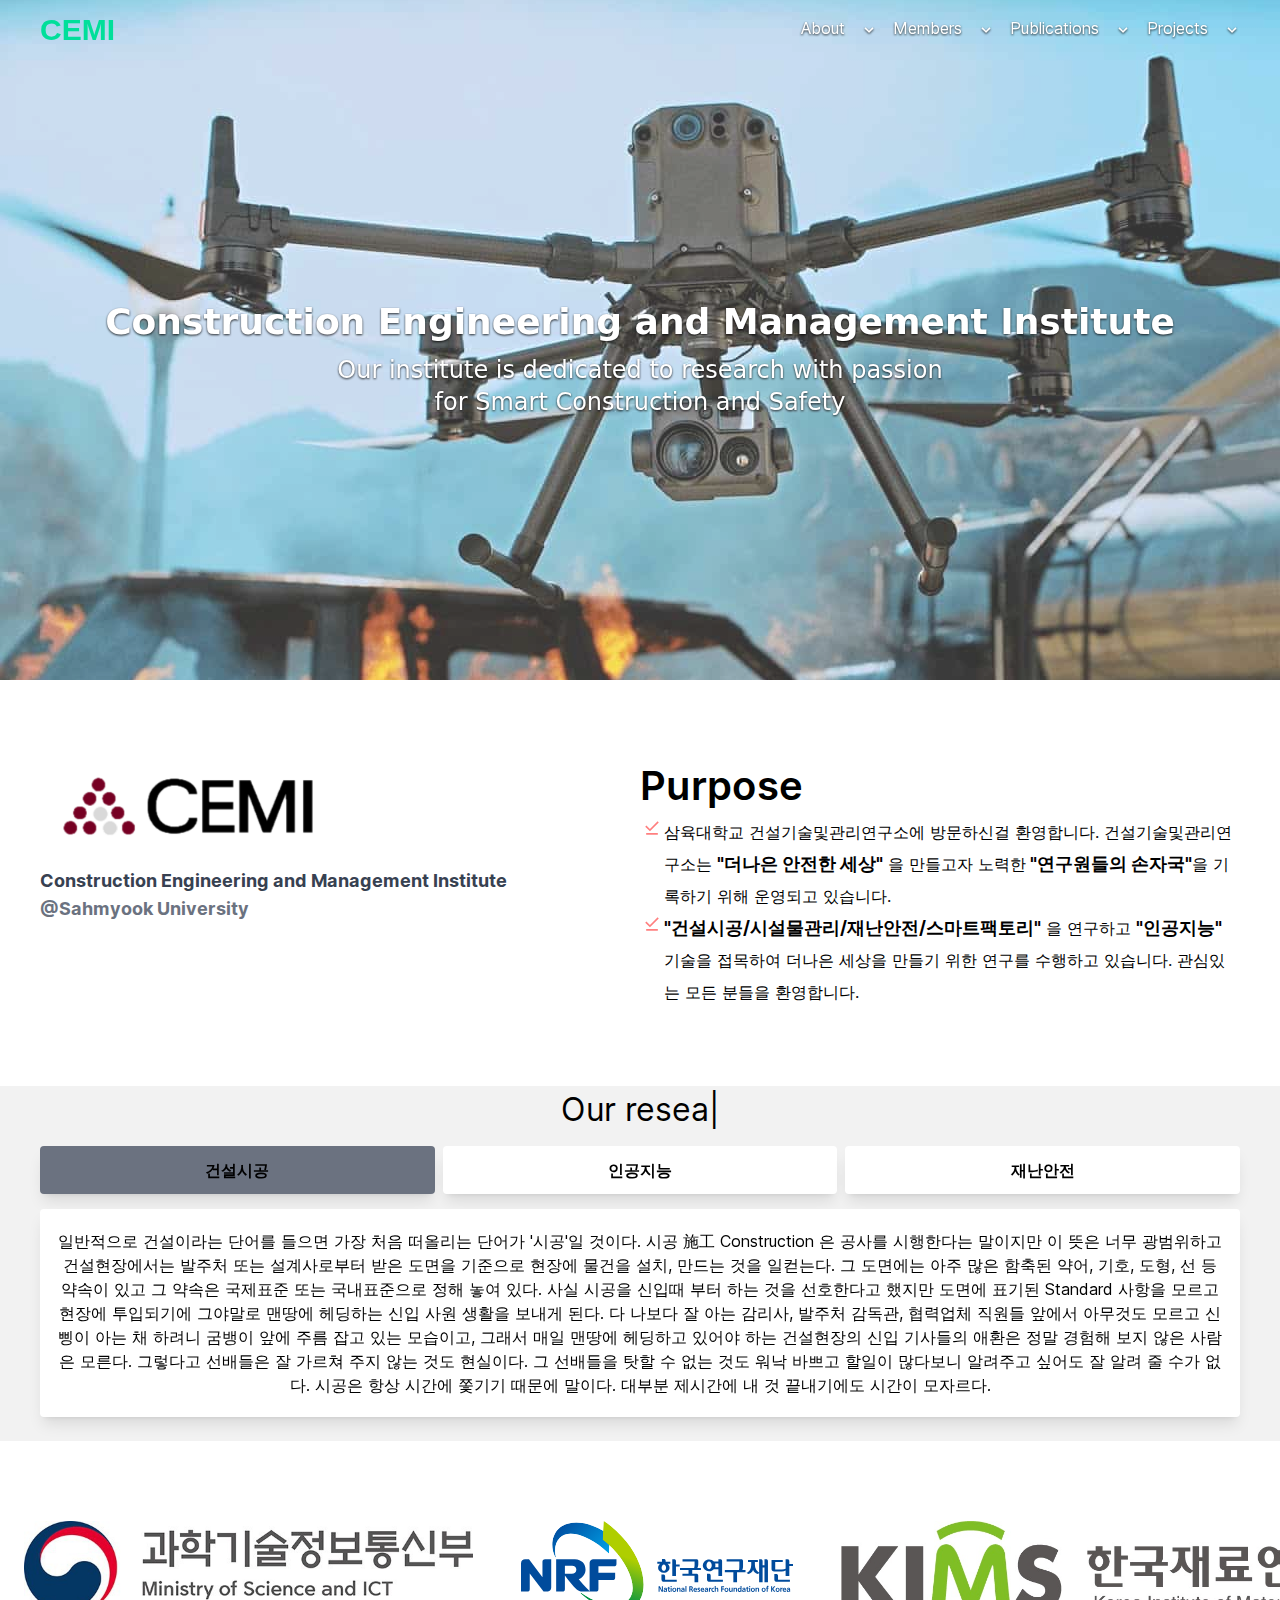
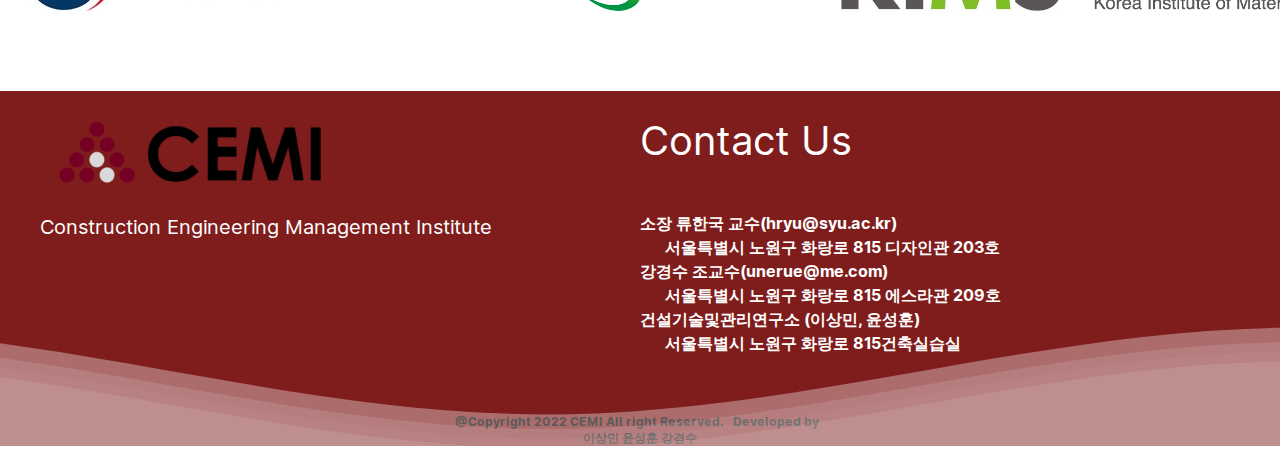
<file: index.html>
<!DOCTYPE html><html lang="en"><head><meta charSet="utf-8"/><meta name="viewport" content="width=device-width, initial-scale=1.0"/><meta name="viewport" content="width=device-width, initial-scale=1"/><link rel="preload" as="image" href="/img/dron.jpg "/><link rel="preload" as="image" href="/img/dogrobo.jpg"/><link rel="preload" as="image" href="/img/symembpage.png"/><link rel="preload" as="image" href="/img/fuck.jpg"/><link rel="preload" as="image" href="/img/logo.png"/><link rel="preload" as="image" href="/img/msit.jpg"/><link rel="preload" as="image" href="/img/nrf.svg"/><link rel="preload" as="image" href="/img/kims.jpg"/><link rel="preload" as="image" href="/img/taean.jpg"/><link rel="preload" as="image" href="/img/etri.jpg"/><link rel="stylesheet" href="/_next/static/css/1a4a8f7b0f66a4f4.css" crossorigin="" data-precedence="next"/><link rel="stylesheet" href="/_next/static/css/4df78f2cd73d6b26.css" crossorigin="" data-precedence="next"/><link rel="preload" as="script" fetchPriority="low" href="/_next/static/chunks/webpack-1514c084649e4e74.js" crossorigin=""/><script src="/_next/static/chunks/fd9d1056-060e28fd399a6c72.js" async="" crossorigin=""></script><script src="/_next/static/chunks/69-91e1543750eb1e09.js" async="" crossorigin=""></script><script src="/_next/static/chunks/main-app-00a1e0535857a575.js" async="" crossorigin=""></script><script src="/_next/static/chunks/775-ceb91acbdbe8c6f2.js" async=""></script><script src="/_next/static/chunks/138-d6e5e9c109586a2d.js" async=""></script><script src="/_next/static/chunks/438-75ce2f1d97972862.js" async=""></script><script src="/_next/static/chunks/639-1822eb7705467054.js" async=""></script><script src="/_next/static/chunks/app/page-c715e23884b468f6.js" async=""></script><script src="/_next/static/chunks/669-f6cde42ae3ebd832.js" async=""></script><script src="/_next/static/chunks/495-cbe67690b37759f7.js" async=""></script><script src="/_next/static/chunks/app/layout-b60022dc99c28c84.js" async=""></script><link rel="preload" as="image" href="/img/nemosys.jpg"/><link rel="preload" as="image" href="/img/kdata.jpg"/><link rel="preload" as="image" href="/img/CEMI_.png"/><link rel="icon" type="image/svg+xml" href="/logo.png"/><title>CEMI: 삼육대학교 건설기술및관리연구소</title><title>Create Next App</title><meta name="description" content="Generated by create next app"/><link rel="icon" href="/favicon.ico" type="image/x-icon" sizes="16x16"/><script src="/_next/static/chunks/polyfills-c67a75d1b6f99dc8.js" crossorigin="" noModule=""></script></head><body class="__className_aaf875"><div class="  "><div> <div class=" fixed w-[100%] top-0 flex justify-center text-white items-center mx-auto px-4 z-2  "><div class=" w-[600px] text-3xl font-bold  text-[#00df9a] xs:ml-[-22px] "><a class=" font-[arial] xs:ml-[22px]  text-3xl  " href="/">CEMI</a></div><div class="w-[600px] pl-[100px]  xs:hidden  cursor-pointer z-2 drop-shadow-[0_1.2px_1.2px_rgba(0,0,0,0.8)]"><div class="lg:float-right"><div class="dropdown group inline-block relative z-[1] "><button class="nav-menu inline-flex items-center duration-500 "><a class="m-4 max-lg:mb-4 " href="/pages/Awards/">About</a><svg class="fill-current h-4 w-4" xmlns="http://www.w3.org/2000/svg" viewBox="0 0 20 20"><path d="M9.293 12.95l.707.707L15.657 8l-1.414-1.414L10 10.828 5.757 6.586 4.343 8z"></path> </svg></button><div class="xs:ml-10"><ul class="hidden lg:left-[20%] lg:absolute lg:w-[90px] animate-slideTop2 lg:text-black bg-white group-hover:block group-hover: relative duration-500"><li class="  "><a class=" duration-500 border-b border-b-gray-300 text-center hover:bg-gray-400 hover:opacity-80 py-2 block whitespace-no-wrap" href="/pages/Awards">Awards</a><a class=" duration-500 border-b border-b-gray-300 text-center hover:bg-gray-400 hover:opacity-80 py-2 block whitespace-no-wrap" href="/pages/Album">Album</a></li></ul></div></div><div class="dropdown group inline-block relative z-[1] "><button class="nav-menu inline-flex items-center duration-500 "><a class="m-4 max-lg:mb-4 " href="/pages/Members/">Members</a><svg class="fill-current h-4 w-4" xmlns="http://www.w3.org/2000/svg" viewBox="0 0 20 20"><path d="M9.293 12.95l.707.707L15.657 8l-1.414-1.414L10 10.828 5.757 6.586 4.343 8z"></path> </svg></button><div class="xs:ml-10"><ul class="hidden lg:left-[20%] lg:absolute lg:w-[90px] animate-slideTop2 lg:text-black bg-white group-hover:block group-hover: relative duration-500"><li class="  "><a class=" duration-500 border-b border-b-gray-300 text-center hover:bg-gray-400 hover:opacity-80 py-2 block whitespace-no-wrap" href="/pages/Members">Members</a></li></ul></div></div><div class="dropdown group inline-block relative z-[1] "><button class="nav-menu inline-flex items-center duration-500 "><a class="m-4 max-lg:mb-4 " href="/pages/Publications/">Publications</a><svg class="fill-current h-4 w-4" xmlns="http://www.w3.org/2000/svg" viewBox="0 0 20 20"><path d="M9.293 12.95l.707.707L15.657 8l-1.414-1.414L10 10.828 5.757 6.586 4.343 8z"></path> </svg></button><div class="xs:ml-10"><ul class="hidden lg:left-[20%] lg:absolute lg:w-[90px] animate-slideTop2 lg:text-black bg-white group-hover:block group-hover: relative duration-500"><li class="  "><a class=" duration-500 border-b border-b-gray-300 text-center hover:bg-gray-400 hover:opacity-80 py-2 block whitespace-no-wrap" href="/pages/Publications">Papers</a><a class=" duration-500 border-b border-b-gray-300 text-center hover:bg-gray-400 hover:opacity-80 py-2 block whitespace-no-wrap" href="/pages/Patents">Patents</a></li></ul></div></div><div class="dropdown group inline-block relative z-[1] "><button class="nav-menu inline-flex items-center duration-500 "><a class="m-4 max-lg:mb-4 " href="/pages/Projects/">Projects</a><svg class="fill-current h-4 w-4" xmlns="http://www.w3.org/2000/svg" viewBox="0 0 20 20"><path d="M9.293 12.95l.707.707L15.657 8l-1.414-1.414L10 10.828 5.757 6.586 4.343 8z"></path> </svg></button><div class="xs:ml-10"><ul class="hidden lg:left-[20%] lg:absolute lg:w-[90px] animate-slideTop2 lg:text-black bg-white group-hover:block group-hover: relative duration-500"><li class="  "><a class=" duration-500 border-b border-b-gray-300 text-center hover:bg-gray-400 hover:opacity-80 py-2 block whitespace-no-wrap" href="/pages/Projects">Projects</a></li></ul></div></div></div></div><div class="block lg:hidden "><style data-emotion="css 14h0jh8">.css-14h0jh8{-webkit-user-select:none;-moz-user-select:none;-ms-user-select:none;user-select:none;width:1em;height:1em;display:inline-block;fill:currentColor;-webkit-flex-shrink:0;-ms-flex-negative:0;flex-shrink:0;-webkit-transition:fill 200ms cubic-bezier(0.4, 0, 0.2, 1) 0ms;transition:fill 200ms cubic-bezier(0.4, 0, 0.2, 1) 0ms;font-size:1.5rem;color:black;}</style><svg class="MuiSvgIcon-root MuiSvgIcon-fontSizeMedium cursor-pointer css-14h0jh8" focusable="false" aria-hidden="true" viewBox="0 0 24 24" data-testid="MenuIcon"><path d="M3 18h18v-2H3zm0-5h18v-2H3zm0-7v2h18V6z"></path></svg></div><div class="ease-in-out duration-500 w-[100%] fixed top-[-1000px] "><div class="mt-10 underline underline-offset-8 text-black flex flex-col "><hr/><div class="xs:w-[200px] xs:flex xs:flex-col "><div class="lg:float-right"><div class="dropdown group inline-block relative z-[1] "><button class="nav-menu inline-flex items-center duration-500 "><a class="m-4 max-lg:mb-4 " href="/pages/Awards/">About</a><svg class="fill-current h-4 w-4" xmlns="http://www.w3.org/2000/svg" viewBox="0 0 20 20"><path d="M9.293 12.95l.707.707L15.657 8l-1.414-1.414L10 10.828 5.757 6.586 4.343 8z"></path> </svg></button><div class="xs:ml-10"><ul class="hidden lg:left-[20%] lg:absolute lg:w-[90px] animate-slideTop2 lg:text-black bg-white group-hover:block group-hover: relative duration-500"><li class="  "><a class=" duration-500 border-b border-b-gray-300 text-center hover:bg-gray-400 hover:opacity-80 py-2 block whitespace-no-wrap" href="/pages/Awards">Awards</a><a class=" duration-500 border-b border-b-gray-300 text-center hover:bg-gray-400 hover:opacity-80 py-2 block whitespace-no-wrap" href="/pages/Album">Album</a></li></ul></div></div><div class="dropdown group inline-block relative z-[1] "><button class="nav-menu inline-flex items-center duration-500 "><a class="m-4 max-lg:mb-4 " href="/pages/Members/">Members</a><svg class="fill-current h-4 w-4" xmlns="http://www.w3.org/2000/svg" viewBox="0 0 20 20"><path d="M9.293 12.95l.707.707L15.657 8l-1.414-1.414L10 10.828 5.757 6.586 4.343 8z"></path> </svg></button><div class="xs:ml-10"><ul class="hidden lg:left-[20%] lg:absolute lg:w-[90px] animate-slideTop2 lg:text-black bg-white group-hover:block group-hover: relative duration-500"><li class="  "><a class=" duration-500 border-b border-b-gray-300 text-center hover:bg-gray-400 hover:opacity-80 py-2 block whitespace-no-wrap" href="/pages/Members">Members</a></li></ul></div></div><div class="dropdown group inline-block relative z-[1] "><button class="nav-menu inline-flex items-center duration-500 "><a class="m-4 max-lg:mb-4 " href="/pages/Publications/">Publications</a><svg class="fill-current h-4 w-4" xmlns="http://www.w3.org/2000/svg" viewBox="0 0 20 20"><path d="M9.293 12.95l.707.707L15.657 8l-1.414-1.414L10 10.828 5.757 6.586 4.343 8z"></path> </svg></button><div class="xs:ml-10"><ul class="hidden lg:left-[20%] lg:absolute lg:w-[90px] animate-slideTop2 lg:text-black bg-white group-hover:block group-hover: relative duration-500"><li class="  "><a class=" duration-500 border-b border-b-gray-300 text-center hover:bg-gray-400 hover:opacity-80 py-2 block whitespace-no-wrap" href="/pages/Publications">Papers</a><a class=" duration-500 border-b border-b-gray-300 text-center hover:bg-gray-400 hover:opacity-80 py-2 block whitespace-no-wrap" href="/pages/Patents">Patents</a></li></ul></div></div><div class="dropdown group inline-block relative z-[1] "><button class="nav-menu inline-flex items-center duration-500 "><a class="m-4 max-lg:mb-4 " href="/pages/Projects/">Projects</a><svg class="fill-current h-4 w-4" xmlns="http://www.w3.org/2000/svg" viewBox="0 0 20 20"><path d="M9.293 12.95l.707.707L15.657 8l-1.414-1.414L10 10.828 5.757 6.586 4.343 8z"></path> </svg></button><div class="xs:ml-10"><ul class="hidden lg:left-[20%] lg:absolute lg:w-[90px] animate-slideTop2 lg:text-black bg-white group-hover:block group-hover: relative duration-500"><li class="  "><a class=" duration-500 border-b border-b-gray-300 text-center hover:bg-gray-400 hover:opacity-80 py-2 block whitespace-no-wrap" href="/pages/Projects">Projects</a></li></ul></div></div></div></div></div></div></div></div><div class=""><div><div class=""><div class=" items-center   "><div class="slick-slider z-[-1] bg-white slick-initialized" dir="ltr"><div class="slick-list"><div class="slick-track" style="width:900%;left:-100%"><div data-index="0" class="slick-slide slick-active slick-current" tabindex="-1" aria-hidden="false" style="outline:none;width:11.11111111111111%;position:relative;left:0;opacity:1;z-index:999;transition:opacity 1200ms cubic-bezier(0.7, 0, 0.3, 1), visibility 1200ms cubic-bezier(0.7, 0, 0.3, 1)"><div><div tabindex="-1" style="width:100%;display:inline-block"><img class="w-full h-[680px] overflow-hidden opacity-[0.8] object-cover" src="/img/dron.jpg " alt=""/><div><h2 class="animate-slideTop absolute h-10 w-[100%] top-[40%] p-7 border-none rounded-md antialiased text-4xl text-center  text-white font-sans font-bold drop-shadow-[0_1.2px_1.2px_rgba(0,0,0,0.8)]">Construction Engineering and Management Institute<br/><div class="animate-slideTop3 mt-3 antialiased text-2xl font-thin"> <!-- -->Our institute is dedicated to research with passion<br/>for Smart Construction and Safety</div></h2></div></div></div></div><div data-index="1" class="slick-slide" tabindex="-1" aria-hidden="true" style="outline:none;width:11.11111111111111%;position:relative;left:-11px;opacity:0;z-index:998;transition:opacity 1200ms cubic-bezier(0.7, 0, 0.3, 1), visibility 1200ms cubic-bezier(0.7, 0, 0.3, 1)"><div><div tabindex="-1" style="width:100%;display:inline-block"><img class="w-full h-[680px] overflow-hidden opacity-[0.8] object-cover" src="/img/dogrobo.jpg" alt=""/><div><h2 class="animate-slideTop absolute h-10 w-[100%] top-[40%] p-7 border-none rounded-md antialiased text-4xl text-center  text-white font-sans font-bold drop-shadow-[0_1.2px_1.2px_rgba(0,0,0,0.8)]">Construction Engineering and Management Institute<br/><div class="  mt-3 antialiased text-2xl font-thin"> <!-- -->Our institute is dedicated to research with passion<br/>for Smart Construction and Safety</div></h2></div></div></div></div><div data-index="2" class="slick-slide" tabindex="-1" aria-hidden="true" style="outline:none;width:11.11111111111111%;position:relative;left:-22px;opacity:0;z-index:998;transition:opacity 1200ms cubic-bezier(0.7, 0, 0.3, 1), visibility 1200ms cubic-bezier(0.7, 0, 0.3, 1)"><div><div tabindex="-1" style="width:100%;display:inline-block"><img class="w-full h-[680px] overflow-hidden opacity-[0.7] object-cover" src="/img/symembpage.png" alt=""/><div><h2 class="animate-slideTop absolute h-10 w-[100%] top-[40%] p-7 border-none rounded-md antialiased text-4xl text-center  text-white font-sans font-bold drop-shadow-[0_1.2px_1.2px_rgba(0,0,0,0.8)]">Construction Engineering and Management Institute<br/><div class="  mt-3 antialiased text-2xl font-thin"> <!-- -->Our institute is dedicated to research with passion<br/>for Smart Construction and Safety</div></h2></div></div></div></div><div data-index="3" class="slick-slide" tabindex="-1" aria-hidden="true" style="outline:none;width:11.11111111111111%;position:relative;left:-33px;opacity:0;z-index:998;transition:opacity 1200ms cubic-bezier(0.7, 0, 0.3, 1), visibility 1200ms cubic-bezier(0.7, 0, 0.3, 1)"><div><div tabindex="-1" style="width:100%;display:inline-block"><img class="w-full h-[680px] overflow-hidden opacity-[0.8] object-cover" src="/img/fuck.jpg" alt=""/><div><h2 class="animate-slideTop absolute h-10 w-[100%] top-[40%] p-7 border-none rounded-md antialiased text-4xl text-center  text-white font-sans font-bold drop-shadow-[0_1.2px_1.2px_rgba(0,0,0,0.8)]">Construction Engineering and Management Institute<br/><div class="  mt-3 antialiased text-2xl font-thin"> <!-- -->Our institute is dedicated to research with passion<br/>for Smart Construction and Safety</div></h2></div></div></div></div></div></div></div></div><div class="lg:h-[396px] lg:pt-[70px] lg:w-[full] lg:w-[full] lg:justify-center lg:w-[100%] xs:w-[full] flex items-center bg-white xs:h-full lg:h-[400px] float-left xs:flex-col xs:devide-y xs:flex-col xs:devide-y xs:divide-dashed divide-red-800  "><div class="lg:w-[600px] lg:h-[100%] "><div class="xs:w-[full] xs:m-4 xs:float-left "><img src="/img/logo.png" alt="" class="w-[300px]  "/><div class="text-black mt-1 text-lg  "><div class="font-bold text-gray-700 ">Construction Engineering and Management Institute</div><div class="font-bold text-gray-500">@Sahmyook University</div></div></div></div><div class="lg:w-[600px] lg:h-[100%] flex-row xs:h-[100%]  xs:w-[full] xs:m-4"><div class="text-black font-semibold text-[40px]  ">Purpose</div><div class="flex text-black  overflow-hidden list-disc text-base not-italic font-KoPubDotum"><style data-emotion="css 1woxao5">.css-1woxao5{-webkit-user-select:none;-moz-user-select:none;-ms-user-select:none;user-select:none;width:1em;height:1em;display:inline-block;fill:currentColor;-webkit-flex-shrink:0;-ms-flex-negative:0;flex-shrink:0;-webkit-transition:fill 200ms cubic-bezier(0.4, 0, 0.2, 1) 0ms;transition:fill 200ms cubic-bezier(0.4, 0, 0.2, 1) 0ms;font-size:1.5rem;color:red;opacity:0.5;padding:2px;}</style><svg class="MuiSvgIcon-root MuiSvgIcon-fontSizeMedium css-1woxao5" focusable="false" aria-hidden="true" viewBox="0 0 24 24" data-testid="DownloadDoneIcon"><path d="M20.13 5.41 18.72 4l-9.19 9.19-4.25-4.24-1.41 1.41 5.66 5.66zM5 18h14v2H5z"></path></svg><p class="leading-loose">삼육대학교 건설기술및관리연구소에 방문하신걸 환영합니다. 건설기술및관리연구소는<!-- --> <b class="font-bold text-lg ">&quot;더나은 안전한 세상&quot;</b> 을 만들고자 노력한<b class="font-bold text-lg"> &quot;연구원들의 손자국&quot;</b>을 기록하기 위해 운영되고 있습니다.</p></div><div class="flex text-black overflow-hiddn list-disc text-base not-italic font-KoPubDotum "><style data-emotion="css 1woxao5">.css-1woxao5{-webkit-user-select:none;-moz-user-select:none;-ms-user-select:none;user-select:none;width:1em;height:1em;display:inline-block;fill:currentColor;-webkit-flex-shrink:0;-ms-flex-negative:0;flex-shrink:0;-webkit-transition:fill 200ms cubic-bezier(0.4, 0, 0.2, 1) 0ms;transition:fill 200ms cubic-bezier(0.4, 0, 0.2, 1) 0ms;font-size:1.5rem;color:red;opacity:0.5;padding:2px;}</style><svg class="MuiSvgIcon-root MuiSvgIcon-fontSizeMedium css-1woxao5" focusable="false" aria-hidden="true" viewBox="0 0 24 24" data-testid="DownloadDoneIcon"><path d="M20.13 5.41 18.72 4l-9.19 9.19-4.25-4.24-1.41 1.41 5.66 5.66zM5 18h14v2H5z"></path></svg><div class="leading-loose"><b class="text-lg font-bold">&quot;건설시공/시설물관리/재난안전/스마트팩토리&quot;</b> <!-- -->을 연구하고 <b class="text-lg font-bold">&quot;인공지능&quot;</b> <!-- -->기술을 접목하여 더나은 세상을 만들기 위한 연구를 수행하고 있습니다. 관심있는 모든 분들을 환영합니다.</div></div></div></div><div class=" justify-center bg-[#f2f2f2] lg:w-[100%] xs:w-[100%] h-[100%] flex  z-[-1] "><div class="lg:w-[1200px]  h-[100%] text-center   "><span style="font-size:2em;display:inline-block" class="index-module_type__E-SaG lg:w-[1200px] "></span><div class="relative w-[100%] z-[0] "><div class=""><div class="flex flex-wrap xs:m-4"><div class="w-full"><ul class="flex mb-0 list-none flex-wrap pt-3 pb-4 flex-row" role="tablist"><li class="-mb-px mr-2 last:mr-0 flex-auto text-center"><a class="text-md font-bold uppercase px-5 py-3 shadow-lg rounded block leading-normal  text-black bg-gray-500 animate-pulse duration-75" data-toggle="tab" href="#link1" role="tablist">건설시공</a></li><li class="-mb-px mr-2 last:mr-0 flex-auto text-center"><a class="text-md font-bold uppercase px-5 py-3 shadow-lg rounded block leading-normaltext-black-600 bg-white" data-toggle="tab" href="#link2" role="tablist">인공지능</a></li><li class="-mb-px mr-2 last:mr-0 flex-auto text-center"><a class="text-md font-bold uppercase px-5 py-3 shadow-lg rounded block leading-normal text-black-600 bg-white duration-75 " data-toggle="tab" href="#link3" role="tablist">재난안전</a></li></ul><div class="relative flex flex-col min-w-0 break-words bg-white w-full mb-6 shadow-lg rounded"><div class="px-4 py-5 flex-auto"><div class="tab-content tab-space"><div class="block" id="link1"><p>일반적으로 건설이라는 단어를 들으면 가장 처음 떠올리는 단어가 &#x27;시공&#x27;일 것이다. 시공 施工 Construction 은 공사를 시행한다는 말이지만 이 뜻은 너무 광범위하고 건설현장에서는 발주처 또는 설계사로부터 받은 도면을 기준으로 현장에 물건을 설치, 만드는 것을 일컫는다. 그 도면에는 아주 많은 함축된 약어, 기호, 도형, 선 등 약속이 있고 그 약속은 국제표준 또는 국내표준으로 정해 놓여 있다. 사실 시공을 신입때 부터 하는 것을 선호한다고 했지만 도면에 표기된 Standard 사항을 모르고 현장에 투입되기에 그야말로 맨땅에 헤딩하는 신입 사원 생활을 보내게 된다. 다 나보다 잘 아는 감리사, 발주처 감독관, 협력업체 직원들 앞에서 아무것도 모르고 신삥이 아는 채 하려니 굼뱅이 앞에 주름 잡고 있는 모습이고, 그래서 매일 맨땅에 헤딩하고 있어야 하는 건설현장의 신입 기사들의 애환은 정말 경험해 보지 않은 사람은 모른다. 그렇다고 선배들은 잘 가르쳐 주지 않는 것도 현실이다. 그 선배들을 탓할 수 없는 것도 워낙 바쁘고 할일이 많다보니 알려주고 싶어도 잘 알려 줄 수가 없다. 시공은 항상 시간에 쫓기기 때문에 말이다. 대부분 제시간에 내 것 끝내기에도 시간이 모자르다.</p></div><div class="hidden" id="link2"><p>인공지능(人工智能) 또는 AI(영어: artificial intelligence, AI)는 인간의 학습능력, 추론능력, 지각능력을 인공적으로 구현하려는 컴퓨터 과학의 세부분야 중 하나이다. 정보공학 분야에 있어 하나의 인프라 기술이기도 하다. 인간을 포함한 동물이 갖고 있는 지능 즉, natural intelligence와는 다른 개념이다. 인간의 지능을 모방한 기능을 갖춘 컴퓨터 시스템이며, 인간의 지능을 기계 등에 인공적으로 시연(구현)한 것이다. 일반적으로 범용 컴퓨터에 적용한다고 가정한다. 이 용어는 또한 그와 같은 지능을 만들 수 있는 방법론이나 실현 가능성 등을 연구하는 과학 기술 분야를 지칭하기도 한다.</p></div><div class="hidden" id="link3"><p>사전에서는 &#x27;뜻밖의 불행한 일, 액화(厄禍), 화해(禍害)&#x27;라고 말하며, 학문적으로는 다양한 이론이 나타나고 있다. 災難(disaster)이라는 용어는 원래 별의 불길한 모습을 상징하는 라틴어에서 유래한 것으로 &#x27;하늘로부터 비롯된 인간의 통제가 불가능한 해로운 영향&#x27;으로 풀이한다. 재난(disaster)의 어원을 분석하면, dis는 어원상 분리, 파괴, 불일치의 뜻이며, aster는 라틴어로 astrum 또는 star라는 것을 의미한다.과거의 재난(Disaster)은 홍수, 지진과 같은 대규모의 천재인 자연 재난를 지칭하는 것이었으나, 현대사회에 들어와서는 대규모의 인위적 사고의 결과가 자연재난를 능가함에 따라 &#x27;Disaster&#x27;는 자연 재난와 사회재난을 포괄하는 개념으로 사용되고 있다. 재난(Disaster)은 일반적으로 중앙과 지방정부의 일상적인 절차나 지원을 통하여 관리될 수 없는 심각한 대규모의 사망자, 부상자, 재산 손실을 발생시키는 것으로 보통 예측 가능성이 없이 갑작스럽게 발생하는 것이 특징이다. 우리나라는 &#x27;Disaster&#x27;를 사회재난·자연재난(재난및안전관리기본법,자연재해대책법), 민방위사태(민방위기본법)의 3원적 개념으로 분리 사용하고 있다. 미국의 연방재난관리청(FEMA)의「災難」개념 : 통상적으로 사망과 상해, 재산피해를 가져오고 일상적인 절차나 정부의 자원으로는 관리할 수 없는 심각하고 규모가 큰 사건으로, 보통 돌발적으로 일어나기 때문에 정부와 민간조직이 인간의 기본적 수요를 충족시키고 복구를 신속하게 하고자 할 때 즉각적, 체계적, 효과적인 대처를 하여야 하는 사건</p></div></div></div></div></div></div></div></div></div></div><div class="bg-white flex flex-row justify-center items-center h-[250px] overflow-hidden"><div class="flex flex-row animate-slider"><img class="h-[90px] pl-6 pr-6 " src="/img/msit.jpg" alt=""/><img class="h-[90px] pl-6 pr-6" src="/img/nrf.svg" alt=""/><img class="h-[90px] pl-6 pr-6" src="/img/kims.jpg" alt=""/><img class="h-[90px] pl-6 pr-6" src="/img/taean.jpg" alt=""/><img class="h-[90px] pl-6 pr-6" src="/img/etri.jpg" alt=""/><img class="h-[90px] pl-6 pr-6" src="/img/nemosys.jpg" alt=""/><img class="h-[90px] pl-6 pr-6" src="/img/kdata.jpg" alt=""/><img class="h-[90px] pl-6 pr-6 " src="/img/msit.jpg" alt=""/><img class="h-[90px] pl-6 pr-6" src="/img/nrf.svg" alt=""/><img class="h-[90px] pl-6 pr-6" src="/img/kims.jpg" alt=""/><img class="h-[90px] pl-6 pr-6" src="/img/taean.jpg" alt=""/><img class="h-[90px] pl-6 pr-6" src="/img/etri.jpg" alt=""/><img class="h-[90px] pl-6 pr-6" src="/img/nemosys.jpg" alt=""/><img class="h-[90px] pl-6 pr-6" src="/img/kdata.jpg" alt=""/><img class="h-[90px] pl-6 pr-6 " src="/img/msit.jpg" alt=""/><img class="h-[90px] pl-6 pr-6" src="/img/nrf.svg" alt=""/><img class="h-[90px] pl-6 pr-6" src="/img/kims.jpg" alt=""/><img class="h-[90px] pl-6 pr-6" src="/img/taean.jpg" alt=""/><img class="h-[90px] pl-6 pr-6" src="/img/etri.jpg" alt=""/><img class="h-[90px] pl-6 pr-6" src="/img/nemosys.jpg" alt=""/><img class="h-[90px] pl-6 pr-6" src="/img/kdata.jpg" alt=""/></div></div></div></div></div></div><div class="lg:w-[full] lg:h-[355px] lg:mx-auto  flex z-[0] items-center justify-center bg-red-900 w-[100%] bottom-0 h-[100%] float-left relative pb-8 "><div class="lg:w-[600px] lg:h-[323px] xs:m-4"><div class=""><img src="/img/CEMI_.png" alt="" class="xs:w-[30%] lg:w-[300px]  "/><div class="lg:hidden text-white mt-4 overflow-hidden xs:text-xs md:hidden "><li class=""><b>소장 류한국 교수(hryu@syu.ac.kr)</b><br/>     <b>서울특별시 노원구 화랑로 815 디자인관 203호</b></li><li class=""><b>강경수 조교수(unerue@me.com)</b><br/>     <b>서울특별시 노원구 화랑로 815 에스라관 209호</b></li><li class=""><b>건설기술및관리연구소 (이상민, 윤성훈) </b><br/>     <b>서울특별시 노원구 화랑로 815건축실습실</b></li></div></div><div class="text-white text-[20px] mt-2 xs:hidden">Construction Engineering Management Institute</div></div><div class=" lg:w-[600px]  lg:h-[323px] xs:hidden"><div class="mt-[20px] text-white text-[40px] ">Contact Us</div><div class=" text-white overflow-hidden  xs:text-xs xs:hidden mt-10 "><li class=""><b>소장 류한국 교수(hryu@syu.ac.kr)</b><br/>     <b>서울특별시 노원구 화랑로 815 디자인관 203호</b></li><li class=""><b>강경수 조교수(unerue@me.com)</b><br/>     <b>서울특별시 노원구 화랑로 815 에스라관 209호</b></li><li class=""><b>건설기술및관리연구소 (이상민, 윤성훈) </b><br/>     <b>서울특별시 노원구 화랑로 815건축실습실</b></li></div></div><div class=" absolute bottom-0 w-full text-center text-xs font-bold  ">@Copyright 2022 CEMI All right Reserved.   Developed by  <br/>이상민 윤성훈 강경수 </div><div class="absolute  bottom-[0] w-full opacity-50   "><div><div class=" h-[30%]"><div class=""><svg class="waves" xmlns="http://www.w3.org/2000/svg" xmlns:xlink="http://www.w3.org/1999/xlink" viewBox="0 24 150 28" preserveAspectRatio="none" shape-rendering="auto"><defs><path id="gentle-wave" d="M-160 44c30 0 58-18 88-18s 58 18 88 18 58-18 88-18 58 18 88 18 v44h-352z"></path></defs><g class="parallax"><use xlink:href="#gentle-wave" x="48" y="0" fill="rgba(255,255,255,0.7"></use><use xlink:href="#gentle-wave" x="48" y="3" fill="rgba(255,255,255,0.5)"></use><use xlink:href="#gentle-wave" x="48" y="5" fill="rgba(255,255,255,0.3)"></use><use xlink:href="#gentle-wave" x="48" y="7" fill="#fff"></use></g></svg></div></div></div></div></div><script src="/_next/static/chunks/webpack-1514c084649e4e74.js" crossorigin="" async=""></script><script>(self.__next_f=self.__next_f||[]).push([0]);self.__next_f.push([2,null])</script><script>self.__next_f.push([1,"1:HL[\"/_next/static/css/1a4a8f7b0f66a4f4.css\",\"style\",{\"crossOrigin\":\"\"}]\n0:\"$L2\"\n"])</script><script>self.__next_f.push([1,"3:HL[\"/_next/static/css/4df78f2cd73d6b26.css\",\"style\",{\"crossOrigin\":\"\"}]\n"])</script><script>self.__next_f.push([1,"4:I[47690,[],\"\"]\n6:I[49957,[\"775\",\"static/chunks/775-ceb91acbdbe8c6f2.js\",\"138\",\"static/chunks/138-d6e5e9c109586a2d.js\",\"438\",\"static/chunks/438-75ce2f1d97972862.js\",\"639\",\"static/chunks/639-1822eb7705467054.js\",\"931\",\"static/chunks/app/page-c715e23884b468f6.js\"],\"\"]\n7:I[77445,[\"775\",\"static/chunks/775-ceb91acbdbe8c6f2.js\",\"669\",\"static/chunks/669-f6cde42ae3ebd832.js\",\"495\",\"static/chunks/495-cbe67690b37759f7.js\",\"185\",\"static/chunks/app/layout-b60022dc99c28c84.js\"],\"\"]\n8:I[5613,[],\"\"]\n9:I[31778,[],\"\"]\nb:I["])</script><script>self.__next_f.push([1,"48955,[],\"\"]\nc:[]\n"])</script><script>self.__next_f.push([1,"2:[[[\"$\",\"link\",\"0\",{\"rel\":\"stylesheet\",\"href\":\"/_next/static/css/1a4a8f7b0f66a4f4.css\",\"precedence\":\"next\",\"crossOrigin\":\"\"}]],[\"$\",\"$L4\",null,{\"buildId\":\"VIqNjVZGUTTCyN1bI9qEs\",\"assetPrefix\":\"\",\"initialCanonicalUrl\":\"/\",\"initialTree\":[\"\",{\"children\":[\"__PAGE__\",{}]},\"$undefined\",\"$undefined\",true],\"initialSeedData\":[\"\",{\"children\":[\"__PAGE__\",{},[\"$L5\",[\"$\",\"div\",null,{\"className\":\"\",\"children\":[\"$\",\"$L6\",null,{}]}],null]]},[null,[\"$\",\"html\",null,{\"lang\":\"en\",\"children\":[[\"$\",\"head\",null,{\"children\":[[\"$\",\"link\",null,{\"rel\":\"icon\",\"type\":\"image/svg+xml\",\"href\":\"/logo.png\"}],[\"$\",\"meta\",null,{\"name\":\"viewport\",\"content\":\"width=device-width, initial-scale=1.0\"}],[\"$\",\"title\",null,{\"children\":\"CEMI: 삼육대학교 건설기술및관리연구소\"}]]}],[\"$\",\"body\",null,{\"className\":\"__className_aaf875\",\"children\":[[\"$\",\"div\",null,{\"className\":\"  \",\"children\":[[\"$\",\"$L7\",null,{}],[\"$\",\"$L8\",null,{\"parallelRouterKey\":\"children\",\"segmentPath\":[\"children\"],\"loading\":\"$undefined\",\"loadingStyles\":\"$undefined\",\"loadingScripts\":\"$undefined\",\"hasLoading\":false,\"error\":\"$undefined\",\"errorStyles\":\"$undefined\",\"errorScripts\":\"$undefined\",\"template\":[\"$\",\"$L9\",null,{}],\"templateStyles\":\"$undefined\",\"templateScripts\":\"$undefined\",\"notFound\":[[\"$\",\"title\",null,{\"children\":\"404: This page could not be found.\"}],[\"$\",\"div\",null,{\"style\":{\"fontFamily\":\"system-ui,\\\"Segoe UI\\\",Roboto,Helvetica,Arial,sans-serif,\\\"Apple Color Emoji\\\",\\\"Segoe UI Emoji\\\"\",\"height\":\"100vh\",\"textAlign\":\"center\",\"display\":\"flex\",\"flexDirection\":\"column\",\"alignItems\":\"center\",\"justifyContent\":\"center\"},\"children\":[\"$\",\"div\",null,{\"children\":[[\"$\",\"style\",null,{\"dangerouslySetInnerHTML\":{\"__html\":\"body{color:#000;background:#fff;margin:0}.next-error-h1{border-right:1px solid rgba(0,0,0,.3)}@media (prefers-color-scheme:dark){body{color:#fff;background:#000}.next-error-h1{border-right:1px solid rgba(255,255,255,.3)}}\"}}],[\"$\",\"h1\",null,{\"className\":\"next-error-h1\",\"style\":{\"display\":\"inline-block\",\"margin\":\"0 20px 0 0\",\"padding\":\"0 23px 0 0\",\"fontSize\":24,\"fontWeight\":500,\"verticalAlign\":\"top\",\"lineHeight\":\"49px\"},\"children\":\"404\"}],[\"$\",\"div\",null,{\"style\":{\"display\":\"inline-block\"},\"children\":[\"$\",\"h2\",null,{\"style\":{\"fontSize\":14,\"fontWeight\":400,\"lineHeight\":\"49px\",\"margin\":0},\"children\":\"This page could not be found.\"}]}]]}]}]],\"notFoundStyles\":[],\"styles\":[[\"$\",\"link\",\"0\",{\"rel\":\"stylesheet\",\"href\":\"/_next/static/css/4df78f2cd73d6b26.css\",\"precedence\":\"next\",\"crossOrigin\":\"\"}]]}]]}],[\"$\",\"div\",null,{\"className\":\"lg:w-[full] lg:h-[355px] lg:mx-auto  flex z-[0] items-center justify-center bg-red-900 w-[100%] bottom-0 h-[100%] float-left relative pb-8 \",\"children\":[[\"$\",\"div\",null,{\"className\":\"lg:w-[600px] lg:h-[323px] xs:m-4\",\"children\":[[\"$\",\"div\",null,{\"className\":\"\",\"children\":[[\"$\",\"img\",null,{\"src\":\"/img/CEMI_.png\",\"alt\":\"\",\"className\":\"xs:w-[30%] lg:w-[300px]  \"}],[\"$\",\"div\",null,{\"className\":\"lg:hidden text-white mt-4 overflow-hidden xs:text-xs md:hidden \",\"children\":[[\"$\",\"li\",null,{\"className\":\"\",\"children\":[[\"$\",\"b\",null,{\"children\":\"소장 류한국 교수(hryu@syu.ac.kr)\"}],[\"$\",\"br\",null,{}],\"     \",[\"$\",\"b\",null,{\"children\":\"서울특별시 노원구 화랑로 815 디자인관 203호\"}]]}],[\"$\",\"li\",null,{\"className\":\"\",\"children\":[[\"$\",\"b\",null,{\"children\":\"강경수 조교수(unerue@me.com)\"}],[\"$\",\"br\",null,{}],\"     \",[\"$\",\"b\",null,{\"children\":\"서울특별시 노원구 화랑로 815 에스라관 209호\"}]]}],[\"$\",\"li\",null,{\"className\":\"\",\"children\":[[\"$\",\"b\",null,{\"children\":\"건설기술및관리연구소 (이상민, 윤성훈) \"}],[\"$\",\"br\",null,{}],\"     \",[\"$\",\"b\",null,{\"children\":\"서울특별시 노원구 화랑로 815건축실습실\"}]]}]]}]]}],[\"$\",\"div\",null,{\"className\":\"text-white text-[20px] mt-2 xs:hidden\",\"children\":\"Construction Engineering Management Institute\"}]]}],[\"$\",\"div\",null,{\"className\":\" lg:w-[600px]  lg:h-[323px] xs:hidden\",\"children\":[[\"$\",\"div\",null,{\"className\":\"mt-[20px] text-white text-[40px] \",\"children\":\"Contact Us\"}],[\"$\",\"div\",null,{\"className\":\" text-white overflow-hidden  xs:text-xs xs:hidden mt-10 \",\"children\":[[\"$\",\"li\",null,{\"className\":\"\",\"children\":[[\"$\",\"b\",null,{\"children\":\"소장 류한국 교수(hryu@syu.ac.kr)\"}],[\"$\",\"br\",null,{}],\"     \",[\"$\",\"b\",null,{\"children\":\"서울특별시 노원구 화랑로 815 디자인관 203호\"}]]}],[\"$\",\"li\",null,{\"className\":\"\",\"children\":[[\"$\",\"b\",null,{\"children\":\"강경수 조교수(unerue@me.com)\"}],[\"$\",\"br\",null,{}],\"     \",[\"$\",\"b\",null,{\"children\":\"서울특별시 노원구 화랑로 815 에스라관 209호\"}]]}],[\"$\",\"li\",null,{\"className\":\"\",\"children\":[[\"$\",\"b\",null,{\"children\":\"건설기술및관리연구소 (이상민, 윤성훈) \"}],[\"$\",\"br\",null,{}],\"     \",[\"$\",\"b\",null,{\"children\":\"서울특별시 노원구 화랑로 815건축실습실\"}]]}]]}]]}],[\"$\",\"div\",null,{\"className\":\" absolute bottom-0 w-full text-center text-xs font-bold  \",\"children\":[\"@Copyright 2022 CEMI All right Reserved.   Developed by  \",[\"$\",\"br\",null,{}],\"이상민 윤성훈 강경수 \"]}],[\"$\",\"div\",null,{\"className\":\"absolute  bottom-[0] w-full opacity-50   \",\"children\":[\"$\",\"div\",null,{\"children\":[\"$\",\"div\",null,{\"className\":\" h-[30%]\",\"children\":[\"$\",\"div\",null,{\"className\":\"\",\"children\":[\"$\",\"svg\",null,{\"className\":\"waves\",\"xmlns\":\"http://www.w3.org/2000/svg\",\"xmlnsXlink\":\"http://www.w3.org/1999/xlink\",\"viewBox\":\"0 24 150 28\",\"preserveAspectRatio\":\"none\",\"shapeRendering\":\"auto\",\"children\":[[\"$\",\"defs\",null,{\"children\":[\"$\",\"path\",null,{\"id\":\"gentle-wave\",\"d\":\"M-160 44c30 0 58-18 88-18s 58 18 88 18 58-18 88-18 58 18 88 18 v44h-352z\"}]}],[\"$\",\"g\",null,{\"className\":\"parallax\",\"children\":[[\"$\",\"use\",null,{\"xlinkHref\":\"#gentle-wave\",\"x\":\"48\",\"y\":\"0\",\"fill\":\"rgba(255,255,255,0.7\"}],[\"$\",\"use\",null,{\"xlinkHref\":\"#gentle-wave\",\"x\":\"48\",\"y\":\"3\",\"fill\":\"rgba(255,255,255,0.5)\"}],[\"$\",\"use\",null,{\"xlinkHref\":\"#gentle-wave\",\"x\":\"48\",\"y\":\"5\",\"fill\":\"rgba(255,255,255,0.3)\"}],[\"$\",\"use\",null,{\"xlinkHref\":\"#gentle-wave\",\"x\":\"48\",\"y\":\"7\",\"fill\":\"#fff\"}]]}]]}]}]}]}]}]]}]]}]]}],null]],\"initialHead\":[false,\"$La\"],\"globalErrorComponent\":\"$b\",\"missingSlots\":\"$Wc\"}]]\n"])</script><script>self.__next_f.push([1,"a:[[\"$\",\"meta\",\"0\",{\"name\":\"viewport\",\"content\":\"width=device-width, initial-scale=1\"}],[\"$\",\"meta\",\"1\",{\"charSet\":\"utf-8\"}],[\"$\",\"title\",\"2\",{\"children\":\"Create Next App\"}],[\"$\",\"meta\",\"3\",{\"name\":\"description\",\"content\":\"Generated by create next app\"}],[\"$\",\"link\",\"4\",{\"rel\":\"icon\",\"href\":\"/favicon.ico\",\"type\":\"image/x-icon\",\"sizes\":\"16x16\"}]]\n5:null\n"])</script><script>self.__next_f.push([1,""])</script></body></html>
</file>
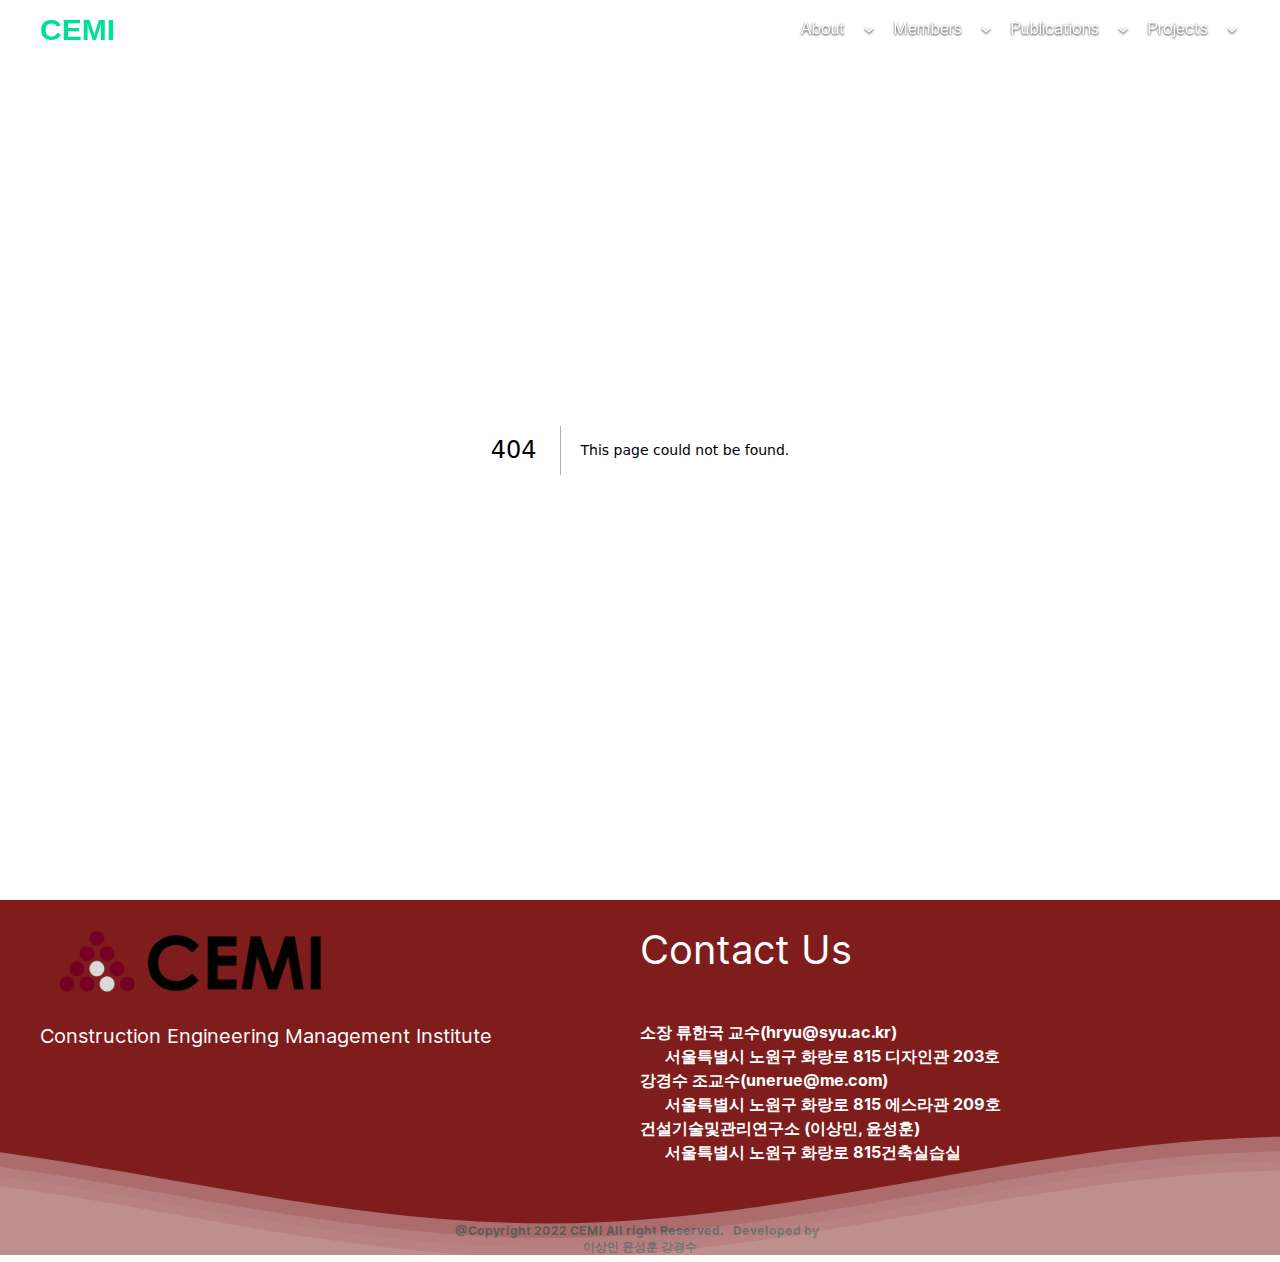
<file: 404/index.html>
<!DOCTYPE html><html lang="en"><head><meta charSet="utf-8"/><meta name="viewport" content="width=device-width, initial-scale=1.0"/><meta name="viewport" content="width=device-width, initial-scale=1"/><link rel="preload" as="image" href="/img/CEMI_.png"/><link rel="stylesheet" href="/_next/static/css/1a4a8f7b0f66a4f4.css" crossorigin="" data-precedence="next"/><link rel="preload" as="script" fetchPriority="low" href="/_next/static/chunks/webpack-1514c084649e4e74.js" crossorigin=""/><script src="/_next/static/chunks/fd9d1056-060e28fd399a6c72.js" async="" crossorigin=""></script><script src="/_next/static/chunks/69-91e1543750eb1e09.js" async="" crossorigin=""></script><script src="/_next/static/chunks/main-app-00a1e0535857a575.js" async="" crossorigin=""></script><script src="/_next/static/chunks/775-ceb91acbdbe8c6f2.js" async=""></script><script src="/_next/static/chunks/669-f6cde42ae3ebd832.js" async=""></script><script src="/_next/static/chunks/495-cbe67690b37759f7.js" async=""></script><script src="/_next/static/chunks/app/layout-b60022dc99c28c84.js" async=""></script><link rel="icon" type="image/svg+xml" href="/logo.png"/><title>CEMI: 삼육대학교 건설기술및관리연구소</title><title>404: This page could not be found.</title><title>Create Next App</title><meta name="description" content="Generated by create next app"/><script src="/_next/static/chunks/polyfills-c67a75d1b6f99dc8.js" crossorigin="" noModule=""></script></head><body class="__className_aaf875"><div class="  "><div> <div class=" fixed w-[100%] top-0 flex justify-center text-white items-center mx-auto px-4 z-2  "><div class=" w-[600px] text-3xl font-bold  text-[#00df9a] xs:ml-[-22px] "><a class=" font-[arial] xs:ml-[22px]  text-3xl  " href="/">CEMI</a></div><div class="w-[600px] pl-[100px]  xs:hidden  cursor-pointer z-2 drop-shadow-[0_1.2px_1.2px_rgba(0,0,0,0.8)]"><div class="lg:float-right"><div class="dropdown group inline-block relative z-[1] "><button class="nav-menu inline-flex items-center duration-500 "><a class="m-4 max-lg:mb-4 " href="/pages/Awards/">About</a><svg class="fill-current h-4 w-4" xmlns="http://www.w3.org/2000/svg" viewBox="0 0 20 20"><path d="M9.293 12.95l.707.707L15.657 8l-1.414-1.414L10 10.828 5.757 6.586 4.343 8z"></path> </svg></button><div class="xs:ml-10"><ul class="hidden lg:left-[20%] lg:absolute lg:w-[90px] animate-slideTop2 lg:text-black bg-white group-hover:block group-hover: relative duration-500"><li class="  "><a class=" duration-500 border-b border-b-gray-300 text-center hover:bg-gray-400 hover:opacity-80 py-2 block whitespace-no-wrap" href="/pages/Awards">Awards</a><a class=" duration-500 border-b border-b-gray-300 text-center hover:bg-gray-400 hover:opacity-80 py-2 block whitespace-no-wrap" href="/pages/Album">Album</a></li></ul></div></div><div class="dropdown group inline-block relative z-[1] "><button class="nav-menu inline-flex items-center duration-500 "><a class="m-4 max-lg:mb-4 " href="/pages/Members/">Members</a><svg class="fill-current h-4 w-4" xmlns="http://www.w3.org/2000/svg" viewBox="0 0 20 20"><path d="M9.293 12.95l.707.707L15.657 8l-1.414-1.414L10 10.828 5.757 6.586 4.343 8z"></path> </svg></button><div class="xs:ml-10"><ul class="hidden lg:left-[20%] lg:absolute lg:w-[90px] animate-slideTop2 lg:text-black bg-white group-hover:block group-hover: relative duration-500"><li class="  "><a class=" duration-500 border-b border-b-gray-300 text-center hover:bg-gray-400 hover:opacity-80 py-2 block whitespace-no-wrap" href="/pages/Members">Members</a></li></ul></div></div><div class="dropdown group inline-block relative z-[1] "><button class="nav-menu inline-flex items-center duration-500 "><a class="m-4 max-lg:mb-4 " href="/pages/Publications/">Publications</a><svg class="fill-current h-4 w-4" xmlns="http://www.w3.org/2000/svg" viewBox="0 0 20 20"><path d="M9.293 12.95l.707.707L15.657 8l-1.414-1.414L10 10.828 5.757 6.586 4.343 8z"></path> </svg></button><div class="xs:ml-10"><ul class="hidden lg:left-[20%] lg:absolute lg:w-[90px] animate-slideTop2 lg:text-black bg-white group-hover:block group-hover: relative duration-500"><li class="  "><a class=" duration-500 border-b border-b-gray-300 text-center hover:bg-gray-400 hover:opacity-80 py-2 block whitespace-no-wrap" href="/pages/Publications">Papers</a><a class=" duration-500 border-b border-b-gray-300 text-center hover:bg-gray-400 hover:opacity-80 py-2 block whitespace-no-wrap" href="/pages/Patents">Patents</a></li></ul></div></div><div class="dropdown group inline-block relative z-[1] "><button class="nav-menu inline-flex items-center duration-500 "><a class="m-4 max-lg:mb-4 " href="/pages/Projects/">Projects</a><svg class="fill-current h-4 w-4" xmlns="http://www.w3.org/2000/svg" viewBox="0 0 20 20"><path d="M9.293 12.95l.707.707L15.657 8l-1.414-1.414L10 10.828 5.757 6.586 4.343 8z"></path> </svg></button><div class="xs:ml-10"><ul class="hidden lg:left-[20%] lg:absolute lg:w-[90px] animate-slideTop2 lg:text-black bg-white group-hover:block group-hover: relative duration-500"><li class="  "><a class=" duration-500 border-b border-b-gray-300 text-center hover:bg-gray-400 hover:opacity-80 py-2 block whitespace-no-wrap" href="/pages/Projects">Projects</a></li></ul></div></div></div></div><div class="block lg:hidden "><style data-emotion="css 14h0jh8">.css-14h0jh8{-webkit-user-select:none;-moz-user-select:none;-ms-user-select:none;user-select:none;width:1em;height:1em;display:inline-block;fill:currentColor;-webkit-flex-shrink:0;-ms-flex-negative:0;flex-shrink:0;-webkit-transition:fill 200ms cubic-bezier(0.4, 0, 0.2, 1) 0ms;transition:fill 200ms cubic-bezier(0.4, 0, 0.2, 1) 0ms;font-size:1.5rem;color:black;}</style><svg class="MuiSvgIcon-root MuiSvgIcon-fontSizeMedium cursor-pointer css-14h0jh8" focusable="false" aria-hidden="true" viewBox="0 0 24 24" data-testid="MenuIcon"><path d="M3 18h18v-2H3zm0-5h18v-2H3zm0-7v2h18V6z"></path></svg></div><div class="ease-in-out duration-500 w-[100%] fixed top-[-1000px] "><div class="mt-10 underline underline-offset-8 text-black flex flex-col "><hr/><div class="xs:w-[200px] xs:flex xs:flex-col "><div class="lg:float-right"><div class="dropdown group inline-block relative z-[1] "><button class="nav-menu inline-flex items-center duration-500 "><a class="m-4 max-lg:mb-4 " href="/pages/Awards/">About</a><svg class="fill-current h-4 w-4" xmlns="http://www.w3.org/2000/svg" viewBox="0 0 20 20"><path d="M9.293 12.95l.707.707L15.657 8l-1.414-1.414L10 10.828 5.757 6.586 4.343 8z"></path> </svg></button><div class="xs:ml-10"><ul class="hidden lg:left-[20%] lg:absolute lg:w-[90px] animate-slideTop2 lg:text-black bg-white group-hover:block group-hover: relative duration-500"><li class="  "><a class=" duration-500 border-b border-b-gray-300 text-center hover:bg-gray-400 hover:opacity-80 py-2 block whitespace-no-wrap" href="/pages/Awards">Awards</a><a class=" duration-500 border-b border-b-gray-300 text-center hover:bg-gray-400 hover:opacity-80 py-2 block whitespace-no-wrap" href="/pages/Album">Album</a></li></ul></div></div><div class="dropdown group inline-block relative z-[1] "><button class="nav-menu inline-flex items-center duration-500 "><a class="m-4 max-lg:mb-4 " href="/pages/Members/">Members</a><svg class="fill-current h-4 w-4" xmlns="http://www.w3.org/2000/svg" viewBox="0 0 20 20"><path d="M9.293 12.95l.707.707L15.657 8l-1.414-1.414L10 10.828 5.757 6.586 4.343 8z"></path> </svg></button><div class="xs:ml-10"><ul class="hidden lg:left-[20%] lg:absolute lg:w-[90px] animate-slideTop2 lg:text-black bg-white group-hover:block group-hover: relative duration-500"><li class="  "><a class=" duration-500 border-b border-b-gray-300 text-center hover:bg-gray-400 hover:opacity-80 py-2 block whitespace-no-wrap" href="/pages/Members">Members</a></li></ul></div></div><div class="dropdown group inline-block relative z-[1] "><button class="nav-menu inline-flex items-center duration-500 "><a class="m-4 max-lg:mb-4 " href="/pages/Publications/">Publications</a><svg class="fill-current h-4 w-4" xmlns="http://www.w3.org/2000/svg" viewBox="0 0 20 20"><path d="M9.293 12.95l.707.707L15.657 8l-1.414-1.414L10 10.828 5.757 6.586 4.343 8z"></path> </svg></button><div class="xs:ml-10"><ul class="hidden lg:left-[20%] lg:absolute lg:w-[90px] animate-slideTop2 lg:text-black bg-white group-hover:block group-hover: relative duration-500"><li class="  "><a class=" duration-500 border-b border-b-gray-300 text-center hover:bg-gray-400 hover:opacity-80 py-2 block whitespace-no-wrap" href="/pages/Publications">Papers</a><a class=" duration-500 border-b border-b-gray-300 text-center hover:bg-gray-400 hover:opacity-80 py-2 block whitespace-no-wrap" href="/pages/Patents">Patents</a></li></ul></div></div><div class="dropdown group inline-block relative z-[1] "><button class="nav-menu inline-flex items-center duration-500 "><a class="m-4 max-lg:mb-4 " href="/pages/Projects/">Projects</a><svg class="fill-current h-4 w-4" xmlns="http://www.w3.org/2000/svg" viewBox="0 0 20 20"><path d="M9.293 12.95l.707.707L15.657 8l-1.414-1.414L10 10.828 5.757 6.586 4.343 8z"></path> </svg></button><div class="xs:ml-10"><ul class="hidden lg:left-[20%] lg:absolute lg:w-[90px] animate-slideTop2 lg:text-black bg-white group-hover:block group-hover: relative duration-500"><li class="  "><a class=" duration-500 border-b border-b-gray-300 text-center hover:bg-gray-400 hover:opacity-80 py-2 block whitespace-no-wrap" href="/pages/Projects">Projects</a></li></ul></div></div></div></div></div></div></div></div><div style="font-family:system-ui,&quot;Segoe UI&quot;,Roboto,Helvetica,Arial,sans-serif,&quot;Apple Color Emoji&quot;,&quot;Segoe UI Emoji&quot;;height:100vh;text-align:center;display:flex;flex-direction:column;align-items:center;justify-content:center"><div><style>body{color:#000;background:#fff;margin:0}.next-error-h1{border-right:1px solid rgba(0,0,0,.3)}@media (prefers-color-scheme:dark){body{color:#fff;background:#000}.next-error-h1{border-right:1px solid rgba(255,255,255,.3)}}</style><h1 class="next-error-h1" style="display:inline-block;margin:0 20px 0 0;padding:0 23px 0 0;font-size:24px;font-weight:500;vertical-align:top;line-height:49px">404</h1><div style="display:inline-block"><h2 style="font-size:14px;font-weight:400;line-height:49px;margin:0">This page could not be found.</h2></div></div></div></div><div class="lg:w-[full] lg:h-[355px] lg:mx-auto  flex z-[0] items-center justify-center bg-red-900 w-[100%] bottom-0 h-[100%] float-left relative pb-8 "><div class="lg:w-[600px] lg:h-[323px] xs:m-4"><div class=""><img src="/img/CEMI_.png" alt="" class="xs:w-[30%] lg:w-[300px]  "/><div class="lg:hidden text-white mt-4 overflow-hidden xs:text-xs md:hidden "><li class=""><b>소장 류한국 교수(hryu@syu.ac.kr)</b><br/>     <b>서울특별시 노원구 화랑로 815 디자인관 203호</b></li><li class=""><b>강경수 조교수(unerue@me.com)</b><br/>     <b>서울특별시 노원구 화랑로 815 에스라관 209호</b></li><li class=""><b>건설기술및관리연구소 (이상민, 윤성훈) </b><br/>     <b>서울특별시 노원구 화랑로 815건축실습실</b></li></div></div><div class="text-white text-[20px] mt-2 xs:hidden">Construction Engineering Management Institute</div></div><div class=" lg:w-[600px]  lg:h-[323px] xs:hidden"><div class="mt-[20px] text-white text-[40px] ">Contact Us</div><div class=" text-white overflow-hidden  xs:text-xs xs:hidden mt-10 "><li class=""><b>소장 류한국 교수(hryu@syu.ac.kr)</b><br/>     <b>서울특별시 노원구 화랑로 815 디자인관 203호</b></li><li class=""><b>강경수 조교수(unerue@me.com)</b><br/>     <b>서울특별시 노원구 화랑로 815 에스라관 209호</b></li><li class=""><b>건설기술및관리연구소 (이상민, 윤성훈) </b><br/>     <b>서울특별시 노원구 화랑로 815건축실습실</b></li></div></div><div class=" absolute bottom-0 w-full text-center text-xs font-bold  ">@Copyright 2022 CEMI All right Reserved.   Developed by  <br/>이상민 윤성훈 강경수 </div><div class="absolute  bottom-[0] w-full opacity-50   "><div><div class=" h-[30%]"><div class=""><svg class="waves" xmlns="http://www.w3.org/2000/svg" xmlns:xlink="http://www.w3.org/1999/xlink" viewBox="0 24 150 28" preserveAspectRatio="none" shape-rendering="auto"><defs><path id="gentle-wave" d="M-160 44c30 0 58-18 88-18s 58 18 88 18 58-18 88-18 58 18 88 18 v44h-352z"></path></defs><g class="parallax"><use xlink:href="#gentle-wave" x="48" y="0" fill="rgba(255,255,255,0.7"></use><use xlink:href="#gentle-wave" x="48" y="3" fill="rgba(255,255,255,0.5)"></use><use xlink:href="#gentle-wave" x="48" y="5" fill="rgba(255,255,255,0.3)"></use><use xlink:href="#gentle-wave" x="48" y="7" fill="#fff"></use></g></svg></div></div></div></div></div><script src="/_next/static/chunks/webpack-1514c084649e4e74.js" crossorigin="" async=""></script><script>(self.__next_f=self.__next_f||[]).push([0]);self.__next_f.push([2,null])</script><script>self.__next_f.push([1,"1:HL[\"/_next/static/css/1a4a8f7b0f66a4f4.css\",\"style\",{\"crossOrigin\":\"\"}]\n0:\"$L2\"\n"])</script><script>self.__next_f.push([1,"3:I[47690,[],\"\"]\n5:I[77445,[\"775\",\"static/chunks/775-ceb91acbdbe8c6f2.js\",\"669\",\"static/chunks/669-f6cde42ae3ebd832.js\",\"495\",\"static/chunks/495-cbe67690b37759f7.js\",\"185\",\"static/chunks/app/layout-b60022dc99c28c84.js\"],\"\"]\n6:I[5613,[],\"\"]\n7:I[31778,[],\"\"]\nd:I[48955,[],\"\"]\n8:{\"fontFamily\":\"system-ui,\\\"Segoe UI\\\",Roboto,Helvetica,Arial,sans-serif,\\\"Apple Color Emoji\\\",\\\"Segoe UI Emoji\\\"\",\"height\":\"100vh\",\"textAlign\":\"center\",\"display\":\"flex\",\"flexDirection\":\"column\",\"alignItems\":\"center\",\"justifyContent\":\"ce"])</script><script>self.__next_f.push([1,"nter\"}\n9:{\"display\":\"inline-block\",\"margin\":\"0 20px 0 0\",\"padding\":\"0 23px 0 0\",\"fontSize\":24,\"fontWeight\":500,\"verticalAlign\":\"top\",\"lineHeight\":\"49px\"}\na:{\"display\":\"inline-block\"}\nb:{\"fontSize\":14,\"fontWeight\":400,\"lineHeight\":\"49px\",\"margin\":0}\ne:[]\n"])</script><script>self.__next_f.push([1,"2:[[[\"$\",\"link\",\"0\",{\"rel\":\"stylesheet\",\"href\":\"/_next/static/css/1a4a8f7b0f66a4f4.css\",\"precedence\":\"next\",\"crossOrigin\":\"\"}]],[\"$\",\"$L3\",null,{\"buildId\":\"VIqNjVZGUTTCyN1bI9qEs\",\"assetPrefix\":\"\",\"initialCanonicalUrl\":\"/_not-found/\",\"initialTree\":[\"\",{\"children\":[\"__PAGE__\",{}]},\"$undefined\",\"$undefined\",true],\"initialSeedData\":[\"\",{\"children\":[\"__PAGE__\",{},[\"$L4\",[[\"$\",\"title\",null,{\"children\":\"404: This page could not be found.\"}],[\"$\",\"div\",null,{\"style\":{\"fontFamily\":\"system-ui,\\\"Segoe UI\\\",Roboto,Helvetica,Arial,sans-serif,\\\"Apple Color Emoji\\\",\\\"Segoe UI Emoji\\\"\",\"height\":\"100vh\",\"textAlign\":\"center\",\"display\":\"flex\",\"flexDirection\":\"column\",\"alignItems\":\"center\",\"justifyContent\":\"center\"},\"children\":[\"$\",\"div\",null,{\"children\":[[\"$\",\"style\",null,{\"dangerouslySetInnerHTML\":{\"__html\":\"body{color:#000;background:#fff;margin:0}.next-error-h1{border-right:1px solid rgba(0,0,0,.3)}@media (prefers-color-scheme:dark){body{color:#fff;background:#000}.next-error-h1{border-right:1px solid rgba(255,255,255,.3)}}\"}}],[\"$\",\"h1\",null,{\"className\":\"next-error-h1\",\"style\":{\"display\":\"inline-block\",\"margin\":\"0 20px 0 0\",\"padding\":\"0 23px 0 0\",\"fontSize\":24,\"fontWeight\":500,\"verticalAlign\":\"top\",\"lineHeight\":\"49px\"},\"children\":\"404\"}],[\"$\",\"div\",null,{\"style\":{\"display\":\"inline-block\"},\"children\":[\"$\",\"h2\",null,{\"style\":{\"fontSize\":14,\"fontWeight\":400,\"lineHeight\":\"49px\",\"margin\":0},\"children\":\"This page could not be found.\"}]}]]}]}]],null]]},[null,[\"$\",\"html\",null,{\"lang\":\"en\",\"children\":[[\"$\",\"head\",null,{\"children\":[[\"$\",\"link\",null,{\"rel\":\"icon\",\"type\":\"image/svg+xml\",\"href\":\"/logo.png\"}],[\"$\",\"meta\",null,{\"name\":\"viewport\",\"content\":\"width=device-width, initial-scale=1.0\"}],[\"$\",\"title\",null,{\"children\":\"CEMI: 삼육대학교 건설기술및관리연구소\"}]]}],[\"$\",\"body\",null,{\"className\":\"__className_aaf875\",\"children\":[[\"$\",\"div\",null,{\"className\":\"  \",\"children\":[[\"$\",\"$L5\",null,{}],[\"$\",\"$L6\",null,{\"parallelRouterKey\":\"children\",\"segmentPath\":[\"children\"],\"loading\":\"$undefined\",\"loadingStyles\":\"$undefined\",\"loadingScripts\":\"$undefined\",\"hasLoading\":false,\"error\":\"$undefined\",\"errorStyles\":\"$undefined\",\"errorScripts\":\"$undefined\",\"template\":[\"$\",\"$L7\",null,{}],\"templateStyles\":\"$undefined\",\"templateScripts\":\"$undefined\",\"notFound\":[[\"$\",\"title\",null,{\"children\":\"404: This page could not be found.\"}],[\"$\",\"div\",null,{\"style\":\"$8\",\"children\":[\"$\",\"div\",null,{\"children\":[[\"$\",\"style\",null,{\"dangerouslySetInnerHTML\":{\"__html\":\"body{color:#000;background:#fff;margin:0}.next-error-h1{border-right:1px solid rgba(0,0,0,.3)}@media (prefers-color-scheme:dark){body{color:#fff;background:#000}.next-error-h1{border-right:1px solid rgba(255,255,255,.3)}}\"}}],[\"$\",\"h1\",null,{\"className\":\"next-error-h1\",\"style\":\"$9\",\"children\":\"404\"}],[\"$\",\"div\",null,{\"style\":\"$a\",\"children\":[\"$\",\"h2\",null,{\"style\":\"$b\",\"children\":\"This page could not be found.\"}]}]]}]}]],\"notFoundStyles\":[],\"styles\":null}]]}],[\"$\",\"div\",null,{\"className\":\"lg:w-[full] lg:h-[355px] lg:mx-auto  flex z-[0] items-center justify-center bg-red-900 w-[100%] bottom-0 h-[100%] float-left relative pb-8 \",\"children\":[[\"$\",\"div\",null,{\"className\":\"lg:w-[600px] lg:h-[323px] xs:m-4\",\"children\":[[\"$\",\"div\",null,{\"className\":\"\",\"children\":[[\"$\",\"img\",null,{\"src\":\"/img/CEMI_.png\",\"alt\":\"\",\"className\":\"xs:w-[30%] lg:w-[300px]  \"}],[\"$\",\"div\",null,{\"className\":\"lg:hidden text-white mt-4 overflow-hidden xs:text-xs md:hidden \",\"children\":[[\"$\",\"li\",null,{\"className\":\"\",\"children\":[[\"$\",\"b\",null,{\"children\":\"소장 류한국 교수(hryu@syu.ac.kr)\"}],[\"$\",\"br\",null,{}],\"     \",[\"$\",\"b\",null,{\"children\":\"서울특별시 노원구 화랑로 815 디자인관 203호\"}]]}],[\"$\",\"li\",null,{\"className\":\"\",\"children\":[[\"$\",\"b\",null,{\"children\":\"강경수 조교수(unerue@me.com)\"}],[\"$\",\"br\",null,{}],\"     \",[\"$\",\"b\",null,{\"children\":\"서울특별시 노원구 화랑로 815 에스라관 209호\"}]]}],[\"$\",\"li\",null,{\"className\":\"\",\"children\":[[\"$\",\"b\",null,{\"children\":\"건설기술및관리연구소 (이상민, 윤성훈) \"}],[\"$\",\"br\",null,{}],\"     \",[\"$\",\"b\",null,{\"children\":\"서울특별시 노원구 화랑로 815건축실습실\"}]]}]]}]]}],[\"$\",\"div\",null,{\"className\":\"text-white text-[20px] mt-2 xs:hidden\",\"children\":\"Construction Engineering Management Institute\"}]]}],[\"$\",\"div\",null,{\"className\":\" lg:w-[600px]  lg:h-[323px] xs:hidden\",\"children\":[[\"$\",\"div\",null,{\"className\":\"mt-[20px] text-white text-[40px] \",\"children\":\"Contact Us\"}],[\"$\",\"div\",null,{\"className\":\" text-white overflow-hidden  xs:text-xs xs:hidden mt-10 \",\"children\":[[\"$\",\"li\",null,{\"className\":\"\",\"children\":[[\"$\",\"b\",null,{\"children\":\"소장 류한국 교수(hryu@syu.ac.kr)\"}],[\"$\",\"br\",null,{}],\"     \",[\"$\",\"b\",null,{\"children\":\"서울특별시 노원구 화랑로 815 디자인관 203호\"}]]}],[\"$\",\"li\",null,{\"className\":\"\",\"children\":[[\"$\",\"b\",null,{\"children\":\"강경수 조교수(unerue@me.com)\"}],[\"$\",\"br\",null,{}],\"     \",[\"$\",\"b\",null,{\"children\":\"서울특별시 노원구 화랑로 815 에스라관 209호\"}]]}],[\"$\",\"li\",null,{\"className\":\"\",\"children\":[[\"$\",\"b\",null,{\"children\":\"건설기술및관리연구소 (이상민, 윤성훈) \"}],[\"$\",\"br\",null,{}],\"     \",[\"$\",\"b\",null,{\"children\":\"서울특별시 노원구 화랑로 815건축실습실\"}]]}]]}]]}],[\"$\",\"div\",null,{\"className\":\" absolute bottom-0 w-full text-center text-xs font-bold  \",\"children\":[\"@Copyright 2022 CEMI All right Reserved.   Developed by  \",[\"$\",\"br\",null,{}],\"이상민 윤성훈 강경수 \"]}],[\"$\",\"div\",null,{\"className\":\"absolute  bottom-[0] w-full opacity-50   \",\"children\":[\"$\",\"div\",null,{\"children\":[\"$\",\"div\",null,{\"className\":\" h-[30%]\",\"children\":[\"$\",\"div\",null,{\"className\":\"\",\"children\":[\"$\",\"svg\",null,{\"className\":\"waves\",\"xmlns\":\"http://www.w3.org/2000/svg\",\"xmlnsXlink\":\"http://www.w3.org/1999/xlink\",\"viewBox\":\"0 24 150 28\",\"preserveAspectRatio\":\"none\",\"shapeRendering\":\"auto\",\"children\":[[\"$\",\"defs\",null,{\"children\":[\"$\",\"path\",null,{\"id\":\"gentle-wave\",\"d\":\"M-160 44c30 0 58-18 88-18s 58 18 88 18 58-18 88-18 58 18 88 18 v44h-352z\"}]}],[\"$\",\"g\",null,{\"className\":\"parallax\",\"children\":[[\"$\",\"use\",null,{\"xlinkHref\":\"#gentle-wave\",\"x\":\"48\",\"y\":\"0\",\"fill\":\"rgba(255,255,255,0.7\"}],[\"$\",\"use\",null,{\"xlinkHref\":\"#gentle-wave\",\"x\":\"48\",\"y\":\"3\",\"fill\":\"rgba(255,255,255,0.5)\"}],[\"$\",\"use\",null,{\"xlinkHref\":\"#gentle-wave\",\"x\":\"48\",\"y\":\"5\",\"fill\":\"rgba(255,255,255,0.3)\"}],[\"$\",\"use\",null,{\"xlinkHref\":\"#gentle-wave\",\"x\":\"48\",\"y\":\"7\",\"fill\":\"#fff\"}]]}]]}]}]}]}]}]]}]]}]]}],null]],\"initialHead\":[false,\"$Lc\"],\"globalErrorComponent\":\"$d\",\"missingSlots\":\"$We\"}]]\n"])</script><script>self.__next_f.push([1,"c:[[\"$\",\"meta\",\"0\",{\"name\":\"viewport\",\"content\":\"width=device-width, initial-scale=1\"}],[\"$\",\"meta\",\"1\",{\"charSet\":\"utf-8\"}],[\"$\",\"title\",\"2\",{\"children\":\"Create Next App\"}],[\"$\",\"meta\",\"3\",{\"name\":\"description\",\"content\":\"Generated by create next app\"}]]\n4:null\n"])</script><script>self.__next_f.push([1,""])</script></body></html>
</file>
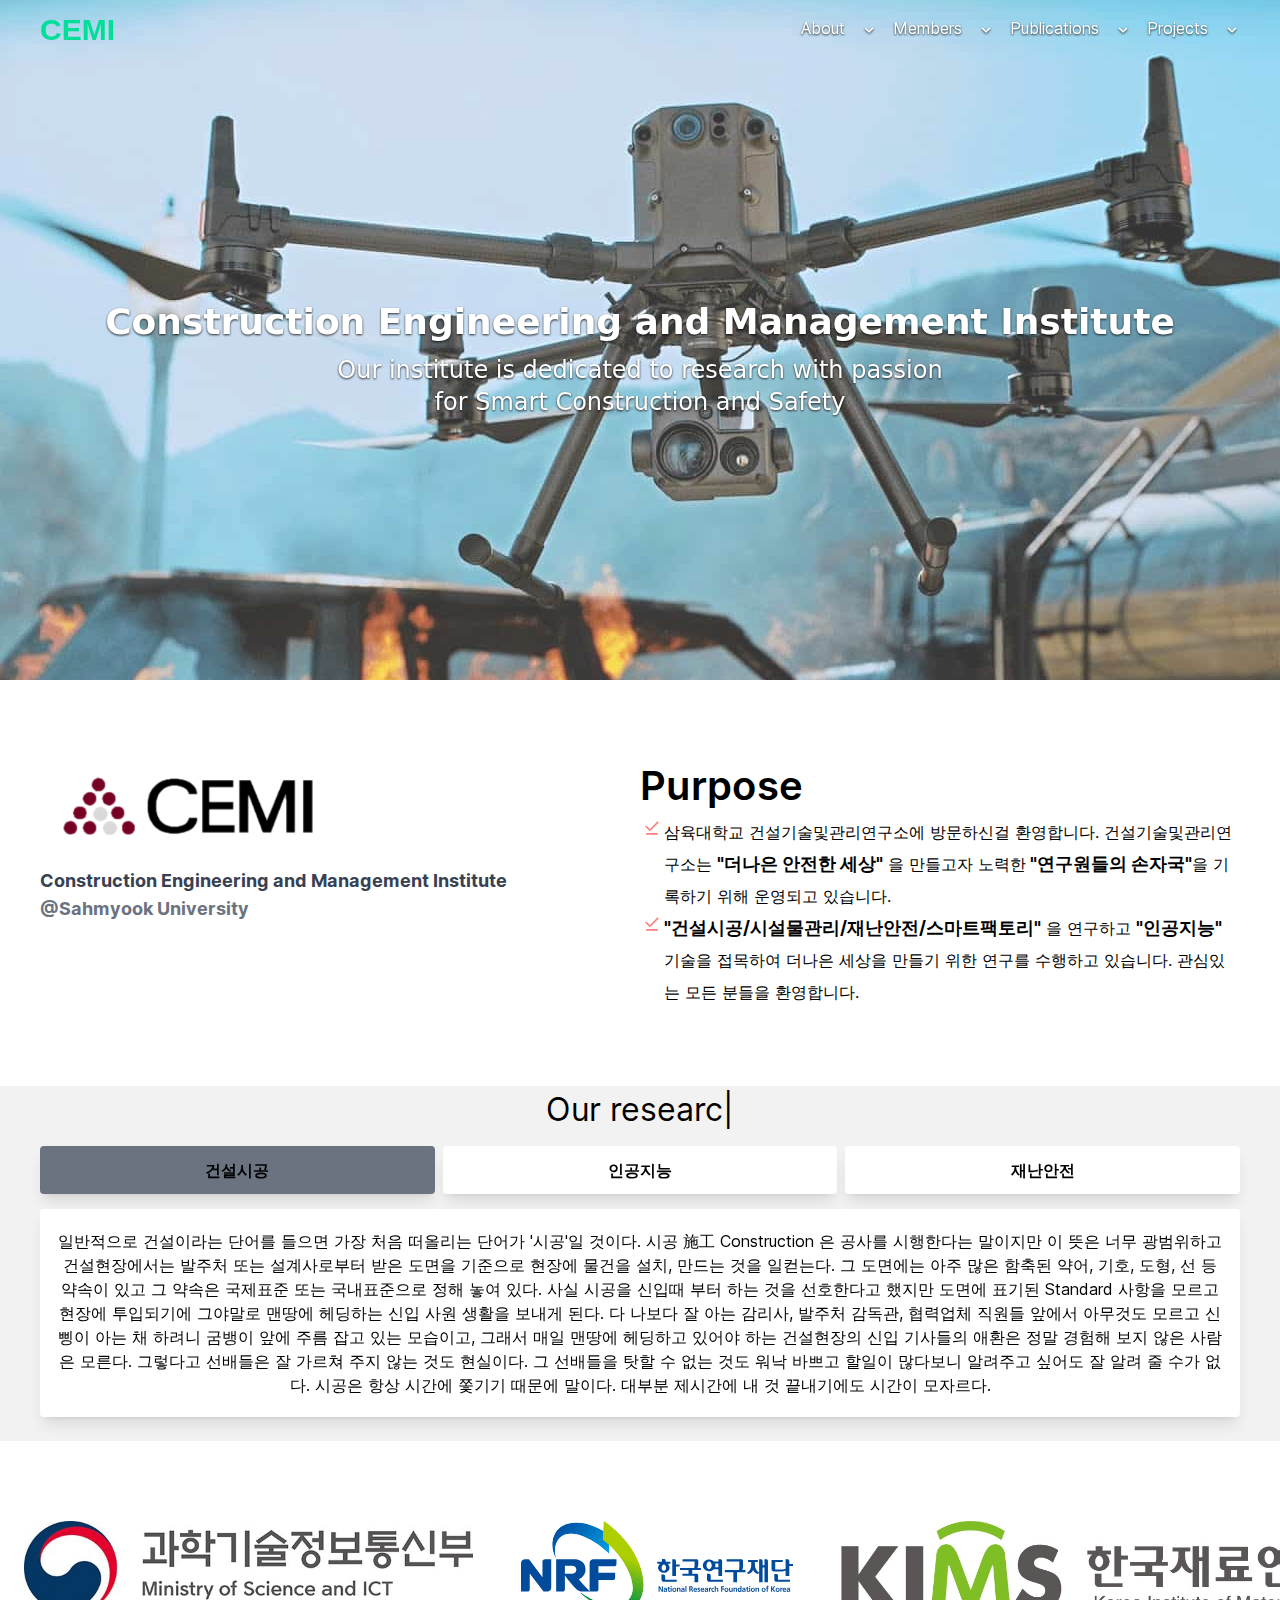
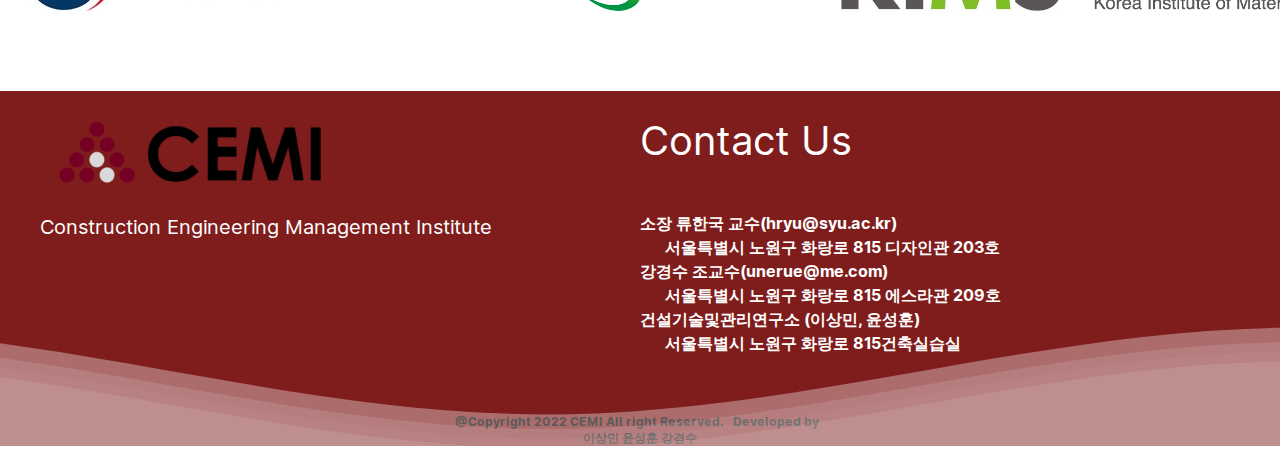
<file: pages/index.html>
<!DOCTYPE html><html lang="en"><head><meta charSet="utf-8"/><meta name="viewport" content="width=device-width, initial-scale=1.0"/><meta name="viewport" content="width=device-width, initial-scale=1"/><link rel="preload" as="image" href="/img/dron.jpg "/><link rel="preload" as="image" href="/img/dogrobo.jpg"/><link rel="preload" as="image" href="/img/symembpage.png"/><link rel="preload" as="image" href="/img/fuck.jpg"/><link rel="preload" as="image" href="/img/logo.png"/><link rel="preload" as="image" href="/img/msit.jpg"/><link rel="preload" as="image" href="/img/nrf.svg"/><link rel="preload" as="image" href="/img/kims.jpg"/><link rel="preload" as="image" href="/img/taean.jpg"/><link rel="preload" as="image" href="/img/etri.jpg"/><link rel="stylesheet" href="/_next/static/css/1a4a8f7b0f66a4f4.css" crossorigin="" data-precedence="next"/><link rel="stylesheet" href="/_next/static/css/4df78f2cd73d6b26.css" crossorigin="" data-precedence="next"/><link rel="preload" as="script" fetchPriority="low" href="/_next/static/chunks/webpack-1514c084649e4e74.js" crossorigin=""/><script src="/_next/static/chunks/fd9d1056-060e28fd399a6c72.js" async="" crossorigin=""></script><script src="/_next/static/chunks/69-91e1543750eb1e09.js" async="" crossorigin=""></script><script src="/_next/static/chunks/main-app-00a1e0535857a575.js" async="" crossorigin=""></script><script src="/_next/static/chunks/775-ceb91acbdbe8c6f2.js" async=""></script><script src="/_next/static/chunks/138-d6e5e9c109586a2d.js" async=""></script><script src="/_next/static/chunks/438-75ce2f1d97972862.js" async=""></script><script src="/_next/static/chunks/639-1822eb7705467054.js" async=""></script><script src="/_next/static/chunks/app/pages/page-5ddec0b04d6755a8.js" async=""></script><script src="/_next/static/chunks/669-f6cde42ae3ebd832.js" async=""></script><script src="/_next/static/chunks/495-cbe67690b37759f7.js" async=""></script><script src="/_next/static/chunks/app/layout-b60022dc99c28c84.js" async=""></script><link rel="preload" as="image" href="/img/nemosys.jpg"/><link rel="preload" as="image" href="/img/kdata.jpg"/><link rel="preload" as="image" href="/img/CEMI_.png"/><link rel="icon" type="image/svg+xml" href="/logo.png"/><title>CEMI: 삼육대학교 건설기술및관리연구소</title><title>Create Next App</title><meta name="description" content="Generated by create next app"/><link rel="icon" href="/favicon.ico" type="image/x-icon" sizes="16x16"/><script src="/_next/static/chunks/polyfills-c67a75d1b6f99dc8.js" crossorigin="" noModule=""></script></head><body class="__className_aaf875"><div class="  "><div> <div class=" fixed w-[100%] top-0 flex justify-center text-white items-center mx-auto px-4 z-2  "><div class=" w-[600px] text-3xl font-bold  text-[#00df9a] xs:ml-[-22px] "><a class=" font-[arial] xs:ml-[22px]  text-3xl  " href="/">CEMI</a></div><div class="w-[600px] pl-[100px]  xs:hidden  cursor-pointer z-2 drop-shadow-[0_1.2px_1.2px_rgba(0,0,0,0.8)]"><div class="lg:float-right"><div class="dropdown group inline-block relative z-[1] "><button class="nav-menu inline-flex items-center duration-500 "><a class="m-4 max-lg:mb-4 " href="/pages/Awards/">About</a><svg class="fill-current h-4 w-4" xmlns="http://www.w3.org/2000/svg" viewBox="0 0 20 20"><path d="M9.293 12.95l.707.707L15.657 8l-1.414-1.414L10 10.828 5.757 6.586 4.343 8z"></path> </svg></button><div class="xs:ml-10"><ul class="hidden lg:left-[20%] lg:absolute lg:w-[90px] animate-slideTop2 lg:text-black bg-white group-hover:block group-hover: relative duration-500"><li class="  "><a class=" duration-500 border-b border-b-gray-300 text-center hover:bg-gray-400 hover:opacity-80 py-2 block whitespace-no-wrap" href="/pages/Awards">Awards</a><a class=" duration-500 border-b border-b-gray-300 text-center hover:bg-gray-400 hover:opacity-80 py-2 block whitespace-no-wrap" href="/pages/Album">Album</a></li></ul></div></div><div class="dropdown group inline-block relative z-[1] "><button class="nav-menu inline-flex items-center duration-500 "><a class="m-4 max-lg:mb-4 " href="/pages/Members/">Members</a><svg class="fill-current h-4 w-4" xmlns="http://www.w3.org/2000/svg" viewBox="0 0 20 20"><path d="M9.293 12.95l.707.707L15.657 8l-1.414-1.414L10 10.828 5.757 6.586 4.343 8z"></path> </svg></button><div class="xs:ml-10"><ul class="hidden lg:left-[20%] lg:absolute lg:w-[90px] animate-slideTop2 lg:text-black bg-white group-hover:block group-hover: relative duration-500"><li class="  "><a class=" duration-500 border-b border-b-gray-300 text-center hover:bg-gray-400 hover:opacity-80 py-2 block whitespace-no-wrap" href="/pages/Members">Members</a></li></ul></div></div><div class="dropdown group inline-block relative z-[1] "><button class="nav-menu inline-flex items-center duration-500 "><a class="m-4 max-lg:mb-4 " href="/pages/Publications/">Publications</a><svg class="fill-current h-4 w-4" xmlns="http://www.w3.org/2000/svg" viewBox="0 0 20 20"><path d="M9.293 12.95l.707.707L15.657 8l-1.414-1.414L10 10.828 5.757 6.586 4.343 8z"></path> </svg></button><div class="xs:ml-10"><ul class="hidden lg:left-[20%] lg:absolute lg:w-[90px] animate-slideTop2 lg:text-black bg-white group-hover:block group-hover: relative duration-500"><li class="  "><a class=" duration-500 border-b border-b-gray-300 text-center hover:bg-gray-400 hover:opacity-80 py-2 block whitespace-no-wrap" href="/pages/Publications">Papers</a><a class=" duration-500 border-b border-b-gray-300 text-center hover:bg-gray-400 hover:opacity-80 py-2 block whitespace-no-wrap" href="/pages/Patents">Patents</a></li></ul></div></div><div class="dropdown group inline-block relative z-[1] "><button class="nav-menu inline-flex items-center duration-500 "><a class="m-4 max-lg:mb-4 " href="/pages/Projects/">Projects</a><svg class="fill-current h-4 w-4" xmlns="http://www.w3.org/2000/svg" viewBox="0 0 20 20"><path d="M9.293 12.95l.707.707L15.657 8l-1.414-1.414L10 10.828 5.757 6.586 4.343 8z"></path> </svg></button><div class="xs:ml-10"><ul class="hidden lg:left-[20%] lg:absolute lg:w-[90px] animate-slideTop2 lg:text-black bg-white group-hover:block group-hover: relative duration-500"><li class="  "><a class=" duration-500 border-b border-b-gray-300 text-center hover:bg-gray-400 hover:opacity-80 py-2 block whitespace-no-wrap" href="/pages/Projects">Projects</a></li></ul></div></div></div></div><div class="block lg:hidden "><style data-emotion="css 14h0jh8">.css-14h0jh8{-webkit-user-select:none;-moz-user-select:none;-ms-user-select:none;user-select:none;width:1em;height:1em;display:inline-block;fill:currentColor;-webkit-flex-shrink:0;-ms-flex-negative:0;flex-shrink:0;-webkit-transition:fill 200ms cubic-bezier(0.4, 0, 0.2, 1) 0ms;transition:fill 200ms cubic-bezier(0.4, 0, 0.2, 1) 0ms;font-size:1.5rem;color:black;}</style><svg class="MuiSvgIcon-root MuiSvgIcon-fontSizeMedium cursor-pointer css-14h0jh8" focusable="false" aria-hidden="true" viewBox="0 0 24 24" data-testid="MenuIcon"><path d="M3 18h18v-2H3zm0-5h18v-2H3zm0-7v2h18V6z"></path></svg></div><div class="ease-in-out duration-500 w-[100%] fixed top-[-1000px] "><div class="mt-10 underline underline-offset-8 text-black flex flex-col "><hr/><div class="xs:w-[200px] xs:flex xs:flex-col "><div class="lg:float-right"><div class="dropdown group inline-block relative z-[1] "><button class="nav-menu inline-flex items-center duration-500 "><a class="m-4 max-lg:mb-4 " href="/pages/Awards/">About</a><svg class="fill-current h-4 w-4" xmlns="http://www.w3.org/2000/svg" viewBox="0 0 20 20"><path d="M9.293 12.95l.707.707L15.657 8l-1.414-1.414L10 10.828 5.757 6.586 4.343 8z"></path> </svg></button><div class="xs:ml-10"><ul class="hidden lg:left-[20%] lg:absolute lg:w-[90px] animate-slideTop2 lg:text-black bg-white group-hover:block group-hover: relative duration-500"><li class="  "><a class=" duration-500 border-b border-b-gray-300 text-center hover:bg-gray-400 hover:opacity-80 py-2 block whitespace-no-wrap" href="/pages/Awards">Awards</a><a class=" duration-500 border-b border-b-gray-300 text-center hover:bg-gray-400 hover:opacity-80 py-2 block whitespace-no-wrap" href="/pages/Album">Album</a></li></ul></div></div><div class="dropdown group inline-block relative z-[1] "><button class="nav-menu inline-flex items-center duration-500 "><a class="m-4 max-lg:mb-4 " href="/pages/Members/">Members</a><svg class="fill-current h-4 w-4" xmlns="http://www.w3.org/2000/svg" viewBox="0 0 20 20"><path d="M9.293 12.95l.707.707L15.657 8l-1.414-1.414L10 10.828 5.757 6.586 4.343 8z"></path> </svg></button><div class="xs:ml-10"><ul class="hidden lg:left-[20%] lg:absolute lg:w-[90px] animate-slideTop2 lg:text-black bg-white group-hover:block group-hover: relative duration-500"><li class="  "><a class=" duration-500 border-b border-b-gray-300 text-center hover:bg-gray-400 hover:opacity-80 py-2 block whitespace-no-wrap" href="/pages/Members">Members</a></li></ul></div></div><div class="dropdown group inline-block relative z-[1] "><button class="nav-menu inline-flex items-center duration-500 "><a class="m-4 max-lg:mb-4 " href="/pages/Publications/">Publications</a><svg class="fill-current h-4 w-4" xmlns="http://www.w3.org/2000/svg" viewBox="0 0 20 20"><path d="M9.293 12.95l.707.707L15.657 8l-1.414-1.414L10 10.828 5.757 6.586 4.343 8z"></path> </svg></button><div class="xs:ml-10"><ul class="hidden lg:left-[20%] lg:absolute lg:w-[90px] animate-slideTop2 lg:text-black bg-white group-hover:block group-hover: relative duration-500"><li class="  "><a class=" duration-500 border-b border-b-gray-300 text-center hover:bg-gray-400 hover:opacity-80 py-2 block whitespace-no-wrap" href="/pages/Publications">Papers</a><a class=" duration-500 border-b border-b-gray-300 text-center hover:bg-gray-400 hover:opacity-80 py-2 block whitespace-no-wrap" href="/pages/Patents">Patents</a></li></ul></div></div><div class="dropdown group inline-block relative z-[1] "><button class="nav-menu inline-flex items-center duration-500 "><a class="m-4 max-lg:mb-4 " href="/pages/Projects/">Projects</a><svg class="fill-current h-4 w-4" xmlns="http://www.w3.org/2000/svg" viewBox="0 0 20 20"><path d="M9.293 12.95l.707.707L15.657 8l-1.414-1.414L10 10.828 5.757 6.586 4.343 8z"></path> </svg></button><div class="xs:ml-10"><ul class="hidden lg:left-[20%] lg:absolute lg:w-[90px] animate-slideTop2 lg:text-black bg-white group-hover:block group-hover: relative duration-500"><li class="  "><a class=" duration-500 border-b border-b-gray-300 text-center hover:bg-gray-400 hover:opacity-80 py-2 block whitespace-no-wrap" href="/pages/Projects">Projects</a></li></ul></div></div></div></div></div></div></div></div><div><div class=""><div class=" items-center   "><div class="slick-slider z-[-1] bg-white slick-initialized" dir="ltr"><div class="slick-list"><div class="slick-track" style="width:900%;left:-100%"><div data-index="0" class="slick-slide slick-active slick-current" tabindex="-1" aria-hidden="false" style="outline:none;width:11.11111111111111%;position:relative;left:0;opacity:1;z-index:999;transition:opacity 1200ms cubic-bezier(0.7, 0, 0.3, 1), visibility 1200ms cubic-bezier(0.7, 0, 0.3, 1)"><div><div tabindex="-1" style="width:100%;display:inline-block"><img class="w-full h-[680px] overflow-hidden opacity-[0.8] object-cover" src="/img/dron.jpg " alt=""/><div><h2 class="animate-slideTop absolute h-10 w-[100%] top-[40%] p-7 border-none rounded-md antialiased text-4xl text-center  text-white font-sans font-bold drop-shadow-[0_1.2px_1.2px_rgba(0,0,0,0.8)]">Construction Engineering and Management Institute<br/><div class="animate-slideTop3 mt-3 antialiased text-2xl font-thin"> <!-- -->Our institute is dedicated to research with passion<br/>for Smart Construction and Safety</div></h2></div></div></div></div><div data-index="1" class="slick-slide" tabindex="-1" aria-hidden="true" style="outline:none;width:11.11111111111111%;position:relative;left:-11px;opacity:0;z-index:998;transition:opacity 1200ms cubic-bezier(0.7, 0, 0.3, 1), visibility 1200ms cubic-bezier(0.7, 0, 0.3, 1)"><div><div tabindex="-1" style="width:100%;display:inline-block"><img class="w-full h-[680px] overflow-hidden opacity-[0.8] object-cover" src="/img/dogrobo.jpg" alt=""/><div><h2 class="animate-slideTop absolute h-10 w-[100%] top-[40%] p-7 border-none rounded-md antialiased text-4xl text-center  text-white font-sans font-bold drop-shadow-[0_1.2px_1.2px_rgba(0,0,0,0.8)]">Construction Engineering and Management Institute<br/><div class="  mt-3 antialiased text-2xl font-thin"> <!-- -->Our institute is dedicated to research with passion<br/>for Smart Construction and Safety</div></h2></div></div></div></div><div data-index="2" class="slick-slide" tabindex="-1" aria-hidden="true" style="outline:none;width:11.11111111111111%;position:relative;left:-22px;opacity:0;z-index:998;transition:opacity 1200ms cubic-bezier(0.7, 0, 0.3, 1), visibility 1200ms cubic-bezier(0.7, 0, 0.3, 1)"><div><div tabindex="-1" style="width:100%;display:inline-block"><img class="w-full h-[680px] overflow-hidden opacity-[0.7] object-cover" src="/img/symembpage.png" alt=""/><div><h2 class="animate-slideTop absolute h-10 w-[100%] top-[40%] p-7 border-none rounded-md antialiased text-4xl text-center  text-white font-sans font-bold drop-shadow-[0_1.2px_1.2px_rgba(0,0,0,0.8)]">Construction Engineering and Management Institute<br/><div class="  mt-3 antialiased text-2xl font-thin"> <!-- -->Our institute is dedicated to research with passion<br/>for Smart Construction and Safety</div></h2></div></div></div></div><div data-index="3" class="slick-slide" tabindex="-1" aria-hidden="true" style="outline:none;width:11.11111111111111%;position:relative;left:-33px;opacity:0;z-index:998;transition:opacity 1200ms cubic-bezier(0.7, 0, 0.3, 1), visibility 1200ms cubic-bezier(0.7, 0, 0.3, 1)"><div><div tabindex="-1" style="width:100%;display:inline-block"><img class="w-full h-[680px] overflow-hidden opacity-[0.8] object-cover" src="/img/fuck.jpg" alt=""/><div><h2 class="animate-slideTop absolute h-10 w-[100%] top-[40%] p-7 border-none rounded-md antialiased text-4xl text-center  text-white font-sans font-bold drop-shadow-[0_1.2px_1.2px_rgba(0,0,0,0.8)]">Construction Engineering and Management Institute<br/><div class="  mt-3 antialiased text-2xl font-thin"> <!-- -->Our institute is dedicated to research with passion<br/>for Smart Construction and Safety</div></h2></div></div></div></div></div></div></div></div><div class="lg:h-[396px] lg:pt-[70px] lg:w-[full] lg:w-[full] lg:justify-center lg:w-[100%] xs:w-[full] flex items-center bg-white xs:h-full lg:h-[400px] float-left xs:flex-col xs:devide-y xs:flex-col xs:devide-y xs:divide-dashed divide-red-800  "><div class="lg:w-[600px] lg:h-[100%] "><div class="xs:w-[full] xs:m-4 xs:float-left "><img src="/img/logo.png" alt="" class="w-[300px]  "/><div class="text-black mt-1 text-lg  "><div class="font-bold text-gray-700 ">Construction Engineering and Management Institute</div><div class="font-bold text-gray-500">@Sahmyook University</div></div></div></div><div class="lg:w-[600px] lg:h-[100%] flex-row xs:h-[100%]  xs:w-[full] xs:m-4"><div class="text-black font-semibold text-[40px]  ">Purpose</div><div class="flex text-black  overflow-hidden list-disc text-base not-italic font-KoPubDotum"><style data-emotion="css 1woxao5">.css-1woxao5{-webkit-user-select:none;-moz-user-select:none;-ms-user-select:none;user-select:none;width:1em;height:1em;display:inline-block;fill:currentColor;-webkit-flex-shrink:0;-ms-flex-negative:0;flex-shrink:0;-webkit-transition:fill 200ms cubic-bezier(0.4, 0, 0.2, 1) 0ms;transition:fill 200ms cubic-bezier(0.4, 0, 0.2, 1) 0ms;font-size:1.5rem;color:red;opacity:0.5;padding:2px;}</style><svg class="MuiSvgIcon-root MuiSvgIcon-fontSizeMedium css-1woxao5" focusable="false" aria-hidden="true" viewBox="0 0 24 24" data-testid="DownloadDoneIcon"><path d="M20.13 5.41 18.72 4l-9.19 9.19-4.25-4.24-1.41 1.41 5.66 5.66zM5 18h14v2H5z"></path></svg><p class="leading-loose">삼육대학교 건설기술및관리연구소에 방문하신걸 환영합니다. 건설기술및관리연구소는<!-- --> <b class="font-bold text-lg ">&quot;더나은 안전한 세상&quot;</b> 을 만들고자 노력한<b class="font-bold text-lg"> &quot;연구원들의 손자국&quot;</b>을 기록하기 위해 운영되고 있습니다.</p></div><div class="flex text-black overflow-hiddn list-disc text-base not-italic font-KoPubDotum "><style data-emotion="css 1woxao5">.css-1woxao5{-webkit-user-select:none;-moz-user-select:none;-ms-user-select:none;user-select:none;width:1em;height:1em;display:inline-block;fill:currentColor;-webkit-flex-shrink:0;-ms-flex-negative:0;flex-shrink:0;-webkit-transition:fill 200ms cubic-bezier(0.4, 0, 0.2, 1) 0ms;transition:fill 200ms cubic-bezier(0.4, 0, 0.2, 1) 0ms;font-size:1.5rem;color:red;opacity:0.5;padding:2px;}</style><svg class="MuiSvgIcon-root MuiSvgIcon-fontSizeMedium css-1woxao5" focusable="false" aria-hidden="true" viewBox="0 0 24 24" data-testid="DownloadDoneIcon"><path d="M20.13 5.41 18.72 4l-9.19 9.19-4.25-4.24-1.41 1.41 5.66 5.66zM5 18h14v2H5z"></path></svg><div class="leading-loose"><b class="text-lg font-bold">&quot;건설시공/시설물관리/재난안전/스마트팩토리&quot;</b> <!-- -->을 연구하고 <b class="text-lg font-bold">&quot;인공지능&quot;</b> <!-- -->기술을 접목하여 더나은 세상을 만들기 위한 연구를 수행하고 있습니다. 관심있는 모든 분들을 환영합니다.</div></div></div></div><div class=" justify-center bg-[#f2f2f2] lg:w-[100%] xs:w-[100%] h-[100%] flex  z-[-1] "><div class="lg:w-[1200px]  h-[100%] text-center   "><span style="font-size:2em;display:inline-block" class="index-module_type__E-SaG lg:w-[1200px] "></span><div class="relative w-[100%] z-[0] "><div class=""><div class="flex flex-wrap xs:m-4"><div class="w-full"><ul class="flex mb-0 list-none flex-wrap pt-3 pb-4 flex-row" role="tablist"><li class="-mb-px mr-2 last:mr-0 flex-auto text-center"><a class="text-md font-bold uppercase px-5 py-3 shadow-lg rounded block leading-normal  text-black bg-gray-500 animate-pulse duration-75" data-toggle="tab" href="#link1" role="tablist">건설시공</a></li><li class="-mb-px mr-2 last:mr-0 flex-auto text-center"><a class="text-md font-bold uppercase px-5 py-3 shadow-lg rounded block leading-normaltext-black-600 bg-white" data-toggle="tab" href="#link2" role="tablist">인공지능</a></li><li class="-mb-px mr-2 last:mr-0 flex-auto text-center"><a class="text-md font-bold uppercase px-5 py-3 shadow-lg rounded block leading-normal text-black-600 bg-white duration-75 " data-toggle="tab" href="#link3" role="tablist">재난안전</a></li></ul><div class="relative flex flex-col min-w-0 break-words bg-white w-full mb-6 shadow-lg rounded"><div class="px-4 py-5 flex-auto"><div class="tab-content tab-space"><div class="block" id="link1"><p>일반적으로 건설이라는 단어를 들으면 가장 처음 떠올리는 단어가 &#x27;시공&#x27;일 것이다. 시공 施工 Construction 은 공사를 시행한다는 말이지만 이 뜻은 너무 광범위하고 건설현장에서는 발주처 또는 설계사로부터 받은 도면을 기준으로 현장에 물건을 설치, 만드는 것을 일컫는다. 그 도면에는 아주 많은 함축된 약어, 기호, 도형, 선 등 약속이 있고 그 약속은 국제표준 또는 국내표준으로 정해 놓여 있다. 사실 시공을 신입때 부터 하는 것을 선호한다고 했지만 도면에 표기된 Standard 사항을 모르고 현장에 투입되기에 그야말로 맨땅에 헤딩하는 신입 사원 생활을 보내게 된다. 다 나보다 잘 아는 감리사, 발주처 감독관, 협력업체 직원들 앞에서 아무것도 모르고 신삥이 아는 채 하려니 굼뱅이 앞에 주름 잡고 있는 모습이고, 그래서 매일 맨땅에 헤딩하고 있어야 하는 건설현장의 신입 기사들의 애환은 정말 경험해 보지 않은 사람은 모른다. 그렇다고 선배들은 잘 가르쳐 주지 않는 것도 현실이다. 그 선배들을 탓할 수 없는 것도 워낙 바쁘고 할일이 많다보니 알려주고 싶어도 잘 알려 줄 수가 없다. 시공은 항상 시간에 쫓기기 때문에 말이다. 대부분 제시간에 내 것 끝내기에도 시간이 모자르다.</p></div><div class="hidden" id="link2"><p>인공지능(人工智能) 또는 AI(영어: artificial intelligence, AI)는 인간의 학습능력, 추론능력, 지각능력을 인공적으로 구현하려는 컴퓨터 과학의 세부분야 중 하나이다. 정보공학 분야에 있어 하나의 인프라 기술이기도 하다. 인간을 포함한 동물이 갖고 있는 지능 즉, natural intelligence와는 다른 개념이다. 인간의 지능을 모방한 기능을 갖춘 컴퓨터 시스템이며, 인간의 지능을 기계 등에 인공적으로 시연(구현)한 것이다. 일반적으로 범용 컴퓨터에 적용한다고 가정한다. 이 용어는 또한 그와 같은 지능을 만들 수 있는 방법론이나 실현 가능성 등을 연구하는 과학 기술 분야를 지칭하기도 한다.</p></div><div class="hidden" id="link3"><p>사전에서는 &#x27;뜻밖의 불행한 일, 액화(厄禍), 화해(禍害)&#x27;라고 말하며, 학문적으로는 다양한 이론이 나타나고 있다. 災難(disaster)이라는 용어는 원래 별의 불길한 모습을 상징하는 라틴어에서 유래한 것으로 &#x27;하늘로부터 비롯된 인간의 통제가 불가능한 해로운 영향&#x27;으로 풀이한다. 재난(disaster)의 어원을 분석하면, dis는 어원상 분리, 파괴, 불일치의 뜻이며, aster는 라틴어로 astrum 또는 star라는 것을 의미한다.과거의 재난(Disaster)은 홍수, 지진과 같은 대규모의 천재인 자연 재난를 지칭하는 것이었으나, 현대사회에 들어와서는 대규모의 인위적 사고의 결과가 자연재난를 능가함에 따라 &#x27;Disaster&#x27;는 자연 재난와 사회재난을 포괄하는 개념으로 사용되고 있다. 재난(Disaster)은 일반적으로 중앙과 지방정부의 일상적인 절차나 지원을 통하여 관리될 수 없는 심각한 대규모의 사망자, 부상자, 재산 손실을 발생시키는 것으로 보통 예측 가능성이 없이 갑작스럽게 발생하는 것이 특징이다. 우리나라는 &#x27;Disaster&#x27;를 사회재난·자연재난(재난및안전관리기본법,자연재해대책법), 민방위사태(민방위기본법)의 3원적 개념으로 분리 사용하고 있다. 미국의 연방재난관리청(FEMA)의「災難」개념 : 통상적으로 사망과 상해, 재산피해를 가져오고 일상적인 절차나 정부의 자원으로는 관리할 수 없는 심각하고 규모가 큰 사건으로, 보통 돌발적으로 일어나기 때문에 정부와 민간조직이 인간의 기본적 수요를 충족시키고 복구를 신속하게 하고자 할 때 즉각적, 체계적, 효과적인 대처를 하여야 하는 사건</p></div></div></div></div></div></div></div></div></div></div><div class="bg-white flex flex-row justify-center items-center h-[250px] overflow-hidden"><div class="flex flex-row animate-slider"><img class="h-[90px] pl-6 pr-6 " src="/img/msit.jpg" alt=""/><img class="h-[90px] pl-6 pr-6" src="/img/nrf.svg" alt=""/><img class="h-[90px] pl-6 pr-6" src="/img/kims.jpg" alt=""/><img class="h-[90px] pl-6 pr-6" src="/img/taean.jpg" alt=""/><img class="h-[90px] pl-6 pr-6" src="/img/etri.jpg" alt=""/><img class="h-[90px] pl-6 pr-6" src="/img/nemosys.jpg" alt=""/><img class="h-[90px] pl-6 pr-6" src="/img/kdata.jpg" alt=""/><img class="h-[90px] pl-6 pr-6 " src="/img/msit.jpg" alt=""/><img class="h-[90px] pl-6 pr-6" src="/img/nrf.svg" alt=""/><img class="h-[90px] pl-6 pr-6" src="/img/kims.jpg" alt=""/><img class="h-[90px] pl-6 pr-6" src="/img/taean.jpg" alt=""/><img class="h-[90px] pl-6 pr-6" src="/img/etri.jpg" alt=""/><img class="h-[90px] pl-6 pr-6" src="/img/nemosys.jpg" alt=""/><img class="h-[90px] pl-6 pr-6" src="/img/kdata.jpg" alt=""/><img class="h-[90px] pl-6 pr-6 " src="/img/msit.jpg" alt=""/><img class="h-[90px] pl-6 pr-6" src="/img/nrf.svg" alt=""/><img class="h-[90px] pl-6 pr-6" src="/img/kims.jpg" alt=""/><img class="h-[90px] pl-6 pr-6" src="/img/taean.jpg" alt=""/><img class="h-[90px] pl-6 pr-6" src="/img/etri.jpg" alt=""/><img class="h-[90px] pl-6 pr-6" src="/img/nemosys.jpg" alt=""/><img class="h-[90px] pl-6 pr-6" src="/img/kdata.jpg" alt=""/></div></div></div></div></div><div class="lg:w-[full] lg:h-[355px] lg:mx-auto  flex z-[0] items-center justify-center bg-red-900 w-[100%] bottom-0 h-[100%] float-left relative pb-8 "><div class="lg:w-[600px] lg:h-[323px] xs:m-4"><div class=""><img src="/img/CEMI_.png" alt="" class="xs:w-[30%] lg:w-[300px]  "/><div class="lg:hidden text-white mt-4 overflow-hidden xs:text-xs md:hidden "><li class=""><b>소장 류한국 교수(hryu@syu.ac.kr)</b><br/>     <b>서울특별시 노원구 화랑로 815 디자인관 203호</b></li><li class=""><b>강경수 조교수(unerue@me.com)</b><br/>     <b>서울특별시 노원구 화랑로 815 에스라관 209호</b></li><li class=""><b>건설기술및관리연구소 (이상민, 윤성훈) </b><br/>     <b>서울특별시 노원구 화랑로 815건축실습실</b></li></div></div><div class="text-white text-[20px] mt-2 xs:hidden">Construction Engineering Management Institute</div></div><div class=" lg:w-[600px]  lg:h-[323px] xs:hidden"><div class="mt-[20px] text-white text-[40px] ">Contact Us</div><div class=" text-white overflow-hidden  xs:text-xs xs:hidden mt-10 "><li class=""><b>소장 류한국 교수(hryu@syu.ac.kr)</b><br/>     <b>서울특별시 노원구 화랑로 815 디자인관 203호</b></li><li class=""><b>강경수 조교수(unerue@me.com)</b><br/>     <b>서울특별시 노원구 화랑로 815 에스라관 209호</b></li><li class=""><b>건설기술및관리연구소 (이상민, 윤성훈) </b><br/>     <b>서울특별시 노원구 화랑로 815건축실습실</b></li></div></div><div class=" absolute bottom-0 w-full text-center text-xs font-bold  ">@Copyright 2022 CEMI All right Reserved.   Developed by  <br/>이상민 윤성훈 강경수 </div><div class="absolute  bottom-[0] w-full opacity-50   "><div><div class=" h-[30%]"><div class=""><svg class="waves" xmlns="http://www.w3.org/2000/svg" xmlns:xlink="http://www.w3.org/1999/xlink" viewBox="0 24 150 28" preserveAspectRatio="none" shape-rendering="auto"><defs><path id="gentle-wave" d="M-160 44c30 0 58-18 88-18s 58 18 88 18 58-18 88-18 58 18 88 18 v44h-352z"></path></defs><g class="parallax"><use xlink:href="#gentle-wave" x="48" y="0" fill="rgba(255,255,255,0.7"></use><use xlink:href="#gentle-wave" x="48" y="3" fill="rgba(255,255,255,0.5)"></use><use xlink:href="#gentle-wave" x="48" y="5" fill="rgba(255,255,255,0.3)"></use><use xlink:href="#gentle-wave" x="48" y="7" fill="#fff"></use></g></svg></div></div></div></div></div><script src="/_next/static/chunks/webpack-1514c084649e4e74.js" crossorigin="" async=""></script><script>(self.__next_f=self.__next_f||[]).push([0]);self.__next_f.push([2,null])</script><script>self.__next_f.push([1,"1:HL[\"/_next/static/css/1a4a8f7b0f66a4f4.css\",\"style\",{\"crossOrigin\":\"\"}]\n0:\"$L2\"\n"])</script><script>self.__next_f.push([1,"3:HL[\"/_next/static/css/4df78f2cd73d6b26.css\",\"style\",{\"crossOrigin\":\"\"}]\n"])</script><script>self.__next_f.push([1,"4:I[47690,[],\"\"]\n6:I[77831,[],\"\"]\n7:I[49957,[\"775\",\"static/chunks/775-ceb91acbdbe8c6f2.js\",\"138\",\"static/chunks/138-d6e5e9c109586a2d.js\",\"438\",\"static/chunks/438-75ce2f1d97972862.js\",\"639\",\"static/chunks/639-1822eb7705467054.js\",\"342\",\"static/chunks/app/pages/page-5ddec0b04d6755a8.js\"],\"\"]\n8:I[5613,[],\"\"]\n9:I[31778,[],\"\"]\na:I[77445,[\"775\",\"static/chunks/775-ceb91acbdbe8c6f2.js\",\"669\",\"static/chunks/669-f6cde42ae3ebd832.js\",\"495\",\"static/chunks/495-cbe67690b37759f7.js\",\"185\",\"static/chunks/app/layout-b60022d"])</script><script>self.__next_f.push([1,"c99c28c84.js\"],\"\"]\nc:I[48955,[],\"\"]\nd:[]\n"])</script><script>self.__next_f.push([1,"2:[[[\"$\",\"link\",\"0\",{\"rel\":\"stylesheet\",\"href\":\"/_next/static/css/1a4a8f7b0f66a4f4.css\",\"precedence\":\"next\",\"crossOrigin\":\"\"}]],[\"$\",\"$L4\",null,{\"buildId\":\"VIqNjVZGUTTCyN1bI9qEs\",\"assetPrefix\":\"\",\"initialCanonicalUrl\":\"/pages/\",\"initialTree\":[\"\",{\"children\":[\"pages\",{\"children\":[\"__PAGE__\",{}]}]},\"$undefined\",\"$undefined\",true],\"initialSeedData\":[\"\",{\"children\":[\"pages\",{\"children\":[\"__PAGE__\",{},[\"$L5\",[\"$\",\"$L6\",null,{\"propsForComponent\":{\"params\":{}},\"Component\":\"$7\",\"isStaticGeneration\":true}],null]]},[\"$\",\"$L8\",null,{\"parallelRouterKey\":\"children\",\"segmentPath\":[\"children\",\"pages\",\"children\"],\"loading\":\"$undefined\",\"loadingStyles\":\"$undefined\",\"loadingScripts\":\"$undefined\",\"hasLoading\":false,\"error\":\"$undefined\",\"errorStyles\":\"$undefined\",\"errorScripts\":\"$undefined\",\"template\":[\"$\",\"$L9\",null,{}],\"templateStyles\":\"$undefined\",\"templateScripts\":\"$undefined\",\"notFound\":\"$undefined\",\"notFoundStyles\":\"$undefined\",\"styles\":[[\"$\",\"link\",\"0\",{\"rel\":\"stylesheet\",\"href\":\"/_next/static/css/4df78f2cd73d6b26.css\",\"precedence\":\"next\",\"crossOrigin\":\"\"}]]}]]},[null,[\"$\",\"html\",null,{\"lang\":\"en\",\"children\":[[\"$\",\"head\",null,{\"children\":[[\"$\",\"link\",null,{\"rel\":\"icon\",\"type\":\"image/svg+xml\",\"href\":\"/logo.png\"}],[\"$\",\"meta\",null,{\"name\":\"viewport\",\"content\":\"width=device-width, initial-scale=1.0\"}],[\"$\",\"title\",null,{\"children\":\"CEMI: 삼육대학교 건설기술및관리연구소\"}]]}],[\"$\",\"body\",null,{\"className\":\"__className_aaf875\",\"children\":[[\"$\",\"div\",null,{\"className\":\"  \",\"children\":[[\"$\",\"$La\",null,{}],[\"$\",\"$L8\",null,{\"parallelRouterKey\":\"children\",\"segmentPath\":[\"children\"],\"loading\":\"$undefined\",\"loadingStyles\":\"$undefined\",\"loadingScripts\":\"$undefined\",\"hasLoading\":false,\"error\":\"$undefined\",\"errorStyles\":\"$undefined\",\"errorScripts\":\"$undefined\",\"template\":[\"$\",\"$L9\",null,{}],\"templateStyles\":\"$undefined\",\"templateScripts\":\"$undefined\",\"notFound\":[[\"$\",\"title\",null,{\"children\":\"404: This page could not be found.\"}],[\"$\",\"div\",null,{\"style\":{\"fontFamily\":\"system-ui,\\\"Segoe UI\\\",Roboto,Helvetica,Arial,sans-serif,\\\"Apple Color Emoji\\\",\\\"Segoe UI Emoji\\\"\",\"height\":\"100vh\",\"textAlign\":\"center\",\"display\":\"flex\",\"flexDirection\":\"column\",\"alignItems\":\"center\",\"justifyContent\":\"center\"},\"children\":[\"$\",\"div\",null,{\"children\":[[\"$\",\"style\",null,{\"dangerouslySetInnerHTML\":{\"__html\":\"body{color:#000;background:#fff;margin:0}.next-error-h1{border-right:1px solid rgba(0,0,0,.3)}@media (prefers-color-scheme:dark){body{color:#fff;background:#000}.next-error-h1{border-right:1px solid rgba(255,255,255,.3)}}\"}}],[\"$\",\"h1\",null,{\"className\":\"next-error-h1\",\"style\":{\"display\":\"inline-block\",\"margin\":\"0 20px 0 0\",\"padding\":\"0 23px 0 0\",\"fontSize\":24,\"fontWeight\":500,\"verticalAlign\":\"top\",\"lineHeight\":\"49px\"},\"children\":\"404\"}],[\"$\",\"div\",null,{\"style\":{\"display\":\"inline-block\"},\"children\":[\"$\",\"h2\",null,{\"style\":{\"fontSize\":14,\"fontWeight\":400,\"lineHeight\":\"49px\",\"margin\":0},\"children\":\"This page could not be found.\"}]}]]}]}]],\"notFoundStyles\":[],\"styles\":null}]]}],[\"$\",\"div\",null,{\"className\":\"lg:w-[full] lg:h-[355px] lg:mx-auto  flex z-[0] items-center justify-center bg-red-900 w-[100%] bottom-0 h-[100%] float-left relative pb-8 \",\"children\":[[\"$\",\"div\",null,{\"className\":\"lg:w-[600px] lg:h-[323px] xs:m-4\",\"children\":[[\"$\",\"div\",null,{\"className\":\"\",\"children\":[[\"$\",\"img\",null,{\"src\":\"/img/CEMI_.png\",\"alt\":\"\",\"className\":\"xs:w-[30%] lg:w-[300px]  \"}],[\"$\",\"div\",null,{\"className\":\"lg:hidden text-white mt-4 overflow-hidden xs:text-xs md:hidden \",\"children\":[[\"$\",\"li\",null,{\"className\":\"\",\"children\":[[\"$\",\"b\",null,{\"children\":\"소장 류한국 교수(hryu@syu.ac.kr)\"}],[\"$\",\"br\",null,{}],\"     \",[\"$\",\"b\",null,{\"children\":\"서울특별시 노원구 화랑로 815 디자인관 203호\"}]]}],[\"$\",\"li\",null,{\"className\":\"\",\"children\":[[\"$\",\"b\",null,{\"children\":\"강경수 조교수(unerue@me.com)\"}],[\"$\",\"br\",null,{}],\"     \",[\"$\",\"b\",null,{\"children\":\"서울특별시 노원구 화랑로 815 에스라관 209호\"}]]}],[\"$\",\"li\",null,{\"className\":\"\",\"children\":[[\"$\",\"b\",null,{\"children\":\"건설기술및관리연구소 (이상민, 윤성훈) \"}],[\"$\",\"br\",null,{}],\"     \",[\"$\",\"b\",null,{\"children\":\"서울특별시 노원구 화랑로 815건축실습실\"}]]}]]}]]}],[\"$\",\"div\",null,{\"className\":\"text-white text-[20px] mt-2 xs:hidden\",\"children\":\"Construction Engineering Management Institute\"}]]}],[\"$\",\"div\",null,{\"className\":\" lg:w-[600px]  lg:h-[323px] xs:hidden\",\"children\":[[\"$\",\"div\",null,{\"className\":\"mt-[20px] text-white text-[40px] \",\"children\":\"Contact Us\"}],[\"$\",\"div\",null,{\"className\":\" text-white overflow-hidden  xs:text-xs xs:hidden mt-10 \",\"children\":[[\"$\",\"li\",null,{\"className\":\"\",\"children\":[[\"$\",\"b\",null,{\"children\":\"소장 류한국 교수(hryu@syu.ac.kr)\"}],[\"$\",\"br\",null,{}],\"     \",[\"$\",\"b\",null,{\"children\":\"서울특별시 노원구 화랑로 815 디자인관 203호\"}]]}],[\"$\",\"li\",null,{\"className\":\"\",\"children\":[[\"$\",\"b\",null,{\"children\":\"강경수 조교수(unerue@me.com)\"}],[\"$\",\"br\",null,{}],\"     \",[\"$\",\"b\",null,{\"children\":\"서울특별시 노원구 화랑로 815 에스라관 209호\"}]]}],[\"$\",\"li\",null,{\"className\":\"\",\"children\":[[\"$\",\"b\",null,{\"children\":\"건설기술및관리연구소 (이상민, 윤성훈) \"}],[\"$\",\"br\",null,{}],\"     \",[\"$\",\"b\",null,{\"children\":\"서울특별시 노원구 화랑로 815건축실습실\"}]]}]]}]]}],[\"$\",\"div\",null,{\"className\":\" absolute bottom-0 w-full text-center text-xs font-bold  \",\"children\":[\"@Copyright 2022 CEMI All right Reserved.   Developed by  \",[\"$\",\"br\",null,{}],\"이상민 윤성훈 강경수 \"]}],[\"$\",\"div\",null,{\"className\":\"absolute  bottom-[0] w-full opacity-50   \",\"children\":[\"$\",\"div\",null,{\"children\":[\"$\",\"div\",null,{\"className\":\" h-[30%]\",\"children\":[\"$\",\"div\",null,{\"className\":\"\",\"children\":[\"$\",\"svg\",null,{\"className\":\"waves\",\"xmlns\":\"http://www.w3.org/2000/svg\",\"xmlnsXlink\":\"http://www.w3.org/1999/xlink\",\"viewBox\":\"0 24 150 28\",\"preserveAspectRatio\":\"none\",\"shapeRendering\":\"auto\",\"children\":[[\"$\",\"defs\",null,{\"children\":[\"$\",\"path\",null,{\"id\":\"gentle-wave\",\"d\":\"M-160 44c30 0 58-18 88-18s 58 18 88 18 58-18 88-18 58 18 88 18 v44h-352z\"}]}],[\"$\",\"g\",null,{\"className\":\"parallax\",\"children\":[[\"$\",\"use\",null,{\"xlinkHref\":\"#gentle-wave\",\"x\":\"48\",\"y\":\"0\",\"fill\":\"rgba(255,255,255,0.7\"}],[\"$\",\"use\",null,{\"xlinkHref\":\"#gentle-wave\",\"x\":\"48\",\"y\":\"3\",\"fill\":\"rgba(255,255,255,0.5)\"}],[\"$\",\"use\",null,{\"xlinkHref\":\"#gentle-wave\",\"x\":\"48\",\"y\":\"5\",\"fill\":\"rgba(255,255,255,0.3)\"}],[\"$\",\"use\",null,{\"xlinkHref\":\"#gentle-wave\",\"x\":\"48\",\"y\":\"7\",\"fill\":\"#fff\"}]]}]]}]}]}]}]}]]}]]}]]}],null]],\"initialHead\":[false,\"$Lb\"],\"globalErrorComponent\":\"$c\",\"missingSlots\":\"$Wd\"}]]\n"])</script><script>self.__next_f.push([1,"b:[[\"$\",\"meta\",\"0\",{\"name\":\"viewport\",\"content\":\"width=device-width, initial-scale=1\"}],[\"$\",\"meta\",\"1\",{\"charSet\":\"utf-8\"}],[\"$\",\"title\",\"2\",{\"children\":\"Create Next App\"}],[\"$\",\"meta\",\"3\",{\"name\":\"description\",\"content\":\"Generated by create next app\"}],[\"$\",\"link\",\"4\",{\"rel\":\"icon\",\"href\":\"/favicon.ico\",\"type\":\"image/x-icon\",\"sizes\":\"16x16\"}]]\n5:null\n"])</script><script>self.__next_f.push([1,""])</script></body></html>
</file>
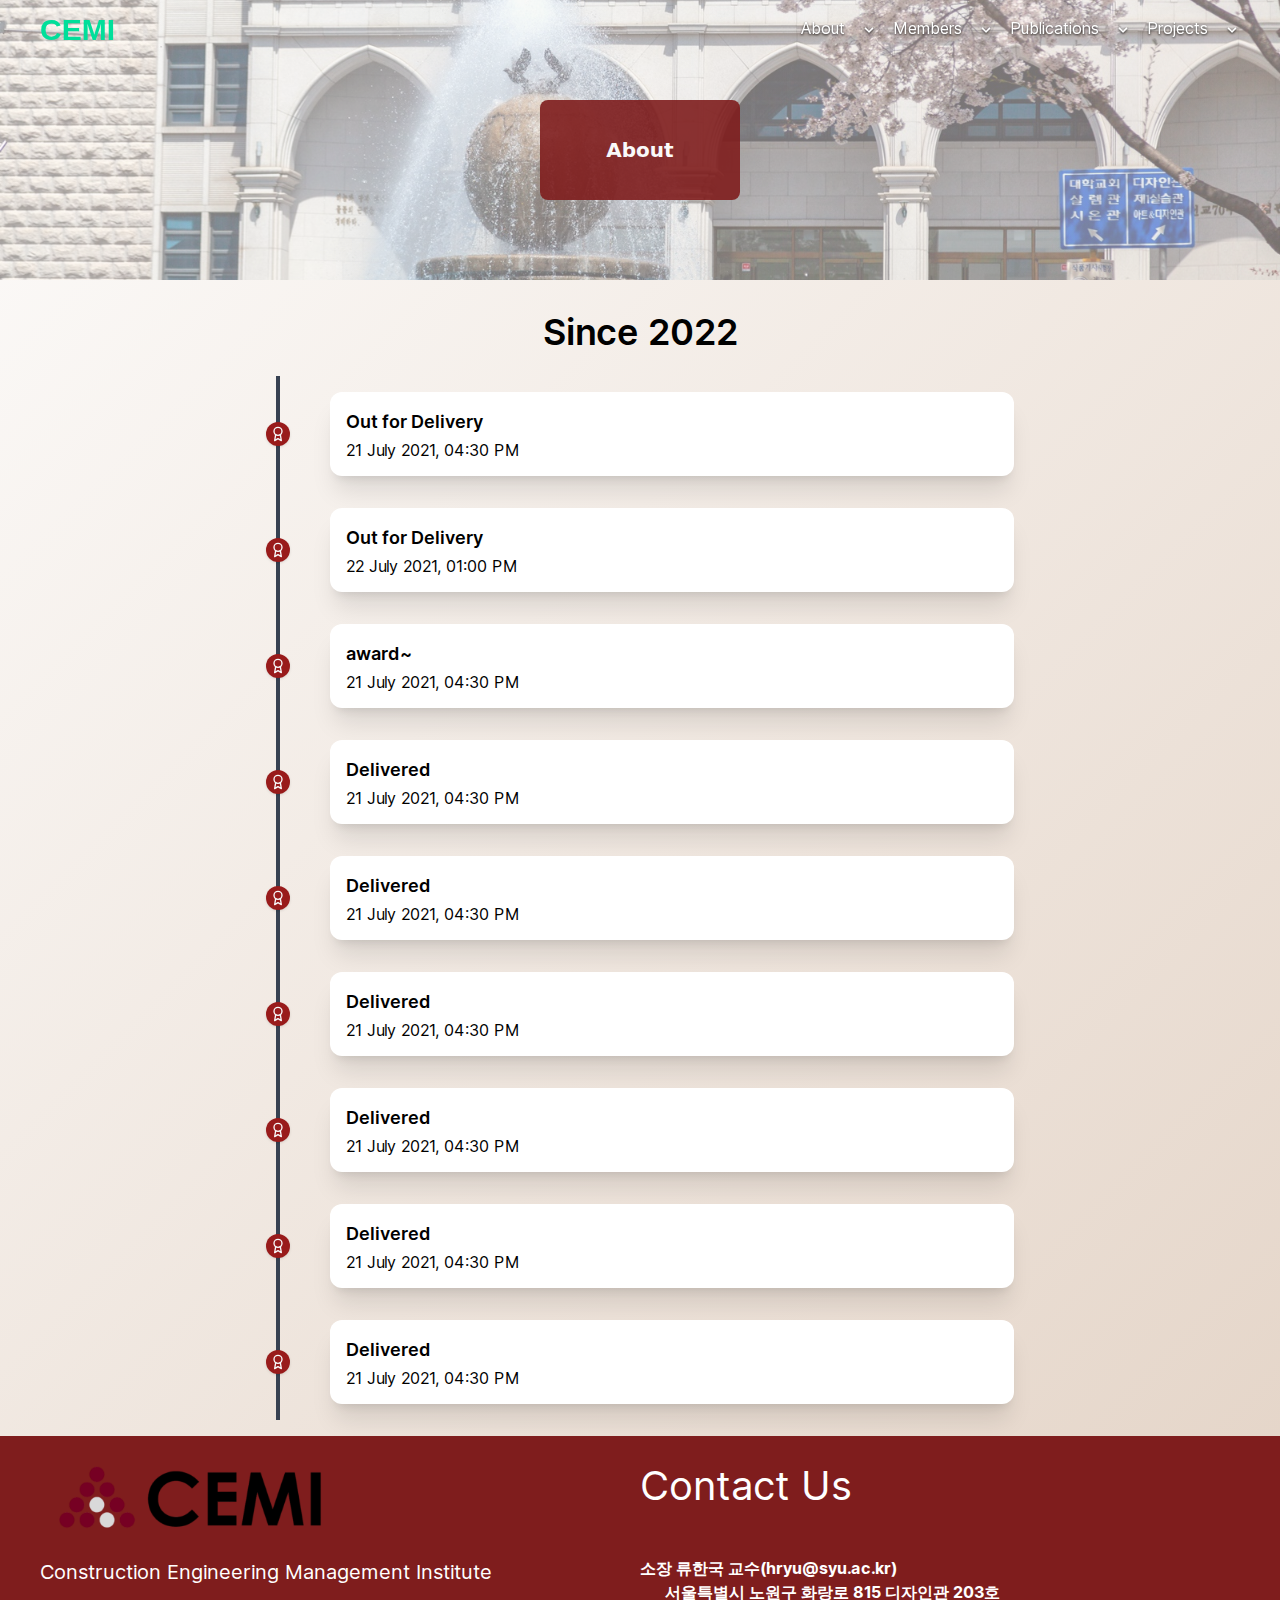
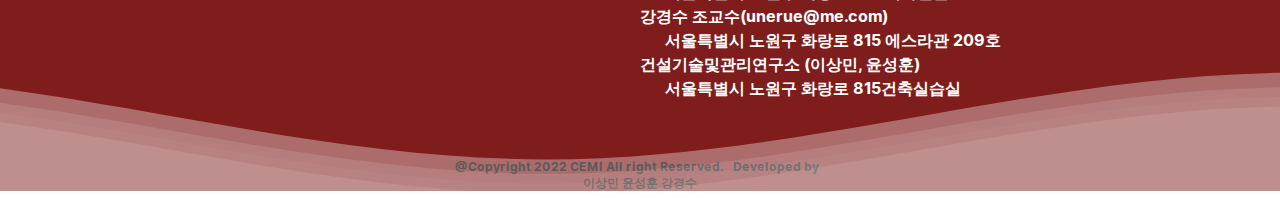
<file: pages/Awards/index.html>
<!DOCTYPE html><html lang="en"><head><meta charSet="utf-8"/><meta name="viewport" content="width=device-width, initial-scale=1.0"/><meta name="viewport" content="width=device-width, initial-scale=1"/><link rel="preload" as="image" href="/img/symembpage.png"/><link rel="preload" as="image" href="/img/CEMI_.png"/><link rel="stylesheet" href="/_next/static/css/1a4a8f7b0f66a4f4.css" crossorigin="" data-precedence="next"/><link rel="preload" as="script" fetchPriority="low" href="/_next/static/chunks/webpack-1514c084649e4e74.js" crossorigin=""/><script src="/_next/static/chunks/fd9d1056-060e28fd399a6c72.js" async="" crossorigin=""></script><script src="/_next/static/chunks/69-91e1543750eb1e09.js" async="" crossorigin=""></script><script src="/_next/static/chunks/main-app-00a1e0535857a575.js" async="" crossorigin=""></script><script src="/_next/static/chunks/59650de3-9ddd7f6950be351a.js" async=""></script><script src="/_next/static/chunks/app/pages/Awards/page-24c0a0f7696e10b0.js" async=""></script><script src="/_next/static/chunks/775-ceb91acbdbe8c6f2.js" async=""></script><script src="/_next/static/chunks/669-f6cde42ae3ebd832.js" async=""></script><script src="/_next/static/chunks/495-cbe67690b37759f7.js" async=""></script><script src="/_next/static/chunks/app/layout-b60022dc99c28c84.js" async=""></script><link rel="icon" type="image/svg+xml" href="/logo.png"/><title>CEMI: 삼육대학교 건설기술및관리연구소</title><title>Create Next App</title><meta name="description" content="Generated by create next app"/><link rel="icon" href="/favicon.ico" type="image/x-icon" sizes="16x16"/><script src="/_next/static/chunks/polyfills-c67a75d1b6f99dc8.js" crossorigin="" noModule=""></script></head><body class="__className_aaf875"><div class="  "><div> <div class=" fixed w-[100%] top-0 flex justify-center text-white items-center mx-auto px-4 z-2  "><div class=" w-[600px] text-3xl font-bold  text-[#00df9a] xs:ml-[-22px] "><a class=" font-[arial] xs:ml-[22px]  text-3xl  " href="/">CEMI</a></div><div class="w-[600px] pl-[100px]  xs:hidden  cursor-pointer z-2 drop-shadow-[0_1.2px_1.2px_rgba(0,0,0,0.8)]"><div class="lg:float-right"><div class="dropdown group inline-block relative z-[1] "><button class="nav-menu inline-flex items-center duration-500 "><a class="m-4 max-lg:mb-4 " href="/pages/Awards/">About</a><svg class="fill-current h-4 w-4" xmlns="http://www.w3.org/2000/svg" viewBox="0 0 20 20"><path d="M9.293 12.95l.707.707L15.657 8l-1.414-1.414L10 10.828 5.757 6.586 4.343 8z"></path> </svg></button><div class="xs:ml-10"><ul class="hidden lg:left-[20%] lg:absolute lg:w-[90px] animate-slideTop2 lg:text-black bg-white group-hover:block group-hover: relative duration-500"><li class="  "><a class=" duration-500 border-b border-b-gray-300 text-center hover:bg-gray-400 hover:opacity-80 py-2 block whitespace-no-wrap" href="/pages/Awards">Awards</a><a class=" duration-500 border-b border-b-gray-300 text-center hover:bg-gray-400 hover:opacity-80 py-2 block whitespace-no-wrap" href="/pages/Album">Album</a></li></ul></div></div><div class="dropdown group inline-block relative z-[1] "><button class="nav-menu inline-flex items-center duration-500 "><a class="m-4 max-lg:mb-4 " href="/pages/Members/">Members</a><svg class="fill-current h-4 w-4" xmlns="http://www.w3.org/2000/svg" viewBox="0 0 20 20"><path d="M9.293 12.95l.707.707L15.657 8l-1.414-1.414L10 10.828 5.757 6.586 4.343 8z"></path> </svg></button><div class="xs:ml-10"><ul class="hidden lg:left-[20%] lg:absolute lg:w-[90px] animate-slideTop2 lg:text-black bg-white group-hover:block group-hover: relative duration-500"><li class="  "><a class=" duration-500 border-b border-b-gray-300 text-center hover:bg-gray-400 hover:opacity-80 py-2 block whitespace-no-wrap" href="/pages/Members">Members</a></li></ul></div></div><div class="dropdown group inline-block relative z-[1] "><button class="nav-menu inline-flex items-center duration-500 "><a class="m-4 max-lg:mb-4 " href="/pages/Publications/">Publications</a><svg class="fill-current h-4 w-4" xmlns="http://www.w3.org/2000/svg" viewBox="0 0 20 20"><path d="M9.293 12.95l.707.707L15.657 8l-1.414-1.414L10 10.828 5.757 6.586 4.343 8z"></path> </svg></button><div class="xs:ml-10"><ul class="hidden lg:left-[20%] lg:absolute lg:w-[90px] animate-slideTop2 lg:text-black bg-white group-hover:block group-hover: relative duration-500"><li class="  "><a class=" duration-500 border-b border-b-gray-300 text-center hover:bg-gray-400 hover:opacity-80 py-2 block whitespace-no-wrap" href="/pages/Publications">Papers</a><a class=" duration-500 border-b border-b-gray-300 text-center hover:bg-gray-400 hover:opacity-80 py-2 block whitespace-no-wrap" href="/pages/Patents">Patents</a></li></ul></div></div><div class="dropdown group inline-block relative z-[1] "><button class="nav-menu inline-flex items-center duration-500 "><a class="m-4 max-lg:mb-4 " href="/pages/Projects/">Projects</a><svg class="fill-current h-4 w-4" xmlns="http://www.w3.org/2000/svg" viewBox="0 0 20 20"><path d="M9.293 12.95l.707.707L15.657 8l-1.414-1.414L10 10.828 5.757 6.586 4.343 8z"></path> </svg></button><div class="xs:ml-10"><ul class="hidden lg:left-[20%] lg:absolute lg:w-[90px] animate-slideTop2 lg:text-black bg-white group-hover:block group-hover: relative duration-500"><li class="  "><a class=" duration-500 border-b border-b-gray-300 text-center hover:bg-gray-400 hover:opacity-80 py-2 block whitespace-no-wrap" href="/pages/Projects">Projects</a></li></ul></div></div></div></div><div class="block lg:hidden "><style data-emotion="css 14h0jh8">.css-14h0jh8{-webkit-user-select:none;-moz-user-select:none;-ms-user-select:none;user-select:none;width:1em;height:1em;display:inline-block;fill:currentColor;-webkit-flex-shrink:0;-ms-flex-negative:0;flex-shrink:0;-webkit-transition:fill 200ms cubic-bezier(0.4, 0, 0.2, 1) 0ms;transition:fill 200ms cubic-bezier(0.4, 0, 0.2, 1) 0ms;font-size:1.5rem;color:black;}</style><svg class="MuiSvgIcon-root MuiSvgIcon-fontSizeMedium cursor-pointer css-14h0jh8" focusable="false" aria-hidden="true" viewBox="0 0 24 24" data-testid="MenuIcon"><path d="M3 18h18v-2H3zm0-5h18v-2H3zm0-7v2h18V6z"></path></svg></div><div class="ease-in-out duration-500 w-[100%] fixed top-[-1000px] "><div class="mt-10 underline underline-offset-8 text-black flex flex-col "><hr/><div class="xs:w-[200px] xs:flex xs:flex-col "><div class="lg:float-right"><div class="dropdown group inline-block relative z-[1] "><button class="nav-menu inline-flex items-center duration-500 "><a class="m-4 max-lg:mb-4 " href="/pages/Awards/">About</a><svg class="fill-current h-4 w-4" xmlns="http://www.w3.org/2000/svg" viewBox="0 0 20 20"><path d="M9.293 12.95l.707.707L15.657 8l-1.414-1.414L10 10.828 5.757 6.586 4.343 8z"></path> </svg></button><div class="xs:ml-10"><ul class="hidden lg:left-[20%] lg:absolute lg:w-[90px] animate-slideTop2 lg:text-black bg-white group-hover:block group-hover: relative duration-500"><li class="  "><a class=" duration-500 border-b border-b-gray-300 text-center hover:bg-gray-400 hover:opacity-80 py-2 block whitespace-no-wrap" href="/pages/Awards">Awards</a><a class=" duration-500 border-b border-b-gray-300 text-center hover:bg-gray-400 hover:opacity-80 py-2 block whitespace-no-wrap" href="/pages/Album">Album</a></li></ul></div></div><div class="dropdown group inline-block relative z-[1] "><button class="nav-menu inline-flex items-center duration-500 "><a class="m-4 max-lg:mb-4 " href="/pages/Members/">Members</a><svg class="fill-current h-4 w-4" xmlns="http://www.w3.org/2000/svg" viewBox="0 0 20 20"><path d="M9.293 12.95l.707.707L15.657 8l-1.414-1.414L10 10.828 5.757 6.586 4.343 8z"></path> </svg></button><div class="xs:ml-10"><ul class="hidden lg:left-[20%] lg:absolute lg:w-[90px] animate-slideTop2 lg:text-black bg-white group-hover:block group-hover: relative duration-500"><li class="  "><a class=" duration-500 border-b border-b-gray-300 text-center hover:bg-gray-400 hover:opacity-80 py-2 block whitespace-no-wrap" href="/pages/Members">Members</a></li></ul></div></div><div class="dropdown group inline-block relative z-[1] "><button class="nav-menu inline-flex items-center duration-500 "><a class="m-4 max-lg:mb-4 " href="/pages/Publications/">Publications</a><svg class="fill-current h-4 w-4" xmlns="http://www.w3.org/2000/svg" viewBox="0 0 20 20"><path d="M9.293 12.95l.707.707L15.657 8l-1.414-1.414L10 10.828 5.757 6.586 4.343 8z"></path> </svg></button><div class="xs:ml-10"><ul class="hidden lg:left-[20%] lg:absolute lg:w-[90px] animate-slideTop2 lg:text-black bg-white group-hover:block group-hover: relative duration-500"><li class="  "><a class=" duration-500 border-b border-b-gray-300 text-center hover:bg-gray-400 hover:opacity-80 py-2 block whitespace-no-wrap" href="/pages/Publications">Papers</a><a class=" duration-500 border-b border-b-gray-300 text-center hover:bg-gray-400 hover:opacity-80 py-2 block whitespace-no-wrap" href="/pages/Patents">Patents</a></li></ul></div></div><div class="dropdown group inline-block relative z-[1] "><button class="nav-menu inline-flex items-center duration-500 "><a class="m-4 max-lg:mb-4 " href="/pages/Projects/">Projects</a><svg class="fill-current h-4 w-4" xmlns="http://www.w3.org/2000/svg" viewBox="0 0 20 20"><path d="M9.293 12.95l.707.707L15.657 8l-1.414-1.414L10 10.828 5.757 6.586 4.343 8z"></path> </svg></button><div class="xs:ml-10"><ul class="hidden lg:left-[20%] lg:absolute lg:w-[90px] animate-slideTop2 lg:text-black bg-white group-hover:block group-hover: relative duration-500"><li class="  "><a class=" duration-500 border-b border-b-gray-300 text-center hover:bg-gray-400 hover:opacity-80 py-2 block whitespace-no-wrap" href="/pages/Projects">Projects</a></li></ul></div></div></div></div></div></div></div></div><div>      <div class="z-[-1] relative"><div><img src="/img/symembpage.png" alt="" class=" absolute w-full h-[280px] overflow-hidden opacity-[0.5] object-cover "/></div><div class="object-cover h-[280px] opacity-[0.9] "><div class="flex justify-center h-[280px]"><div class=" mt-[100px] items-center flex justify-center w-[200px] h-[100px] border-1 rounded-lg bg-red-900  "><h2 class="p-8 border-none rounded-md text-center text-white font-sans font-bold text-xl">About<!-- --> <br/> </h2></div></div></div></div><div><div class="p-4 mt-4 justify-center items-center"><div class="text-4xl text-center font-semibold mb-6">Since 2022</div><div class="container mx-auto items-center"><div class="flex flex-col md:grid grid-cols-12  text-gray-50 w-[60%] mx-auto"><div class="flex md:contents"><div class="col-start-4 col-end-2 mr-10 md:mx-auto relative"><div class="h-full w-6 flex items-center justify-center"><div class="h-full w-1 bg-gray-700  pointer-events-none"></div></div><div class="w-6 h-6 absolute top-1/2 -mt-3 rounded-full bg-red-800 shadow text-center "><svg stroke="currentColor" fill="none" stroke-width="2" viewBox="0 0 24 24" stroke-linecap="round" stroke-linejoin="round" class="mx-auto mt-1" height="1em" width="1em" xmlns="http://www.w3.org/2000/svg"><circle cx="12" cy="8" r="6"></circle><path d="M15.477 12.89 17 22l-5-3-5 3 1.523-9.11"></path></svg><i class="fas fa-check-circle text-white"></i></div></div><div class="bg-white text-black col-start-11 col-end-4 p-4 rounded-xl my-4 mr-auto shadow-md w-full shadow-xl hover:scale-105 duration-300"><h3 class="font-semibold text-lg mb-1">Out for Delivery</h3><div class="leading-tight text-justify">21 July 2021, 04:30 PM</div></div></div></div></div><div class="container mx-auto items-center"><div class="flex flex-col md:grid grid-cols-12  text-gray-50 w-[60%] mx-auto"><div class="flex md:contents"><div class="col-start-4 col-end-2 mr-10 md:mx-auto relative"><div class="h-full w-6 flex items-center justify-center"><div class="h-full w-1 bg-gray-700  pointer-events-none"></div></div><div class="w-6 h-6 absolute top-1/2 -mt-3 rounded-full bg-red-800 shadow text-center "><svg stroke="currentColor" fill="none" stroke-width="2" viewBox="0 0 24 24" stroke-linecap="round" stroke-linejoin="round" class="mx-auto mt-1" height="1em" width="1em" xmlns="http://www.w3.org/2000/svg"><circle cx="12" cy="8" r="6"></circle><path d="M15.477 12.89 17 22l-5-3-5 3 1.523-9.11"></path></svg><i class="fas fa-check-circle text-white"></i></div></div><div class="bg-white text-black col-start-11 col-end-4 p-4 rounded-xl my-4 mr-auto shadow-md w-full shadow-xl hover:scale-105 duration-300"><h3 class="font-semibold text-lg mb-1">Out for Delivery</h3><div class="leading-tight text-justify">22 July 2021, 01:00 PM</div></div></div></div></div><div class="container mx-auto items-center"><div class="flex flex-col md:grid grid-cols-12  text-gray-50 w-[60%] mx-auto"><div class="flex md:contents"><div class="col-start-4 col-end-2 mr-10 md:mx-auto relative"><div class="h-full w-6 flex items-center justify-center"><div class="h-full w-1 bg-gray-700  pointer-events-none"></div></div><div class="w-6 h-6 absolute top-1/2 -mt-3 rounded-full bg-red-800 shadow text-center "><svg stroke="currentColor" fill="none" stroke-width="2" viewBox="0 0 24 24" stroke-linecap="round" stroke-linejoin="round" class="mx-auto mt-1" height="1em" width="1em" xmlns="http://www.w3.org/2000/svg"><circle cx="12" cy="8" r="6"></circle><path d="M15.477 12.89 17 22l-5-3-5 3 1.523-9.11"></path></svg><i class="fas fa-check-circle text-white"></i></div></div><div class="bg-white text-black col-start-11 col-end-4 p-4 rounded-xl my-4 mr-auto shadow-md w-full shadow-xl hover:scale-105 duration-300"><h3 class="font-semibold text-lg mb-1">award~</h3><div class="leading-tight text-justify">21 July 2021, 04:30 PM</div></div></div></div></div><div class="container mx-auto items-center"><div class="flex flex-col md:grid grid-cols-12  text-gray-50 w-[60%] mx-auto"><div class="flex md:contents"><div class="col-start-4 col-end-2 mr-10 md:mx-auto relative"><div class="h-full w-6 flex items-center justify-center"><div class="h-full w-1 bg-gray-700  pointer-events-none"></div></div><div class="w-6 h-6 absolute top-1/2 -mt-3 rounded-full bg-red-800 shadow text-center "><svg stroke="currentColor" fill="none" stroke-width="2" viewBox="0 0 24 24" stroke-linecap="round" stroke-linejoin="round" class="mx-auto mt-1" height="1em" width="1em" xmlns="http://www.w3.org/2000/svg"><circle cx="12" cy="8" r="6"></circle><path d="M15.477 12.89 17 22l-5-3-5 3 1.523-9.11"></path></svg><i class="fas fa-check-circle text-white"></i></div></div><div class="bg-white text-black col-start-11 col-end-4 p-4 rounded-xl my-4 mr-auto shadow-md w-full shadow-xl hover:scale-105 duration-300"><h3 class="font-semibold text-lg mb-1">Delivered</h3><div class="leading-tight text-justify">21 July 2021, 04:30 PM</div></div></div></div></div><div class="container mx-auto items-center"><div class="flex flex-col md:grid grid-cols-12  text-gray-50 w-[60%] mx-auto"><div class="flex md:contents"><div class="col-start-4 col-end-2 mr-10 md:mx-auto relative"><div class="h-full w-6 flex items-center justify-center"><div class="h-full w-1 bg-gray-700  pointer-events-none"></div></div><div class="w-6 h-6 absolute top-1/2 -mt-3 rounded-full bg-red-800 shadow text-center "><svg stroke="currentColor" fill="none" stroke-width="2" viewBox="0 0 24 24" stroke-linecap="round" stroke-linejoin="round" class="mx-auto mt-1" height="1em" width="1em" xmlns="http://www.w3.org/2000/svg"><circle cx="12" cy="8" r="6"></circle><path d="M15.477 12.89 17 22l-5-3-5 3 1.523-9.11"></path></svg><i class="fas fa-check-circle text-white"></i></div></div><div class="bg-white text-black col-start-11 col-end-4 p-4 rounded-xl my-4 mr-auto shadow-md w-full shadow-xl hover:scale-105 duration-300"><h3 class="font-semibold text-lg mb-1">Delivered</h3><div class="leading-tight text-justify">21 July 2021, 04:30 PM</div></div></div></div></div><div class="container mx-auto items-center"><div class="flex flex-col md:grid grid-cols-12  text-gray-50 w-[60%] mx-auto"><div class="flex md:contents"><div class="col-start-4 col-end-2 mr-10 md:mx-auto relative"><div class="h-full w-6 flex items-center justify-center"><div class="h-full w-1 bg-gray-700  pointer-events-none"></div></div><div class="w-6 h-6 absolute top-1/2 -mt-3 rounded-full bg-red-800 shadow text-center "><svg stroke="currentColor" fill="none" stroke-width="2" viewBox="0 0 24 24" stroke-linecap="round" stroke-linejoin="round" class="mx-auto mt-1" height="1em" width="1em" xmlns="http://www.w3.org/2000/svg"><circle cx="12" cy="8" r="6"></circle><path d="M15.477 12.89 17 22l-5-3-5 3 1.523-9.11"></path></svg><i class="fas fa-check-circle text-white"></i></div></div><div class="bg-white text-black col-start-11 col-end-4 p-4 rounded-xl my-4 mr-auto shadow-md w-full shadow-xl hover:scale-105 duration-300"><h3 class="font-semibold text-lg mb-1">Delivered</h3><div class="leading-tight text-justify">21 July 2021, 04:30 PM</div></div></div></div></div><div class="container mx-auto items-center"><div class="flex flex-col md:grid grid-cols-12  text-gray-50 w-[60%] mx-auto"><div class="flex md:contents"><div class="col-start-4 col-end-2 mr-10 md:mx-auto relative"><div class="h-full w-6 flex items-center justify-center"><div class="h-full w-1 bg-gray-700  pointer-events-none"></div></div><div class="w-6 h-6 absolute top-1/2 -mt-3 rounded-full bg-red-800 shadow text-center "><svg stroke="currentColor" fill="none" stroke-width="2" viewBox="0 0 24 24" stroke-linecap="round" stroke-linejoin="round" class="mx-auto mt-1" height="1em" width="1em" xmlns="http://www.w3.org/2000/svg"><circle cx="12" cy="8" r="6"></circle><path d="M15.477 12.89 17 22l-5-3-5 3 1.523-9.11"></path></svg><i class="fas fa-check-circle text-white"></i></div></div><div class="bg-white text-black col-start-11 col-end-4 p-4 rounded-xl my-4 mr-auto shadow-md w-full shadow-xl hover:scale-105 duration-300"><h3 class="font-semibold text-lg mb-1">Delivered</h3><div class="leading-tight text-justify">21 July 2021, 04:30 PM</div></div></div></div></div><div class="container mx-auto items-center"><div class="flex flex-col md:grid grid-cols-12  text-gray-50 w-[60%] mx-auto"><div class="flex md:contents"><div class="col-start-4 col-end-2 mr-10 md:mx-auto relative"><div class="h-full w-6 flex items-center justify-center"><div class="h-full w-1 bg-gray-700  pointer-events-none"></div></div><div class="w-6 h-6 absolute top-1/2 -mt-3 rounded-full bg-red-800 shadow text-center "><svg stroke="currentColor" fill="none" stroke-width="2" viewBox="0 0 24 24" stroke-linecap="round" stroke-linejoin="round" class="mx-auto mt-1" height="1em" width="1em" xmlns="http://www.w3.org/2000/svg"><circle cx="12" cy="8" r="6"></circle><path d="M15.477 12.89 17 22l-5-3-5 3 1.523-9.11"></path></svg><i class="fas fa-check-circle text-white"></i></div></div><div class="bg-white text-black col-start-11 col-end-4 p-4 rounded-xl my-4 mr-auto shadow-md w-full shadow-xl hover:scale-105 duration-300"><h3 class="font-semibold text-lg mb-1">Delivered</h3><div class="leading-tight text-justify">21 July 2021, 04:30 PM</div></div></div></div></div><div class="container mx-auto items-center"><div class="flex flex-col md:grid grid-cols-12  text-gray-50 w-[60%] mx-auto"><div class="flex md:contents"><div class="col-start-4 col-end-2 mr-10 md:mx-auto relative"><div class="h-full w-6 flex items-center justify-center"><div class="h-full w-1 bg-gray-700  pointer-events-none"></div></div><div class="w-6 h-6 absolute top-1/2 -mt-3 rounded-full bg-red-800 shadow text-center "><svg stroke="currentColor" fill="none" stroke-width="2" viewBox="0 0 24 24" stroke-linecap="round" stroke-linejoin="round" class="mx-auto mt-1" height="1em" width="1em" xmlns="http://www.w3.org/2000/svg"><circle cx="12" cy="8" r="6"></circle><path d="M15.477 12.89 17 22l-5-3-5 3 1.523-9.11"></path></svg><i class="fas fa-check-circle text-white"></i></div></div><div class="bg-white text-black col-start-11 col-end-4 p-4 rounded-xl my-4 mr-auto shadow-md w-full shadow-xl hover:scale-105 duration-300"><h3 class="font-semibold text-lg mb-1">Delivered</h3><div class="leading-tight text-justify">21 July 2021, 04:30 PM</div></div></div></div></div></div></div></div></div><div class="lg:w-[full] lg:h-[355px] lg:mx-auto  flex z-[0] items-center justify-center bg-red-900 w-[100%] bottom-0 h-[100%] float-left relative pb-8 "><div class="lg:w-[600px] lg:h-[323px] xs:m-4"><div class=""><img src="/img/CEMI_.png" alt="" class="xs:w-[30%] lg:w-[300px]  "/><div class="lg:hidden text-white mt-4 overflow-hidden xs:text-xs md:hidden "><li class=""><b>소장 류한국 교수(hryu@syu.ac.kr)</b><br/>     <b>서울특별시 노원구 화랑로 815 디자인관 203호</b></li><li class=""><b>강경수 조교수(unerue@me.com)</b><br/>     <b>서울특별시 노원구 화랑로 815 에스라관 209호</b></li><li class=""><b>건설기술및관리연구소 (이상민, 윤성훈) </b><br/>     <b>서울특별시 노원구 화랑로 815건축실습실</b></li></div></div><div class="text-white text-[20px] mt-2 xs:hidden">Construction Engineering Management Institute</div></div><div class=" lg:w-[600px]  lg:h-[323px] xs:hidden"><div class="mt-[20px] text-white text-[40px] ">Contact Us</div><div class=" text-white overflow-hidden  xs:text-xs xs:hidden mt-10 "><li class=""><b>소장 류한국 교수(hryu@syu.ac.kr)</b><br/>     <b>서울특별시 노원구 화랑로 815 디자인관 203호</b></li><li class=""><b>강경수 조교수(unerue@me.com)</b><br/>     <b>서울특별시 노원구 화랑로 815 에스라관 209호</b></li><li class=""><b>건설기술및관리연구소 (이상민, 윤성훈) </b><br/>     <b>서울특별시 노원구 화랑로 815건축실습실</b></li></div></div><div class=" absolute bottom-0 w-full text-center text-xs font-bold  ">@Copyright 2022 CEMI All right Reserved.   Developed by  <br/>이상민 윤성훈 강경수 </div><div class="absolute  bottom-[0] w-full opacity-50   "><div><div class=" h-[30%]"><div class=""><svg class="waves" xmlns="http://www.w3.org/2000/svg" xmlns:xlink="http://www.w3.org/1999/xlink" viewBox="0 24 150 28" preserveAspectRatio="none" shape-rendering="auto"><defs><path id="gentle-wave" d="M-160 44c30 0 58-18 88-18s 58 18 88 18 58-18 88-18 58 18 88 18 v44h-352z"></path></defs><g class="parallax"><use xlink:href="#gentle-wave" x="48" y="0" fill="rgba(255,255,255,0.7"></use><use xlink:href="#gentle-wave" x="48" y="3" fill="rgba(255,255,255,0.5)"></use><use xlink:href="#gentle-wave" x="48" y="5" fill="rgba(255,255,255,0.3)"></use><use xlink:href="#gentle-wave" x="48" y="7" fill="#fff"></use></g></svg></div></div></div></div></div><script src="/_next/static/chunks/webpack-1514c084649e4e74.js" crossorigin="" async=""></script><script>(self.__next_f=self.__next_f||[]).push([0]);self.__next_f.push([2,null])</script><script>self.__next_f.push([1,"1:HL[\"/_next/static/css/1a4a8f7b0f66a4f4.css\",\"style\",{\"crossOrigin\":\"\"}]\n0:\"$L2\"\n"])</script><script>self.__next_f.push([1,"3:I[47690,[],\"\"]\n5:I[77831,[],\"\"]\n6:I[64007,[\"212\",\"static/chunks/59650de3-9ddd7f6950be351a.js\",\"194\",\"static/chunks/app/pages/Awards/page-24c0a0f7696e10b0.js\"],\"\"]\n7:I[5613,[],\"\"]\n8:I[31778,[],\"\"]\n9:I[77445,[\"775\",\"static/chunks/775-ceb91acbdbe8c6f2.js\",\"669\",\"static/chunks/669-f6cde42ae3ebd832.js\",\"495\",\"static/chunks/495-cbe67690b37759f7.js\",\"185\",\"static/chunks/app/layout-b60022dc99c28c84.js\"],\"\"]\nb:I[48955,[],\"\"]\nc:[]\n"])</script><script>self.__next_f.push([1,"2:[[[\"$\",\"link\",\"0\",{\"rel\":\"stylesheet\",\"href\":\"/_next/static/css/1a4a8f7b0f66a4f4.css\",\"precedence\":\"next\",\"crossOrigin\":\"\"}]],[\"$\",\"$L3\",null,{\"buildId\":\"VIqNjVZGUTTCyN1bI9qEs\",\"assetPrefix\":\"\",\"initialCanonicalUrl\":\"/pages/Awards/\",\"initialTree\":[\"\",{\"children\":[\"pages\",{\"children\":[\"Awards\",{\"children\":[\"__PAGE__\",{}]}]}]},\"$undefined\",\"$undefined\",true],\"initialSeedData\":[\"\",{\"children\":[\"pages\",{\"children\":[\"Awards\",{\"children\":[\"__PAGE__\",{},[\"$L4\",[\"$\",\"$L5\",null,{\"propsForComponent\":{\"params\":{}},\"Component\":\"$6\",\"isStaticGeneration\":true}],null]]},[\"$\",\"$L7\",null,{\"parallelRouterKey\":\"children\",\"segmentPath\":[\"children\",\"pages\",\"children\",\"Awards\",\"children\"],\"loading\":\"$undefined\",\"loadingStyles\":\"$undefined\",\"loadingScripts\":\"$undefined\",\"hasLoading\":false,\"error\":\"$undefined\",\"errorStyles\":\"$undefined\",\"errorScripts\":\"$undefined\",\"template\":[\"$\",\"$L8\",null,{}],\"templateStyles\":\"$undefined\",\"templateScripts\":\"$undefined\",\"notFound\":\"$undefined\",\"notFoundStyles\":\"$undefined\",\"styles\":null}]]},[\"$\",\"$L7\",null,{\"parallelRouterKey\":\"children\",\"segmentPath\":[\"children\",\"pages\",\"children\"],\"loading\":\"$undefined\",\"loadingStyles\":\"$undefined\",\"loadingScripts\":\"$undefined\",\"hasLoading\":false,\"error\":\"$undefined\",\"errorStyles\":\"$undefined\",\"errorScripts\":\"$undefined\",\"template\":[\"$\",\"$L8\",null,{}],\"templateStyles\":\"$undefined\",\"templateScripts\":\"$undefined\",\"notFound\":\"$undefined\",\"notFoundStyles\":\"$undefined\",\"styles\":null}]]},[null,[\"$\",\"html\",null,{\"lang\":\"en\",\"children\":[[\"$\",\"head\",null,{\"children\":[[\"$\",\"link\",null,{\"rel\":\"icon\",\"type\":\"image/svg+xml\",\"href\":\"/logo.png\"}],[\"$\",\"meta\",null,{\"name\":\"viewport\",\"content\":\"width=device-width, initial-scale=1.0\"}],[\"$\",\"title\",null,{\"children\":\"CEMI: 삼육대학교 건설기술및관리연구소\"}]]}],[\"$\",\"body\",null,{\"className\":\"__className_aaf875\",\"children\":[[\"$\",\"div\",null,{\"className\":\"  \",\"children\":[[\"$\",\"$L9\",null,{}],[\"$\",\"$L7\",null,{\"parallelRouterKey\":\"children\",\"segmentPath\":[\"children\"],\"loading\":\"$undefined\",\"loadingStyles\":\"$undefined\",\"loadingScripts\":\"$undefined\",\"hasLoading\":false,\"error\":\"$undefined\",\"errorStyles\":\"$undefined\",\"errorScripts\":\"$undefined\",\"template\":[\"$\",\"$L8\",null,{}],\"templateStyles\":\"$undefined\",\"templateScripts\":\"$undefined\",\"notFound\":[[\"$\",\"title\",null,{\"children\":\"404: This page could not be found.\"}],[\"$\",\"div\",null,{\"style\":{\"fontFamily\":\"system-ui,\\\"Segoe UI\\\",Roboto,Helvetica,Arial,sans-serif,\\\"Apple Color Emoji\\\",\\\"Segoe UI Emoji\\\"\",\"height\":\"100vh\",\"textAlign\":\"center\",\"display\":\"flex\",\"flexDirection\":\"column\",\"alignItems\":\"center\",\"justifyContent\":\"center\"},\"children\":[\"$\",\"div\",null,{\"children\":[[\"$\",\"style\",null,{\"dangerouslySetInnerHTML\":{\"__html\":\"body{color:#000;background:#fff;margin:0}.next-error-h1{border-right:1px solid rgba(0,0,0,.3)}@media (prefers-color-scheme:dark){body{color:#fff;background:#000}.next-error-h1{border-right:1px solid rgba(255,255,255,.3)}}\"}}],[\"$\",\"h1\",null,{\"className\":\"next-error-h1\",\"style\":{\"display\":\"inline-block\",\"margin\":\"0 20px 0 0\",\"padding\":\"0 23px 0 0\",\"fontSize\":24,\"fontWeight\":500,\"verticalAlign\":\"top\",\"lineHeight\":\"49px\"},\"children\":\"404\"}],[\"$\",\"div\",null,{\"style\":{\"display\":\"inline-block\"},\"children\":[\"$\",\"h2\",null,{\"style\":{\"fontSize\":14,\"fontWeight\":400,\"lineHeight\":\"49px\",\"margin\":0},\"children\":\"This page could not be found.\"}]}]]}]}]],\"notFoundStyles\":[],\"styles\":null}]]}],[\"$\",\"div\",null,{\"className\":\"lg:w-[full] lg:h-[355px] lg:mx-auto  flex z-[0] items-center justify-center bg-red-900 w-[100%] bottom-0 h-[100%] float-left relative pb-8 \",\"children\":[[\"$\",\"div\",null,{\"className\":\"lg:w-[600px] lg:h-[323px] xs:m-4\",\"children\":[[\"$\",\"div\",null,{\"className\":\"\",\"children\":[[\"$\",\"img\",null,{\"src\":\"/img/CEMI_.png\",\"alt\":\"\",\"className\":\"xs:w-[30%] lg:w-[300px]  \"}],[\"$\",\"div\",null,{\"className\":\"lg:hidden text-white mt-4 overflow-hidden xs:text-xs md:hidden \",\"children\":[[\"$\",\"li\",null,{\"className\":\"\",\"children\":[[\"$\",\"b\",null,{\"children\":\"소장 류한국 교수(hryu@syu.ac.kr)\"}],[\"$\",\"br\",null,{}],\"     \",[\"$\",\"b\",null,{\"children\":\"서울특별시 노원구 화랑로 815 디자인관 203호\"}]]}],[\"$\",\"li\",null,{\"className\":\"\",\"children\":[[\"$\",\"b\",null,{\"children\":\"강경수 조교수(unerue@me.com)\"}],[\"$\",\"br\",null,{}],\"     \",[\"$\",\"b\",null,{\"children\":\"서울특별시 노원구 화랑로 815 에스라관 209호\"}]]}],[\"$\",\"li\",null,{\"className\":\"\",\"children\":[[\"$\",\"b\",null,{\"children\":\"건설기술및관리연구소 (이상민, 윤성훈) \"}],[\"$\",\"br\",null,{}],\"     \",[\"$\",\"b\",null,{\"children\":\"서울특별시 노원구 화랑로 815건축실습실\"}]]}]]}]]}],[\"$\",\"div\",null,{\"className\":\"text-white text-[20px] mt-2 xs:hidden\",\"children\":\"Construction Engineering Management Institute\"}]]}],[\"$\",\"div\",null,{\"className\":\" lg:w-[600px]  lg:h-[323px] xs:hidden\",\"children\":[[\"$\",\"div\",null,{\"className\":\"mt-[20px] text-white text-[40px] \",\"children\":\"Contact Us\"}],[\"$\",\"div\",null,{\"className\":\" text-white overflow-hidden  xs:text-xs xs:hidden mt-10 \",\"children\":[[\"$\",\"li\",null,{\"className\":\"\",\"children\":[[\"$\",\"b\",null,{\"children\":\"소장 류한국 교수(hryu@syu.ac.kr)\"}],[\"$\",\"br\",null,{}],\"     \",[\"$\",\"b\",null,{\"children\":\"서울특별시 노원구 화랑로 815 디자인관 203호\"}]]}],[\"$\",\"li\",null,{\"className\":\"\",\"children\":[[\"$\",\"b\",null,{\"children\":\"강경수 조교수(unerue@me.com)\"}],[\"$\",\"br\",null,{}],\"     \",[\"$\",\"b\",null,{\"children\":\"서울특별시 노원구 화랑로 815 에스라관 209호\"}]]}],[\"$\",\"li\",null,{\"className\":\"\",\"children\":[[\"$\",\"b\",null,{\"children\":\"건설기술및관리연구소 (이상민, 윤성훈) \"}],[\"$\",\"br\",null,{}],\"     \",[\"$\",\"b\",null,{\"children\":\"서울특별시 노원구 화랑로 815건축실습실\"}]]}]]}]]}],[\"$\",\"div\",null,{\"className\":\" absolute bottom-0 w-full text-center text-xs font-bold  \",\"children\":[\"@Copyright 2022 CEMI All right Reserved.   Developed by  \",[\"$\",\"br\",null,{}],\"이상민 윤성훈 강경수 \"]}],[\"$\",\"div\",null,{\"className\":\"absolute  bottom-[0] w-full opacity-50   \",\"children\":[\"$\",\"div\",null,{\"children\":[\"$\",\"div\",null,{\"className\":\" h-[30%]\",\"children\":[\"$\",\"div\",null,{\"className\":\"\",\"children\":[\"$\",\"svg\",null,{\"className\":\"waves\",\"xmlns\":\"http://www.w3.org/2000/svg\",\"xmlnsXlink\":\"http://www.w3.org/1999/xlink\",\"viewBox\":\"0 24 150 28\",\"preserveAspectRatio\":\"none\",\"shapeRendering\":\"auto\",\"children\":[[\"$\",\"defs\",null,{\"children\":[\"$\",\"path\",null,{\"id\":\"gentle-wave\",\"d\":\"M-160 44c30 0 58-18 88-18s 58 18 88 18 58-18 88-18 58 18 88 18 v44h-352z\"}]}],[\"$\",\"g\",null,{\"className\":\"parallax\",\"children\":[[\"$\",\"use\",null,{\"xlinkHref\":\"#gentle-wave\",\"x\":\"48\",\"y\":\"0\",\"fill\":\"rgba(255,255,255,0.7\"}],[\"$\",\"use\",null,{\"xlinkHref\":\"#gentle-wave\",\"x\":\"48\",\"y\":\"3\",\"fill\":\"rgba(255,255,255,0.5)\"}],[\"$\",\"use\",null,{\"xlinkHref\":\"#gentle-wave\",\"x\":\"48\",\"y\":\"5\",\"fill\":\"rgba(255,255,255,0.3)\"}],[\"$\",\"use\",null,{\"xlinkHref\":\"#gentle-wave\",\"x\":\"48\",\"y\":\"7\",\"fill\":\"#fff\"}]]}]]}]}]}]}]}]]}]]}]]}],null]],\"initialHead\":[false,\"$La\"],\"globalErrorComponent\":\"$b\",\"missingSlots\":\"$Wc\"}]]\n"])</script><script>self.__next_f.push([1,"a:[[\"$\",\"meta\",\"0\",{\"name\":\"viewport\",\"content\":\"width=device-width, initial-scale=1\"}],[\"$\",\"meta\",\"1\",{\"charSet\":\"utf-8\"}],[\"$\",\"title\",\"2\",{\"children\":\"Create Next App\"}],[\"$\",\"meta\",\"3\",{\"name\":\"description\",\"content\":\"Generated by create next app\"}],[\"$\",\"link\",\"4\",{\"rel\":\"icon\",\"href\":\"/favicon.ico\",\"type\":\"image/x-icon\",\"sizes\":\"16x16\"}]]\n4:null\n"])</script><script>self.__next_f.push([1,""])</script></body></html>
</file>
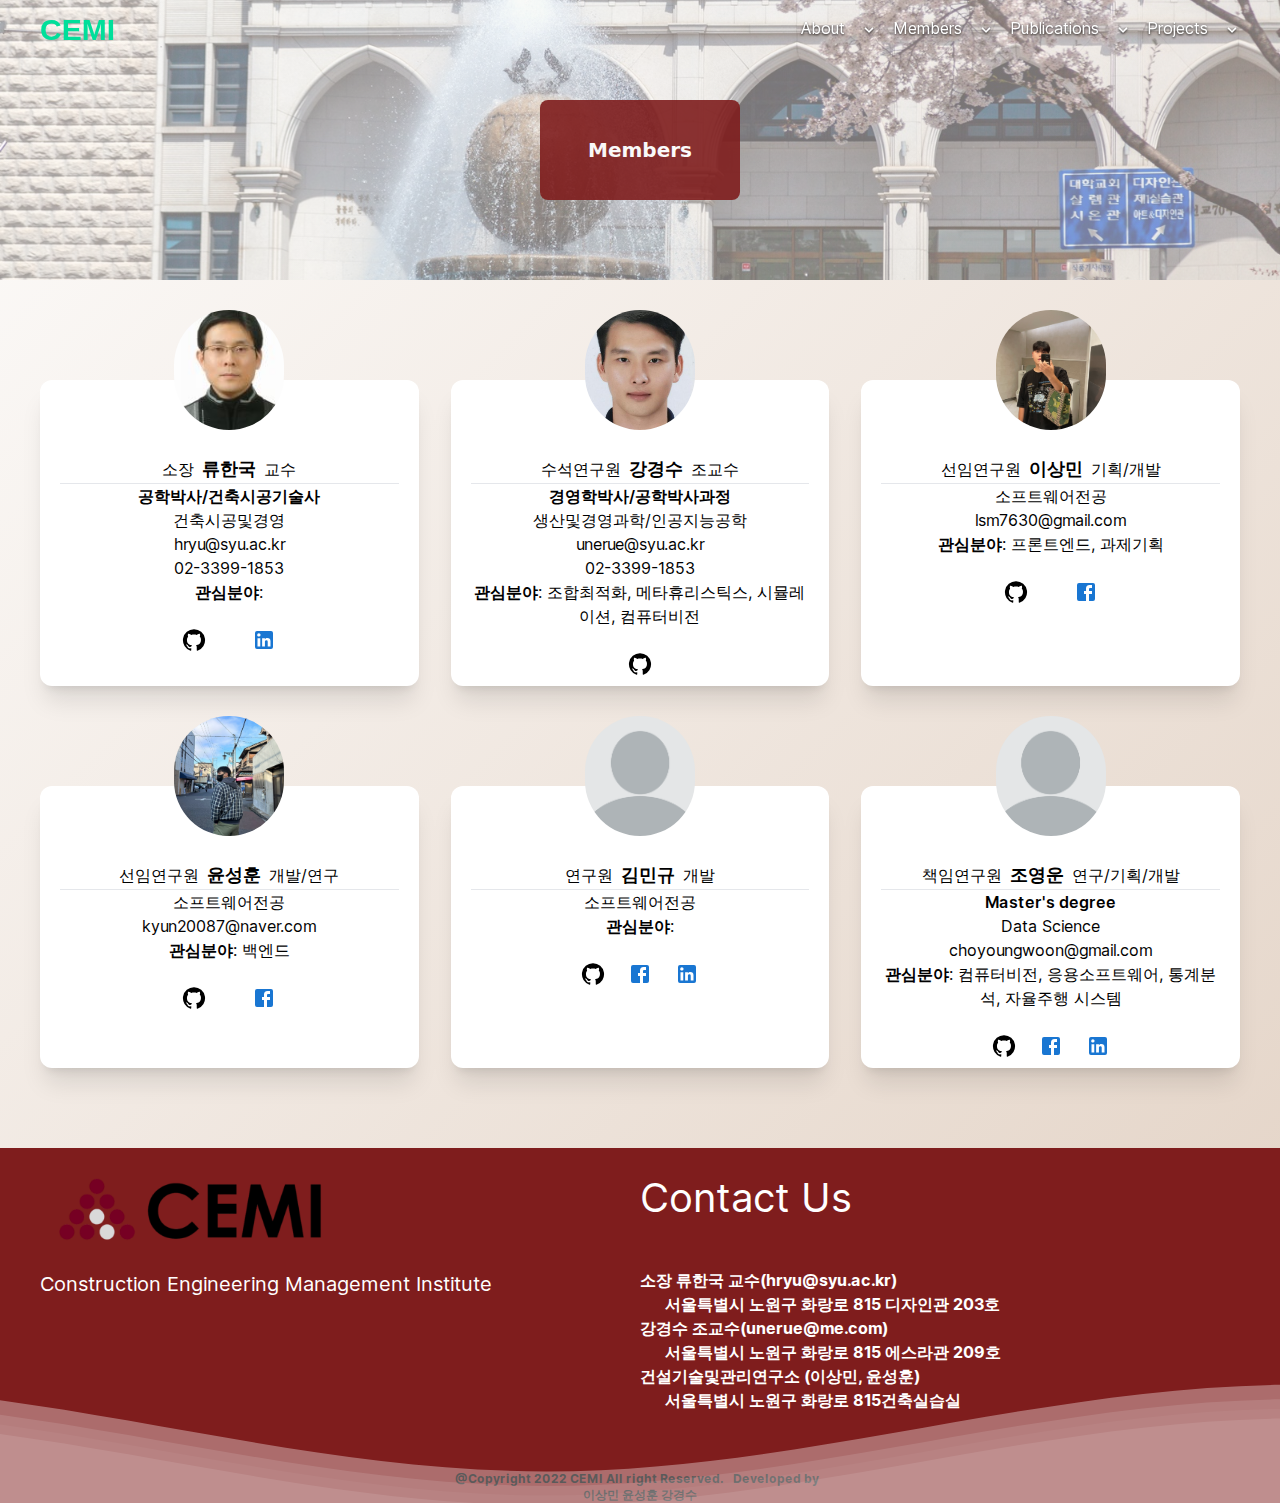
<file: pages/Members/index.html>
<!DOCTYPE html><html lang="en"><head><meta charSet="utf-8"/><meta name="viewport" content="width=device-width, initial-scale=1.0"/><meta name="viewport" content="width=device-width, initial-scale=1"/><link rel="preload" as="image" href="/img/symembpage.png"/><link rel="preload" as="image" href="/img/korea.png"/><link rel="preload" as="image" href="/img/kang.jpeg"/><link rel="preload" as="image" href="/img/ssmln.jpg"/><link rel="preload" as="image" href="/img/hun.jpg"/><link rel="preload" as="image" href="/img/blank-profile.png"/><link rel="preload" as="image" href="/img/CEMI_.png"/><link rel="stylesheet" href="/_next/static/css/1a4a8f7b0f66a4f4.css" crossorigin="" data-precedence="next"/><link rel="stylesheet" href="/_next/static/css/5f4bab4a1179eac9.css" crossorigin="" data-precedence="next"/><link rel="preload" as="script" fetchPriority="low" href="/_next/static/chunks/webpack-1514c084649e4e74.js" crossorigin=""/><script src="/_next/static/chunks/fd9d1056-060e28fd399a6c72.js" async="" crossorigin=""></script><script src="/_next/static/chunks/69-91e1543750eb1e09.js" async="" crossorigin=""></script><script src="/_next/static/chunks/main-app-00a1e0535857a575.js" async="" crossorigin=""></script><script src="/_next/static/chunks/775-ceb91acbdbe8c6f2.js" async=""></script><script src="/_next/static/chunks/669-f6cde42ae3ebd832.js" async=""></script><script src="/_next/static/chunks/app/pages/Members/page-a72e90932d3ba7a7.js" async=""></script><script src="/_next/static/chunks/495-cbe67690b37759f7.js" async=""></script><script src="/_next/static/chunks/app/layout-b60022dc99c28c84.js" async=""></script><link rel="icon" type="image/svg+xml" href="/logo.png"/><title>CEMI: 삼육대학교 건설기술및관리연구소</title><title>Create Next App</title><meta name="description" content="Generated by create next app"/><link rel="icon" href="/favicon.ico" type="image/x-icon" sizes="16x16"/><script src="/_next/static/chunks/polyfills-c67a75d1b6f99dc8.js" crossorigin="" noModule=""></script></head><body class="__className_aaf875"><div class="  "><div> <div class=" fixed w-[100%] top-0 flex justify-center text-white items-center mx-auto px-4 z-2  "><div class=" w-[600px] text-3xl font-bold  text-[#00df9a] xs:ml-[-22px] "><a class=" font-[arial] xs:ml-[22px]  text-3xl  " href="/">CEMI</a></div><div class="w-[600px] pl-[100px]  xs:hidden  cursor-pointer z-2 drop-shadow-[0_1.2px_1.2px_rgba(0,0,0,0.8)]"><div class="lg:float-right"><div class="dropdown group inline-block relative z-[1] "><button class="nav-menu inline-flex items-center duration-500 "><a class="m-4 max-lg:mb-4 " href="/pages/Awards/">About</a><svg class="fill-current h-4 w-4" xmlns="http://www.w3.org/2000/svg" viewBox="0 0 20 20"><path d="M9.293 12.95l.707.707L15.657 8l-1.414-1.414L10 10.828 5.757 6.586 4.343 8z"></path> </svg></button><div class="xs:ml-10"><ul class="hidden lg:left-[20%] lg:absolute lg:w-[90px] animate-slideTop2 lg:text-black bg-white group-hover:block group-hover: relative duration-500"><li class="  "><a class=" duration-500 border-b border-b-gray-300 text-center hover:bg-gray-400 hover:opacity-80 py-2 block whitespace-no-wrap" href="/pages/Awards">Awards</a><a class=" duration-500 border-b border-b-gray-300 text-center hover:bg-gray-400 hover:opacity-80 py-2 block whitespace-no-wrap" href="/pages/Album">Album</a></li></ul></div></div><div class="dropdown group inline-block relative z-[1] "><button class="nav-menu inline-flex items-center duration-500 "><a class="m-4 max-lg:mb-4 " href="/pages/Members/">Members</a><svg class="fill-current h-4 w-4" xmlns="http://www.w3.org/2000/svg" viewBox="0 0 20 20"><path d="M9.293 12.95l.707.707L15.657 8l-1.414-1.414L10 10.828 5.757 6.586 4.343 8z"></path> </svg></button><div class="xs:ml-10"><ul class="hidden lg:left-[20%] lg:absolute lg:w-[90px] animate-slideTop2 lg:text-black bg-white group-hover:block group-hover: relative duration-500"><li class="  "><a class=" duration-500 border-b border-b-gray-300 text-center hover:bg-gray-400 hover:opacity-80 py-2 block whitespace-no-wrap" href="/pages/Members">Members</a></li></ul></div></div><div class="dropdown group inline-block relative z-[1] "><button class="nav-menu inline-flex items-center duration-500 "><a class="m-4 max-lg:mb-4 " href="/pages/Publications/">Publications</a><svg class="fill-current h-4 w-4" xmlns="http://www.w3.org/2000/svg" viewBox="0 0 20 20"><path d="M9.293 12.95l.707.707L15.657 8l-1.414-1.414L10 10.828 5.757 6.586 4.343 8z"></path> </svg></button><div class="xs:ml-10"><ul class="hidden lg:left-[20%] lg:absolute lg:w-[90px] animate-slideTop2 lg:text-black bg-white group-hover:block group-hover: relative duration-500"><li class="  "><a class=" duration-500 border-b border-b-gray-300 text-center hover:bg-gray-400 hover:opacity-80 py-2 block whitespace-no-wrap" href="/pages/Publications">Papers</a><a class=" duration-500 border-b border-b-gray-300 text-center hover:bg-gray-400 hover:opacity-80 py-2 block whitespace-no-wrap" href="/pages/Patents">Patents</a></li></ul></div></div><div class="dropdown group inline-block relative z-[1] "><button class="nav-menu inline-flex items-center duration-500 "><a class="m-4 max-lg:mb-4 " href="/pages/Projects/">Projects</a><svg class="fill-current h-4 w-4" xmlns="http://www.w3.org/2000/svg" viewBox="0 0 20 20"><path d="M9.293 12.95l.707.707L15.657 8l-1.414-1.414L10 10.828 5.757 6.586 4.343 8z"></path> </svg></button><div class="xs:ml-10"><ul class="hidden lg:left-[20%] lg:absolute lg:w-[90px] animate-slideTop2 lg:text-black bg-white group-hover:block group-hover: relative duration-500"><li class="  "><a class=" duration-500 border-b border-b-gray-300 text-center hover:bg-gray-400 hover:opacity-80 py-2 block whitespace-no-wrap" href="/pages/Projects">Projects</a></li></ul></div></div></div></div><div class="block lg:hidden "><style data-emotion="css 14h0jh8">.css-14h0jh8{-webkit-user-select:none;-moz-user-select:none;-ms-user-select:none;user-select:none;width:1em;height:1em;display:inline-block;fill:currentColor;-webkit-flex-shrink:0;-ms-flex-negative:0;flex-shrink:0;-webkit-transition:fill 200ms cubic-bezier(0.4, 0, 0.2, 1) 0ms;transition:fill 200ms cubic-bezier(0.4, 0, 0.2, 1) 0ms;font-size:1.5rem;color:black;}</style><svg class="MuiSvgIcon-root MuiSvgIcon-fontSizeMedium cursor-pointer css-14h0jh8" focusable="false" aria-hidden="true" viewBox="0 0 24 24" data-testid="MenuIcon"><path d="M3 18h18v-2H3zm0-5h18v-2H3zm0-7v2h18V6z"></path></svg></div><div class="ease-in-out duration-500 w-[100%] fixed top-[-1000px] "><div class="mt-10 underline underline-offset-8 text-black flex flex-col "><hr/><div class="xs:w-[200px] xs:flex xs:flex-col "><div class="lg:float-right"><div class="dropdown group inline-block relative z-[1] "><button class="nav-menu inline-flex items-center duration-500 "><a class="m-4 max-lg:mb-4 " href="/pages/Awards/">About</a><svg class="fill-current h-4 w-4" xmlns="http://www.w3.org/2000/svg" viewBox="0 0 20 20"><path d="M9.293 12.95l.707.707L15.657 8l-1.414-1.414L10 10.828 5.757 6.586 4.343 8z"></path> </svg></button><div class="xs:ml-10"><ul class="hidden lg:left-[20%] lg:absolute lg:w-[90px] animate-slideTop2 lg:text-black bg-white group-hover:block group-hover: relative duration-500"><li class="  "><a class=" duration-500 border-b border-b-gray-300 text-center hover:bg-gray-400 hover:opacity-80 py-2 block whitespace-no-wrap" href="/pages/Awards">Awards</a><a class=" duration-500 border-b border-b-gray-300 text-center hover:bg-gray-400 hover:opacity-80 py-2 block whitespace-no-wrap" href="/pages/Album">Album</a></li></ul></div></div><div class="dropdown group inline-block relative z-[1] "><button class="nav-menu inline-flex items-center duration-500 "><a class="m-4 max-lg:mb-4 " href="/pages/Members/">Members</a><svg class="fill-current h-4 w-4" xmlns="http://www.w3.org/2000/svg" viewBox="0 0 20 20"><path d="M9.293 12.95l.707.707L15.657 8l-1.414-1.414L10 10.828 5.757 6.586 4.343 8z"></path> </svg></button><div class="xs:ml-10"><ul class="hidden lg:left-[20%] lg:absolute lg:w-[90px] animate-slideTop2 lg:text-black bg-white group-hover:block group-hover: relative duration-500"><li class="  "><a class=" duration-500 border-b border-b-gray-300 text-center hover:bg-gray-400 hover:opacity-80 py-2 block whitespace-no-wrap" href="/pages/Members">Members</a></li></ul></div></div><div class="dropdown group inline-block relative z-[1] "><button class="nav-menu inline-flex items-center duration-500 "><a class="m-4 max-lg:mb-4 " href="/pages/Publications/">Publications</a><svg class="fill-current h-4 w-4" xmlns="http://www.w3.org/2000/svg" viewBox="0 0 20 20"><path d="M9.293 12.95l.707.707L15.657 8l-1.414-1.414L10 10.828 5.757 6.586 4.343 8z"></path> </svg></button><div class="xs:ml-10"><ul class="hidden lg:left-[20%] lg:absolute lg:w-[90px] animate-slideTop2 lg:text-black bg-white group-hover:block group-hover: relative duration-500"><li class="  "><a class=" duration-500 border-b border-b-gray-300 text-center hover:bg-gray-400 hover:opacity-80 py-2 block whitespace-no-wrap" href="/pages/Publications">Papers</a><a class=" duration-500 border-b border-b-gray-300 text-center hover:bg-gray-400 hover:opacity-80 py-2 block whitespace-no-wrap" href="/pages/Patents">Patents</a></li></ul></div></div><div class="dropdown group inline-block relative z-[1] "><button class="nav-menu inline-flex items-center duration-500 "><a class="m-4 max-lg:mb-4 " href="/pages/Projects/">Projects</a><svg class="fill-current h-4 w-4" xmlns="http://www.w3.org/2000/svg" viewBox="0 0 20 20"><path d="M9.293 12.95l.707.707L15.657 8l-1.414-1.414L10 10.828 5.757 6.586 4.343 8z"></path> </svg></button><div class="xs:ml-10"><ul class="hidden lg:left-[20%] lg:absolute lg:w-[90px] animate-slideTop2 lg:text-black bg-white group-hover:block group-hover: relative duration-500"><li class="  "><a class=" duration-500 border-b border-b-gray-300 text-center hover:bg-gray-400 hover:opacity-80 py-2 block whitespace-no-wrap" href="/pages/Projects">Projects</a></li></ul></div></div></div></div></div></div></div></div><div>      <div class="z-[-1] relative"><div><img src="/img/symembpage.png" alt="" class=" absolute w-full h-[280px] overflow-hidden opacity-[0.5] object-cover "/></div><div class="object-cover h-[280px] opacity-[0.9] "><div class="flex justify-center h-[280px]"><div class=" mt-[100px] items-center flex justify-center w-[200px] h-[100px] border-1 rounded-lg bg-red-900  "><h2 class="p-8 border-none rounded-md text-center text-white font-sans font-bold text-xl">Members<!-- --> <br/> </h2></div></div></div></div><div class=""><section class="text-center m-4 "><div class="mt-[100px] lg:w-[1200px] lg:mb-20 lg:mx-auto grid lg:grid-cols-3 md:grid-cols-2  grid-cols-1 justify-around gap-x-4 lg:gap-y-[100px] items-stretch lg:gap-x-8 xs:gap-y-[100px]"><div class="hover:scale-105 duration-300 "><div class="block h-full rounded-xl border-none shadow-xl bg-white"><div class="flex justify-center"><div class="flex justify-center -mt-[75px] "><img src="/img/korea.png" class="w-[110px] m-[5px] h-[120px] mx-auto object-cover rounded-full "/></div></div><div class="p-5"><div><div class="text-center">소장<span class="pl-2 pr-2 text-lg font-semibold">류<!-- -->한국</span>교수</div><hr/><div class="flex"><div class="text-center m-auto"><div class="font-semibold">공학박사/건축시공기술사</div><div class="font-KoPubDotum">건축시공및경영</div><div>hryu@syu.ac.kr</div><div>02-3399-1853</div><div><b>관심분야</b>: </div></div></div></div></div><div class=""><div class="mb-2 bottom-0 item-center justify-center flex"><div class="btn_wrap"><div class="social_container items-center justify-center "><a href="https://github.com/Yshgodd" target="_blank"><style data-emotion="css vubbuv">.css-vubbuv{-webkit-user-select:none;-moz-user-select:none;-ms-user-select:none;user-select:none;width:1em;height:1em;display:inline-block;fill:currentColor;-webkit-flex-shrink:0;-ms-flex-negative:0;flex-shrink:0;-webkit-transition:fill 200ms cubic-bezier(0.4, 0, 0.2, 1) 0ms;transition:fill 200ms cubic-bezier(0.4, 0, 0.2, 1) 0ms;font-size:1.5rem;}</style><svg class="MuiSvgIcon-root MuiSvgIcon-fontSizeMedium hover:scale-125 mx-2 css-vubbuv" focusable="false" aria-hidden="true" viewBox="0 0 24 24" data-testid="GitHubIcon"><path d="M12 1.27a11 11 0 00-3.48 21.46c.55.09.73-.28.73-.55v-1.84c-3.03.64-3.67-1.46-3.67-1.46-.55-1.29-1.28-1.65-1.28-1.65-.92-.65.1-.65.1-.65 1.1 0 1.73 1.1 1.73 1.1.92 1.65 2.57 1.2 3.21.92a2 2 0 01.64-1.47c-2.47-.27-5.04-1.19-5.04-5.5 0-1.1.46-2.1 1.2-2.84a3.76 3.76 0 010-2.93s.91-.28 3.11 1.1c1.8-.49 3.7-.49 5.5 0 2.1-1.38 3.02-1.1 3.02-1.1a3.76 3.76 0 010 2.93c.83.74 1.2 1.74 1.2 2.94 0 4.21-2.57 5.13-5.04 5.4.45.37.82.92.82 2.02v3.03c0 .27.1.64.73.55A11 11 0 0012 1.27"></path></svg></a><a href="https://www.linkedin.com" target="_blank"><style data-emotion="css jxtyyz">.css-jxtyyz{-webkit-user-select:none;-moz-user-select:none;-ms-user-select:none;user-select:none;width:1em;height:1em;display:inline-block;fill:currentColor;-webkit-flex-shrink:0;-ms-flex-negative:0;flex-shrink:0;-webkit-transition:fill 200ms cubic-bezier(0.4, 0, 0.2, 1) 0ms;transition:fill 200ms cubic-bezier(0.4, 0, 0.2, 1) 0ms;font-size:1.5rem;color:#1976d2;}</style><svg class="MuiSvgIcon-root MuiSvgIcon-colorPrimary MuiSvgIcon-fontSizeMedium hover:scale-125 mx-2 css-jxtyyz" focusable="false" aria-hidden="true" viewBox="0 0 24 24" data-testid="LinkedInIcon"><path d="M19 3a2 2 0 0 1 2 2v14a2 2 0 0 1-2 2H5a2 2 0 0 1-2-2V5a2 2 0 0 1 2-2h14m-.5 15.5v-5.3a3.26 3.26 0 0 0-3.26-3.26c-.85 0-1.84.52-2.32 1.3v-1.11h-2.79v8.37h2.79v-4.93c0-.77.62-1.4 1.39-1.4a1.4 1.4 0 0 1 1.4 1.4v4.93h2.79M6.88 8.56a1.68 1.68 0 0 0 1.68-1.68c0-.93-.75-1.69-1.68-1.69a1.69 1.69 0 0 0-1.69 1.69c0 .93.76 1.68 1.69 1.68m1.39 9.94v-8.37H5.5v8.37h2.77z"></path></svg></a></div></div></div></div></div></div><div class="hover:scale-105 duration-300 "><div class="block h-full rounded-xl border-none shadow-xl bg-white"><div class="flex justify-center"><div class="flex justify-center -mt-[75px] "><img src="/img/kang.jpeg" class="w-[110px] m-[5px] h-[120px] mx-auto object-cover rounded-full "/></div></div><div class="p-5"><div><div class="text-center">수석연구원<span class="pl-2 pr-2 text-lg font-semibold">강<!-- -->경수</span>조교수</div><hr/><div class="flex"><div class="text-center m-auto"><div class="font-semibold">경영학박사/공학박사과정</div><div class="font-KoPubDotum">생산및경영과학/인공지능공학</div><div>unerue@syu.ac.kr</div><div>02-3399-1853</div><div><b>관심분야</b>: <!-- -->조합최적화, 메타휴리스틱스, 시뮬레이션, 컴퓨터비전</div></div></div></div></div><div class=""><div class="mb-2 bottom-0 item-center justify-center flex"><div class="btn_wrap"><div class="social_container items-center justify-center "><a href="https://github.com/unerue" target="_blank"><style data-emotion="css vubbuv">.css-vubbuv{-webkit-user-select:none;-moz-user-select:none;-ms-user-select:none;user-select:none;width:1em;height:1em;display:inline-block;fill:currentColor;-webkit-flex-shrink:0;-ms-flex-negative:0;flex-shrink:0;-webkit-transition:fill 200ms cubic-bezier(0.4, 0, 0.2, 1) 0ms;transition:fill 200ms cubic-bezier(0.4, 0, 0.2, 1) 0ms;font-size:1.5rem;}</style><svg class="MuiSvgIcon-root MuiSvgIcon-fontSizeMedium hover:scale-125 mx-2 css-vubbuv" focusable="false" aria-hidden="true" viewBox="0 0 24 24" data-testid="GitHubIcon"><path d="M12 1.27a11 11 0 00-3.48 21.46c.55.09.73-.28.73-.55v-1.84c-3.03.64-3.67-1.46-3.67-1.46-.55-1.29-1.28-1.65-1.28-1.65-.92-.65.1-.65.1-.65 1.1 0 1.73 1.1 1.73 1.1.92 1.65 2.57 1.2 3.21.92a2 2 0 01.64-1.47c-2.47-.27-5.04-1.19-5.04-5.5 0-1.1.46-2.1 1.2-2.84a3.76 3.76 0 010-2.93s.91-.28 3.11 1.1c1.8-.49 3.7-.49 5.5 0 2.1-1.38 3.02-1.1 3.02-1.1a3.76 3.76 0 010 2.93c.83.74 1.2 1.74 1.2 2.94 0 4.21-2.57 5.13-5.04 5.4.45.37.82.92.82 2.02v3.03c0 .27.1.64.73.55A11 11 0 0012 1.27"></path></svg></a></div></div></div></div></div></div><div class="hover:scale-105 duration-300 "><div class="block h-full rounded-xl border-none shadow-xl bg-white"><div class="flex justify-center"><div class="flex justify-center -mt-[75px] "><img src="/img/ssmln.jpg" class="w-[110px] m-[5px] h-[120px] mx-auto object-cover rounded-full "/></div></div><div class="p-5"><div><div class="text-center">선임연구원<span class="pl-2 pr-2 text-lg font-semibold">이<!-- -->상민</span>기획/개발</div><hr/><div class="flex"><div class="text-center m-auto"><div class="font-semibold"></div><div class="font-KoPubDotum">소프트웨어전공</div><div>lsm7630@gmail.com</div><div></div><div><b>관심분야</b>: <!-- -->프론트엔드, 과제기획</div></div></div></div></div><div class=""><div class="mb-2 bottom-0 item-center justify-center flex"><div class="btn_wrap"><div class="social_container items-center justify-center "><a href="github.com" target="_blank"><style data-emotion="css vubbuv">.css-vubbuv{-webkit-user-select:none;-moz-user-select:none;-ms-user-select:none;user-select:none;width:1em;height:1em;display:inline-block;fill:currentColor;-webkit-flex-shrink:0;-ms-flex-negative:0;flex-shrink:0;-webkit-transition:fill 200ms cubic-bezier(0.4, 0, 0.2, 1) 0ms;transition:fill 200ms cubic-bezier(0.4, 0, 0.2, 1) 0ms;font-size:1.5rem;}</style><svg class="MuiSvgIcon-root MuiSvgIcon-fontSizeMedium hover:scale-125 mx-2 css-vubbuv" focusable="false" aria-hidden="true" viewBox="0 0 24 24" data-testid="GitHubIcon"><path d="M12 1.27a11 11 0 00-3.48 21.46c.55.09.73-.28.73-.55v-1.84c-3.03.64-3.67-1.46-3.67-1.46-.55-1.29-1.28-1.65-1.28-1.65-.92-.65.1-.65.1-.65 1.1 0 1.73 1.1 1.73 1.1.92 1.65 2.57 1.2 3.21.92a2 2 0 01.64-1.47c-2.47-.27-5.04-1.19-5.04-5.5 0-1.1.46-2.1 1.2-2.84a3.76 3.76 0 010-2.93s.91-.28 3.11 1.1c1.8-.49 3.7-.49 5.5 0 2.1-1.38 3.02-1.1 3.02-1.1a3.76 3.76 0 010 2.93c.83.74 1.2 1.74 1.2 2.94 0 4.21-2.57 5.13-5.04 5.4.45.37.82.92.82 2.02v3.03c0 .27.1.64.73.55A11 11 0 0012 1.27"></path></svg></a><a href="facebook.com" target="_blank"><style data-emotion="css jxtyyz">.css-jxtyyz{-webkit-user-select:none;-moz-user-select:none;-ms-user-select:none;user-select:none;width:1em;height:1em;display:inline-block;fill:currentColor;-webkit-flex-shrink:0;-ms-flex-negative:0;flex-shrink:0;-webkit-transition:fill 200ms cubic-bezier(0.4, 0, 0.2, 1) 0ms;transition:fill 200ms cubic-bezier(0.4, 0, 0.2, 1) 0ms;font-size:1.5rem;color:#1976d2;}</style><svg class="MuiSvgIcon-root MuiSvgIcon-colorPrimary MuiSvgIcon-fontSizeMedium hover:scale-125 mx-2 css-jxtyyz" focusable="false" aria-hidden="true" viewBox="0 0 24 24" data-testid="FacebookIcon"><path d="M5 3h14a2 2 0 0 1 2 2v14a2 2 0 0 1-2 2H5a2 2 0 0 1-2-2V5a2 2 0 0 1 2-2m13 2h-2.5A3.5 3.5 0 0 0 12 8.5V11h-2v3h2v7h3v-7h3v-3h-3V9a1 1 0 0 1 1-1h2V5z"></path></svg></a></div></div></div></div></div></div><div class="hover:scale-105 duration-300 "><div class="block h-full rounded-xl border-none shadow-xl bg-white"><div class="flex justify-center"><div class="flex justify-center -mt-[75px] "><img src="/img/hun.jpg" class="w-[110px] m-[5px] h-[120px] mx-auto object-cover rounded-full "/></div></div><div class="p-5"><div><div class="text-center">선임연구원<span class="pl-2 pr-2 text-lg font-semibold">윤<!-- -->성훈</span>개발/연구</div><hr/><div class="flex"><div class="text-center m-auto"><div class="font-semibold"></div><div class="font-KoPubDotum">소프트웨어전공</div><div>kyun20087@naver.com</div><div></div><div><b>관심분야</b>: <!-- -->백엔드</div></div></div></div></div><div class=""><div class="mb-2 bottom-0 item-center justify-center flex"><div class="btn_wrap"><div class="social_container items-center justify-center "><a href="github.com" target="_blank"><style data-emotion="css vubbuv">.css-vubbuv{-webkit-user-select:none;-moz-user-select:none;-ms-user-select:none;user-select:none;width:1em;height:1em;display:inline-block;fill:currentColor;-webkit-flex-shrink:0;-ms-flex-negative:0;flex-shrink:0;-webkit-transition:fill 200ms cubic-bezier(0.4, 0, 0.2, 1) 0ms;transition:fill 200ms cubic-bezier(0.4, 0, 0.2, 1) 0ms;font-size:1.5rem;}</style><svg class="MuiSvgIcon-root MuiSvgIcon-fontSizeMedium hover:scale-125 mx-2 css-vubbuv" focusable="false" aria-hidden="true" viewBox="0 0 24 24" data-testid="GitHubIcon"><path d="M12 1.27a11 11 0 00-3.48 21.46c.55.09.73-.28.73-.55v-1.84c-3.03.64-3.67-1.46-3.67-1.46-.55-1.29-1.28-1.65-1.28-1.65-.92-.65.1-.65.1-.65 1.1 0 1.73 1.1 1.73 1.1.92 1.65 2.57 1.2 3.21.92a2 2 0 01.64-1.47c-2.47-.27-5.04-1.19-5.04-5.5 0-1.1.46-2.1 1.2-2.84a3.76 3.76 0 010-2.93s.91-.28 3.11 1.1c1.8-.49 3.7-.49 5.5 0 2.1-1.38 3.02-1.1 3.02-1.1a3.76 3.76 0 010 2.93c.83.74 1.2 1.74 1.2 2.94 0 4.21-2.57 5.13-5.04 5.4.45.37.82.92.82 2.02v3.03c0 .27.1.64.73.55A11 11 0 0012 1.27"></path></svg></a><a href="facebook.com" target="_blank"><style data-emotion="css jxtyyz">.css-jxtyyz{-webkit-user-select:none;-moz-user-select:none;-ms-user-select:none;user-select:none;width:1em;height:1em;display:inline-block;fill:currentColor;-webkit-flex-shrink:0;-ms-flex-negative:0;flex-shrink:0;-webkit-transition:fill 200ms cubic-bezier(0.4, 0, 0.2, 1) 0ms;transition:fill 200ms cubic-bezier(0.4, 0, 0.2, 1) 0ms;font-size:1.5rem;color:#1976d2;}</style><svg class="MuiSvgIcon-root MuiSvgIcon-colorPrimary MuiSvgIcon-fontSizeMedium hover:scale-125 mx-2 css-jxtyyz" focusable="false" aria-hidden="true" viewBox="0 0 24 24" data-testid="FacebookIcon"><path d="M5 3h14a2 2 0 0 1 2 2v14a2 2 0 0 1-2 2H5a2 2 0 0 1-2-2V5a2 2 0 0 1 2-2m13 2h-2.5A3.5 3.5 0 0 0 12 8.5V11h-2v3h2v7h3v-7h3v-3h-3V9a1 1 0 0 1 1-1h2V5z"></path></svg></a></div></div></div></div></div></div><div class="hover:scale-105 duration-300 "><div class="block h-full rounded-xl border-none shadow-xl bg-white"><div class="flex justify-center"><div class="flex justify-center -mt-[75px] "><img src="/img/blank-profile.png" class="w-[110px] m-[5px] h-[120px] mx-auto object-cover rounded-full "/></div></div><div class="p-5"><div><div class="text-center">연구원<span class="pl-2 pr-2 text-lg font-semibold">김<!-- -->민규</span>개발</div><hr/><div class="flex"><div class="text-center m-auto"><div class="font-semibold"></div><div class="font-KoPubDotum">소프트웨어전공</div><div></div><div></div><div><b>관심분야</b>: </div></div></div></div></div><div class=""><div class="mb-2 bottom-0 item-center justify-center flex"><div class="btn_wrap"><div class="social_container items-center justify-center "><a href="github.com" target="_blank"><style data-emotion="css vubbuv">.css-vubbuv{-webkit-user-select:none;-moz-user-select:none;-ms-user-select:none;user-select:none;width:1em;height:1em;display:inline-block;fill:currentColor;-webkit-flex-shrink:0;-ms-flex-negative:0;flex-shrink:0;-webkit-transition:fill 200ms cubic-bezier(0.4, 0, 0.2, 1) 0ms;transition:fill 200ms cubic-bezier(0.4, 0, 0.2, 1) 0ms;font-size:1.5rem;}</style><svg class="MuiSvgIcon-root MuiSvgIcon-fontSizeMedium hover:scale-125 mx-2 css-vubbuv" focusable="false" aria-hidden="true" viewBox="0 0 24 24" data-testid="GitHubIcon"><path d="M12 1.27a11 11 0 00-3.48 21.46c.55.09.73-.28.73-.55v-1.84c-3.03.64-3.67-1.46-3.67-1.46-.55-1.29-1.28-1.65-1.28-1.65-.92-.65.1-.65.1-.65 1.1 0 1.73 1.1 1.73 1.1.92 1.65 2.57 1.2 3.21.92a2 2 0 01.64-1.47c-2.47-.27-5.04-1.19-5.04-5.5 0-1.1.46-2.1 1.2-2.84a3.76 3.76 0 010-2.93s.91-.28 3.11 1.1c1.8-.49 3.7-.49 5.5 0 2.1-1.38 3.02-1.1 3.02-1.1a3.76 3.76 0 010 2.93c.83.74 1.2 1.74 1.2 2.94 0 4.21-2.57 5.13-5.04 5.4.45.37.82.92.82 2.02v3.03c0 .27.1.64.73.55A11 11 0 0012 1.27"></path></svg></a><a href="facebook.com" target="_blank"><style data-emotion="css jxtyyz">.css-jxtyyz{-webkit-user-select:none;-moz-user-select:none;-ms-user-select:none;user-select:none;width:1em;height:1em;display:inline-block;fill:currentColor;-webkit-flex-shrink:0;-ms-flex-negative:0;flex-shrink:0;-webkit-transition:fill 200ms cubic-bezier(0.4, 0, 0.2, 1) 0ms;transition:fill 200ms cubic-bezier(0.4, 0, 0.2, 1) 0ms;font-size:1.5rem;color:#1976d2;}</style><svg class="MuiSvgIcon-root MuiSvgIcon-colorPrimary MuiSvgIcon-fontSizeMedium hover:scale-125 mx-2 css-jxtyyz" focusable="false" aria-hidden="true" viewBox="0 0 24 24" data-testid="FacebookIcon"><path d="M5 3h14a2 2 0 0 1 2 2v14a2 2 0 0 1-2 2H5a2 2 0 0 1-2-2V5a2 2 0 0 1 2-2m13 2h-2.5A3.5 3.5 0 0 0 12 8.5V11h-2v3h2v7h3v-7h3v-3h-3V9a1 1 0 0 1 1-1h2V5z"></path></svg></a><a href="https://www.linkedin.com" target="_blank"><style data-emotion="css jxtyyz">.css-jxtyyz{-webkit-user-select:none;-moz-user-select:none;-ms-user-select:none;user-select:none;width:1em;height:1em;display:inline-block;fill:currentColor;-webkit-flex-shrink:0;-ms-flex-negative:0;flex-shrink:0;-webkit-transition:fill 200ms cubic-bezier(0.4, 0, 0.2, 1) 0ms;transition:fill 200ms cubic-bezier(0.4, 0, 0.2, 1) 0ms;font-size:1.5rem;color:#1976d2;}</style><svg class="MuiSvgIcon-root MuiSvgIcon-colorPrimary MuiSvgIcon-fontSizeMedium hover:scale-125 mx-2 css-jxtyyz" focusable="false" aria-hidden="true" viewBox="0 0 24 24" data-testid="LinkedInIcon"><path d="M19 3a2 2 0 0 1 2 2v14a2 2 0 0 1-2 2H5a2 2 0 0 1-2-2V5a2 2 0 0 1 2-2h14m-.5 15.5v-5.3a3.26 3.26 0 0 0-3.26-3.26c-.85 0-1.84.52-2.32 1.3v-1.11h-2.79v8.37h2.79v-4.93c0-.77.62-1.4 1.39-1.4a1.4 1.4 0 0 1 1.4 1.4v4.93h2.79M6.88 8.56a1.68 1.68 0 0 0 1.68-1.68c0-.93-.75-1.69-1.68-1.69a1.69 1.69 0 0 0-1.69 1.69c0 .93.76 1.68 1.69 1.68m1.39 9.94v-8.37H5.5v8.37h2.77z"></path></svg></a></div></div></div></div></div></div><div class="hover:scale-105 duration-300 "><div class="block h-full rounded-xl border-none shadow-xl bg-white"><div class="flex justify-center"><div class="flex justify-center -mt-[75px] "><img src="/img/blank-profile.png" class="w-[110px] m-[5px] h-[120px] mx-auto object-cover rounded-full "/></div></div><div class="p-5"><div><div class="text-center">책임연구원<span class="pl-2 pr-2 text-lg font-semibold">조<!-- -->영운</span>연구/기획/개발</div><hr/><div class="flex"><div class="text-center m-auto"><div class="font-semibold">Master&#x27;s degree</div><div class="font-KoPubDotum">Data Science</div><div>choyoungwoon@gmail.com</div><div></div><div><b>관심분야</b>: <!-- -->컴퓨터비전, 응용소프트웨어, 통계분석, 자율주행 시스템</div></div></div></div></div><div class=""><div class="mb-2 bottom-0 item-center justify-center flex"><div class="btn_wrap"><div class="social_container items-center justify-center "><a href="github.com" target="_blank"><style data-emotion="css vubbuv">.css-vubbuv{-webkit-user-select:none;-moz-user-select:none;-ms-user-select:none;user-select:none;width:1em;height:1em;display:inline-block;fill:currentColor;-webkit-flex-shrink:0;-ms-flex-negative:0;flex-shrink:0;-webkit-transition:fill 200ms cubic-bezier(0.4, 0, 0.2, 1) 0ms;transition:fill 200ms cubic-bezier(0.4, 0, 0.2, 1) 0ms;font-size:1.5rem;}</style><svg class="MuiSvgIcon-root MuiSvgIcon-fontSizeMedium hover:scale-125 mx-2 css-vubbuv" focusable="false" aria-hidden="true" viewBox="0 0 24 24" data-testid="GitHubIcon"><path d="M12 1.27a11 11 0 00-3.48 21.46c.55.09.73-.28.73-.55v-1.84c-3.03.64-3.67-1.46-3.67-1.46-.55-1.29-1.28-1.65-1.28-1.65-.92-.65.1-.65.1-.65 1.1 0 1.73 1.1 1.73 1.1.92 1.65 2.57 1.2 3.21.92a2 2 0 01.64-1.47c-2.47-.27-5.04-1.19-5.04-5.5 0-1.1.46-2.1 1.2-2.84a3.76 3.76 0 010-2.93s.91-.28 3.11 1.1c1.8-.49 3.7-.49 5.5 0 2.1-1.38 3.02-1.1 3.02-1.1a3.76 3.76 0 010 2.93c.83.74 1.2 1.74 1.2 2.94 0 4.21-2.57 5.13-5.04 5.4.45.37.82.92.82 2.02v3.03c0 .27.1.64.73.55A11 11 0 0012 1.27"></path></svg></a><a href="facebook.com" target="_blank"><style data-emotion="css jxtyyz">.css-jxtyyz{-webkit-user-select:none;-moz-user-select:none;-ms-user-select:none;user-select:none;width:1em;height:1em;display:inline-block;fill:currentColor;-webkit-flex-shrink:0;-ms-flex-negative:0;flex-shrink:0;-webkit-transition:fill 200ms cubic-bezier(0.4, 0, 0.2, 1) 0ms;transition:fill 200ms cubic-bezier(0.4, 0, 0.2, 1) 0ms;font-size:1.5rem;color:#1976d2;}</style><svg class="MuiSvgIcon-root MuiSvgIcon-colorPrimary MuiSvgIcon-fontSizeMedium hover:scale-125 mx-2 css-jxtyyz" focusable="false" aria-hidden="true" viewBox="0 0 24 24" data-testid="FacebookIcon"><path d="M5 3h14a2 2 0 0 1 2 2v14a2 2 0 0 1-2 2H5a2 2 0 0 1-2-2V5a2 2 0 0 1 2-2m13 2h-2.5A3.5 3.5 0 0 0 12 8.5V11h-2v3h2v7h3v-7h3v-3h-3V9a1 1 0 0 1 1-1h2V5z"></path></svg></a><a href="https://www.linkedin.com" target="_blank"><style data-emotion="css jxtyyz">.css-jxtyyz{-webkit-user-select:none;-moz-user-select:none;-ms-user-select:none;user-select:none;width:1em;height:1em;display:inline-block;fill:currentColor;-webkit-flex-shrink:0;-ms-flex-negative:0;flex-shrink:0;-webkit-transition:fill 200ms cubic-bezier(0.4, 0, 0.2, 1) 0ms;transition:fill 200ms cubic-bezier(0.4, 0, 0.2, 1) 0ms;font-size:1.5rem;color:#1976d2;}</style><svg class="MuiSvgIcon-root MuiSvgIcon-colorPrimary MuiSvgIcon-fontSizeMedium hover:scale-125 mx-2 css-jxtyyz" focusable="false" aria-hidden="true" viewBox="0 0 24 24" data-testid="LinkedInIcon"><path d="M19 3a2 2 0 0 1 2 2v14a2 2 0 0 1-2 2H5a2 2 0 0 1-2-2V5a2 2 0 0 1 2-2h14m-.5 15.5v-5.3a3.26 3.26 0 0 0-3.26-3.26c-.85 0-1.84.52-2.32 1.3v-1.11h-2.79v8.37h2.79v-4.93c0-.77.62-1.4 1.39-1.4a1.4 1.4 0 0 1 1.4 1.4v4.93h2.79M6.88 8.56a1.68 1.68 0 0 0 1.68-1.68c0-.93-.75-1.69-1.68-1.69a1.69 1.69 0 0 0-1.69 1.69c0 .93.76 1.68 1.69 1.68m1.39 9.94v-8.37H5.5v8.37h2.77z"></path></svg></a></div></div></div></div></div></div></div></section></div></div></div><div class="lg:w-[full] lg:h-[355px] lg:mx-auto  flex z-[0] items-center justify-center bg-red-900 w-[100%] bottom-0 h-[100%] float-left relative pb-8 "><div class="lg:w-[600px] lg:h-[323px] xs:m-4"><div class=""><img src="/img/CEMI_.png" alt="" class="xs:w-[30%] lg:w-[300px]  "/><div class="lg:hidden text-white mt-4 overflow-hidden xs:text-xs md:hidden "><li class=""><b>소장 류한국 교수(hryu@syu.ac.kr)</b><br/>     <b>서울특별시 노원구 화랑로 815 디자인관 203호</b></li><li class=""><b>강경수 조교수(unerue@me.com)</b><br/>     <b>서울특별시 노원구 화랑로 815 에스라관 209호</b></li><li class=""><b>건설기술및관리연구소 (이상민, 윤성훈) </b><br/>     <b>서울특별시 노원구 화랑로 815건축실습실</b></li></div></div><div class="text-white text-[20px] mt-2 xs:hidden">Construction Engineering Management Institute</div></div><div class=" lg:w-[600px]  lg:h-[323px] xs:hidden"><div class="mt-[20px] text-white text-[40px] ">Contact Us</div><div class=" text-white overflow-hidden  xs:text-xs xs:hidden mt-10 "><li class=""><b>소장 류한국 교수(hryu@syu.ac.kr)</b><br/>     <b>서울특별시 노원구 화랑로 815 디자인관 203호</b></li><li class=""><b>강경수 조교수(unerue@me.com)</b><br/>     <b>서울특별시 노원구 화랑로 815 에스라관 209호</b></li><li class=""><b>건설기술및관리연구소 (이상민, 윤성훈) </b><br/>     <b>서울특별시 노원구 화랑로 815건축실습실</b></li></div></div><div class=" absolute bottom-0 w-full text-center text-xs font-bold  ">@Copyright 2022 CEMI All right Reserved.   Developed by  <br/>이상민 윤성훈 강경수 </div><div class="absolute  bottom-[0] w-full opacity-50   "><div><div class=" h-[30%]"><div class=""><svg class="waves" xmlns="http://www.w3.org/2000/svg" xmlns:xlink="http://www.w3.org/1999/xlink" viewBox="0 24 150 28" preserveAspectRatio="none" shape-rendering="auto"><defs><path id="gentle-wave" d="M-160 44c30 0 58-18 88-18s 58 18 88 18 58-18 88-18 58 18 88 18 v44h-352z"></path></defs><g class="parallax"><use xlink:href="#gentle-wave" x="48" y="0" fill="rgba(255,255,255,0.7"></use><use xlink:href="#gentle-wave" x="48" y="3" fill="rgba(255,255,255,0.5)"></use><use xlink:href="#gentle-wave" x="48" y="5" fill="rgba(255,255,255,0.3)"></use><use xlink:href="#gentle-wave" x="48" y="7" fill="#fff"></use></g></svg></div></div></div></div></div><script src="/_next/static/chunks/webpack-1514c084649e4e74.js" crossorigin="" async=""></script><script>(self.__next_f=self.__next_f||[]).push([0]);self.__next_f.push([2,null])</script><script>self.__next_f.push([1,"1:HL[\"/_next/static/css/1a4a8f7b0f66a4f4.css\",\"style\",{\"crossOrigin\":\"\"}]\n0:\"$L2\"\n"])</script><script>self.__next_f.push([1,"3:HL[\"/_next/static/css/5f4bab4a1179eac9.css\",\"style\",{\"crossOrigin\":\"\"}]\n"])</script><script>self.__next_f.push([1,"4:I[47690,[],\"\"]\n6:I[99785,[\"775\",\"static/chunks/775-ceb91acbdbe8c6f2.js\",\"669\",\"static/chunks/669-f6cde42ae3ebd832.js\",\"236\",\"static/chunks/app/pages/Members/page-a72e90932d3ba7a7.js\"],\"\"]\n7:I[3215,[\"775\",\"static/chunks/775-ceb91acbdbe8c6f2.js\",\"669\",\"static/chunks/669-f6cde42ae3ebd832.js\",\"236\",\"static/chunks/app/pages/Members/page-a72e90932d3ba7a7.js\"],\"\"]\n8:I[8203,[\"775\",\"static/chunks/775-ceb91acbdbe8c6f2.js\",\"669\",\"static/chunks/669-f6cde42ae3ebd832.js\",\"236\",\"static/chunks/app/pages/Members/page-a72e"])</script><script>self.__next_f.push([1,"90932d3ba7a7.js\"],\"\"]\n9:I[5613,[],\"\"]\na:I[31778,[],\"\"]\nb:I[77445,[\"775\",\"static/chunks/775-ceb91acbdbe8c6f2.js\",\"669\",\"static/chunks/669-f6cde42ae3ebd832.js\",\"495\",\"static/chunks/495-cbe67690b37759f7.js\",\"185\",\"static/chunks/app/layout-b60022dc99c28c84.js\"],\"\"]\nd:I[48955,[],\"\"]\ne:[]\n"])</script><script>self.__next_f.push([1,"2:[[[\"$\",\"link\",\"0\",{\"rel\":\"stylesheet\",\"href\":\"/_next/static/css/1a4a8f7b0f66a4f4.css\",\"precedence\":\"next\",\"crossOrigin\":\"\"}]],[\"$\",\"$L4\",null,{\"buildId\":\"VIqNjVZGUTTCyN1bI9qEs\",\"assetPrefix\":\"\",\"initialCanonicalUrl\":\"/pages/Members/\",\"initialTree\":[\"\",{\"children\":[\"pages\",{\"children\":[\"Members\",{\"children\":[\"__PAGE__\",{}]}]}]},\"$undefined\",\"$undefined\",true],\"initialSeedData\":[\"\",{\"children\":[\"pages\",{\"children\":[\"Members\",{\"children\":[\"__PAGE__\",{},[\"$L5\",[\"$\",\"div\",null,{\"children\":[[\"      \",[\"$\",\"div\",null,{\"className\":\"z-[-1] relative\",\"children\":[[\"$\",\"div\",null,{\"children\":[\"$\",\"img\",null,{\"src\":\"/img/symembpage.png\",\"alt\":\"\",\"className\":\" absolute w-full h-[280px] overflow-hidden opacity-[0.5] object-cover \"}]}],[\"$\",\"div\",null,{\"className\":\"object-cover h-[280px] opacity-[0.9] \",\"children\":[\"$\",\"div\",null,{\"className\":\"flex justify-center h-[280px]\",\"children\":[\"$\",\"div\",null,{\"className\":\" mt-[100px] items-center flex justify-center w-[200px] h-[100px] border-1 rounded-lg bg-red-900  \",\"children\":[\"$\",\"h2\",null,{\"className\":\"p-8 border-none rounded-md text-center text-white font-sans font-bold text-xl\",\"children\":[\"Members\",\" \",[\"$\",\"br\",null,{}],\" \"]}]}]}]}]]}]],[\"$\",\"div\",null,{\"className\":\"\",\"children\":[\"$\",\"section\",null,{\"className\":\"text-center m-4 \",\"children\":[\"$\",\"div\",null,{\"className\":\"mt-[100px] lg:w-[1200px] lg:mb-20 lg:mx-auto grid lg:grid-cols-3 md:grid-cols-2  grid-cols-1 justify-around gap-x-4 lg:gap-y-[100px] items-stretch lg:gap-x-8 xs:gap-y-[100px]\",\"children\":[[\"$\",\"div\",null,{\"className\":\"hover:scale-105 duration-300 \",\"children\":[\"$\",\"div\",null,{\"className\":\"block h-full rounded-xl border-none shadow-xl bg-white\",\"children\":[[\"$\",\"div\",null,{\"className\":\"flex justify-center\",\"children\":[\"$\",\"div\",null,{\"className\":\"flex justify-center -mt-[75px] \",\"children\":[\"$\",\"img\",null,{\"src\":\"/img/korea.png\",\"className\":\"w-[110px] m-[5px] h-[120px] mx-auto object-cover rounded-full \"}]}]}],[\"$\",\"div\",null,{\"className\":\"p-5\",\"children\":[\"$\",\"div\",\"1\",{\"children\":[[\"$\",\"div\",null,{\"className\":\"text-center\",\"children\":[\"소장\",[\"$\",\"span\",null,{\"className\":\"pl-2 pr-2 text-lg font-semibold\",\"children\":[\"류\",\"한국\"]}],\"교수\"]}],[\"$\",\"hr\",null,{}],[\"$\",\"div\",null,{\"className\":\"flex\",\"children\":[\"$\",\"div\",null,{\"className\":\"text-center m-auto\",\"children\":[[\"$\",\"div\",null,{\"className\":\"font-semibold\",\"children\":\"공학박사/건축시공기술사\"}],[\"$\",\"div\",null,{\"className\":\"font-KoPubDotum\",\"children\":\"건축시공및경영\"}],[\"$\",\"div\",null,{\"children\":\"hryu@syu.ac.kr\"}],[\"$\",\"div\",null,{\"children\":\"02-3399-1853\"}],[\"$\",\"div\",null,{\"children\":[[\"$\",\"b\",null,{\"children\":\"관심분야\"}],\": \",[]]}]]}]}]]}]}],[\"$\",\"div\",null,{\"className\":\"\",\"children\":[\"$\",\"div\",null,{\"className\":\"mb-2 bottom-0 item-center justify-center flex\",\"children\":[\"$\",\"div\",null,{\"className\":\"btn_wrap\",\"children\":[\"$\",\"div\",null,{\"className\":\"social_container items-center justify-center \",\"children\":[[\"$\",\"a\",null,{\"href\":\"https://github.com/Yshgodd\",\"target\":\"_blank\",\"children\":[\"$\",\"$L6\",null,{\"className\":\"hover:scale-125 mx-2\",\"fontSize\":\"medium\"}]}],null,[\"$\",\"a\",null,{\"href\":\"https://www.linkedin.com\",\"target\":\"_blank\",\"children\":[\"$\",\"$L7\",null,{\"className\":\"hover:scale-125 mx-2\",\"color\":\"primary\",\"fontSize\":\"medium\"}]}]]}]}]}]}]]}]}],[\"$\",\"div\",null,{\"className\":\"hover:scale-105 duration-300 \",\"children\":[\"$\",\"div\",null,{\"className\":\"block h-full rounded-xl border-none shadow-xl bg-white\",\"children\":[[\"$\",\"div\",null,{\"className\":\"flex justify-center\",\"children\":[\"$\",\"div\",null,{\"className\":\"flex justify-center -mt-[75px] \",\"children\":[\"$\",\"img\",null,{\"src\":\"/img/kang.jpeg\",\"className\":\"w-[110px] m-[5px] h-[120px] mx-auto object-cover rounded-full \"}]}]}],[\"$\",\"div\",null,{\"className\":\"p-5\",\"children\":[\"$\",\"div\",\"2\",{\"children\":[[\"$\",\"div\",null,{\"className\":\"text-center\",\"children\":[\"수석연구원\",[\"$\",\"span\",null,{\"className\":\"pl-2 pr-2 text-lg font-semibold\",\"children\":[\"강\",\"경수\"]}],\"조교수\"]}],[\"$\",\"hr\",null,{}],[\"$\",\"div\",null,{\"className\":\"flex\",\"children\":[\"$\",\"div\",null,{\"className\":\"text-center m-auto\",\"children\":[[\"$\",\"div\",null,{\"className\":\"font-semibold\",\"children\":\"경영학박사/공학박사과정\"}],[\"$\",\"div\",null,{\"className\":\"font-KoPubDotum\",\"children\":\"생산및경영과학/인공지능공학\"}],[\"$\",\"div\",null,{\"children\":\"unerue@syu.ac.kr\"}],[\"$\",\"div\",null,{\"children\":\"02-3399-1853\"}],[\"$\",\"div\",null,{\"children\":[[\"$\",\"b\",null,{\"children\":\"관심분야\"}],\": \",\"조합최적화, 메타휴리스틱스, 시뮬레이션, 컴퓨터비전\"]}]]}]}]]}]}],[\"$\",\"div\",null,{\"className\":\"\",\"children\":[\"$\",\"div\",null,{\"className\":\"mb-2 bottom-0 item-center justify-center flex\",\"children\":[\"$\",\"div\",null,{\"className\":\"btn_wrap\",\"children\":[\"$\",\"div\",null,{\"className\":\"social_container items-center justify-center \",\"children\":[[\"$\",\"a\",null,{\"href\":\"https://github.com/unerue\",\"target\":\"_blank\",\"children\":[\"$\",\"$L6\",null,{\"className\":\"hover:scale-125 mx-2\",\"fontSize\":\"medium\"}]}],null,null]}]}]}]}]]}]}],[\"$\",\"div\",null,{\"className\":\"hover:scale-105 duration-300 \",\"children\":[\"$\",\"div\",null,{\"className\":\"block h-full rounded-xl border-none shadow-xl bg-white\",\"children\":[[\"$\",\"div\",null,{\"className\":\"flex justify-center\",\"children\":[\"$\",\"div\",null,{\"className\":\"flex justify-center -mt-[75px] \",\"children\":[\"$\",\"img\",null,{\"src\":\"/img/ssmln.jpg\",\"className\":\"w-[110px] m-[5px] h-[120px] mx-auto object-cover rounded-full \"}]}]}],[\"$\",\"div\",null,{\"className\":\"p-5\",\"children\":[\"$\",\"div\",\"3\",{\"children\":[[\"$\",\"div\",null,{\"className\":\"text-center\",\"children\":[\"선임연구원\",[\"$\",\"span\",null,{\"className\":\"pl-2 pr-2 text-lg font-semibold\",\"children\":[\"이\",\"상민\"]}],\"기획/개발\"]}],[\"$\",\"hr\",null,{}],[\"$\",\"div\",null,{\"className\":\"flex\",\"children\":[\"$\",\"div\",null,{\"className\":\"text-center m-auto\",\"children\":[[\"$\",\"div\",null,{\"className\":\"font-semibold\",\"children\":null}],[\"$\",\"div\",null,{\"className\":\"font-KoPubDotum\",\"children\":\"소프트웨어전공\"}],[\"$\",\"div\",null,{\"children\":\"lsm7630@gmail.com\"}],[\"$\",\"div\",null,{\"children\":\"$undefined\"}],[\"$\",\"div\",null,{\"children\":[[\"$\",\"b\",null,{\"children\":\"관심분야\"}],\": \",\"프론트엔드, 과제기획\"]}]]}]}]]}]}],[\"$\",\"div\",null,{\"className\":\"\",\"children\":[\"$\",\"div\",null,{\"className\":\"mb-2 bottom-0 item-center justify-center flex\",\"children\":[\"$\",\"div\",null,{\"className\":\"btn_wrap\",\"children\":[\"$\",\"div\",null,{\"className\":\"social_container items-center justify-center \",\"children\":[[\"$\",\"a\",null,{\"href\":\"github.com\",\"target\":\"_blank\",\"children\":[\"$\",\"$L6\",null,{\"className\":\"hover:scale-125 mx-2\",\"fontSize\":\"medium\"}]}],[\"$\",\"a\",null,{\"href\":\"facebook.com\",\"target\":\"_blank\",\"children\":[\"$\",\"$L8\",null,{\"className\":\"hover:scale-125 mx-2\",\"color\":\"primary\",\"fontSize\":\"medium\"}]}],null]}]}]}]}]]}]}],[\"$\",\"div\",null,{\"className\":\"hover:scale-105 duration-300 \",\"children\":[\"$\",\"div\",null,{\"className\":\"block h-full rounded-xl border-none shadow-xl bg-white\",\"children\":[[\"$\",\"div\",null,{\"className\":\"flex justify-center\",\"children\":[\"$\",\"div\",null,{\"className\":\"flex justify-center -mt-[75px] \",\"children\":[\"$\",\"img\",null,{\"src\":\"/img/hun.jpg\",\"className\":\"w-[110px] m-[5px] h-[120px] mx-auto object-cover rounded-full \"}]}]}],[\"$\",\"div\",null,{\"className\":\"p-5\",\"children\":[\"$\",\"div\",\"4\",{\"children\":[[\"$\",\"div\",null,{\"className\":\"text-center\",\"children\":[\"선임연구원\",[\"$\",\"span\",null,{\"className\":\"pl-2 pr-2 text-lg font-semibold\",\"children\":[\"윤\",\"성훈\"]}],\"개발/연구\"]}],[\"$\",\"hr\",null,{}],[\"$\",\"div\",null,{\"className\":\"flex\",\"children\":[\"$\",\"div\",null,{\"className\":\"text-center m-auto\",\"children\":[[\"$\",\"div\",null,{\"className\":\"font-semibold\",\"children\":null}],[\"$\",\"div\",null,{\"className\":\"font-KoPubDotum\",\"children\":\"소프트웨어전공\"}],[\"$\",\"div\",null,{\"children\":\"kyun20087@naver.com\"}],[\"$\",\"div\",null,{\"children\":\"$undefined\"}],[\"$\",\"div\",null,{\"children\":[[\"$\",\"b\",null,{\"children\":\"관심분야\"}],\": \",\"백엔드\"]}]]}]}]]}]}],[\"$\",\"div\",null,{\"className\":\"\",\"children\":[\"$\",\"div\",null,{\"className\":\"mb-2 bottom-0 item-center justify-center flex\",\"children\":[\"$\",\"div\",null,{\"className\":\"btn_wrap\",\"children\":[\"$\",\"div\",null,{\"className\":\"social_container items-center justify-center \",\"children\":[[\"$\",\"a\",null,{\"href\":\"github.com\",\"target\":\"_blank\",\"children\":[\"$\",\"$L6\",null,{\"className\":\"hover:scale-125 mx-2\",\"fontSize\":\"medium\"}]}],[\"$\",\"a\",null,{\"href\":\"facebook.com\",\"target\":\"_blank\",\"children\":[\"$\",\"$L8\",null,{\"className\":\"hover:scale-125 mx-2\",\"color\":\"primary\",\"fontSize\":\"medium\"}]}],null]}]}]}]}]]}]}],[\"$\",\"div\",null,{\"className\":\"hover:scale-105 duration-300 \",\"children\":[\"$\",\"div\",null,{\"className\":\"block h-full rounded-xl border-none shadow-xl bg-white\",\"children\":[[\"$\",\"div\",null,{\"className\":\"flex justify-center\",\"children\":[\"$\",\"div\",null,{\"className\":\"flex justify-center -mt-[75px] \",\"children\":[\"$\",\"img\",null,{\"src\":\"/img/blank-profile.png\",\"className\":\"w-[110px] m-[5px] h-[120px] mx-auto object-cover rounded-full \"}]}]}],[\"$\",\"div\",null,{\"className\":\"p-5\",\"children\":[\"$\",\"div\",\"5\",{\"children\":[[\"$\",\"div\",null,{\"className\":\"text-center\",\"children\":[\"연구원\",[\"$\",\"span\",null,{\"className\":\"pl-2 pr-2 text-lg font-semibold\",\"children\":[\"김\",\"민규\"]}],\"개발\"]}],[\"$\",\"hr\",null,{}],[\"$\",\"div\",null,{\"className\":\"flex\",\"children\":[\"$\",\"div\",null,{\"className\":\"text-center m-auto\",\"children\":[[\"$\",\"div\",null,{\"className\":\"font-semibold\",\"children\":null}],[\"$\",\"div\",null,{\"className\":\"font-KoPubDotum\",\"children\":\"소프트웨어전공\"}],[\"$\",\"div\",null,{\"children\":\"\"}],[\"$\",\"div\",null,{\"children\":\"$undefined\"}],[\"$\",\"div\",null,{\"children\":[[\"$\",\"b\",null,{\"children\":\"관심분야\"}],\": \",\"$undefined\"]}]]}]}]]}]}],[\"$\",\"div\",null,{\"className\":\"\",\"children\":[\"$\",\"div\",null,{\"className\":\"mb-2 bottom-0 item-center justify-center flex\",\"children\":[\"$\",\"div\",null,{\"className\":\"btn_wrap\",\"children\":[\"$\",\"div\",null,{\"className\":\"social_container items-center justify-center \",\"children\":[[\"$\",\"a\",null,{\"href\":\"github.com\",\"target\":\"_blank\",\"children\":[\"$\",\"$L6\",null,{\"className\":\"hover:scale-125 mx-2\",\"fontSize\":\"medium\"}]}],[\"$\",\"a\",null,{\"href\":\"facebook.com\",\"target\":\"_blank\",\"children\":[\"$\",\"$L8\",null,{\"className\":\"hover:scale-125 mx-2\",\"color\":\"primary\",\"fontSize\":\"medium\"}]}],[\"$\",\"a\",null,{\"href\":\"https://www.linkedin.com\",\"target\":\"_blank\",\"children\":[\"$\",\"$L7\",null,{\"className\":\"hover:scale-125 mx-2\",\"color\":\"primary\",\"fontSize\":\"medium\"}]}]]}]}]}]}]]}]}],[\"$\",\"div\",null,{\"className\":\"hover:scale-105 duration-300 \",\"children\":[\"$\",\"div\",null,{\"className\":\"block h-full rounded-xl border-none shadow-xl bg-white\",\"children\":[[\"$\",\"div\",null,{\"className\":\"flex justify-center\",\"children\":[\"$\",\"div\",null,{\"className\":\"flex justify-center -mt-[75px] \",\"children\":[\"$\",\"img\",null,{\"src\":\"/img/blank-profile.png\",\"className\":\"w-[110px] m-[5px] h-[120px] mx-auto object-cover rounded-full \"}]}]}],[\"$\",\"div\",null,{\"className\":\"p-5\",\"children\":[\"$\",\"div\",\"6\",{\"children\":[[\"$\",\"div\",null,{\"className\":\"text-center\",\"children\":[\"책임연구원\",[\"$\",\"span\",null,{\"className\":\"pl-2 pr-2 text-lg font-semibold\",\"children\":[\"조\",\"영운\"]}],\"연구/기획/개발\"]}],[\"$\",\"hr\",null,{}],[\"$\",\"div\",null,{\"className\":\"flex\",\"children\":[\"$\",\"div\",null,{\"className\":\"text-center m-auto\",\"children\":[[\"$\",\"div\",null,{\"className\":\"font-semibold\",\"children\":\"Master's degree\"}],[\"$\",\"div\",null,{\"className\":\"font-KoPubDotum\",\"children\":\"Data Science\"}],[\"$\",\"div\",null,{\"children\":\"choyoungwoon@gmail.com\"}],[\"$\",\"div\",null,{\"children\":\"$undefined\"}],[\"$\",\"div\",null,{\"children\":[[\"$\",\"b\",null,{\"children\":\"관심분야\"}],\": \",\"컴퓨터비전, 응용소프트웨어, 통계분석, 자율주행 시스템\"]}]]}]}]]}]}],[\"$\",\"div\",null,{\"className\":\"\",\"children\":[\"$\",\"div\",null,{\"className\":\"mb-2 bottom-0 item-center justify-center flex\",\"children\":[\"$\",\"div\",null,{\"className\":\"btn_wrap\",\"children\":[\"$\",\"div\",null,{\"className\":\"social_container items-center justify-center \",\"children\":[[\"$\",\"a\",null,{\"href\":\"github.com\",\"target\":\"_blank\",\"children\":[\"$\",\"$L6\",null,{\"className\":\"hover:scale-125 mx-2\",\"fontSize\":\"medium\"}]}],[\"$\",\"a\",null,{\"href\":\"facebook.com\",\"target\":\"_blank\",\"children\":[\"$\",\"$L8\",null,{\"className\":\"hover:scale-125 mx-2\",\"color\":\"primary\",\"fontSize\":\"medium\"}]}],[\"$\",\"a\",null,{\"href\":\"https://www.linkedin.com\",\"target\":\"_blank\",\"children\":[\"$\",\"$L7\",null,{\"className\":\"hover:scale-125 mx-2\",\"color\":\"primary\",\"fontSize\":\"medium\"}]}]]}]}]}]}]]}]}]]}]}]}]]}],null]]},[\"$\",\"$L9\",null,{\"parallelRouterKey\":\"children\",\"segmentPath\":[\"children\",\"pages\",\"children\",\"Members\",\"children\"],\"loading\":\"$undefined\",\"loadingStyles\":\"$undefined\",\"loadingScripts\":\"$undefined\",\"hasLoading\":false,\"error\":\"$undefined\",\"errorStyles\":\"$undefined\",\"errorScripts\":\"$undefined\",\"template\":[\"$\",\"$La\",null,{}],\"templateStyles\":\"$undefined\",\"templateScripts\":\"$undefined\",\"notFound\":\"$undefined\",\"notFoundStyles\":\"$undefined\",\"styles\":[[\"$\",\"link\",\"0\",{\"rel\":\"stylesheet\",\"href\":\"/_next/static/css/5f4bab4a1179eac9.css\",\"precedence\":\"next\",\"crossOrigin\":\"\"}]]}]]},[\"$\",\"$L9\",null,{\"parallelRouterKey\":\"children\",\"segmentPath\":[\"children\",\"pages\",\"children\"],\"loading\":\"$undefined\",\"loadingStyles\":\"$undefined\",\"loadingScripts\":\"$undefined\",\"hasLoading\":false,\"error\":\"$undefined\",\"errorStyles\":\"$undefined\",\"errorScripts\":\"$undefined\",\"template\":[\"$\",\"$La\",null,{}],\"templateStyles\":\"$undefined\",\"templateScripts\":\"$undefined\",\"notFound\":\"$undefined\",\"notFoundStyles\":\"$undefined\",\"styles\":null}]]},[null,[\"$\",\"html\",null,{\"lang\":\"en\",\"children\":[[\"$\",\"head\",null,{\"children\":[[\"$\",\"link\",null,{\"rel\":\"icon\",\"type\":\"image/svg+xml\",\"href\":\"/logo.png\"}],[\"$\",\"meta\",null,{\"name\":\"viewport\",\"content\":\"width=device-width, initial-scale=1.0\"}],[\"$\",\"title\",null,{\"children\":\"CEMI: 삼육대학교 건설기술및관리연구소\"}]]}],[\"$\",\"body\",null,{\"className\":\"__className_aaf875\",\"children\":[[\"$\",\"div\",null,{\"className\":\"  \",\"children\":[[\"$\",\"$Lb\",null,{}],[\"$\",\"$L9\",null,{\"parallelRouterKey\":\"children\",\"segmentPath\":[\"children\"],\"loading\":\"$undefined\",\"loadingStyles\":\"$undefined\",\"loadingScripts\":\"$undefined\",\"hasLoading\":false,\"error\":\"$undefined\",\"errorStyles\":\"$undefined\",\"errorScripts\":\"$undefined\",\"template\":[\"$\",\"$La\",null,{}],\"templateStyles\":\"$undefined\",\"templateScripts\":\"$undefined\",\"notFound\":[[\"$\",\"title\",null,{\"children\":\"404: This page could not be found.\"}],[\"$\",\"div\",null,{\"style\":{\"fontFamily\":\"system-ui,\\\"Segoe UI\\\",Roboto,Helvetica,Arial,sans-serif,\\\"Apple Color Emoji\\\",\\\"Segoe UI Emoji\\\"\",\"height\":\"100vh\",\"textAlign\":\"center\",\"display\":\"flex\",\"flexDirection\":\"column\",\"alignItems\":\"center\",\"justifyContent\":\"center\"},\"children\":[\"$\",\"div\",null,{\"children\":[[\"$\",\"style\",null,{\"dangerouslySetInnerHTML\":{\"__html\":\"body{color:#000;background:#fff;margin:0}.next-error-h1{border-right:1px solid rgba(0,0,0,.3)}@media (prefers-color-scheme:dark){body{color:#fff;background:#000}.next-error-h1{border-right:1px solid rgba(255,255,255,.3)}}\"}}],[\"$\",\"h1\",null,{\"className\":\"next-error-h1\",\"style\":{\"display\":\"inline-block\",\"margin\":\"0 20px 0 0\",\"padding\":\"0 23px 0 0\",\"fontSize\":24,\"fontWeight\":500,\"verticalAlign\":\"top\",\"lineHeight\":\"49px\"},\"children\":\"404\"}],[\"$\",\"div\",null,{\"style\":{\"display\":\"inline-block\"},\"children\":[\"$\",\"h2\",null,{\"style\":{\"fontSize\":14,\"fontWeight\":400,\"lineHeight\":\"49px\",\"margin\":0},\"children\":\"This page could not be found.\"}]}]]}]}]],\"notFoundStyles\":[],\"styles\":null}]]}],[\"$\",\"div\",null,{\"className\":\"lg:w-[full] lg:h-[355px] lg:mx-auto  flex z-[0] items-center justify-center bg-red-900 w-[100%] bottom-0 h-[100%] float-left relative pb-8 \",\"children\":[[\"$\",\"div\",null,{\"className\":\"lg:w-[600px] lg:h-[323px] xs:m-4\",\"children\":[[\"$\",\"div\",null,{\"className\":\"\",\"children\":[[\"$\",\"img\",null,{\"src\":\"/img/CEMI_.png\",\"alt\":\"\",\"className\":\"xs:w-[30%] lg:w-[300px]  \"}],[\"$\",\"div\",null,{\"className\":\"lg:hidden text-white mt-4 overflow-hidden xs:text-xs md:hidden \",\"children\":[[\"$\",\"li\",null,{\"className\":\"\",\"children\":[[\"$\",\"b\",null,{\"children\":\"소장 류한국 교수(hryu@syu.ac.kr)\"}],[\"$\",\"br\",null,{}],\"     \",[\"$\",\"b\",null,{\"children\":\"서울특별시 노원구 화랑로 815 디자인관 203호\"}]]}],[\"$\",\"li\",null,{\"className\":\"\",\"children\":[[\"$\",\"b\",null,{\"children\":\"강경수 조교수(unerue@me.com)\"}],[\"$\",\"br\",null,{}],\"     \",[\"$\",\"b\",null,{\"children\":\"서울특별시 노원구 화랑로 815 에스라관 209호\"}]]}],[\"$\",\"li\",null,{\"className\":\"\",\"children\":[[\"$\",\"b\",null,{\"children\":\"건설기술및관리연구소 (이상민, 윤성훈) \"}],[\"$\",\"br\",null,{}],\"     \",[\"$\",\"b\",null,{\"children\":\"서울특별시 노원구 화랑로 815건축실습실\"}]]}]]}]]}],[\"$\",\"div\",null,{\"className\":\"text-white text-[20px] mt-2 xs:hidden\",\"children\":\"Construction Engineering Management Institute\"}]]}],[\"$\",\"div\",null,{\"className\":\" lg:w-[600px]  lg:h-[323px] xs:hidden\",\"children\":[[\"$\",\"div\",null,{\"className\":\"mt-[20px] text-white text-[40px] \",\"children\":\"Contact Us\"}],[\"$\",\"div\",null,{\"className\":\" text-white overflow-hidden  xs:text-xs xs:hidden mt-10 \",\"children\":[[\"$\",\"li\",null,{\"className\":\"\",\"children\":[[\"$\",\"b\",null,{\"children\":\"소장 류한국 교수(hryu@syu.ac.kr)\"}],[\"$\",\"br\",null,{}],\"     \",[\"$\",\"b\",null,{\"children\":\"서울특별시 노원구 화랑로 815 디자인관 203호\"}]]}],[\"$\",\"li\",null,{\"className\":\"\",\"children\":[[\"$\",\"b\",null,{\"children\":\"강경수 조교수(unerue@me.com)\"}],[\"$\",\"br\",null,{}],\"     \",[\"$\",\"b\",null,{\"children\":\"서울특별시 노원구 화랑로 815 에스라관 209호\"}]]}],[\"$\",\"li\",null,{\"className\":\"\",\"children\":[[\"$\",\"b\",null,{\"children\":\"건설기술및관리연구소 (이상민, 윤성훈) \"}],[\"$\",\"br\",null,{}],\"     \",[\"$\",\"b\",null,{\"children\":\"서울특별시 노원구 화랑로 815건축실습실\"}]]}]]}]]}],[\"$\",\"div\",null,{\"className\":\" absolute bottom-0 w-full text-center text-xs font-bold  \",\"children\":[\"@Copyright 2022 CEMI All right Reserved.   Developed by  \",[\"$\",\"br\",null,{}],\"이상민 윤성훈 강경수 \"]}],[\"$\",\"div\",null,{\"className\":\"absolute  bottom-[0] w-full opacity-50   \",\"children\":[\"$\",\"div\",null,{\"children\":[\"$\",\"div\",null,{\"className\":\" h-[30%]\",\"children\":[\"$\",\"div\",null,{\"className\":\"\",\"children\":[\"$\",\"svg\",null,{\"className\":\"waves\",\"xmlns\":\"http://www.w3.org/2000/svg\",\"xmlnsXlink\":\"http://www.w3.org/1999/xlink\",\"viewBox\":\"0 24 150 28\",\"preserveAspectRatio\":\"none\",\"shapeRendering\":\"auto\",\"children\":[[\"$\",\"defs\",null,{\"children\":[\"$\",\"path\",null,{\"id\":\"gentle-wave\",\"d\":\"M-160 44c30 0 58-18 88-18s 58 18 88 18 58-18 88-18 58 18 88 18 v44h-352z\"}]}],[\"$\",\"g\",null,{\"className\":\"parallax\",\"children\":[[\"$\",\"use\",null,{\"xlinkHref\":\"#gentle-wave\",\"x\":\"48\",\"y\":\"0\",\"fill\":\"rgba(255,255,255,0.7\"}],[\"$\",\"use\",null,{\"xlinkHref\":\"#gentle-wave\",\"x\":\"48\",\"y\":\"3\",\"fill\":\"rgba(255,255,255,0.5)\"}],[\"$\",\"use\",null,{\"xlinkHref\":\"#gentle-wave\",\"x\":\"48\",\"y\":\"5\",\"fill\":\"rgba(255,255,255,0.3)\"}],[\"$\",\"use\",null,{\"xlinkHref\":\"#gentle-wave\",\"x\":\"48\",\"y\":\"7\",\"fill\":\"#fff\"}]]}]]}]}]}]}]}]]}]]}]]}],null]],\"initialHead\":[false,\"$Lc\"],\"globalErrorComponent\":\"$d\",\"missingSlots\":\"$We\"}]]\n"])</script><script>self.__next_f.push([1,"c:[[\"$\",\"meta\",\"0\",{\"name\":\"viewport\",\"content\":\"width=device-width, initial-scale=1\"}],[\"$\",\"meta\",\"1\",{\"charSet\":\"utf-8\"}],[\"$\",\"title\",\"2\",{\"children\":\"Create Next App\"}],[\"$\",\"meta\",\"3\",{\"name\":\"description\",\"content\":\"Generated by create next app\"}],[\"$\",\"link\",\"4\",{\"rel\":\"icon\",\"href\":\"/favicon.ico\",\"type\":\"image/x-icon\",\"sizes\":\"16x16\"}]]\n5:null\n"])</script><script>self.__next_f.push([1,""])</script></body></html>
</file>
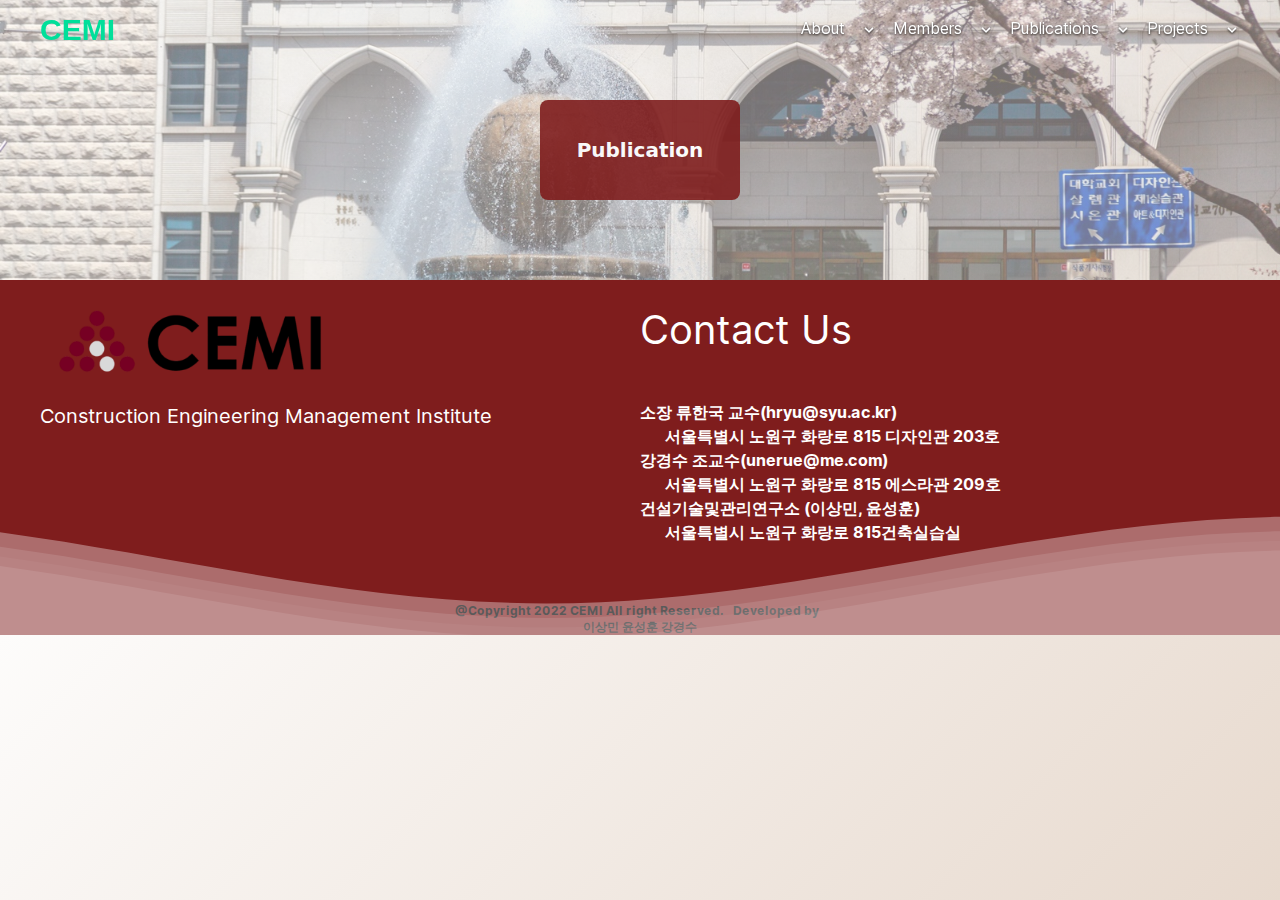
<file: pages/Patents/index.html>
<!DOCTYPE html><html lang="en"><head><meta charSet="utf-8"/><meta name="viewport" content="width=device-width, initial-scale=1.0"/><meta name="viewport" content="width=device-width, initial-scale=1"/><link rel="preload" as="image" href="/img/symembpage.png"/><link rel="preload" as="image" href="/img/CEMI_.png"/><link rel="stylesheet" href="/_next/static/css/1a4a8f7b0f66a4f4.css" crossorigin="" data-precedence="next"/><link rel="preload" as="script" fetchPriority="low" href="/_next/static/chunks/webpack-1514c084649e4e74.js" crossorigin=""/><script src="/_next/static/chunks/fd9d1056-060e28fd399a6c72.js" async="" crossorigin=""></script><script src="/_next/static/chunks/69-91e1543750eb1e09.js" async="" crossorigin=""></script><script src="/_next/static/chunks/main-app-00a1e0535857a575.js" async="" crossorigin=""></script><script src="/_next/static/chunks/775-ceb91acbdbe8c6f2.js" async=""></script><script src="/_next/static/chunks/669-f6cde42ae3ebd832.js" async=""></script><script src="/_next/static/chunks/495-cbe67690b37759f7.js" async=""></script><script src="/_next/static/chunks/app/layout-b60022dc99c28c84.js" async=""></script><link rel="icon" type="image/svg+xml" href="/logo.png"/><title>CEMI: 삼육대학교 건설기술및관리연구소</title><title>Create Next App</title><meta name="description" content="Generated by create next app"/><link rel="icon" href="/favicon.ico" type="image/x-icon" sizes="16x16"/><script src="/_next/static/chunks/polyfills-c67a75d1b6f99dc8.js" crossorigin="" noModule=""></script></head><body class="__className_aaf875"><div class="  "><div> <div class=" fixed w-[100%] top-0 flex justify-center text-white items-center mx-auto px-4 z-2  "><div class=" w-[600px] text-3xl font-bold  text-[#00df9a] xs:ml-[-22px] "><a class=" font-[arial] xs:ml-[22px]  text-3xl  " href="/">CEMI</a></div><div class="w-[600px] pl-[100px]  xs:hidden  cursor-pointer z-2 drop-shadow-[0_1.2px_1.2px_rgba(0,0,0,0.8)]"><div class="lg:float-right"><div class="dropdown group inline-block relative z-[1] "><button class="nav-menu inline-flex items-center duration-500 "><a class="m-4 max-lg:mb-4 " href="/pages/Awards/">About</a><svg class="fill-current h-4 w-4" xmlns="http://www.w3.org/2000/svg" viewBox="0 0 20 20"><path d="M9.293 12.95l.707.707L15.657 8l-1.414-1.414L10 10.828 5.757 6.586 4.343 8z"></path> </svg></button><div class="xs:ml-10"><ul class="hidden lg:left-[20%] lg:absolute lg:w-[90px] animate-slideTop2 lg:text-black bg-white group-hover:block group-hover: relative duration-500"><li class="  "><a class=" duration-500 border-b border-b-gray-300 text-center hover:bg-gray-400 hover:opacity-80 py-2 block whitespace-no-wrap" href="/pages/Awards">Awards</a><a class=" duration-500 border-b border-b-gray-300 text-center hover:bg-gray-400 hover:opacity-80 py-2 block whitespace-no-wrap" href="/pages/Album">Album</a></li></ul></div></div><div class="dropdown group inline-block relative z-[1] "><button class="nav-menu inline-flex items-center duration-500 "><a class="m-4 max-lg:mb-4 " href="/pages/Members/">Members</a><svg class="fill-current h-4 w-4" xmlns="http://www.w3.org/2000/svg" viewBox="0 0 20 20"><path d="M9.293 12.95l.707.707L15.657 8l-1.414-1.414L10 10.828 5.757 6.586 4.343 8z"></path> </svg></button><div class="xs:ml-10"><ul class="hidden lg:left-[20%] lg:absolute lg:w-[90px] animate-slideTop2 lg:text-black bg-white group-hover:block group-hover: relative duration-500"><li class="  "><a class=" duration-500 border-b border-b-gray-300 text-center hover:bg-gray-400 hover:opacity-80 py-2 block whitespace-no-wrap" href="/pages/Members">Members</a></li></ul></div></div><div class="dropdown group inline-block relative z-[1] "><button class="nav-menu inline-flex items-center duration-500 "><a class="m-4 max-lg:mb-4 " href="/pages/Publications/">Publications</a><svg class="fill-current h-4 w-4" xmlns="http://www.w3.org/2000/svg" viewBox="0 0 20 20"><path d="M9.293 12.95l.707.707L15.657 8l-1.414-1.414L10 10.828 5.757 6.586 4.343 8z"></path> </svg></button><div class="xs:ml-10"><ul class="hidden lg:left-[20%] lg:absolute lg:w-[90px] animate-slideTop2 lg:text-black bg-white group-hover:block group-hover: relative duration-500"><li class="  "><a class=" duration-500 border-b border-b-gray-300 text-center hover:bg-gray-400 hover:opacity-80 py-2 block whitespace-no-wrap" href="/pages/Publications">Papers</a><a class=" duration-500 border-b border-b-gray-300 text-center hover:bg-gray-400 hover:opacity-80 py-2 block whitespace-no-wrap" href="/pages/Patents">Patents</a></li></ul></div></div><div class="dropdown group inline-block relative z-[1] "><button class="nav-menu inline-flex items-center duration-500 "><a class="m-4 max-lg:mb-4 " href="/pages/Projects/">Projects</a><svg class="fill-current h-4 w-4" xmlns="http://www.w3.org/2000/svg" viewBox="0 0 20 20"><path d="M9.293 12.95l.707.707L15.657 8l-1.414-1.414L10 10.828 5.757 6.586 4.343 8z"></path> </svg></button><div class="xs:ml-10"><ul class="hidden lg:left-[20%] lg:absolute lg:w-[90px] animate-slideTop2 lg:text-black bg-white group-hover:block group-hover: relative duration-500"><li class="  "><a class=" duration-500 border-b border-b-gray-300 text-center hover:bg-gray-400 hover:opacity-80 py-2 block whitespace-no-wrap" href="/pages/Projects">Projects</a></li></ul></div></div></div></div><div class="block lg:hidden "><style data-emotion="css 14h0jh8">.css-14h0jh8{-webkit-user-select:none;-moz-user-select:none;-ms-user-select:none;user-select:none;width:1em;height:1em;display:inline-block;fill:currentColor;-webkit-flex-shrink:0;-ms-flex-negative:0;flex-shrink:0;-webkit-transition:fill 200ms cubic-bezier(0.4, 0, 0.2, 1) 0ms;transition:fill 200ms cubic-bezier(0.4, 0, 0.2, 1) 0ms;font-size:1.5rem;color:black;}</style><svg class="MuiSvgIcon-root MuiSvgIcon-fontSizeMedium cursor-pointer css-14h0jh8" focusable="false" aria-hidden="true" viewBox="0 0 24 24" data-testid="MenuIcon"><path d="M3 18h18v-2H3zm0-5h18v-2H3zm0-7v2h18V6z"></path></svg></div><div class="ease-in-out duration-500 w-[100%] fixed top-[-1000px] "><div class="mt-10 underline underline-offset-8 text-black flex flex-col "><hr/><div class="xs:w-[200px] xs:flex xs:flex-col "><div class="lg:float-right"><div class="dropdown group inline-block relative z-[1] "><button class="nav-menu inline-flex items-center duration-500 "><a class="m-4 max-lg:mb-4 " href="/pages/Awards/">About</a><svg class="fill-current h-4 w-4" xmlns="http://www.w3.org/2000/svg" viewBox="0 0 20 20"><path d="M9.293 12.95l.707.707L15.657 8l-1.414-1.414L10 10.828 5.757 6.586 4.343 8z"></path> </svg></button><div class="xs:ml-10"><ul class="hidden lg:left-[20%] lg:absolute lg:w-[90px] animate-slideTop2 lg:text-black bg-white group-hover:block group-hover: relative duration-500"><li class="  "><a class=" duration-500 border-b border-b-gray-300 text-center hover:bg-gray-400 hover:opacity-80 py-2 block whitespace-no-wrap" href="/pages/Awards">Awards</a><a class=" duration-500 border-b border-b-gray-300 text-center hover:bg-gray-400 hover:opacity-80 py-2 block whitespace-no-wrap" href="/pages/Album">Album</a></li></ul></div></div><div class="dropdown group inline-block relative z-[1] "><button class="nav-menu inline-flex items-center duration-500 "><a class="m-4 max-lg:mb-4 " href="/pages/Members/">Members</a><svg class="fill-current h-4 w-4" xmlns="http://www.w3.org/2000/svg" viewBox="0 0 20 20"><path d="M9.293 12.95l.707.707L15.657 8l-1.414-1.414L10 10.828 5.757 6.586 4.343 8z"></path> </svg></button><div class="xs:ml-10"><ul class="hidden lg:left-[20%] lg:absolute lg:w-[90px] animate-slideTop2 lg:text-black bg-white group-hover:block group-hover: relative duration-500"><li class="  "><a class=" duration-500 border-b border-b-gray-300 text-center hover:bg-gray-400 hover:opacity-80 py-2 block whitespace-no-wrap" href="/pages/Members">Members</a></li></ul></div></div><div class="dropdown group inline-block relative z-[1] "><button class="nav-menu inline-flex items-center duration-500 "><a class="m-4 max-lg:mb-4 " href="/pages/Publications/">Publications</a><svg class="fill-current h-4 w-4" xmlns="http://www.w3.org/2000/svg" viewBox="0 0 20 20"><path d="M9.293 12.95l.707.707L15.657 8l-1.414-1.414L10 10.828 5.757 6.586 4.343 8z"></path> </svg></button><div class="xs:ml-10"><ul class="hidden lg:left-[20%] lg:absolute lg:w-[90px] animate-slideTop2 lg:text-black bg-white group-hover:block group-hover: relative duration-500"><li class="  "><a class=" duration-500 border-b border-b-gray-300 text-center hover:bg-gray-400 hover:opacity-80 py-2 block whitespace-no-wrap" href="/pages/Publications">Papers</a><a class=" duration-500 border-b border-b-gray-300 text-center hover:bg-gray-400 hover:opacity-80 py-2 block whitespace-no-wrap" href="/pages/Patents">Patents</a></li></ul></div></div><div class="dropdown group inline-block relative z-[1] "><button class="nav-menu inline-flex items-center duration-500 "><a class="m-4 max-lg:mb-4 " href="/pages/Projects/">Projects</a><svg class="fill-current h-4 w-4" xmlns="http://www.w3.org/2000/svg" viewBox="0 0 20 20"><path d="M9.293 12.95l.707.707L15.657 8l-1.414-1.414L10 10.828 5.757 6.586 4.343 8z"></path> </svg></button><div class="xs:ml-10"><ul class="hidden lg:left-[20%] lg:absolute lg:w-[90px] animate-slideTop2 lg:text-black bg-white group-hover:block group-hover: relative duration-500"><li class="  "><a class=" duration-500 border-b border-b-gray-300 text-center hover:bg-gray-400 hover:opacity-80 py-2 block whitespace-no-wrap" href="/pages/Projects">Projects</a></li></ul></div></div></div></div></div></div></div></div><div>      <div class="z-[-1] relative"><div><img src="/img/symembpage.png" alt="" class=" absolute w-full h-[280px] overflow-hidden opacity-[0.5] object-cover "/></div><div class="object-cover h-[280px] opacity-[0.9] "><div class="flex justify-center h-[280px]"><div class=" mt-[100px] items-center flex justify-center w-[200px] h-[100px] border-1 rounded-lg bg-red-900  "><h2 class="p-8 border-none rounded-md text-center text-white font-sans font-bold text-xl">Publication<!-- --> <br/> </h2></div></div></div></div></div></div><div class="lg:w-[full] lg:h-[355px] lg:mx-auto  flex z-[0] items-center justify-center bg-red-900 w-[100%] bottom-0 h-[100%] float-left relative pb-8 "><div class="lg:w-[600px] lg:h-[323px] xs:m-4"><div class=""><img src="/img/CEMI_.png" alt="" class="xs:w-[30%] lg:w-[300px]  "/><div class="lg:hidden text-white mt-4 overflow-hidden xs:text-xs md:hidden "><li class=""><b>소장 류한국 교수(hryu@syu.ac.kr)</b><br/>     <b>서울특별시 노원구 화랑로 815 디자인관 203호</b></li><li class=""><b>강경수 조교수(unerue@me.com)</b><br/>     <b>서울특별시 노원구 화랑로 815 에스라관 209호</b></li><li class=""><b>건설기술및관리연구소 (이상민, 윤성훈) </b><br/>     <b>서울특별시 노원구 화랑로 815건축실습실</b></li></div></div><div class="text-white text-[20px] mt-2 xs:hidden">Construction Engineering Management Institute</div></div><div class=" lg:w-[600px]  lg:h-[323px] xs:hidden"><div class="mt-[20px] text-white text-[40px] ">Contact Us</div><div class=" text-white overflow-hidden  xs:text-xs xs:hidden mt-10 "><li class=""><b>소장 류한국 교수(hryu@syu.ac.kr)</b><br/>     <b>서울특별시 노원구 화랑로 815 디자인관 203호</b></li><li class=""><b>강경수 조교수(unerue@me.com)</b><br/>     <b>서울특별시 노원구 화랑로 815 에스라관 209호</b></li><li class=""><b>건설기술및관리연구소 (이상민, 윤성훈) </b><br/>     <b>서울특별시 노원구 화랑로 815건축실습실</b></li></div></div><div class=" absolute bottom-0 w-full text-center text-xs font-bold  ">@Copyright 2022 CEMI All right Reserved.   Developed by  <br/>이상민 윤성훈 강경수 </div><div class="absolute  bottom-[0] w-full opacity-50   "><div><div class=" h-[30%]"><div class=""><svg class="waves" xmlns="http://www.w3.org/2000/svg" xmlns:xlink="http://www.w3.org/1999/xlink" viewBox="0 24 150 28" preserveAspectRatio="none" shape-rendering="auto"><defs><path id="gentle-wave" d="M-160 44c30 0 58-18 88-18s 58 18 88 18 58-18 88-18 58 18 88 18 v44h-352z"></path></defs><g class="parallax"><use xlink:href="#gentle-wave" x="48" y="0" fill="rgba(255,255,255,0.7"></use><use xlink:href="#gentle-wave" x="48" y="3" fill="rgba(255,255,255,0.5)"></use><use xlink:href="#gentle-wave" x="48" y="5" fill="rgba(255,255,255,0.3)"></use><use xlink:href="#gentle-wave" x="48" y="7" fill="#fff"></use></g></svg></div></div></div></div></div><script src="/_next/static/chunks/webpack-1514c084649e4e74.js" crossorigin="" async=""></script><script>(self.__next_f=self.__next_f||[]).push([0]);self.__next_f.push([2,null])</script><script>self.__next_f.push([1,"1:HL[\"/_next/static/css/1a4a8f7b0f66a4f4.css\",\"style\",{\"crossOrigin\":\"\"}]\n0:\"$L2\"\n"])</script><script>self.__next_f.push([1,"3:I[47690,[],\"\"]\n5:I[5613,[],\"\"]\n6:I[31778,[],\"\"]\n7:I[77445,[\"775\",\"static/chunks/775-ceb91acbdbe8c6f2.js\",\"669\",\"static/chunks/669-f6cde42ae3ebd832.js\",\"495\",\"static/chunks/495-cbe67690b37759f7.js\",\"185\",\"static/chunks/app/layout-b60022dc99c28c84.js\"],\"\"]\n9:I[48955,[],\"\"]\na:[]\n"])</script><script>self.__next_f.push([1,"2:[[[\"$\",\"link\",\"0\",{\"rel\":\"stylesheet\",\"href\":\"/_next/static/css/1a4a8f7b0f66a4f4.css\",\"precedence\":\"next\",\"crossOrigin\":\"\"}]],[\"$\",\"$L3\",null,{\"buildId\":\"VIqNjVZGUTTCyN1bI9qEs\",\"assetPrefix\":\"\",\"initialCanonicalUrl\":\"/pages/Patents/\",\"initialTree\":[\"\",{\"children\":[\"pages\",{\"children\":[\"Patents\",{\"children\":[\"__PAGE__\",{}]}]}]},\"$undefined\",\"$undefined\",true],\"initialSeedData\":[\"\",{\"children\":[\"pages\",{\"children\":[\"Patents\",{\"children\":[\"__PAGE__\",{},[\"$L4\",[\"$\",\"div\",null,{\"children\":[\"      \",[\"$\",\"div\",null,{\"className\":\"z-[-1] relative\",\"children\":[[\"$\",\"div\",null,{\"children\":[\"$\",\"img\",null,{\"src\":\"/img/symembpage.png\",\"alt\":\"\",\"className\":\" absolute w-full h-[280px] overflow-hidden opacity-[0.5] object-cover \"}]}],[\"$\",\"div\",null,{\"className\":\"object-cover h-[280px] opacity-[0.9] \",\"children\":[\"$\",\"div\",null,{\"className\":\"flex justify-center h-[280px]\",\"children\":[\"$\",\"div\",null,{\"className\":\" mt-[100px] items-center flex justify-center w-[200px] h-[100px] border-1 rounded-lg bg-red-900  \",\"children\":[\"$\",\"h2\",null,{\"className\":\"p-8 border-none rounded-md text-center text-white font-sans font-bold text-xl\",\"children\":[\"Publication\",\" \",[\"$\",\"br\",null,{}],\" \"]}]}]}]}]]}]]}],null]]},[\"$\",\"$L5\",null,{\"parallelRouterKey\":\"children\",\"segmentPath\":[\"children\",\"pages\",\"children\",\"Patents\",\"children\"],\"loading\":\"$undefined\",\"loadingStyles\":\"$undefined\",\"loadingScripts\":\"$undefined\",\"hasLoading\":false,\"error\":\"$undefined\",\"errorStyles\":\"$undefined\",\"errorScripts\":\"$undefined\",\"template\":[\"$\",\"$L6\",null,{}],\"templateStyles\":\"$undefined\",\"templateScripts\":\"$undefined\",\"notFound\":\"$undefined\",\"notFoundStyles\":\"$undefined\",\"styles\":null}]]},[\"$\",\"$L5\",null,{\"parallelRouterKey\":\"children\",\"segmentPath\":[\"children\",\"pages\",\"children\"],\"loading\":\"$undefined\",\"loadingStyles\":\"$undefined\",\"loadingScripts\":\"$undefined\",\"hasLoading\":false,\"error\":\"$undefined\",\"errorStyles\":\"$undefined\",\"errorScripts\":\"$undefined\",\"template\":[\"$\",\"$L6\",null,{}],\"templateStyles\":\"$undefined\",\"templateScripts\":\"$undefined\",\"notFound\":\"$undefined\",\"notFoundStyles\":\"$undefined\",\"styles\":null}]]},[null,[\"$\",\"html\",null,{\"lang\":\"en\",\"children\":[[\"$\",\"head\",null,{\"children\":[[\"$\",\"link\",null,{\"rel\":\"icon\",\"type\":\"image/svg+xml\",\"href\":\"/logo.png\"}],[\"$\",\"meta\",null,{\"name\":\"viewport\",\"content\":\"width=device-width, initial-scale=1.0\"}],[\"$\",\"title\",null,{\"children\":\"CEMI: 삼육대학교 건설기술및관리연구소\"}]]}],[\"$\",\"body\",null,{\"className\":\"__className_aaf875\",\"children\":[[\"$\",\"div\",null,{\"className\":\"  \",\"children\":[[\"$\",\"$L7\",null,{}],[\"$\",\"$L5\",null,{\"parallelRouterKey\":\"children\",\"segmentPath\":[\"children\"],\"loading\":\"$undefined\",\"loadingStyles\":\"$undefined\",\"loadingScripts\":\"$undefined\",\"hasLoading\":false,\"error\":\"$undefined\",\"errorStyles\":\"$undefined\",\"errorScripts\":\"$undefined\",\"template\":[\"$\",\"$L6\",null,{}],\"templateStyles\":\"$undefined\",\"templateScripts\":\"$undefined\",\"notFound\":[[\"$\",\"title\",null,{\"children\":\"404: This page could not be found.\"}],[\"$\",\"div\",null,{\"style\":{\"fontFamily\":\"system-ui,\\\"Segoe UI\\\",Roboto,Helvetica,Arial,sans-serif,\\\"Apple Color Emoji\\\",\\\"Segoe UI Emoji\\\"\",\"height\":\"100vh\",\"textAlign\":\"center\",\"display\":\"flex\",\"flexDirection\":\"column\",\"alignItems\":\"center\",\"justifyContent\":\"center\"},\"children\":[\"$\",\"div\",null,{\"children\":[[\"$\",\"style\",null,{\"dangerouslySetInnerHTML\":{\"__html\":\"body{color:#000;background:#fff;margin:0}.next-error-h1{border-right:1px solid rgba(0,0,0,.3)}@media (prefers-color-scheme:dark){body{color:#fff;background:#000}.next-error-h1{border-right:1px solid rgba(255,255,255,.3)}}\"}}],[\"$\",\"h1\",null,{\"className\":\"next-error-h1\",\"style\":{\"display\":\"inline-block\",\"margin\":\"0 20px 0 0\",\"padding\":\"0 23px 0 0\",\"fontSize\":24,\"fontWeight\":500,\"verticalAlign\":\"top\",\"lineHeight\":\"49px\"},\"children\":\"404\"}],[\"$\",\"div\",null,{\"style\":{\"display\":\"inline-block\"},\"children\":[\"$\",\"h2\",null,{\"style\":{\"fontSize\":14,\"fontWeight\":400,\"lineHeight\":\"49px\",\"margin\":0},\"children\":\"This page could not be found.\"}]}]]}]}]],\"notFoundStyles\":[],\"styles\":null}]]}],[\"$\",\"div\",null,{\"className\":\"lg:w-[full] lg:h-[355px] lg:mx-auto  flex z-[0] items-center justify-center bg-red-900 w-[100%] bottom-0 h-[100%] float-left relative pb-8 \",\"children\":[[\"$\",\"div\",null,{\"className\":\"lg:w-[600px] lg:h-[323px] xs:m-4\",\"children\":[[\"$\",\"div\",null,{\"className\":\"\",\"children\":[[\"$\",\"img\",null,{\"src\":\"/img/CEMI_.png\",\"alt\":\"\",\"className\":\"xs:w-[30%] lg:w-[300px]  \"}],[\"$\",\"div\",null,{\"className\":\"lg:hidden text-white mt-4 overflow-hidden xs:text-xs md:hidden \",\"children\":[[\"$\",\"li\",null,{\"className\":\"\",\"children\":[[\"$\",\"b\",null,{\"children\":\"소장 류한국 교수(hryu@syu.ac.kr)\"}],[\"$\",\"br\",null,{}],\"     \",[\"$\",\"b\",null,{\"children\":\"서울특별시 노원구 화랑로 815 디자인관 203호\"}]]}],[\"$\",\"li\",null,{\"className\":\"\",\"children\":[[\"$\",\"b\",null,{\"children\":\"강경수 조교수(unerue@me.com)\"}],[\"$\",\"br\",null,{}],\"     \",[\"$\",\"b\",null,{\"children\":\"서울특별시 노원구 화랑로 815 에스라관 209호\"}]]}],[\"$\",\"li\",null,{\"className\":\"\",\"children\":[[\"$\",\"b\",null,{\"children\":\"건설기술및관리연구소 (이상민, 윤성훈) \"}],[\"$\",\"br\",null,{}],\"     \",[\"$\",\"b\",null,{\"children\":\"서울특별시 노원구 화랑로 815건축실습실\"}]]}]]}]]}],[\"$\",\"div\",null,{\"className\":\"text-white text-[20px] mt-2 xs:hidden\",\"children\":\"Construction Engineering Management Institute\"}]]}],[\"$\",\"div\",null,{\"className\":\" lg:w-[600px]  lg:h-[323px] xs:hidden\",\"children\":[[\"$\",\"div\",null,{\"className\":\"mt-[20px] text-white text-[40px] \",\"children\":\"Contact Us\"}],[\"$\",\"div\",null,{\"className\":\" text-white overflow-hidden  xs:text-xs xs:hidden mt-10 \",\"children\":[[\"$\",\"li\",null,{\"className\":\"\",\"children\":[[\"$\",\"b\",null,{\"children\":\"소장 류한국 교수(hryu@syu.ac.kr)\"}],[\"$\",\"br\",null,{}],\"     \",[\"$\",\"b\",null,{\"children\":\"서울특별시 노원구 화랑로 815 디자인관 203호\"}]]}],[\"$\",\"li\",null,{\"className\":\"\",\"children\":[[\"$\",\"b\",null,{\"children\":\"강경수 조교수(unerue@me.com)\"}],[\"$\",\"br\",null,{}],\"     \",[\"$\",\"b\",null,{\"children\":\"서울특별시 노원구 화랑로 815 에스라관 209호\"}]]}],[\"$\",\"li\",null,{\"className\":\"\",\"children\":[[\"$\",\"b\",null,{\"children\":\"건설기술및관리연구소 (이상민, 윤성훈) \"}],[\"$\",\"br\",null,{}],\"     \",[\"$\",\"b\",null,{\"children\":\"서울특별시 노원구 화랑로 815건축실습실\"}]]}]]}]]}],[\"$\",\"div\",null,{\"className\":\" absolute bottom-0 w-full text-center text-xs font-bold  \",\"children\":[\"@Copyright 2022 CEMI All right Reserved.   Developed by  \",[\"$\",\"br\",null,{}],\"이상민 윤성훈 강경수 \"]}],[\"$\",\"div\",null,{\"className\":\"absolute  bottom-[0] w-full opacity-50   \",\"children\":[\"$\",\"div\",null,{\"children\":[\"$\",\"div\",null,{\"className\":\" h-[30%]\",\"children\":[\"$\",\"div\",null,{\"className\":\"\",\"children\":[\"$\",\"svg\",null,{\"className\":\"waves\",\"xmlns\":\"http://www.w3.org/2000/svg\",\"xmlnsXlink\":\"http://www.w3.org/1999/xlink\",\"viewBox\":\"0 24 150 28\",\"preserveAspectRatio\":\"none\",\"shapeRendering\":\"auto\",\"children\":[[\"$\",\"defs\",null,{\"children\":[\"$\",\"path\",null,{\"id\":\"gentle-wave\",\"d\":\"M-160 44c30 0 58-18 88-18s 58 18 88 18 58-18 88-18 58 18 88 18 v44h-352z\"}]}],[\"$\",\"g\",null,{\"className\":\"parallax\",\"children\":[[\"$\",\"use\",null,{\"xlinkHref\":\"#gentle-wave\",\"x\":\"48\",\"y\":\"0\",\"fill\":\"rgba(255,255,255,0.7\"}],[\"$\",\"use\",null,{\"xlinkHref\":\"#gentle-wave\",\"x\":\"48\",\"y\":\"3\",\"fill\":\"rgba(255,255,255,0.5)\"}],[\"$\",\"use\",null,{\"xlinkHref\":\"#gentle-wave\",\"x\":\"48\",\"y\":\"5\",\"fill\":\"rgba(255,255,255,0.3)\"}],[\"$\",\"use\",null,{\"xlinkHref\":\"#gentle-wave\",\"x\":\"48\",\"y\":\"7\",\"fill\":\"#fff\"}]]}]]}]}]}]}]}]]}]]}]]}],null]],\"initialHead\":[false,\"$L8\"],\"globalErrorComponent\":\"$9\",\"missingSlots\":\"$Wa\"}]]\n"])</script><script>self.__next_f.push([1,"8:[[\"$\",\"meta\",\"0\",{\"name\":\"viewport\",\"content\":\"width=device-width, initial-scale=1\"}],[\"$\",\"meta\",\"1\",{\"charSet\":\"utf-8\"}],[\"$\",\"title\",\"2\",{\"children\":\"Create Next App\"}],[\"$\",\"meta\",\"3\",{\"name\":\"description\",\"content\":\"Generated by create next app\"}],[\"$\",\"link\",\"4\",{\"rel\":\"icon\",\"href\":\"/favicon.ico\",\"type\":\"image/x-icon\",\"sizes\":\"16x16\"}]]\n4:null\n"])</script><script>self.__next_f.push([1,""])</script></body></html>
</file>
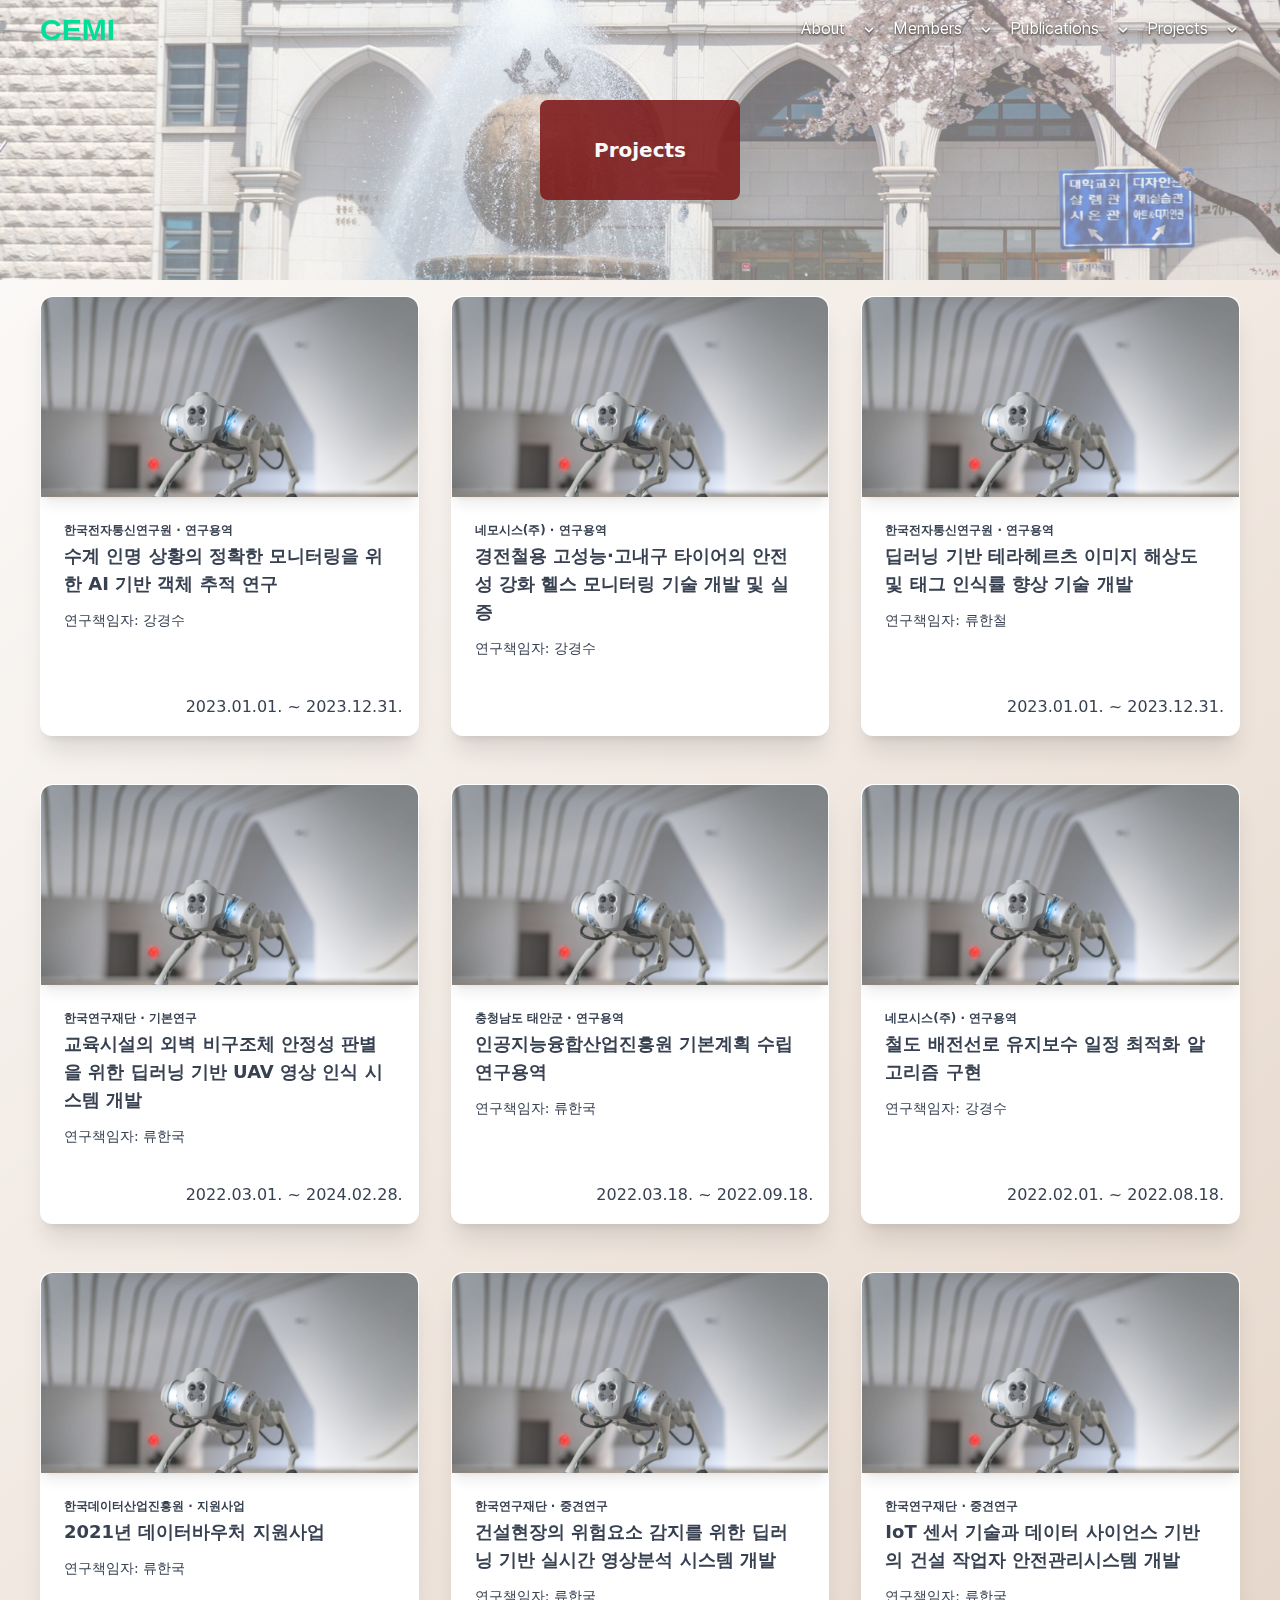
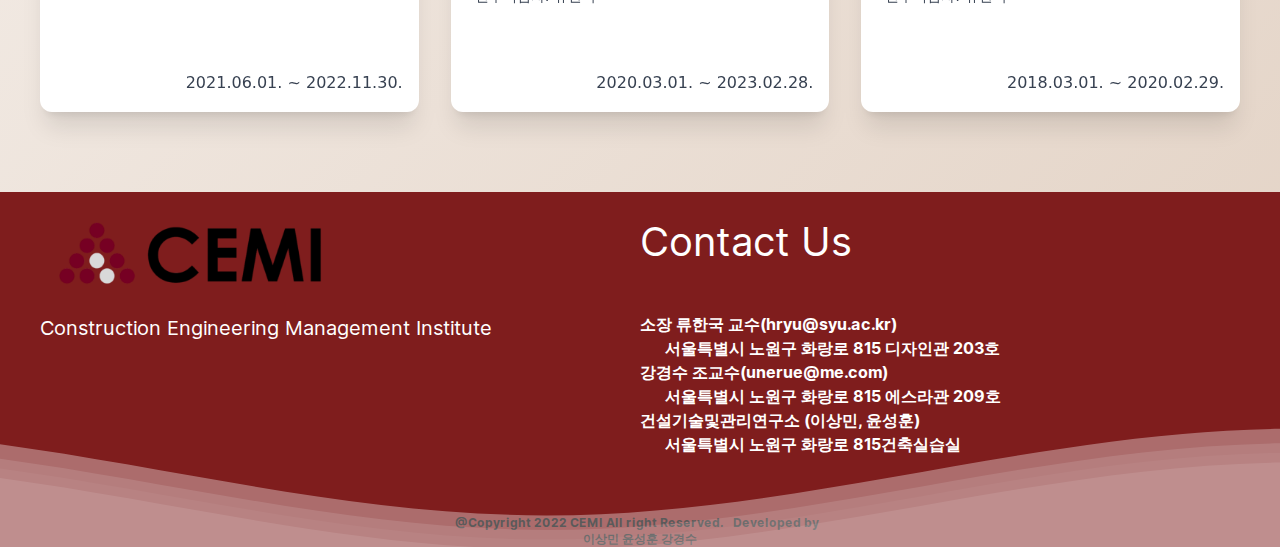
<file: pages/Projects/index.html>
<!DOCTYPE html><html lang="en"><head><meta charSet="utf-8"/><meta name="viewport" content="width=device-width, initial-scale=1.0"/><meta name="viewport" content="width=device-width, initial-scale=1"/><link rel="preload" as="image" href="/img/symembpage.png"/><link rel="preload" as="image" href="/img/dogrobo.jpg"/><link rel="preload" as="image" href="/img/CEMI_.png"/><link rel="stylesheet" href="/_next/static/css/1a4a8f7b0f66a4f4.css" crossorigin="" data-precedence="next"/><link rel="preload" as="script" fetchPriority="low" href="/_next/static/chunks/webpack-1514c084649e4e74.js" crossorigin=""/><script src="/_next/static/chunks/fd9d1056-060e28fd399a6c72.js" async="" crossorigin=""></script><script src="/_next/static/chunks/69-91e1543750eb1e09.js" async="" crossorigin=""></script><script src="/_next/static/chunks/main-app-00a1e0535857a575.js" async="" crossorigin=""></script><script src="/_next/static/chunks/cebd11e7-cc3f50aa8077c98b.js" async=""></script><script src="/_next/static/chunks/251-bd3c239afb0571fa.js" async=""></script><script src="/_next/static/chunks/app/pages/Projects/page-76b9bcd2891fd931.js" async=""></script><script src="/_next/static/chunks/775-ceb91acbdbe8c6f2.js" async=""></script><script src="/_next/static/chunks/669-f6cde42ae3ebd832.js" async=""></script><script src="/_next/static/chunks/495-cbe67690b37759f7.js" async=""></script><script src="/_next/static/chunks/app/layout-b60022dc99c28c84.js" async=""></script><link rel="icon" type="image/svg+xml" href="/logo.png"/><title>CEMI: 삼육대학교 건설기술및관리연구소</title><title>Create Next App</title><meta name="description" content="Generated by create next app"/><link rel="icon" href="/favicon.ico" type="image/x-icon" sizes="16x16"/><script src="/_next/static/chunks/polyfills-c67a75d1b6f99dc8.js" crossorigin="" noModule=""></script></head><body class="__className_aaf875"><div class="  "><div> <div class=" fixed w-[100%] top-0 flex justify-center text-white items-center mx-auto px-4 z-2  "><div class=" w-[600px] text-3xl font-bold  text-[#00df9a] xs:ml-[-22px] "><a class=" font-[arial] xs:ml-[22px]  text-3xl  " href="/">CEMI</a></div><div class="w-[600px] pl-[100px]  xs:hidden  cursor-pointer z-2 drop-shadow-[0_1.2px_1.2px_rgba(0,0,0,0.8)]"><div class="lg:float-right"><div class="dropdown group inline-block relative z-[1] "><button class="nav-menu inline-flex items-center duration-500 "><a class="m-4 max-lg:mb-4 " href="/pages/Awards/">About</a><svg class="fill-current h-4 w-4" xmlns="http://www.w3.org/2000/svg" viewBox="0 0 20 20"><path d="M9.293 12.95l.707.707L15.657 8l-1.414-1.414L10 10.828 5.757 6.586 4.343 8z"></path> </svg></button><div class="xs:ml-10"><ul class="hidden lg:left-[20%] lg:absolute lg:w-[90px] animate-slideTop2 lg:text-black bg-white group-hover:block group-hover: relative duration-500"><li class="  "><a class=" duration-500 border-b border-b-gray-300 text-center hover:bg-gray-400 hover:opacity-80 py-2 block whitespace-no-wrap" href="/pages/Awards">Awards</a><a class=" duration-500 border-b border-b-gray-300 text-center hover:bg-gray-400 hover:opacity-80 py-2 block whitespace-no-wrap" href="/pages/Album">Album</a></li></ul></div></div><div class="dropdown group inline-block relative z-[1] "><button class="nav-menu inline-flex items-center duration-500 "><a class="m-4 max-lg:mb-4 " href="/pages/Members/">Members</a><svg class="fill-current h-4 w-4" xmlns="http://www.w3.org/2000/svg" viewBox="0 0 20 20"><path d="M9.293 12.95l.707.707L15.657 8l-1.414-1.414L10 10.828 5.757 6.586 4.343 8z"></path> </svg></button><div class="xs:ml-10"><ul class="hidden lg:left-[20%] lg:absolute lg:w-[90px] animate-slideTop2 lg:text-black bg-white group-hover:block group-hover: relative duration-500"><li class="  "><a class=" duration-500 border-b border-b-gray-300 text-center hover:bg-gray-400 hover:opacity-80 py-2 block whitespace-no-wrap" href="/pages/Members">Members</a></li></ul></div></div><div class="dropdown group inline-block relative z-[1] "><button class="nav-menu inline-flex items-center duration-500 "><a class="m-4 max-lg:mb-4 " href="/pages/Publications/">Publications</a><svg class="fill-current h-4 w-4" xmlns="http://www.w3.org/2000/svg" viewBox="0 0 20 20"><path d="M9.293 12.95l.707.707L15.657 8l-1.414-1.414L10 10.828 5.757 6.586 4.343 8z"></path> </svg></button><div class="xs:ml-10"><ul class="hidden lg:left-[20%] lg:absolute lg:w-[90px] animate-slideTop2 lg:text-black bg-white group-hover:block group-hover: relative duration-500"><li class="  "><a class=" duration-500 border-b border-b-gray-300 text-center hover:bg-gray-400 hover:opacity-80 py-2 block whitespace-no-wrap" href="/pages/Publications">Papers</a><a class=" duration-500 border-b border-b-gray-300 text-center hover:bg-gray-400 hover:opacity-80 py-2 block whitespace-no-wrap" href="/pages/Patents">Patents</a></li></ul></div></div><div class="dropdown group inline-block relative z-[1] "><button class="nav-menu inline-flex items-center duration-500 "><a class="m-4 max-lg:mb-4 " href="/pages/Projects/">Projects</a><svg class="fill-current h-4 w-4" xmlns="http://www.w3.org/2000/svg" viewBox="0 0 20 20"><path d="M9.293 12.95l.707.707L15.657 8l-1.414-1.414L10 10.828 5.757 6.586 4.343 8z"></path> </svg></button><div class="xs:ml-10"><ul class="hidden lg:left-[20%] lg:absolute lg:w-[90px] animate-slideTop2 lg:text-black bg-white group-hover:block group-hover: relative duration-500"><li class="  "><a class=" duration-500 border-b border-b-gray-300 text-center hover:bg-gray-400 hover:opacity-80 py-2 block whitespace-no-wrap" href="/pages/Projects">Projects</a></li></ul></div></div></div></div><div class="block lg:hidden "><style data-emotion="css 14h0jh8">.css-14h0jh8{-webkit-user-select:none;-moz-user-select:none;-ms-user-select:none;user-select:none;width:1em;height:1em;display:inline-block;fill:currentColor;-webkit-flex-shrink:0;-ms-flex-negative:0;flex-shrink:0;-webkit-transition:fill 200ms cubic-bezier(0.4, 0, 0.2, 1) 0ms;transition:fill 200ms cubic-bezier(0.4, 0, 0.2, 1) 0ms;font-size:1.5rem;color:black;}</style><svg class="MuiSvgIcon-root MuiSvgIcon-fontSizeMedium cursor-pointer css-14h0jh8" focusable="false" aria-hidden="true" viewBox="0 0 24 24" data-testid="MenuIcon"><path d="M3 18h18v-2H3zm0-5h18v-2H3zm0-7v2h18V6z"></path></svg></div><div class="ease-in-out duration-500 w-[100%] fixed top-[-1000px] "><div class="mt-10 underline underline-offset-8 text-black flex flex-col "><hr/><div class="xs:w-[200px] xs:flex xs:flex-col "><div class="lg:float-right"><div class="dropdown group inline-block relative z-[1] "><button class="nav-menu inline-flex items-center duration-500 "><a class="m-4 max-lg:mb-4 " href="/pages/Awards/">About</a><svg class="fill-current h-4 w-4" xmlns="http://www.w3.org/2000/svg" viewBox="0 0 20 20"><path d="M9.293 12.95l.707.707L15.657 8l-1.414-1.414L10 10.828 5.757 6.586 4.343 8z"></path> </svg></button><div class="xs:ml-10"><ul class="hidden lg:left-[20%] lg:absolute lg:w-[90px] animate-slideTop2 lg:text-black bg-white group-hover:block group-hover: relative duration-500"><li class="  "><a class=" duration-500 border-b border-b-gray-300 text-center hover:bg-gray-400 hover:opacity-80 py-2 block whitespace-no-wrap" href="/pages/Awards">Awards</a><a class=" duration-500 border-b border-b-gray-300 text-center hover:bg-gray-400 hover:opacity-80 py-2 block whitespace-no-wrap" href="/pages/Album">Album</a></li></ul></div></div><div class="dropdown group inline-block relative z-[1] "><button class="nav-menu inline-flex items-center duration-500 "><a class="m-4 max-lg:mb-4 " href="/pages/Members/">Members</a><svg class="fill-current h-4 w-4" xmlns="http://www.w3.org/2000/svg" viewBox="0 0 20 20"><path d="M9.293 12.95l.707.707L15.657 8l-1.414-1.414L10 10.828 5.757 6.586 4.343 8z"></path> </svg></button><div class="xs:ml-10"><ul class="hidden lg:left-[20%] lg:absolute lg:w-[90px] animate-slideTop2 lg:text-black bg-white group-hover:block group-hover: relative duration-500"><li class="  "><a class=" duration-500 border-b border-b-gray-300 text-center hover:bg-gray-400 hover:opacity-80 py-2 block whitespace-no-wrap" href="/pages/Members">Members</a></li></ul></div></div><div class="dropdown group inline-block relative z-[1] "><button class="nav-menu inline-flex items-center duration-500 "><a class="m-4 max-lg:mb-4 " href="/pages/Publications/">Publications</a><svg class="fill-current h-4 w-4" xmlns="http://www.w3.org/2000/svg" viewBox="0 0 20 20"><path d="M9.293 12.95l.707.707L15.657 8l-1.414-1.414L10 10.828 5.757 6.586 4.343 8z"></path> </svg></button><div class="xs:ml-10"><ul class="hidden lg:left-[20%] lg:absolute lg:w-[90px] animate-slideTop2 lg:text-black bg-white group-hover:block group-hover: relative duration-500"><li class="  "><a class=" duration-500 border-b border-b-gray-300 text-center hover:bg-gray-400 hover:opacity-80 py-2 block whitespace-no-wrap" href="/pages/Publications">Papers</a><a class=" duration-500 border-b border-b-gray-300 text-center hover:bg-gray-400 hover:opacity-80 py-2 block whitespace-no-wrap" href="/pages/Patents">Patents</a></li></ul></div></div><div class="dropdown group inline-block relative z-[1] "><button class="nav-menu inline-flex items-center duration-500 "><a class="m-4 max-lg:mb-4 " href="/pages/Projects/">Projects</a><svg class="fill-current h-4 w-4" xmlns="http://www.w3.org/2000/svg" viewBox="0 0 20 20"><path d="M9.293 12.95l.707.707L15.657 8l-1.414-1.414L10 10.828 5.757 6.586 4.343 8z"></path> </svg></button><div class="xs:ml-10"><ul class="hidden lg:left-[20%] lg:absolute lg:w-[90px] animate-slideTop2 lg:text-black bg-white group-hover:block group-hover: relative duration-500"><li class="  "><a class=" duration-500 border-b border-b-gray-300 text-center hover:bg-gray-400 hover:opacity-80 py-2 block whitespace-no-wrap" href="/pages/Projects">Projects</a></li></ul></div></div></div></div></div></div></div></div>      <div class="z-[-1] relative"><div><img src="/img/symembpage.png" alt="" class=" absolute w-full h-[280px] overflow-hidden opacity-[0.5] object-cover "/></div><div class="object-cover h-[280px] opacity-[0.9] "><div class="flex justify-center h-[280px]"><div class=" mt-[100px] items-center flex justify-center w-[200px] h-[100px] border-1 rounded-lg bg-red-900  "><h2 class="p-8 border-none rounded-md text-center text-white font-sans font-bold text-xl">Projects<!-- --> <br/> </h2></div></div></div></div><section class=" text-center  "><div class="lg:w-[1200px] lg:mx-auto lg:mt-4 lg:mb-20 lg:gap-y-12 xs:m-4 grid lg:grid-cols-3 md:grid-cols-2 grid-cols-1  justify-around items-stretch lg:gap-x-8 xs:gap-y-4"><div class="flex flex-col bg-clip-border bg-white text-gray-700 relative overflow-hidden rounded-xl border-none shadow-xl hover:scale-105 duration-300 h-[440px]"><div class="relative bg-clip-border rounded-xl overflow-hidden bg-transparent text-gray-700 shadow-lg m-[1px] rounded-t-xl rounded-b-none opacity-[0.8] h-[200px]"><img src="/img/dogrobo.jpg" alt="ui/ux review check" class="object-fill"/></div><div class="p-6 text-left"><h4 class="block antialiased tracking-normal font-sans font-semibold text-gray-700 mb-1 items-start text-left text-xs">한국전자통신연구원<!-- --> · <!-- -->연구용역</h4><p class="block antialiased font-sans text-gray-700 font-bold text-lg text-left">수계 인명 상황의 정확한 모니터링을 위한 AI 기반 객체 추적 연구</p><h4 class="block antialiased tracking-normal font-sans text-blue-gray-900 mt-3 text-sm font-normal">연구책임자: <!-- -->강경수</h4></div><div class="p-6 flex items-center justify-between"><div class="flex items-center -space-x-3"></div><p class="block antialiased font-sans text-base leading-relaxed text-inherit font-normal m-4 absolute bottom-0 right-0">2023.01.01.<!-- --> ~ <!-- -->2023.12.31.</p></div></div><div class="flex flex-col bg-clip-border bg-white text-gray-700 relative overflow-hidden rounded-xl border-none shadow-xl hover:scale-105 duration-300 h-[440px]"><div class="relative bg-clip-border rounded-xl overflow-hidden bg-transparent text-gray-700 shadow-lg m-[1px] rounded-t-xl rounded-b-none opacity-[0.8] h-[200px]"><img src="/img/dogrobo.jpg" alt="ui/ux review check" class="object-fill"/></div><div class="p-6 text-left"><h4 class="block antialiased tracking-normal font-sans font-semibold text-gray-700 mb-1 items-start text-left text-xs">네모시스(주)<!-- --> · <!-- -->연구용역</h4><p class="block antialiased font-sans text-gray-700 font-bold text-lg text-left">경전철용 고성능·고내구 타이어의 안전성 강화 헬스 모니터링 기술 개발 및 실증</p><h4 class="block antialiased tracking-normal font-sans text-blue-gray-900 mt-3 text-sm font-normal">연구책임자: <!-- -->강경수</h4></div><div class="p-6 flex items-center justify-between"><div class="flex items-center -space-x-3"></div><div class="font-normal m-4 absolute  bottom-0 right-0"></div></div></div><div class="flex flex-col bg-clip-border bg-white text-gray-700 relative overflow-hidden rounded-xl border-none shadow-xl hover:scale-105 duration-300 h-[440px]"><div class="relative bg-clip-border rounded-xl overflow-hidden bg-transparent text-gray-700 shadow-lg m-[1px] rounded-t-xl rounded-b-none opacity-[0.8] h-[200px]"><img src="/img/dogrobo.jpg" alt="ui/ux review check" class="object-fill"/></div><div class="p-6 text-left"><h4 class="block antialiased tracking-normal font-sans font-semibold text-gray-700 mb-1 items-start text-left text-xs">한국전자통신연구원<!-- --> · <!-- -->연구용역</h4><p class="block antialiased font-sans text-gray-700 font-bold text-lg text-left">딥러닝 기반 테라헤르츠 이미지 해상도 및 태그 인식률 향상 기술 개발</p><h4 class="block antialiased tracking-normal font-sans text-blue-gray-900 mt-3 text-sm font-normal">연구책임자: <!-- -->류한철</h4></div><div class="p-6 flex items-center justify-between"><div class="flex items-center -space-x-3"></div><p class="block antialiased font-sans text-base leading-relaxed text-inherit font-normal m-4 absolute bottom-0 right-0">2023.01.01.<!-- --> ~ <!-- -->2023.12.31.</p></div></div><div class="flex flex-col bg-clip-border bg-white text-gray-700 relative overflow-hidden rounded-xl border-none shadow-xl hover:scale-105 duration-300 h-[440px]"><div class="relative bg-clip-border rounded-xl overflow-hidden bg-transparent text-gray-700 shadow-lg m-[1px] rounded-t-xl rounded-b-none opacity-[0.8] h-[200px]"><img src="/img/dogrobo.jpg" alt="ui/ux review check" class="object-fill"/></div><div class="p-6 text-left"><h4 class="block antialiased tracking-normal font-sans font-semibold text-gray-700 mb-1 items-start text-left text-xs">한국연구재단<!-- --> · <!-- -->기본연구</h4><p class="block antialiased font-sans text-gray-700 font-bold text-lg text-left">교육시설의 외벽 비구조체 안정성 판별을 위한 딥러닝 기반 UAV 영상 인식 시스템 개발</p><h4 class="block antialiased tracking-normal font-sans text-blue-gray-900 mt-3 text-sm font-normal">연구책임자: <!-- -->류한국</h4></div><div class="p-6 flex items-center justify-between"><div class="flex items-center -space-x-3"></div><p class="block antialiased font-sans text-base leading-relaxed text-inherit font-normal m-4 absolute bottom-0 right-0">2022.03.01.<!-- --> ~ <!-- -->2024.02.28.</p></div></div><div class="flex flex-col bg-clip-border bg-white text-gray-700 relative overflow-hidden rounded-xl border-none shadow-xl hover:scale-105 duration-300 h-[440px]"><div class="relative bg-clip-border rounded-xl overflow-hidden bg-transparent text-gray-700 shadow-lg m-[1px] rounded-t-xl rounded-b-none opacity-[0.8] h-[200px]"><img src="/img/dogrobo.jpg" alt="ui/ux review check" class="object-fill"/></div><div class="p-6 text-left"><h4 class="block antialiased tracking-normal font-sans font-semibold text-gray-700 mb-1 items-start text-left text-xs">충청남도 태안군<!-- --> · <!-- -->연구용역</h4><p class="block antialiased font-sans text-gray-700 font-bold text-lg text-left">인공지능융합산업진흥원 기본계획 수립 연구용역</p><h4 class="block antialiased tracking-normal font-sans text-blue-gray-900 mt-3 text-sm font-normal">연구책임자: <!-- -->류한국</h4></div><div class="p-6 flex items-center justify-between"><div class="flex items-center -space-x-3"></div><p class="block antialiased font-sans text-base leading-relaxed text-inherit font-normal m-4 absolute bottom-0 right-0">2022.03.18.<!-- --> ~ <!-- -->2022.09.18.</p></div></div><div class="flex flex-col bg-clip-border bg-white text-gray-700 relative overflow-hidden rounded-xl border-none shadow-xl hover:scale-105 duration-300 h-[440px]"><div class="relative bg-clip-border rounded-xl overflow-hidden bg-transparent text-gray-700 shadow-lg m-[1px] rounded-t-xl rounded-b-none opacity-[0.8] h-[200px]"><img src="/img/dogrobo.jpg" alt="ui/ux review check" class="object-fill"/></div><div class="p-6 text-left"><h4 class="block antialiased tracking-normal font-sans font-semibold text-gray-700 mb-1 items-start text-left text-xs">네모시스(주)<!-- --> · <!-- -->연구용역</h4><p class="block antialiased font-sans text-gray-700 font-bold text-lg text-left">철도 배전선로 유지보수 일정 최적화 알고리즘 구현</p><h4 class="block antialiased tracking-normal font-sans text-blue-gray-900 mt-3 text-sm font-normal">연구책임자: <!-- -->강경수</h4></div><div class="p-6 flex items-center justify-between"><div class="flex items-center -space-x-3"></div><p class="block antialiased font-sans text-base leading-relaxed text-inherit font-normal m-4 absolute bottom-0 right-0">2022.02.01.<!-- --> ~ <!-- -->2022.08.18.</p></div></div><div class="flex flex-col bg-clip-border bg-white text-gray-700 relative overflow-hidden rounded-xl border-none shadow-xl hover:scale-105 duration-300 h-[440px]"><div class="relative bg-clip-border rounded-xl overflow-hidden bg-transparent text-gray-700 shadow-lg m-[1px] rounded-t-xl rounded-b-none opacity-[0.8] h-[200px]"><img src="/img/dogrobo.jpg" alt="ui/ux review check" class="object-fill"/></div><div class="p-6 text-left"><h4 class="block antialiased tracking-normal font-sans font-semibold text-gray-700 mb-1 items-start text-left text-xs">한국데이터산업진흥원<!-- --> · <!-- -->지원사업</h4><p class="block antialiased font-sans text-gray-700 font-bold text-lg text-left">2021년 데이터바우처 지원사업</p><h4 class="block antialiased tracking-normal font-sans text-blue-gray-900 mt-3 text-sm font-normal">연구책임자: <!-- -->류한국</h4></div><div class="p-6 flex items-center justify-between"><div class="flex items-center -space-x-3"></div><p class="block antialiased font-sans text-base leading-relaxed text-inherit font-normal m-4 absolute bottom-0 right-0">2021.06.01.<!-- --> ~ <!-- -->2022.11.30.</p></div></div><div class="flex flex-col bg-clip-border bg-white text-gray-700 relative overflow-hidden rounded-xl border-none shadow-xl hover:scale-105 duration-300 h-[440px]"><div class="relative bg-clip-border rounded-xl overflow-hidden bg-transparent text-gray-700 shadow-lg m-[1px] rounded-t-xl rounded-b-none opacity-[0.8] h-[200px]"><img src="/img/dogrobo.jpg" alt="ui/ux review check" class="object-fill"/></div><div class="p-6 text-left"><h4 class="block antialiased tracking-normal font-sans font-semibold text-gray-700 mb-1 items-start text-left text-xs">한국연구재단<!-- --> · <!-- -->중견연구</h4><p class="block antialiased font-sans text-gray-700 font-bold text-lg text-left">건설현장의 위험요소 감지를 위한 딥러닝 기반 실시간 영상분석 시스템 개발</p><h4 class="block antialiased tracking-normal font-sans text-blue-gray-900 mt-3 text-sm font-normal">연구책임자: <!-- -->류한국</h4></div><div class="p-6 flex items-center justify-between"><div class="flex items-center -space-x-3"></div><p class="block antialiased font-sans text-base leading-relaxed text-inherit font-normal m-4 absolute bottom-0 right-0">2020.03.01.<!-- --> ~ <!-- -->2023.02.28.</p></div></div><div class="flex flex-col bg-clip-border bg-white text-gray-700 relative overflow-hidden rounded-xl border-none shadow-xl hover:scale-105 duration-300 h-[440px]"><div class="relative bg-clip-border rounded-xl overflow-hidden bg-transparent text-gray-700 shadow-lg m-[1px] rounded-t-xl rounded-b-none opacity-[0.8] h-[200px]"><img src="/img/dogrobo.jpg" alt="ui/ux review check" class="object-fill"/></div><div class="p-6 text-left"><h4 class="block antialiased tracking-normal font-sans font-semibold text-gray-700 mb-1 items-start text-left text-xs">한국연구재단<!-- --> · <!-- -->중견연구</h4><p class="block antialiased font-sans text-gray-700 font-bold text-lg text-left">IoT 센서 기술과 데이터 사이언스 기반의 건설 작업자 안전관리시스템 개발</p><h4 class="block antialiased tracking-normal font-sans text-blue-gray-900 mt-3 text-sm font-normal">연구책임자: <!-- -->류한국</h4></div><div class="p-6 flex items-center justify-between"><div class="flex items-center -space-x-3"></div><p class="block antialiased font-sans text-base leading-relaxed text-inherit font-normal m-4 absolute bottom-0 right-0">2018.03.01.<!-- --> ~ <!-- -->2020.02.29.</p></div></div></div></section></div><div class="lg:w-[full] lg:h-[355px] lg:mx-auto  flex z-[0] items-center justify-center bg-red-900 w-[100%] bottom-0 h-[100%] float-left relative pb-8 "><div class="lg:w-[600px] lg:h-[323px] xs:m-4"><div class=""><img src="/img/CEMI_.png" alt="" class="xs:w-[30%] lg:w-[300px]  "/><div class="lg:hidden text-white mt-4 overflow-hidden xs:text-xs md:hidden "><li class=""><b>소장 류한국 교수(hryu@syu.ac.kr)</b><br/>     <b>서울특별시 노원구 화랑로 815 디자인관 203호</b></li><li class=""><b>강경수 조교수(unerue@me.com)</b><br/>     <b>서울특별시 노원구 화랑로 815 에스라관 209호</b></li><li class=""><b>건설기술및관리연구소 (이상민, 윤성훈) </b><br/>     <b>서울특별시 노원구 화랑로 815건축실습실</b></li></div></div><div class="text-white text-[20px] mt-2 xs:hidden">Construction Engineering Management Institute</div></div><div class=" lg:w-[600px]  lg:h-[323px] xs:hidden"><div class="mt-[20px] text-white text-[40px] ">Contact Us</div><div class=" text-white overflow-hidden  xs:text-xs xs:hidden mt-10 "><li class=""><b>소장 류한국 교수(hryu@syu.ac.kr)</b><br/>     <b>서울특별시 노원구 화랑로 815 디자인관 203호</b></li><li class=""><b>강경수 조교수(unerue@me.com)</b><br/>     <b>서울특별시 노원구 화랑로 815 에스라관 209호</b></li><li class=""><b>건설기술및관리연구소 (이상민, 윤성훈) </b><br/>     <b>서울특별시 노원구 화랑로 815건축실습실</b></li></div></div><div class=" absolute bottom-0 w-full text-center text-xs font-bold  ">@Copyright 2022 CEMI All right Reserved.   Developed by  <br/>이상민 윤성훈 강경수 </div><div class="absolute  bottom-[0] w-full opacity-50   "><div><div class=" h-[30%]"><div class=""><svg class="waves" xmlns="http://www.w3.org/2000/svg" xmlns:xlink="http://www.w3.org/1999/xlink" viewBox="0 24 150 28" preserveAspectRatio="none" shape-rendering="auto"><defs><path id="gentle-wave" d="M-160 44c30 0 58-18 88-18s 58 18 88 18 58-18 88-18 58 18 88 18 v44h-352z"></path></defs><g class="parallax"><use xlink:href="#gentle-wave" x="48" y="0" fill="rgba(255,255,255,0.7"></use><use xlink:href="#gentle-wave" x="48" y="3" fill="rgba(255,255,255,0.5)"></use><use xlink:href="#gentle-wave" x="48" y="5" fill="rgba(255,255,255,0.3)"></use><use xlink:href="#gentle-wave" x="48" y="7" fill="#fff"></use></g></svg></div></div></div></div></div><script src="/_next/static/chunks/webpack-1514c084649e4e74.js" crossorigin="" async=""></script><script>(self.__next_f=self.__next_f||[]).push([0]);self.__next_f.push([2,null])</script><script>self.__next_f.push([1,"1:HL[\"/_next/static/css/1a4a8f7b0f66a4f4.css\",\"style\",{\"crossOrigin\":\"\"}]\n0:\"$L2\"\n"])</script><script>self.__next_f.push([1,"3:I[47690,[],\"\"]\n5:I[77831,[],\"\"]\n6:I[66144,[\"384\",\"static/chunks/cebd11e7-cc3f50aa8077c98b.js\",\"251\",\"static/chunks/251-bd3c239afb0571fa.js\",\"404\",\"static/chunks/app/pages/Projects/page-76b9bcd2891fd931.js\"],\"\"]\n7:I[5613,[],\"\"]\n8:I[31778,[],\"\"]\n9:I[77445,[\"775\",\"static/chunks/775-ceb91acbdbe8c6f2.js\",\"669\",\"static/chunks/669-f6cde42ae3ebd832.js\",\"495\",\"static/chunks/495-cbe67690b37759f7.js\",\"185\",\"static/chunks/app/layout-b60022dc99c28c84.js\"],\"\"]\nb:I[48955,[],\"\"]\nc:[]\n"])</script><script>self.__next_f.push([1,"2:[[[\"$\",\"link\",\"0\",{\"rel\":\"stylesheet\",\"href\":\"/_next/static/css/1a4a8f7b0f66a4f4.css\",\"precedence\":\"next\",\"crossOrigin\":\"\"}]],[\"$\",\"$L3\",null,{\"buildId\":\"VIqNjVZGUTTCyN1bI9qEs\",\"assetPrefix\":\"\",\"initialCanonicalUrl\":\"/pages/Projects/\",\"initialTree\":[\"\",{\"children\":[\"pages\",{\"children\":[\"Projects\",{\"children\":[\"__PAGE__\",{}]}]}]},\"$undefined\",\"$undefined\",true],\"initialSeedData\":[\"\",{\"children\":[\"pages\",{\"children\":[\"Projects\",{\"children\":[\"__PAGE__\",{},[\"$L4\",[\"$\",\"$L5\",null,{\"propsForComponent\":{\"params\":{}},\"Component\":\"$6\",\"isStaticGeneration\":true}],null]]},[\"$\",\"$L7\",null,{\"parallelRouterKey\":\"children\",\"segmentPath\":[\"children\",\"pages\",\"children\",\"Projects\",\"children\"],\"loading\":\"$undefined\",\"loadingStyles\":\"$undefined\",\"loadingScripts\":\"$undefined\",\"hasLoading\":false,\"error\":\"$undefined\",\"errorStyles\":\"$undefined\",\"errorScripts\":\"$undefined\",\"template\":[\"$\",\"$L8\",null,{}],\"templateStyles\":\"$undefined\",\"templateScripts\":\"$undefined\",\"notFound\":\"$undefined\",\"notFoundStyles\":\"$undefined\",\"styles\":null}]]},[\"$\",\"$L7\",null,{\"parallelRouterKey\":\"children\",\"segmentPath\":[\"children\",\"pages\",\"children\"],\"loading\":\"$undefined\",\"loadingStyles\":\"$undefined\",\"loadingScripts\":\"$undefined\",\"hasLoading\":false,\"error\":\"$undefined\",\"errorStyles\":\"$undefined\",\"errorScripts\":\"$undefined\",\"template\":[\"$\",\"$L8\",null,{}],\"templateStyles\":\"$undefined\",\"templateScripts\":\"$undefined\",\"notFound\":\"$undefined\",\"notFoundStyles\":\"$undefined\",\"styles\":null}]]},[null,[\"$\",\"html\",null,{\"lang\":\"en\",\"children\":[[\"$\",\"head\",null,{\"children\":[[\"$\",\"link\",null,{\"rel\":\"icon\",\"type\":\"image/svg+xml\",\"href\":\"/logo.png\"}],[\"$\",\"meta\",null,{\"name\":\"viewport\",\"content\":\"width=device-width, initial-scale=1.0\"}],[\"$\",\"title\",null,{\"children\":\"CEMI: 삼육대학교 건설기술및관리연구소\"}]]}],[\"$\",\"body\",null,{\"className\":\"__className_aaf875\",\"children\":[[\"$\",\"div\",null,{\"className\":\"  \",\"children\":[[\"$\",\"$L9\",null,{}],[\"$\",\"$L7\",null,{\"parallelRouterKey\":\"children\",\"segmentPath\":[\"children\"],\"loading\":\"$undefined\",\"loadingStyles\":\"$undefined\",\"loadingScripts\":\"$undefined\",\"hasLoading\":false,\"error\":\"$undefined\",\"errorStyles\":\"$undefined\",\"errorScripts\":\"$undefined\",\"template\":[\"$\",\"$L8\",null,{}],\"templateStyles\":\"$undefined\",\"templateScripts\":\"$undefined\",\"notFound\":[[\"$\",\"title\",null,{\"children\":\"404: This page could not be found.\"}],[\"$\",\"div\",null,{\"style\":{\"fontFamily\":\"system-ui,\\\"Segoe UI\\\",Roboto,Helvetica,Arial,sans-serif,\\\"Apple Color Emoji\\\",\\\"Segoe UI Emoji\\\"\",\"height\":\"100vh\",\"textAlign\":\"center\",\"display\":\"flex\",\"flexDirection\":\"column\",\"alignItems\":\"center\",\"justifyContent\":\"center\"},\"children\":[\"$\",\"div\",null,{\"children\":[[\"$\",\"style\",null,{\"dangerouslySetInnerHTML\":{\"__html\":\"body{color:#000;background:#fff;margin:0}.next-error-h1{border-right:1px solid rgba(0,0,0,.3)}@media (prefers-color-scheme:dark){body{color:#fff;background:#000}.next-error-h1{border-right:1px solid rgba(255,255,255,.3)}}\"}}],[\"$\",\"h1\",null,{\"className\":\"next-error-h1\",\"style\":{\"display\":\"inline-block\",\"margin\":\"0 20px 0 0\",\"padding\":\"0 23px 0 0\",\"fontSize\":24,\"fontWeight\":500,\"verticalAlign\":\"top\",\"lineHeight\":\"49px\"},\"children\":\"404\"}],[\"$\",\"div\",null,{\"style\":{\"display\":\"inline-block\"},\"children\":[\"$\",\"h2\",null,{\"style\":{\"fontSize\":14,\"fontWeight\":400,\"lineHeight\":\"49px\",\"margin\":0},\"children\":\"This page could not be found.\"}]}]]}]}]],\"notFoundStyles\":[],\"styles\":null}]]}],[\"$\",\"div\",null,{\"className\":\"lg:w-[full] lg:h-[355px] lg:mx-auto  flex z-[0] items-center justify-center bg-red-900 w-[100%] bottom-0 h-[100%] float-left relative pb-8 \",\"children\":[[\"$\",\"div\",null,{\"className\":\"lg:w-[600px] lg:h-[323px] xs:m-4\",\"children\":[[\"$\",\"div\",null,{\"className\":\"\",\"children\":[[\"$\",\"img\",null,{\"src\":\"/img/CEMI_.png\",\"alt\":\"\",\"className\":\"xs:w-[30%] lg:w-[300px]  \"}],[\"$\",\"div\",null,{\"className\":\"lg:hidden text-white mt-4 overflow-hidden xs:text-xs md:hidden \",\"children\":[[\"$\",\"li\",null,{\"className\":\"\",\"children\":[[\"$\",\"b\",null,{\"children\":\"소장 류한국 교수(hryu@syu.ac.kr)\"}],[\"$\",\"br\",null,{}],\"     \",[\"$\",\"b\",null,{\"children\":\"서울특별시 노원구 화랑로 815 디자인관 203호\"}]]}],[\"$\",\"li\",null,{\"className\":\"\",\"children\":[[\"$\",\"b\",null,{\"children\":\"강경수 조교수(unerue@me.com)\"}],[\"$\",\"br\",null,{}],\"     \",[\"$\",\"b\",null,{\"children\":\"서울특별시 노원구 화랑로 815 에스라관 209호\"}]]}],[\"$\",\"li\",null,{\"className\":\"\",\"children\":[[\"$\",\"b\",null,{\"children\":\"건설기술및관리연구소 (이상민, 윤성훈) \"}],[\"$\",\"br\",null,{}],\"     \",[\"$\",\"b\",null,{\"children\":\"서울특별시 노원구 화랑로 815건축실습실\"}]]}]]}]]}],[\"$\",\"div\",null,{\"className\":\"text-white text-[20px] mt-2 xs:hidden\",\"children\":\"Construction Engineering Management Institute\"}]]}],[\"$\",\"div\",null,{\"className\":\" lg:w-[600px]  lg:h-[323px] xs:hidden\",\"children\":[[\"$\",\"div\",null,{\"className\":\"mt-[20px] text-white text-[40px] \",\"children\":\"Contact Us\"}],[\"$\",\"div\",null,{\"className\":\" text-white overflow-hidden  xs:text-xs xs:hidden mt-10 \",\"children\":[[\"$\",\"li\",null,{\"className\":\"\",\"children\":[[\"$\",\"b\",null,{\"children\":\"소장 류한국 교수(hryu@syu.ac.kr)\"}],[\"$\",\"br\",null,{}],\"     \",[\"$\",\"b\",null,{\"children\":\"서울특별시 노원구 화랑로 815 디자인관 203호\"}]]}],[\"$\",\"li\",null,{\"className\":\"\",\"children\":[[\"$\",\"b\",null,{\"children\":\"강경수 조교수(unerue@me.com)\"}],[\"$\",\"br\",null,{}],\"     \",[\"$\",\"b\",null,{\"children\":\"서울특별시 노원구 화랑로 815 에스라관 209호\"}]]}],[\"$\",\"li\",null,{\"className\":\"\",\"children\":[[\"$\",\"b\",null,{\"children\":\"건설기술및관리연구소 (이상민, 윤성훈) \"}],[\"$\",\"br\",null,{}],\"     \",[\"$\",\"b\",null,{\"children\":\"서울특별시 노원구 화랑로 815건축실습실\"}]]}]]}]]}],[\"$\",\"div\",null,{\"className\":\" absolute bottom-0 w-full text-center text-xs font-bold  \",\"children\":[\"@Copyright 2022 CEMI All right Reserved.   Developed by  \",[\"$\",\"br\",null,{}],\"이상민 윤성훈 강경수 \"]}],[\"$\",\"div\",null,{\"className\":\"absolute  bottom-[0] w-full opacity-50   \",\"children\":[\"$\",\"div\",null,{\"children\":[\"$\",\"div\",null,{\"className\":\" h-[30%]\",\"children\":[\"$\",\"div\",null,{\"className\":\"\",\"children\":[\"$\",\"svg\",null,{\"className\":\"waves\",\"xmlns\":\"http://www.w3.org/2000/svg\",\"xmlnsXlink\":\"http://www.w3.org/1999/xlink\",\"viewBox\":\"0 24 150 28\",\"preserveAspectRatio\":\"none\",\"shapeRendering\":\"auto\",\"children\":[[\"$\",\"defs\",null,{\"children\":[\"$\",\"path\",null,{\"id\":\"gentle-wave\",\"d\":\"M-160 44c30 0 58-18 88-18s 58 18 88 18 58-18 88-18 58 18 88 18 v44h-352z\"}]}],[\"$\",\"g\",null,{\"className\":\"parallax\",\"children\":[[\"$\",\"use\",null,{\"xlinkHref\":\"#gentle-wave\",\"x\":\"48\",\"y\":\"0\",\"fill\":\"rgba(255,255,255,0.7\"}],[\"$\",\"use\",null,{\"xlinkHref\":\"#gentle-wave\",\"x\":\"48\",\"y\":\"3\",\"fill\":\"rgba(255,255,255,0.5)\"}],[\"$\",\"use\",null,{\"xlinkHref\":\"#gentle-wave\",\"x\":\"48\",\"y\":\"5\",\"fill\":\"rgba(255,255,255,0.3)\"}],[\"$\",\"use\",null,{\"xlinkHref\":\"#gentle-wave\",\"x\":\"48\",\"y\":\"7\",\"fill\":\"#fff\"}]]}]]}]}]}]}]}]]}]]}]]}],null]],\"initialHead\":[false,\"$La\"],\"globalErrorComponent\":\"$b\",\"missingSlots\":\"$Wc\"}]]\n"])</script><script>self.__next_f.push([1,"a:[[\"$\",\"meta\",\"0\",{\"name\":\"viewport\",\"content\":\"width=device-width, initial-scale=1\"}],[\"$\",\"meta\",\"1\",{\"charSet\":\"utf-8\"}],[\"$\",\"title\",\"2\",{\"children\":\"Create Next App\"}],[\"$\",\"meta\",\"3\",{\"name\":\"description\",\"content\":\"Generated by create next app\"}],[\"$\",\"link\",\"4\",{\"rel\":\"icon\",\"href\":\"/favicon.ico\",\"type\":\"image/x-icon\",\"sizes\":\"16x16\"}]]\n4:null\n"])</script><script>self.__next_f.push([1,""])</script></body></html>
</file>
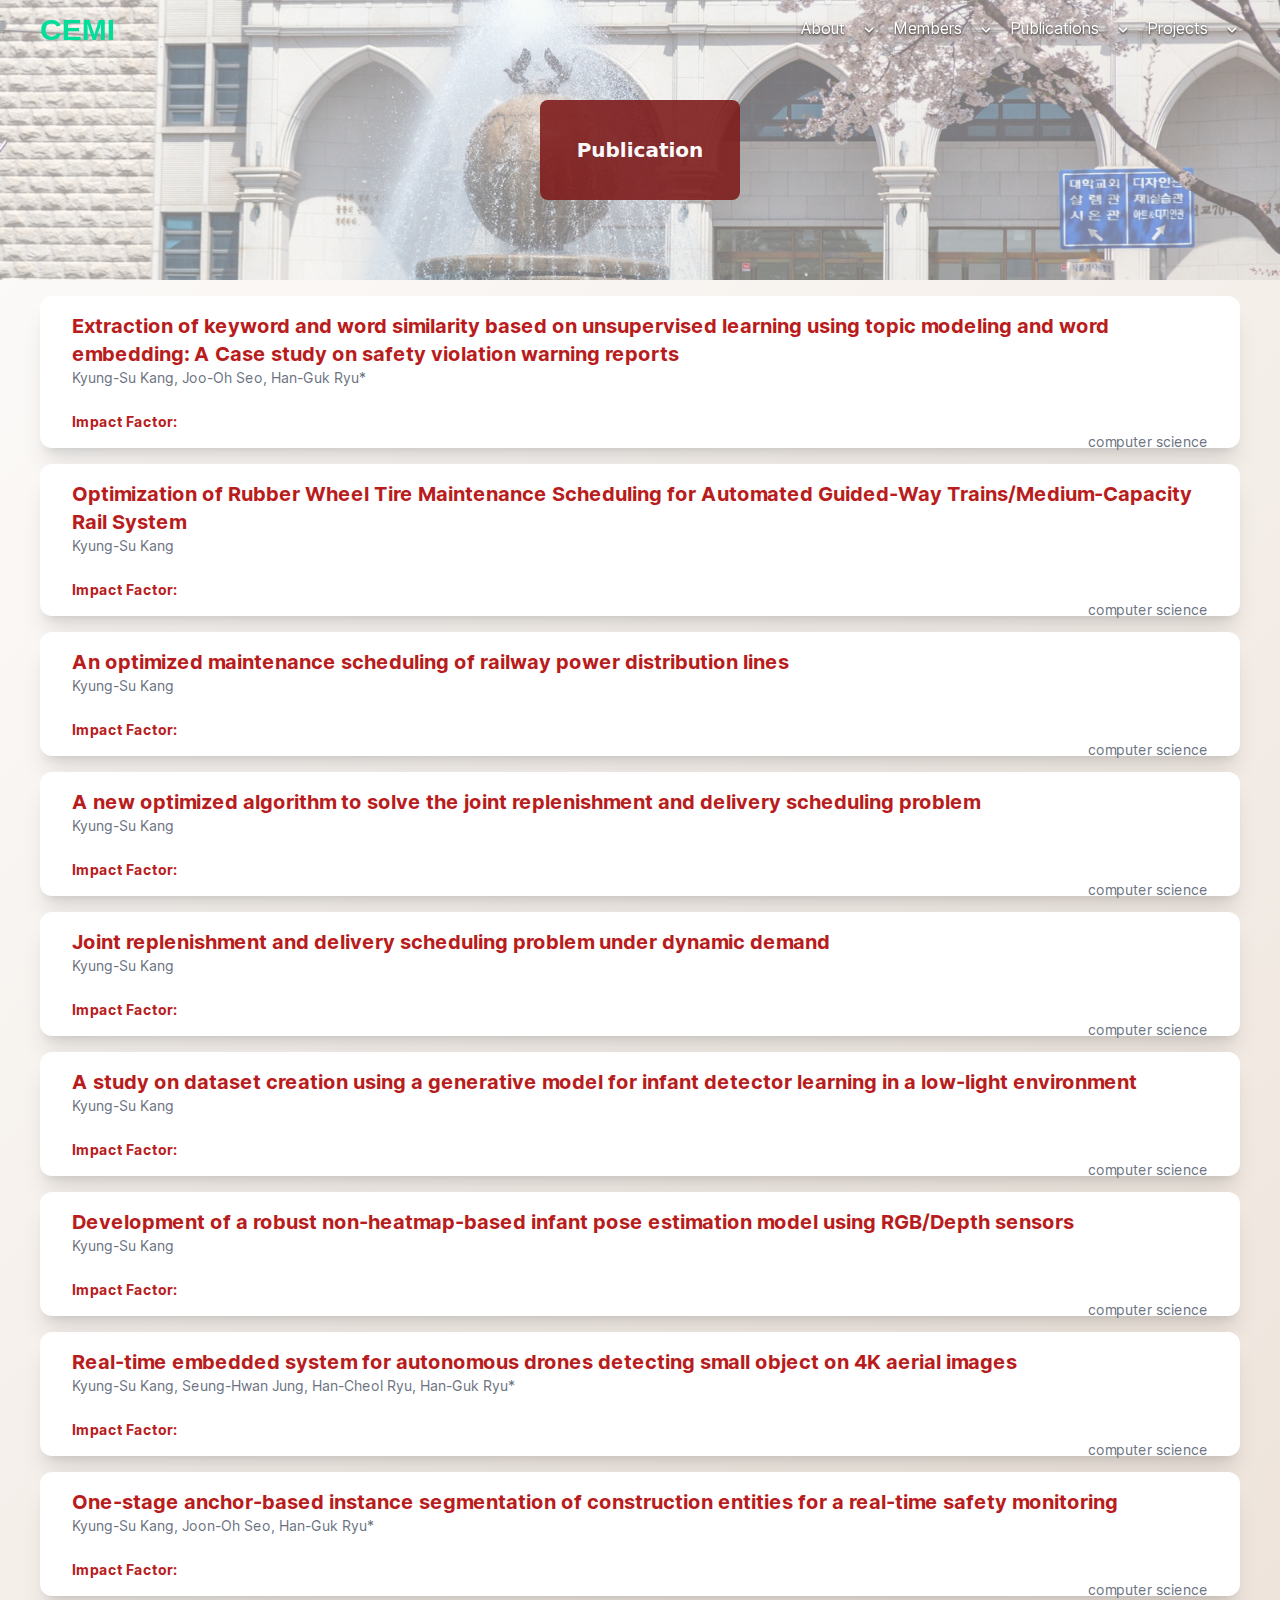
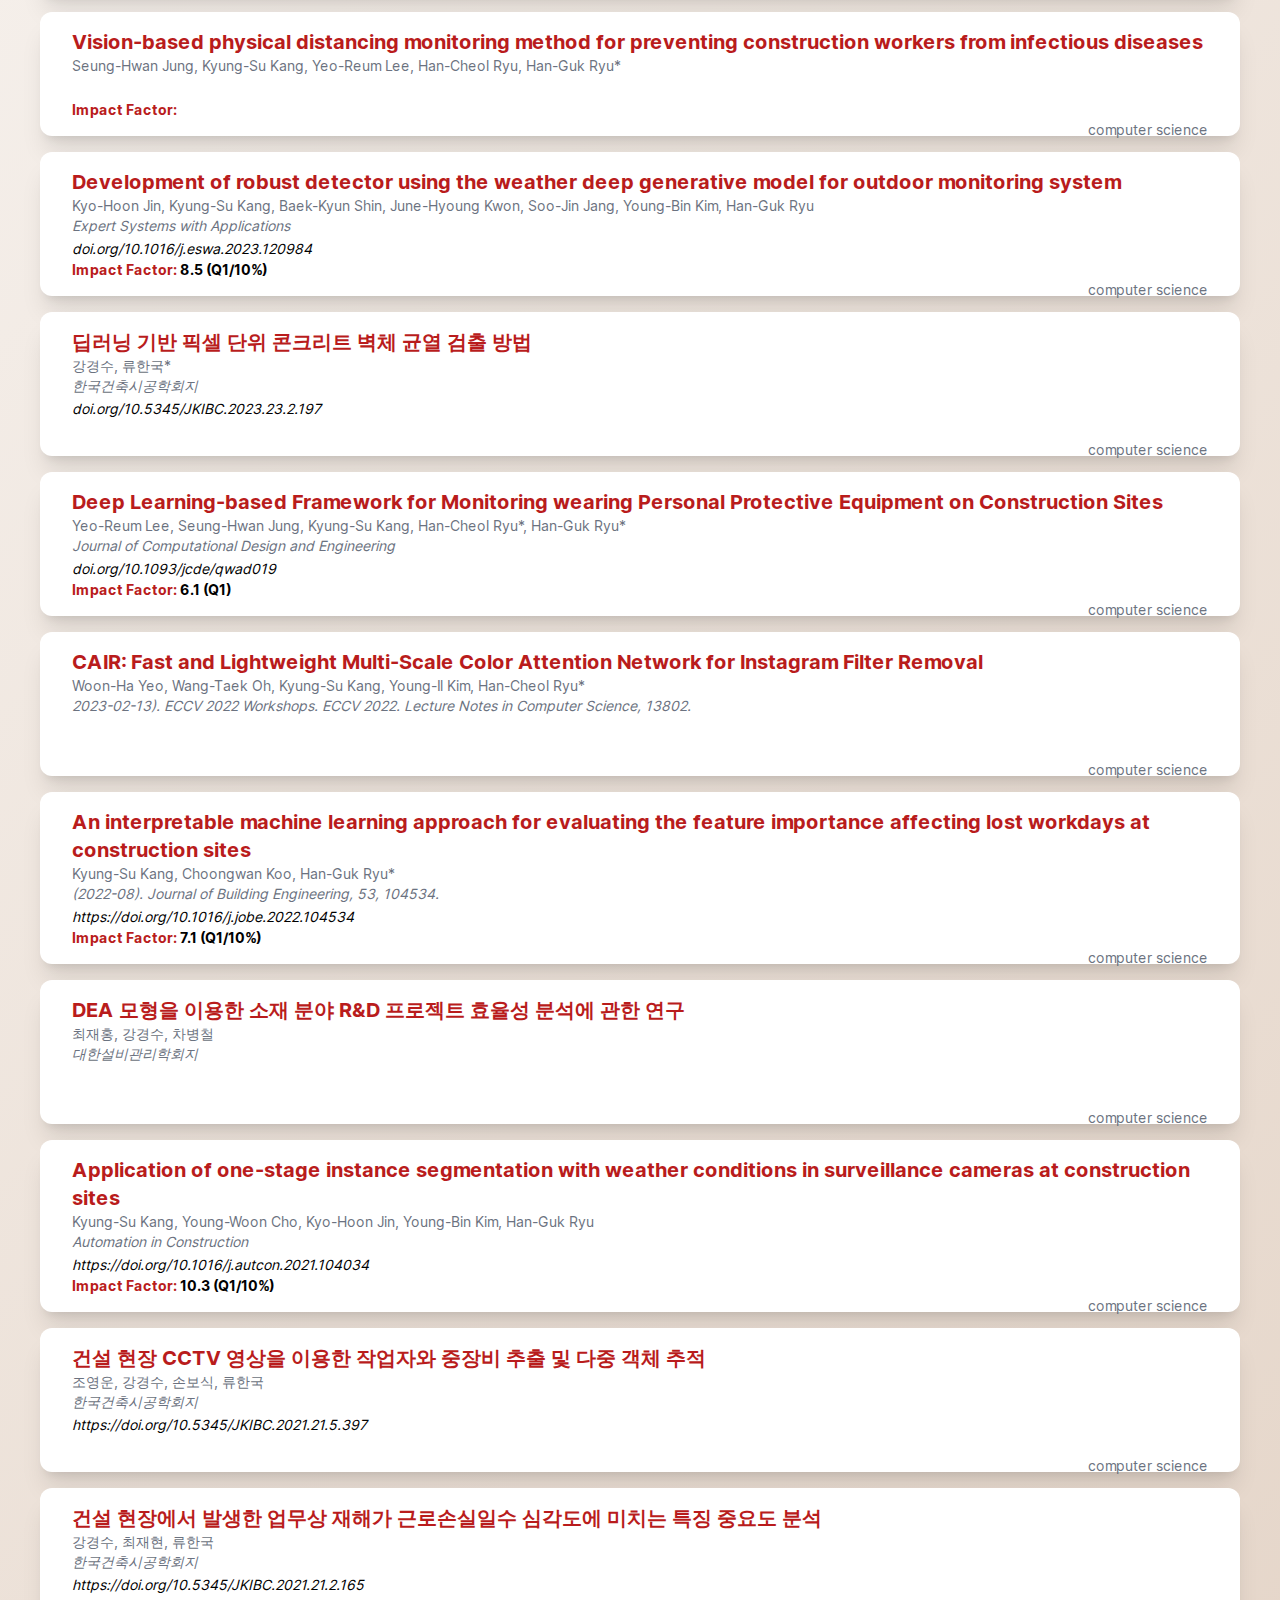
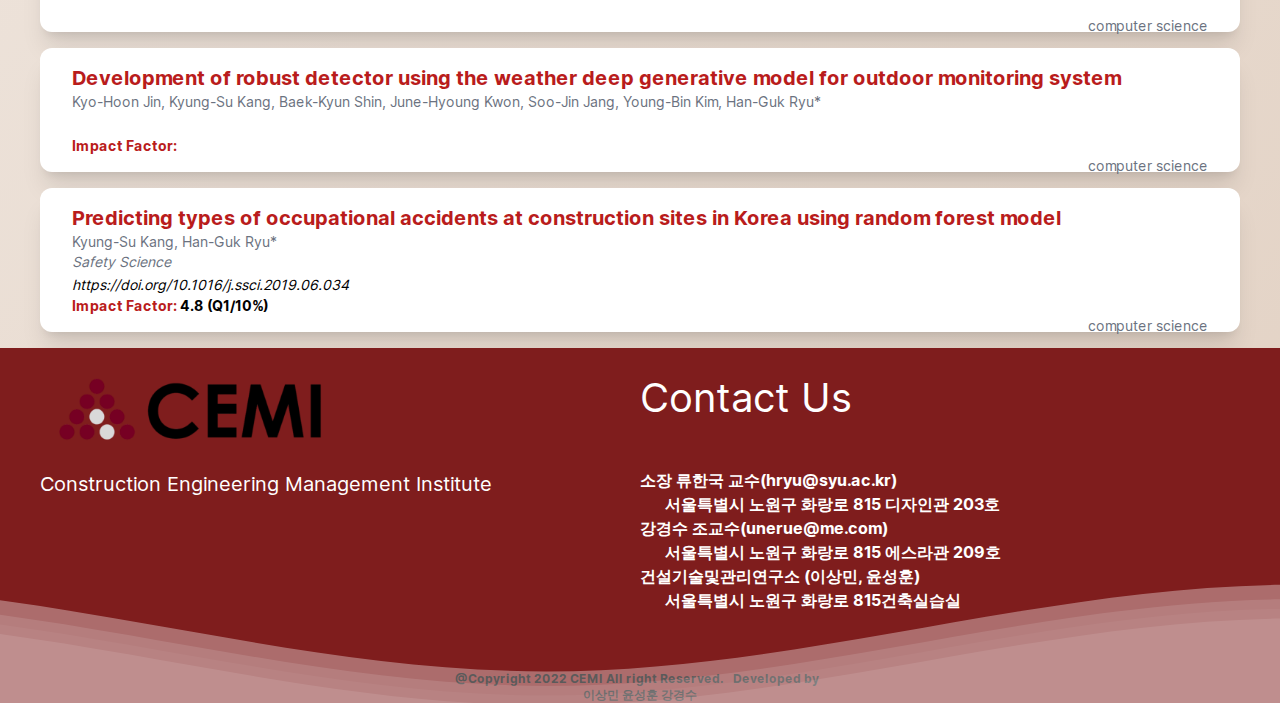
<file: pages/Publications/index.html>
<!DOCTYPE html><html lang="en"><head><meta charSet="utf-8"/><meta name="viewport" content="width=device-width, initial-scale=1.0"/><meta name="viewport" content="width=device-width, initial-scale=1"/><link rel="preload" as="image" href="/img/symembpage.png"/><link rel="preload" as="image" href="/img/CEMI_.png"/><link rel="stylesheet" href="/_next/static/css/1a4a8f7b0f66a4f4.css" crossorigin="" data-precedence="next"/><link rel="preload" as="script" fetchPriority="low" href="/_next/static/chunks/webpack-1514c084649e4e74.js" crossorigin=""/><script src="/_next/static/chunks/fd9d1056-060e28fd399a6c72.js" async="" crossorigin=""></script><script src="/_next/static/chunks/69-91e1543750eb1e09.js" async="" crossorigin=""></script><script src="/_next/static/chunks/main-app-00a1e0535857a575.js" async="" crossorigin=""></script><script src="/_next/static/chunks/775-ceb91acbdbe8c6f2.js" async=""></script><script src="/_next/static/chunks/669-f6cde42ae3ebd832.js" async=""></script><script src="/_next/static/chunks/495-cbe67690b37759f7.js" async=""></script><script src="/_next/static/chunks/app/layout-b60022dc99c28c84.js" async=""></script><link rel="icon" type="image/svg+xml" href="/logo.png"/><title>CEMI: 삼육대학교 건설기술및관리연구소</title><title>Create Next App</title><meta name="description" content="Generated by create next app"/><link rel="icon" href="/favicon.ico" type="image/x-icon" sizes="16x16"/><script src="/_next/static/chunks/polyfills-c67a75d1b6f99dc8.js" crossorigin="" noModule=""></script></head><body class="__className_aaf875"><div class="  "><div> <div class=" fixed w-[100%] top-0 flex justify-center text-white items-center mx-auto px-4 z-2  "><div class=" w-[600px] text-3xl font-bold  text-[#00df9a] xs:ml-[-22px] "><a class=" font-[arial] xs:ml-[22px]  text-3xl  " href="/">CEMI</a></div><div class="w-[600px] pl-[100px]  xs:hidden  cursor-pointer z-2 drop-shadow-[0_1.2px_1.2px_rgba(0,0,0,0.8)]"><div class="lg:float-right"><div class="dropdown group inline-block relative z-[1] "><button class="nav-menu inline-flex items-center duration-500 "><a class="m-4 max-lg:mb-4 " href="/pages/Awards/">About</a><svg class="fill-current h-4 w-4" xmlns="http://www.w3.org/2000/svg" viewBox="0 0 20 20"><path d="M9.293 12.95l.707.707L15.657 8l-1.414-1.414L10 10.828 5.757 6.586 4.343 8z"></path> </svg></button><div class="xs:ml-10"><ul class="hidden lg:left-[20%] lg:absolute lg:w-[90px] animate-slideTop2 lg:text-black bg-white group-hover:block group-hover: relative duration-500"><li class="  "><a class=" duration-500 border-b border-b-gray-300 text-center hover:bg-gray-400 hover:opacity-80 py-2 block whitespace-no-wrap" href="/pages/Awards">Awards</a><a class=" duration-500 border-b border-b-gray-300 text-center hover:bg-gray-400 hover:opacity-80 py-2 block whitespace-no-wrap" href="/pages/Album">Album</a></li></ul></div></div><div class="dropdown group inline-block relative z-[1] "><button class="nav-menu inline-flex items-center duration-500 "><a class="m-4 max-lg:mb-4 " href="/pages/Members/">Members</a><svg class="fill-current h-4 w-4" xmlns="http://www.w3.org/2000/svg" viewBox="0 0 20 20"><path d="M9.293 12.95l.707.707L15.657 8l-1.414-1.414L10 10.828 5.757 6.586 4.343 8z"></path> </svg></button><div class="xs:ml-10"><ul class="hidden lg:left-[20%] lg:absolute lg:w-[90px] animate-slideTop2 lg:text-black bg-white group-hover:block group-hover: relative duration-500"><li class="  "><a class=" duration-500 border-b border-b-gray-300 text-center hover:bg-gray-400 hover:opacity-80 py-2 block whitespace-no-wrap" href="/pages/Members">Members</a></li></ul></div></div><div class="dropdown group inline-block relative z-[1] "><button class="nav-menu inline-flex items-center duration-500 "><a class="m-4 max-lg:mb-4 " href="/pages/Publications/">Publications</a><svg class="fill-current h-4 w-4" xmlns="http://www.w3.org/2000/svg" viewBox="0 0 20 20"><path d="M9.293 12.95l.707.707L15.657 8l-1.414-1.414L10 10.828 5.757 6.586 4.343 8z"></path> </svg></button><div class="xs:ml-10"><ul class="hidden lg:left-[20%] lg:absolute lg:w-[90px] animate-slideTop2 lg:text-black bg-white group-hover:block group-hover: relative duration-500"><li class="  "><a class=" duration-500 border-b border-b-gray-300 text-center hover:bg-gray-400 hover:opacity-80 py-2 block whitespace-no-wrap" href="/pages/Publications">Papers</a><a class=" duration-500 border-b border-b-gray-300 text-center hover:bg-gray-400 hover:opacity-80 py-2 block whitespace-no-wrap" href="/pages/Patents">Patents</a></li></ul></div></div><div class="dropdown group inline-block relative z-[1] "><button class="nav-menu inline-flex items-center duration-500 "><a class="m-4 max-lg:mb-4 " href="/pages/Projects/">Projects</a><svg class="fill-current h-4 w-4" xmlns="http://www.w3.org/2000/svg" viewBox="0 0 20 20"><path d="M9.293 12.95l.707.707L15.657 8l-1.414-1.414L10 10.828 5.757 6.586 4.343 8z"></path> </svg></button><div class="xs:ml-10"><ul class="hidden lg:left-[20%] lg:absolute lg:w-[90px] animate-slideTop2 lg:text-black bg-white group-hover:block group-hover: relative duration-500"><li class="  "><a class=" duration-500 border-b border-b-gray-300 text-center hover:bg-gray-400 hover:opacity-80 py-2 block whitespace-no-wrap" href="/pages/Projects">Projects</a></li></ul></div></div></div></div><div class="block lg:hidden "><style data-emotion="css 14h0jh8">.css-14h0jh8{-webkit-user-select:none;-moz-user-select:none;-ms-user-select:none;user-select:none;width:1em;height:1em;display:inline-block;fill:currentColor;-webkit-flex-shrink:0;-ms-flex-negative:0;flex-shrink:0;-webkit-transition:fill 200ms cubic-bezier(0.4, 0, 0.2, 1) 0ms;transition:fill 200ms cubic-bezier(0.4, 0, 0.2, 1) 0ms;font-size:1.5rem;color:black;}</style><svg class="MuiSvgIcon-root MuiSvgIcon-fontSizeMedium cursor-pointer css-14h0jh8" focusable="false" aria-hidden="true" viewBox="0 0 24 24" data-testid="MenuIcon"><path d="M3 18h18v-2H3zm0-5h18v-2H3zm0-7v2h18V6z"></path></svg></div><div class="ease-in-out duration-500 w-[100%] fixed top-[-1000px] "><div class="mt-10 underline underline-offset-8 text-black flex flex-col "><hr/><div class="xs:w-[200px] xs:flex xs:flex-col "><div class="lg:float-right"><div class="dropdown group inline-block relative z-[1] "><button class="nav-menu inline-flex items-center duration-500 "><a class="m-4 max-lg:mb-4 " href="/pages/Awards/">About</a><svg class="fill-current h-4 w-4" xmlns="http://www.w3.org/2000/svg" viewBox="0 0 20 20"><path d="M9.293 12.95l.707.707L15.657 8l-1.414-1.414L10 10.828 5.757 6.586 4.343 8z"></path> </svg></button><div class="xs:ml-10"><ul class="hidden lg:left-[20%] lg:absolute lg:w-[90px] animate-slideTop2 lg:text-black bg-white group-hover:block group-hover: relative duration-500"><li class="  "><a class=" duration-500 border-b border-b-gray-300 text-center hover:bg-gray-400 hover:opacity-80 py-2 block whitespace-no-wrap" href="/pages/Awards">Awards</a><a class=" duration-500 border-b border-b-gray-300 text-center hover:bg-gray-400 hover:opacity-80 py-2 block whitespace-no-wrap" href="/pages/Album">Album</a></li></ul></div></div><div class="dropdown group inline-block relative z-[1] "><button class="nav-menu inline-flex items-center duration-500 "><a class="m-4 max-lg:mb-4 " href="/pages/Members/">Members</a><svg class="fill-current h-4 w-4" xmlns="http://www.w3.org/2000/svg" viewBox="0 0 20 20"><path d="M9.293 12.95l.707.707L15.657 8l-1.414-1.414L10 10.828 5.757 6.586 4.343 8z"></path> </svg></button><div class="xs:ml-10"><ul class="hidden lg:left-[20%] lg:absolute lg:w-[90px] animate-slideTop2 lg:text-black bg-white group-hover:block group-hover: relative duration-500"><li class="  "><a class=" duration-500 border-b border-b-gray-300 text-center hover:bg-gray-400 hover:opacity-80 py-2 block whitespace-no-wrap" href="/pages/Members">Members</a></li></ul></div></div><div class="dropdown group inline-block relative z-[1] "><button class="nav-menu inline-flex items-center duration-500 "><a class="m-4 max-lg:mb-4 " href="/pages/Publications/">Publications</a><svg class="fill-current h-4 w-4" xmlns="http://www.w3.org/2000/svg" viewBox="0 0 20 20"><path d="M9.293 12.95l.707.707L15.657 8l-1.414-1.414L10 10.828 5.757 6.586 4.343 8z"></path> </svg></button><div class="xs:ml-10"><ul class="hidden lg:left-[20%] lg:absolute lg:w-[90px] animate-slideTop2 lg:text-black bg-white group-hover:block group-hover: relative duration-500"><li class="  "><a class=" duration-500 border-b border-b-gray-300 text-center hover:bg-gray-400 hover:opacity-80 py-2 block whitespace-no-wrap" href="/pages/Publications">Papers</a><a class=" duration-500 border-b border-b-gray-300 text-center hover:bg-gray-400 hover:opacity-80 py-2 block whitespace-no-wrap" href="/pages/Patents">Patents</a></li></ul></div></div><div class="dropdown group inline-block relative z-[1] "><button class="nav-menu inline-flex items-center duration-500 "><a class="m-4 max-lg:mb-4 " href="/pages/Projects/">Projects</a><svg class="fill-current h-4 w-4" xmlns="http://www.w3.org/2000/svg" viewBox="0 0 20 20"><path d="M9.293 12.95l.707.707L15.657 8l-1.414-1.414L10 10.828 5.757 6.586 4.343 8z"></path> </svg></button><div class="xs:ml-10"><ul class="hidden lg:left-[20%] lg:absolute lg:w-[90px] animate-slideTop2 lg:text-black bg-white group-hover:block group-hover: relative duration-500"><li class="  "><a class=" duration-500 border-b border-b-gray-300 text-center hover:bg-gray-400 hover:opacity-80 py-2 block whitespace-no-wrap" href="/pages/Projects">Projects</a></li></ul></div></div></div></div></div></div></div></div><div>      <div class="z-[-1] relative"><div><img src="/img/symembpage.png" alt="" class=" absolute w-full h-[280px] overflow-hidden opacity-[0.5] object-cover "/></div><div class="object-cover h-[280px] opacity-[0.9] "><div class="flex justify-center h-[280px]"><div class=" mt-[100px] items-center flex justify-center w-[200px] h-[100px] border-1 rounded-lg bg-red-900  "><h2 class="p-8 border-none rounded-md text-center text-white font-sans font-bold text-xl">Publication<!-- --> <br/> </h2></div></div></div></div><div class="xs:mx-auto xs:w-[100%] lg:w-[1200px] lg:mx-auto"><div><div class="xs:mx-4 lg:h-[100%] justify-center items-center rounded-xl border-none shadow-xl hover:scale-105 duration-300 bg-white "><div class="p-4 m-4"><li class="xs:text-[12px] list-none font-bold text-red-700 text-xl">Extraction of keyword and word similarity based on unsupervised learning using topic modeling and word embedding: A Case study on safety violation warning reports</li><p class="xs:text-[9px] xs:flex md:hidden text-sm text-gray-500">Kyung-Su Kang, Joo-Oh Seo, Han-Guk Ryu*</p><p class="xs:text-[9px] xs:flex md:hidden italic text-sm text-gray-500"> </p><a target="_blank" rel="noopener noreferrer" class="xs:text-[9px] xs:flex md:hidden italic text-sm text-black"></a><br/><div class="text-red-700 text-sm"><p class="xs:text-[12px] xs:flex font-bold md:hidden  ">Impact Factor:<!-- --> <span class="text-black"></span></p><p class="xs:text-[9px] xs:flex md:hidden float-right text-gray-500">computer science</p></div></div></div></div><div><div class="xs:mx-4 lg:h-[100%] justify-center items-center rounded-xl border-none shadow-xl hover:scale-105 duration-300 bg-white "><div class="p-4 m-4"><li class="xs:text-[12px] list-none font-bold text-red-700 text-xl">Optimization of Rubber Wheel Tire Maintenance Scheduling for Automated Guided-Way Trains/Medium-Capacity Rail System</li><p class="xs:text-[9px] xs:flex md:hidden text-sm text-gray-500">Kyung-Su Kang</p><p class="xs:text-[9px] xs:flex md:hidden italic text-sm text-gray-500"> </p><a target="_blank" rel="noopener noreferrer" class="xs:text-[9px] xs:flex md:hidden italic text-sm text-black"></a><br/><div class="text-red-700 text-sm"><p class="xs:text-[12px] xs:flex font-bold md:hidden  ">Impact Factor:<!-- --> <span class="text-black"></span></p><p class="xs:text-[9px] xs:flex md:hidden float-right text-gray-500">computer science</p></div></div></div></div><div><div class="xs:mx-4 lg:h-[100%] justify-center items-center rounded-xl border-none shadow-xl hover:scale-105 duration-300 bg-white "><div class="p-4 m-4"><li class="xs:text-[12px] list-none font-bold text-red-700 text-xl">An optimized maintenance scheduling of railway power distribution lines</li><p class="xs:text-[9px] xs:flex md:hidden text-sm text-gray-500">Kyung-Su Kang</p><p class="xs:text-[9px] xs:flex md:hidden italic text-sm text-gray-500"> </p><a target="_blank" rel="noopener noreferrer" class="xs:text-[9px] xs:flex md:hidden italic text-sm text-black"></a><br/><div class="text-red-700 text-sm"><p class="xs:text-[12px] xs:flex font-bold md:hidden  ">Impact Factor:<!-- --> <span class="text-black"></span></p><p class="xs:text-[9px] xs:flex md:hidden float-right text-gray-500">computer science</p></div></div></div></div><div><div class="xs:mx-4 lg:h-[100%] justify-center items-center rounded-xl border-none shadow-xl hover:scale-105 duration-300 bg-white "><div class="p-4 m-4"><li class="xs:text-[12px] list-none font-bold text-red-700 text-xl">A new optimized algorithm to solve the joint replenishment and delivery scheduling problem</li><p class="xs:text-[9px] xs:flex md:hidden text-sm text-gray-500">Kyung-Su Kang</p><p class="xs:text-[9px] xs:flex md:hidden italic text-sm text-gray-500"> </p><a target="_blank" rel="noopener noreferrer" class="xs:text-[9px] xs:flex md:hidden italic text-sm text-black"></a><br/><div class="text-red-700 text-sm"><p class="xs:text-[12px] xs:flex font-bold md:hidden  ">Impact Factor:<!-- --> <span class="text-black"></span></p><p class="xs:text-[9px] xs:flex md:hidden float-right text-gray-500">computer science</p></div></div></div></div><div><div class="xs:mx-4 lg:h-[100%] justify-center items-center rounded-xl border-none shadow-xl hover:scale-105 duration-300 bg-white "><div class="p-4 m-4"><li class="xs:text-[12px] list-none font-bold text-red-700 text-xl">Joint replenishment and delivery scheduling problem under dynamic demand</li><p class="xs:text-[9px] xs:flex md:hidden text-sm text-gray-500">Kyung-Su Kang</p><p class="xs:text-[9px] xs:flex md:hidden italic text-sm text-gray-500"> </p><a target="_blank" rel="noopener noreferrer" class="xs:text-[9px] xs:flex md:hidden italic text-sm text-black"></a><br/><div class="text-red-700 text-sm"><p class="xs:text-[12px] xs:flex font-bold md:hidden  ">Impact Factor:<!-- --> <span class="text-black"></span></p><p class="xs:text-[9px] xs:flex md:hidden float-right text-gray-500">computer science</p></div></div></div></div><div><div class="xs:mx-4 lg:h-[100%] justify-center items-center rounded-xl border-none shadow-xl hover:scale-105 duration-300 bg-white "><div class="p-4 m-4"><li class="xs:text-[12px] list-none font-bold text-red-700 text-xl">A study on dataset creation using a generative model for infant detector learning in a low-light environment</li><p class="xs:text-[9px] xs:flex md:hidden text-sm text-gray-500">Kyung-Su Kang</p><p class="xs:text-[9px] xs:flex md:hidden italic text-sm text-gray-500"> </p><a target="_blank" rel="noopener noreferrer" class="xs:text-[9px] xs:flex md:hidden italic text-sm text-black"></a><br/><div class="text-red-700 text-sm"><p class="xs:text-[12px] xs:flex font-bold md:hidden  ">Impact Factor:<!-- --> <span class="text-black"></span></p><p class="xs:text-[9px] xs:flex md:hidden float-right text-gray-500">computer science</p></div></div></div></div><div><div class="xs:mx-4 lg:h-[100%] justify-center items-center rounded-xl border-none shadow-xl hover:scale-105 duration-300 bg-white "><div class="p-4 m-4"><li class="xs:text-[12px] list-none font-bold text-red-700 text-xl">Development of a robust non-heatmap-based infant pose estimation model using RGB/Depth sensors</li><p class="xs:text-[9px] xs:flex md:hidden text-sm text-gray-500">Kyung-Su Kang</p><p class="xs:text-[9px] xs:flex md:hidden italic text-sm text-gray-500"> </p><a target="_blank" rel="noopener noreferrer" class="xs:text-[9px] xs:flex md:hidden italic text-sm text-black"></a><br/><div class="text-red-700 text-sm"><p class="xs:text-[12px] xs:flex font-bold md:hidden  ">Impact Factor:<!-- --> <span class="text-black"></span></p><p class="xs:text-[9px] xs:flex md:hidden float-right text-gray-500">computer science</p></div></div></div></div><div><div class="xs:mx-4 lg:h-[100%] justify-center items-center rounded-xl border-none shadow-xl hover:scale-105 duration-300 bg-white "><div class="p-4 m-4"><li class="xs:text-[12px] list-none font-bold text-red-700 text-xl">Real-time embedded system for autonomous drones detecting small object on 4K aerial images</li><p class="xs:text-[9px] xs:flex md:hidden text-sm text-gray-500">Kyung-Su Kang, Seung-Hwan Jung, Han-Cheol Ryu, Han-Guk Ryu*</p><p class="xs:text-[9px] xs:flex md:hidden italic text-sm text-gray-500"> </p><a target="_blank" rel="noopener noreferrer" class="xs:text-[9px] xs:flex md:hidden italic text-sm text-black"></a><br/><div class="text-red-700 text-sm"><p class="xs:text-[12px] xs:flex font-bold md:hidden  ">Impact Factor:<!-- --> <span class="text-black"></span></p><p class="xs:text-[9px] xs:flex md:hidden float-right text-gray-500">computer science</p></div></div></div></div><div><div class="xs:mx-4 lg:h-[100%] justify-center items-center rounded-xl border-none shadow-xl hover:scale-105 duration-300 bg-white "><div class="p-4 m-4"><li class="xs:text-[12px] list-none font-bold text-red-700 text-xl">One-stage anchor-based instance segmentation of construction entities for a real-time safety monitoring</li><p class="xs:text-[9px] xs:flex md:hidden text-sm text-gray-500">Kyung-Su Kang, Joon-Oh Seo, Han-Guk Ryu*</p><p class="xs:text-[9px] xs:flex md:hidden italic text-sm text-gray-500"> </p><a target="_blank" rel="noopener noreferrer" class="xs:text-[9px] xs:flex md:hidden italic text-sm text-black"></a><br/><div class="text-red-700 text-sm"><p class="xs:text-[12px] xs:flex font-bold md:hidden  ">Impact Factor:<!-- --> <span class="text-black"></span></p><p class="xs:text-[9px] xs:flex md:hidden float-right text-gray-500">computer science</p></div></div></div></div><div><div class="xs:mx-4 lg:h-[100%] justify-center items-center rounded-xl border-none shadow-xl hover:scale-105 duration-300 bg-white "><div class="p-4 m-4"><li class="xs:text-[12px] list-none font-bold text-red-700 text-xl">Vision-based physical distancing monitoring method for preventing construction workers from infectious diseases</li><p class="xs:text-[9px] xs:flex md:hidden text-sm text-gray-500">Seung-Hwan Jung, Kyung-Su Kang, Yeo-Reum Lee, Han-Cheol Ryu, Han-Guk Ryu*</p><p class="xs:text-[9px] xs:flex md:hidden italic text-sm text-gray-500"> </p><a target="_blank" rel="noopener noreferrer" class="xs:text-[9px] xs:flex md:hidden italic text-sm text-black"></a><br/><div class="text-red-700 text-sm"><p class="xs:text-[12px] xs:flex font-bold md:hidden  ">Impact Factor:<!-- --> <span class="text-black"></span></p><p class="xs:text-[9px] xs:flex md:hidden float-right text-gray-500">computer science</p></div></div></div></div><div><div class="xs:mx-4 lg:h-[100%] justify-center items-center rounded-xl border-none shadow-xl hover:scale-105 duration-300 bg-white "><div class="p-4 m-4"><li class="xs:text-[12px] list-none font-bold text-red-700 text-xl">Development of robust detector using the weather deep generative model for outdoor monitoring system</li><p class="xs:text-[9px] xs:flex md:hidden text-sm text-gray-500">Kyo-Hoon Jin, Kyung-Su Kang, Baek-Kyun Shin, June-Hyoung Kwon, Soo-Jin Jang, Young-Bin Kim, Han-Guk Ryu</p><p class="xs:text-[9px] xs:flex md:hidden italic text-sm text-gray-500"> <!-- -->Expert Systems with Applications</p><a href="https://doi.org/10.1016/j.eswa.2023.120984" target="_blank" rel="noopener noreferrer" class="xs:text-[9px] xs:flex md:hidden italic text-sm text-black">doi.org/10.1016/j.eswa.2023.120984</a><br/><div class="text-red-700 text-sm"><p class="xs:text-[12px] xs:flex font-bold md:hidden  ">Impact Factor:<!-- --> <span class="text-black">8.5 (Q1/10%)</span></p><p class="xs:text-[9px] xs:flex md:hidden float-right text-gray-500">computer science</p></div></div></div></div><div><div class="xs:mx-4 lg:h-[100%] justify-center items-center rounded-xl border-none shadow-xl hover:scale-105 duration-300 bg-white "><div class="p-4 m-4"><li class="xs:text-[12px] list-none font-bold text-red-700 text-xl">딥러닝 기반 픽셀 단위 콘크리트 벽체 균열 검출 방법</li><p class="xs:text-[9px] xs:flex md:hidden text-sm text-gray-500">강경수, 류한국*</p><p class="xs:text-[9px] xs:flex md:hidden italic text-sm text-gray-500"> <!-- -->한국건축시공학회지</p><a href="https://doi.org/10.5345/JKIBC.2023.23.2.197" target="_blank" rel="noopener noreferrer" class="xs:text-[9px] xs:flex md:hidden italic text-sm text-black">doi.org/10.5345/JKIBC.2023.23.2.197</a><br/><div class="text-red-700 text-sm"><br/><p class="xs:text-[9px] xs:flex md:hidden float-right text-gray-500">computer science</p></div></div></div></div><div><div class="xs:mx-4 lg:h-[100%] justify-center items-center rounded-xl border-none shadow-xl hover:scale-105 duration-300 bg-white "><div class="p-4 m-4"><li class="xs:text-[12px] list-none font-bold text-red-700 text-xl">Deep Learning-based Framework for Monitoring wearing Personal Protective Equipment on Construction Sites</li><p class="xs:text-[9px] xs:flex md:hidden text-sm text-gray-500">Yeo-Reum Lee, Seung-Hwan Jung, Kyung-Su Kang, Han-Cheol Ryu*, Han-Guk Ryu*</p><p class="xs:text-[9px] xs:flex md:hidden italic text-sm text-gray-500"> <!-- -->Journal of Computational Design and Engineering</p><a href="https://doi.org/10.1093/jcde/qwad019" target="_blank" rel="noopener noreferrer" class="xs:text-[9px] xs:flex md:hidden italic text-sm text-black">doi.org/10.1093/jcde/qwad019</a><br/><div class="text-red-700 text-sm"><p class="xs:text-[12px] xs:flex font-bold md:hidden  ">Impact Factor:<!-- --> <span class="text-black">6.1 (Q1)</span></p><p class="xs:text-[9px] xs:flex md:hidden float-right text-gray-500">computer science</p></div></div></div></div><div><div class="xs:mx-4 lg:h-[100%] justify-center items-center rounded-xl border-none shadow-xl hover:scale-105 duration-300 bg-white "><div class="p-4 m-4"><li class="xs:text-[12px] list-none font-bold text-red-700 text-xl">CAIR: Fast and Lightweight Multi-Scale Color Attention Network for Instagram Filter Removal</li><p class="xs:text-[9px] xs:flex md:hidden text-sm text-gray-500">Woon-Ha Yeo, Wang-Taek Oh, Kyung-Su Kang, Young-Il Kim, Han-Cheol Ryu*</p><p class="xs:text-[9px] xs:flex md:hidden italic text-sm text-gray-500"> <!-- -->2023-02-13). ECCV 2022 Workshops. ECCV 2022. Lecture Notes in Computer Science, 13802.</p><a href="https://github.com/hnvlab-syu/CAIR" target="_blank" rel="noopener noreferrer" class="xs:text-[9px] xs:flex md:hidden italic text-sm text-black"></a><br/><div class="text-red-700 text-sm"><br/><p class="xs:text-[9px] xs:flex md:hidden float-right text-gray-500">computer science</p></div></div></div></div><div><div class="xs:mx-4 lg:h-[100%] justify-center items-center rounded-xl border-none shadow-xl hover:scale-105 duration-300 bg-white "><div class="p-4 m-4"><li class="xs:text-[12px] list-none font-bold text-red-700 text-xl">An interpretable machine learning approach for evaluating the feature importance affecting lost workdays at construction sites</li><p class="xs:text-[9px] xs:flex md:hidden text-sm text-gray-500">Kyung-Su Kang, Choongwan Koo, Han-Guk Ryu*</p><p class="xs:text-[9px] xs:flex md:hidden italic text-sm text-gray-500"> <!-- -->(2022-08). Journal of Building Engineering, 53, 104534.</p><a target="_blank" rel="noopener noreferrer" class="xs:text-[9px] xs:flex md:hidden italic text-sm text-black">https://doi.org/10.1016/j.jobe.2022.104534</a><br/><div class="text-red-700 text-sm"><p class="xs:text-[12px] xs:flex font-bold md:hidden  ">Impact Factor:<!-- --> <span class="text-black">7.1 (Q1/10%)</span></p><p class="xs:text-[9px] xs:flex md:hidden float-right text-gray-500">computer science</p></div></div></div></div><div><div class="xs:mx-4 lg:h-[100%] justify-center items-center rounded-xl border-none shadow-xl hover:scale-105 duration-300 bg-white "><div class="p-4 m-4"><li class="xs:text-[12px] list-none font-bold text-red-700 text-xl">DEA 모형을 이용한 소재 분야 R&amp;D 프로젝트 효율성 분석에 관한 연구</li><p class="xs:text-[9px] xs:flex md:hidden text-sm text-gray-500">최재홍, 강경수, 차병철</p><p class="xs:text-[9px] xs:flex md:hidden italic text-sm text-gray-500"> <!-- -->대한설비관리학회지</p><a href="https://www.kci.go.kr/kciportal/ci/sereArticleSearch/ciSereArtiView.kci?sereArticleSearchBean.artiId=ART002829183" target="_blank" rel="noopener noreferrer" class="xs:text-[9px] xs:flex md:hidden italic text-sm text-black"></a><br/><div class="text-red-700 text-sm"><br/><p class="xs:text-[9px] xs:flex md:hidden float-right text-gray-500">computer science</p></div></div></div></div><div><div class="xs:mx-4 lg:h-[100%] justify-center items-center rounded-xl border-none shadow-xl hover:scale-105 duration-300 bg-white "><div class="p-4 m-4"><li class="xs:text-[12px] list-none font-bold text-red-700 text-xl">Application of one-stage instance segmentation with weather conditions in surveillance cameras at construction sites</li><p class="xs:text-[9px] xs:flex md:hidden text-sm text-gray-500">Kyung-Su Kang, Young-Woon Cho, Kyo-Hoon Jin, Young-Bin Kim, Han-Guk Ryu</p><p class="xs:text-[9px] xs:flex md:hidden italic text-sm text-gray-500"> <!-- -->Automation in Construction</p><a target="_blank" rel="noopener noreferrer" class="xs:text-[9px] xs:flex md:hidden italic text-sm text-black">https://doi.org/10.1016/j.autcon.2021.104034</a><br/><div class="text-red-700 text-sm"><p class="xs:text-[12px] xs:flex font-bold md:hidden  ">Impact Factor:<!-- --> <span class="text-black">10.3 (Q1/10%)</span></p><p class="xs:text-[9px] xs:flex md:hidden float-right text-gray-500">computer science</p></div></div></div></div><div><div class="xs:mx-4 lg:h-[100%] justify-center items-center rounded-xl border-none shadow-xl hover:scale-105 duration-300 bg-white "><div class="p-4 m-4"><li class="xs:text-[12px] list-none font-bold text-red-700 text-xl">건설 현장 CCTV 영상을 이용한 작업자와 중장비 추출 및 다중 객체 추적</li><p class="xs:text-[9px] xs:flex md:hidden text-sm text-gray-500">조영운, 강경수, 손보식, 류한국</p><p class="xs:text-[9px] xs:flex md:hidden italic text-sm text-gray-500"> <!-- -->한국건축시공학회지</p><a target="_blank" rel="noopener noreferrer" class="xs:text-[9px] xs:flex md:hidden italic text-sm text-black">https://doi.org/10.5345/JKIBC.2021.21.5.397</a><br/><div class="text-red-700 text-sm"><br/><p class="xs:text-[9px] xs:flex md:hidden float-right text-gray-500">computer science</p></div></div></div></div><div><div class="xs:mx-4 lg:h-[100%] justify-center items-center rounded-xl border-none shadow-xl hover:scale-105 duration-300 bg-white "><div class="p-4 m-4"><li class="xs:text-[12px] list-none font-bold text-red-700 text-xl">건설 현장에서 발생한 업무상 재해가 근로손실일수 심각도에 미치는 특징 중요도 분석</li><p class="xs:text-[9px] xs:flex md:hidden text-sm text-gray-500">강경수, 최재현, 류한국</p><p class="xs:text-[9px] xs:flex md:hidden italic text-sm text-gray-500"> <!-- -->한국건축시공학회지</p><a target="_blank" rel="noopener noreferrer" class="xs:text-[9px] xs:flex md:hidden italic text-sm text-black">https://doi.org/10.5345/JKIBC.2021.21.2.165</a><br/><div class="text-red-700 text-sm"><br/><p class="xs:text-[9px] xs:flex md:hidden float-right text-gray-500">computer science</p></div></div></div></div><div><div class="xs:mx-4 lg:h-[100%] justify-center items-center rounded-xl border-none shadow-xl hover:scale-105 duration-300 bg-white "><div class="p-4 m-4"><li class="xs:text-[12px] list-none font-bold text-red-700 text-xl">Development of robust detector using the weather deep generative model for outdoor monitoring system</li><p class="xs:text-[9px] xs:flex md:hidden text-sm text-gray-500">Kyo-Hoon Jin, Kyung-Su Kang, Baek-Kyun Shin, June-Hyoung Kwon, Soo-Jin Jang, Young-Bin Kim, Han-Guk Ryu*</p><p class="xs:text-[9px] xs:flex md:hidden italic text-sm text-gray-500"> </p><a href="https://github.com/hnvlab-syu/CAIR" target="_blank" rel="noopener noreferrer" class="xs:text-[9px] xs:flex md:hidden italic text-sm text-black"></a><br/><div class="text-red-700 text-sm"><p class="xs:text-[12px] xs:flex font-bold md:hidden  ">Impact Factor:<!-- --> <span class="text-black"></span></p><p class="xs:text-[9px] xs:flex md:hidden float-right text-gray-500">computer science</p></div></div></div></div><div><div class="xs:mx-4 lg:h-[100%] justify-center items-center rounded-xl border-none shadow-xl hover:scale-105 duration-300 bg-white "><div class="p-4 m-4"><li class="xs:text-[12px] list-none font-bold text-red-700 text-xl">Predicting types of occupational accidents at construction sites in Korea using random forest model</li><p class="xs:text-[9px] xs:flex md:hidden text-sm text-gray-500">Kyung-Su Kang, Han-Guk Ryu*</p><p class="xs:text-[9px] xs:flex md:hidden italic text-sm text-gray-500"> <!-- -->Safety Science</p><a target="_blank" rel="noopener noreferrer" class="xs:text-[9px] xs:flex md:hidden italic text-sm text-black">https://doi.org/10.1016/j.ssci.2019.06.034</a><br/><div class="text-red-700 text-sm"><p class="xs:text-[12px] xs:flex font-bold md:hidden  ">Impact Factor:<!-- --> <span class="text-black">4.8 (Q1/10%)</span></p><p class="xs:text-[9px] xs:flex md:hidden float-right text-gray-500">computer science</p></div></div></div></div></div></div></div><div class="lg:w-[full] lg:h-[355px] lg:mx-auto  flex z-[0] items-center justify-center bg-red-900 w-[100%] bottom-0 h-[100%] float-left relative pb-8 "><div class="lg:w-[600px] lg:h-[323px] xs:m-4"><div class=""><img src="/img/CEMI_.png" alt="" class="xs:w-[30%] lg:w-[300px]  "/><div class="lg:hidden text-white mt-4 overflow-hidden xs:text-xs md:hidden "><li class=""><b>소장 류한국 교수(hryu@syu.ac.kr)</b><br/>     <b>서울특별시 노원구 화랑로 815 디자인관 203호</b></li><li class=""><b>강경수 조교수(unerue@me.com)</b><br/>     <b>서울특별시 노원구 화랑로 815 에스라관 209호</b></li><li class=""><b>건설기술및관리연구소 (이상민, 윤성훈) </b><br/>     <b>서울특별시 노원구 화랑로 815건축실습실</b></li></div></div><div class="text-white text-[20px] mt-2 xs:hidden">Construction Engineering Management Institute</div></div><div class=" lg:w-[600px]  lg:h-[323px] xs:hidden"><div class="mt-[20px] text-white text-[40px] ">Contact Us</div><div class=" text-white overflow-hidden  xs:text-xs xs:hidden mt-10 "><li class=""><b>소장 류한국 교수(hryu@syu.ac.kr)</b><br/>     <b>서울특별시 노원구 화랑로 815 디자인관 203호</b></li><li class=""><b>강경수 조교수(unerue@me.com)</b><br/>     <b>서울특별시 노원구 화랑로 815 에스라관 209호</b></li><li class=""><b>건설기술및관리연구소 (이상민, 윤성훈) </b><br/>     <b>서울특별시 노원구 화랑로 815건축실습실</b></li></div></div><div class=" absolute bottom-0 w-full text-center text-xs font-bold  ">@Copyright 2022 CEMI All right Reserved.   Developed by  <br/>이상민 윤성훈 강경수 </div><div class="absolute  bottom-[0] w-full opacity-50   "><div><div class=" h-[30%]"><div class=""><svg class="waves" xmlns="http://www.w3.org/2000/svg" xmlns:xlink="http://www.w3.org/1999/xlink" viewBox="0 24 150 28" preserveAspectRatio="none" shape-rendering="auto"><defs><path id="gentle-wave" d="M-160 44c30 0 58-18 88-18s 58 18 88 18 58-18 88-18 58 18 88 18 v44h-352z"></path></defs><g class="parallax"><use xlink:href="#gentle-wave" x="48" y="0" fill="rgba(255,255,255,0.7"></use><use xlink:href="#gentle-wave" x="48" y="3" fill="rgba(255,255,255,0.5)"></use><use xlink:href="#gentle-wave" x="48" y="5" fill="rgba(255,255,255,0.3)"></use><use xlink:href="#gentle-wave" x="48" y="7" fill="#fff"></use></g></svg></div></div></div></div></div><script src="/_next/static/chunks/webpack-1514c084649e4e74.js" crossorigin="" async=""></script><script>(self.__next_f=self.__next_f||[]).push([0]);self.__next_f.push([2,null])</script><script>self.__next_f.push([1,"1:HL[\"/_next/static/css/1a4a8f7b0f66a4f4.css\",\"style\",{\"crossOrigin\":\"\"}]\n0:\"$L2\"\n"])</script><script>self.__next_f.push([1,"3:I[47690,[],\"\"]\n5:I[5613,[],\"\"]\n6:I[31778,[],\"\"]\n7:I[77445,[\"775\",\"static/chunks/775-ceb91acbdbe8c6f2.js\",\"669\",\"static/chunks/669-f6cde42ae3ebd832.js\",\"495\",\"static/chunks/495-cbe67690b37759f7.js\",\"185\",\"static/chunks/app/layout-b60022dc99c28c84.js\"],\"\"]\n9:I[48955,[],\"\"]\na:[]\n"])</script><script>self.__next_f.push([1,"2:[[[\"$\",\"link\",\"0\",{\"rel\":\"stylesheet\",\"href\":\"/_next/static/css/1a4a8f7b0f66a4f4.css\",\"precedence\":\"next\",\"crossOrigin\":\"\"}]],[\"$\",\"$L3\",null,{\"buildId\":\"VIqNjVZGUTTCyN1bI9qEs\",\"assetPrefix\":\"\",\"initialCanonicalUrl\":\"/pages/Publications/\",\"initialTree\":[\"\",{\"children\":[\"pages\",{\"children\":[\"Publications\",{\"children\":[\"__PAGE__\",{}]}]}]},\"$undefined\",\"$undefined\",true],\"initialSeedData\":[\"\",{\"children\":[\"pages\",{\"children\":[\"Publications\",{\"children\":[\"__PAGE__\",{},[\"$L4\",[\"$\",\"div\",null,{\"children\":[[\"      \",[\"$\",\"div\",null,{\"className\":\"z-[-1] relative\",\"children\":[[\"$\",\"div\",null,{\"children\":[\"$\",\"img\",null,{\"src\":\"/img/symembpage.png\",\"alt\":\"\",\"className\":\" absolute w-full h-[280px] overflow-hidden opacity-[0.5] object-cover \"}]}],[\"$\",\"div\",null,{\"className\":\"object-cover h-[280px] opacity-[0.9] \",\"children\":[\"$\",\"div\",null,{\"className\":\"flex justify-center h-[280px]\",\"children\":[\"$\",\"div\",null,{\"className\":\" mt-[100px] items-center flex justify-center w-[200px] h-[100px] border-1 rounded-lg bg-red-900  \",\"children\":[\"$\",\"h2\",null,{\"className\":\"p-8 border-none rounded-md text-center text-white font-sans font-bold text-xl\",\"children\":[\"Publication\",\" \",[\"$\",\"br\",null,{}],\" \"]}]}]}]}]]}]],[\"$\",\"div\",null,{\"className\":\"xs:mx-auto xs:w-[100%] lg:w-[1200px] lg:mx-auto\",\"children\":[[\"$\",\"div\",\"22\",{\"children\":[\"$\",\"div\",null,{\"className\":\"xs:mx-4 lg:h-[100%] justify-center items-center rounded-xl border-none shadow-xl hover:scale-105 duration-300 bg-white \",\"children\":[\"$\",\"div\",null,{\"className\":\"p-4 m-4\",\"children\":[[\"$\",\"li\",null,{\"className\":\"xs:text-[12px] list-none font-bold text-red-700 text-xl\",\"children\":\"Extraction of keyword and word similarity based on unsupervised learning using topic modeling and word embedding: A Case study on safety violation warning reports\"}],[\"$\",\"p\",null,{\"className\":\"xs:text-[9px] xs:flex md:hidden text-sm text-gray-500\",\"children\":\"Kyung-Su Kang, Joo-Oh Seo, Han-Guk Ryu*\"}],[\"$\",\"p\",null,{\"className\":\"xs:text-[9px] xs:flex md:hidden italic text-sm text-gray-500\",\"children\":[\" \",\"$undefined\"]}],[\"$\",\"a\",null,{\"href\":\"$undefined\",\"target\":\"_blank\",\"rel\":\"noopener noreferrer\",\"className\":\"xs:text-[9px] xs:flex md:hidden italic text-sm text-black\",\"children\":\"$undefined\"}],[\"$\",\"br\",null,{}],[\"$\",\"div\",null,{\"className\":\"text-red-700 text-sm\",\"children\":[[\"$\",\"p\",null,{\"className\":\"xs:text-[12px] xs:flex font-bold md:hidden  \",\"children\":[\"Impact Factor:\",\" \",[\"$\",\"span\",null,{\"className\":\"text-black\",\"children\":\"$undefined\"}]]}],[\"$\",\"p\",null,{\"className\":\"xs:text-[9px] xs:flex md:hidden float-right text-gray-500\",\"children\":\"computer science\"}]]}]]}]}]}],[\"$\",\"div\",\"21\",{\"children\":[\"$\",\"div\",null,{\"className\":\"xs:mx-4 lg:h-[100%] justify-center items-center rounded-xl border-none shadow-xl hover:scale-105 duration-300 bg-white \",\"children\":[\"$\",\"div\",null,{\"className\":\"p-4 m-4\",\"children\":[[\"$\",\"li\",null,{\"className\":\"xs:text-[12px] list-none font-bold text-red-700 text-xl\",\"children\":\"Optimization of Rubber Wheel Tire Maintenance Scheduling for Automated Guided-Way Trains/Medium-Capacity Rail System\"}],[\"$\",\"p\",null,{\"className\":\"xs:text-[9px] xs:flex md:hidden text-sm text-gray-500\",\"children\":\"Kyung-Su Kang\"}],[\"$\",\"p\",null,{\"className\":\"xs:text-[9px] xs:flex md:hidden italic text-sm text-gray-500\",\"children\":[\" \",\"$undefined\"]}],[\"$\",\"a\",null,{\"href\":\"$undefined\",\"target\":\"_blank\",\"rel\":\"noopener noreferrer\",\"className\":\"xs:text-[9px] xs:flex md:hidden italic text-sm text-black\",\"children\":\"$undefined\"}],[\"$\",\"br\",null,{}],[\"$\",\"div\",null,{\"className\":\"text-red-700 text-sm\",\"children\":[[\"$\",\"p\",null,{\"className\":\"xs:text-[12px] xs:flex font-bold md:hidden  \",\"children\":[\"Impact Factor:\",\" \",[\"$\",\"span\",null,{\"className\":\"text-black\",\"children\":\"$undefined\"}]]}],[\"$\",\"p\",null,{\"className\":\"xs:text-[9px] xs:flex md:hidden float-right text-gray-500\",\"children\":\"computer science\"}]]}]]}]}]}],[\"$\",\"div\",\"20\",{\"children\":[\"$\",\"div\",null,{\"className\":\"xs:mx-4 lg:h-[100%] justify-center items-center rounded-xl border-none shadow-xl hover:scale-105 duration-300 bg-white \",\"children\":[\"$\",\"div\",null,{\"className\":\"p-4 m-4\",\"children\":[[\"$\",\"li\",null,{\"className\":\"xs:text-[12px] list-none font-bold text-red-700 text-xl\",\"children\":\"An optimized maintenance scheduling of railway power distribution lines\"}],[\"$\",\"p\",null,{\"className\":\"xs:text-[9px] xs:flex md:hidden text-sm text-gray-500\",\"children\":\"Kyung-Su Kang\"}],[\"$\",\"p\",null,{\"className\":\"xs:text-[9px] xs:flex md:hidden italic text-sm text-gray-500\",\"children\":[\" \",\"$undefined\"]}],[\"$\",\"a\",null,{\"href\":\"$undefined\",\"target\":\"_blank\",\"rel\":\"noopener noreferrer\",\"className\":\"xs:text-[9px] xs:flex md:hidden italic text-sm text-black\",\"children\":\"$undefined\"}],[\"$\",\"br\",null,{}],[\"$\",\"div\",null,{\"className\":\"text-red-700 text-sm\",\"children\":[[\"$\",\"p\",null,{\"className\":\"xs:text-[12px] xs:flex font-bold md:hidden  \",\"children\":[\"Impact Factor:\",\" \",[\"$\",\"span\",null,{\"className\":\"text-black\",\"children\":\"$undefined\"}]]}],[\"$\",\"p\",null,{\"className\":\"xs:text-[9px] xs:flex md:hidden float-right text-gray-500\",\"children\":\"computer science\"}]]}]]}]}]}],[\"$\",\"div\",\"18\",{\"children\":[\"$\",\"div\",null,{\"className\":\"xs:mx-4 lg:h-[100%] justify-center items-center rounded-xl border-none shadow-xl hover:scale-105 duration-300 bg-white \",\"children\":[\"$\",\"div\",null,{\"className\":\"p-4 m-4\",\"children\":[[\"$\",\"li\",null,{\"className\":\"xs:text-[12px] list-none font-bold text-red-700 text-xl\",\"children\":\"A new optimized algorithm to solve the joint replenishment and delivery scheduling problem\"}],[\"$\",\"p\",null,{\"className\":\"xs:text-[9px] xs:flex md:hidden text-sm text-gray-500\",\"children\":\"Kyung-Su Kang\"}],[\"$\",\"p\",null,{\"className\":\"xs:text-[9px] xs:flex md:hidden italic text-sm text-gray-500\",\"children\":[\" \",\"$undefined\"]}],[\"$\",\"a\",null,{\"href\":\"$undefined\",\"target\":\"_blank\",\"rel\":\"noopener noreferrer\",\"className\":\"xs:text-[9px] xs:flex md:hidden italic text-sm text-black\",\"children\":\"$undefined\"}],[\"$\",\"br\",null,{}],[\"$\",\"div\",null,{\"className\":\"text-red-700 text-sm\",\"children\":[[\"$\",\"p\",null,{\"className\":\"xs:text-[12px] xs:flex font-bold md:hidden  \",\"children\":[\"Impact Factor:\",\" \",[\"$\",\"span\",null,{\"className\":\"text-black\",\"children\":\"$undefined\"}]]}],[\"$\",\"p\",null,{\"className\":\"xs:text-[9px] xs:flex md:hidden float-right text-gray-500\",\"children\":\"computer science\"}]]}]]}]}]}],[\"$\",\"div\",\"17\",{\"children\":[\"$\",\"div\",null,{\"className\":\"xs:mx-4 lg:h-[100%] justify-center items-center rounded-xl border-none shadow-xl hover:scale-105 duration-300 bg-white \",\"children\":[\"$\",\"div\",null,{\"className\":\"p-4 m-4\",\"children\":[[\"$\",\"li\",null,{\"className\":\"xs:text-[12px] list-none font-bold text-red-700 text-xl\",\"children\":\"Joint replenishment and delivery scheduling problem under dynamic demand\"}],[\"$\",\"p\",null,{\"className\":\"xs:text-[9px] xs:flex md:hidden text-sm text-gray-500\",\"children\":\"Kyung-Su Kang\"}],[\"$\",\"p\",null,{\"className\":\"xs:text-[9px] xs:flex md:hidden italic text-sm text-gray-500\",\"children\":[\" \",\"$undefined\"]}],[\"$\",\"a\",null,{\"href\":\"$undefined\",\"target\":\"_blank\",\"rel\":\"noopener noreferrer\",\"className\":\"xs:text-[9px] xs:flex md:hidden italic text-sm text-black\",\"children\":\"$undefined\"}],[\"$\",\"br\",null,{}],[\"$\",\"div\",null,{\"className\":\"text-red-700 text-sm\",\"children\":[[\"$\",\"p\",null,{\"className\":\"xs:text-[12px] xs:flex font-bold md:hidden  \",\"children\":[\"Impact Factor:\",\" \",[\"$\",\"span\",null,{\"className\":\"text-black\",\"children\":\"$undefined\"}]]}],[\"$\",\"p\",null,{\"className\":\"xs:text-[9px] xs:flex md:hidden float-right text-gray-500\",\"children\":\"computer science\"}]]}]]}]}]}],[\"$\",\"div\",\"16\",{\"children\":[\"$\",\"div\",null,{\"className\":\"xs:mx-4 lg:h-[100%] justify-center items-center rounded-xl border-none shadow-xl hover:scale-105 duration-300 bg-white \",\"children\":[\"$\",\"div\",null,{\"className\":\"p-4 m-4\",\"children\":[[\"$\",\"li\",null,{\"className\":\"xs:text-[12px] list-none font-bold text-red-700 text-xl\",\"children\":\"A study on dataset creation using a generative model for infant detector learning in a low-light environment\"}],[\"$\",\"p\",null,{\"className\":\"xs:text-[9px] xs:flex md:hidden text-sm text-gray-500\",\"children\":\"Kyung-Su Kang\"}],[\"$\",\"p\",null,{\"className\":\"xs:text-[9px] xs:flex md:hidden italic text-sm text-gray-500\",\"children\":[\" \",\"$undefined\"]}],[\"$\",\"a\",null,{\"href\":\"$undefined\",\"target\":\"_blank\",\"rel\":\"noopener noreferrer\",\"className\":\"xs:text-[9px] xs:flex md:hidden italic text-sm text-black\",\"children\":\"$undefined\"}],[\"$\",\"br\",null,{}],[\"$\",\"div\",null,{\"className\":\"text-red-700 text-sm\",\"children\":[[\"$\",\"p\",null,{\"className\":\"xs:text-[12px] xs:flex font-bold md:hidden  \",\"children\":[\"Impact Factor:\",\" \",[\"$\",\"span\",null,{\"className\":\"text-black\",\"children\":\"$undefined\"}]]}],[\"$\",\"p\",null,{\"className\":\"xs:text-[9px] xs:flex md:hidden float-right text-gray-500\",\"children\":\"computer science\"}]]}]]}]}]}],[\"$\",\"div\",\"15\",{\"children\":[\"$\",\"div\",null,{\"className\":\"xs:mx-4 lg:h-[100%] justify-center items-center rounded-xl border-none shadow-xl hover:scale-105 duration-300 bg-white \",\"children\":[\"$\",\"div\",null,{\"className\":\"p-4 m-4\",\"children\":[[\"$\",\"li\",null,{\"className\":\"xs:text-[12px] list-none font-bold text-red-700 text-xl\",\"children\":\"Development of a robust non-heatmap-based infant pose estimation model using RGB/Depth sensors\"}],[\"$\",\"p\",null,{\"className\":\"xs:text-[9px] xs:flex md:hidden text-sm text-gray-500\",\"children\":\"Kyung-Su Kang\"}],[\"$\",\"p\",null,{\"className\":\"xs:text-[9px] xs:flex md:hidden italic text-sm text-gray-500\",\"children\":[\" \",\"$undefined\"]}],[\"$\",\"a\",null,{\"href\":\"$undefined\",\"target\":\"_blank\",\"rel\":\"noopener noreferrer\",\"className\":\"xs:text-[9px] xs:flex md:hidden italic text-sm text-black\",\"children\":\"$undefined\"}],[\"$\",\"br\",null,{}],[\"$\",\"div\",null,{\"className\":\"text-red-700 text-sm\",\"children\":[[\"$\",\"p\",null,{\"className\":\"xs:text-[12px] xs:flex font-bold md:hidden  \",\"children\":[\"Impact Factor:\",\" \",[\"$\",\"span\",null,{\"className\":\"text-black\",\"children\":\"$undefined\"}]]}],[\"$\",\"p\",null,{\"className\":\"xs:text-[9px] xs:flex md:hidden float-right text-gray-500\",\"children\":\"computer science\"}]]}]]}]}]}],[\"$\",\"div\",\"14\",{\"children\":[\"$\",\"div\",null,{\"className\":\"xs:mx-4 lg:h-[100%] justify-center items-center rounded-xl border-none shadow-xl hover:scale-105 duration-300 bg-white \",\"children\":[\"$\",\"div\",null,{\"className\":\"p-4 m-4\",\"children\":[[\"$\",\"li\",null,{\"className\":\"xs:text-[12px] list-none font-bold text-red-700 text-xl\",\"children\":\"Real-time embedded system for autonomous drones detecting small object on 4K aerial images\"}],[\"$\",\"p\",null,{\"className\":\"xs:text-[9px] xs:flex md:hidden text-sm text-gray-500\",\"children\":\"Kyung-Su Kang, Seung-Hwan Jung, Han-Cheol Ryu, Han-Guk Ryu*\"}],[\"$\",\"p\",null,{\"className\":\"xs:text-[9px] xs:flex md:hidden italic text-sm text-gray-500\",\"children\":[\" \",\"$undefined\"]}],[\"$\",\"a\",null,{\"href\":\"$undefined\",\"target\":\"_blank\",\"rel\":\"noopener noreferrer\",\"className\":\"xs:text-[9px] xs:flex md:hidden italic text-sm text-black\",\"children\":\"$undefined\"}],[\"$\",\"br\",null,{}],[\"$\",\"div\",null,{\"className\":\"text-red-700 text-sm\",\"children\":[[\"$\",\"p\",null,{\"className\":\"xs:text-[12px] xs:flex font-bold md:hidden  \",\"children\":[\"Impact Factor:\",\" \",[\"$\",\"span\",null,{\"className\":\"text-black\",\"children\":\"$undefined\"}]]}],[\"$\",\"p\",null,{\"className\":\"xs:text-[9px] xs:flex md:hidden float-right text-gray-500\",\"children\":\"computer science\"}]]}]]}]}]}],[\"$\",\"div\",\"13\",{\"children\":[\"$\",\"div\",null,{\"className\":\"xs:mx-4 lg:h-[100%] justify-center items-center rounded-xl border-none shadow-xl hover:scale-105 duration-300 bg-white \",\"children\":[\"$\",\"div\",null,{\"className\":\"p-4 m-4\",\"children\":[[\"$\",\"li\",null,{\"className\":\"xs:text-[12px] list-none font-bold text-red-700 text-xl\",\"children\":\"One-stage anchor-based instance segmentation of construction entities for a real-time safety monitoring\"}],[\"$\",\"p\",null,{\"className\":\"xs:text-[9px] xs:flex md:hidden text-sm text-gray-500\",\"children\":\"Kyung-Su Kang, Joon-Oh Seo, Han-Guk Ryu*\"}],[\"$\",\"p\",null,{\"className\":\"xs:text-[9px] xs:flex md:hidden italic text-sm text-gray-500\",\"children\":[\" \",\"$undefined\"]}],[\"$\",\"a\",null,{\"href\":\"$undefined\",\"target\":\"_blank\",\"rel\":\"noopener noreferrer\",\"className\":\"xs:text-[9px] xs:flex md:hidden italic text-sm text-black\",\"children\":\"$undefined\"}],[\"$\",\"br\",null,{}],[\"$\",\"div\",null,{\"className\":\"text-red-700 text-sm\",\"children\":[[\"$\",\"p\",null,{\"className\":\"xs:text-[12px] xs:flex font-bold md:hidden  \",\"children\":[\"Impact Factor:\",\" \",[\"$\",\"span\",null,{\"className\":\"text-black\",\"children\":\"$undefined\"}]]}],[\"$\",\"p\",null,{\"className\":\"xs:text-[9px] xs:flex md:hidden float-right text-gray-500\",\"children\":\"computer science\"}]]}]]}]}]}],[\"$\",\"div\",\"12\",{\"children\":[\"$\",\"div\",null,{\"className\":\"xs:mx-4 lg:h-[100%] justify-center items-center rounded-xl border-none shadow-xl hover:scale-105 duration-300 bg-white \",\"children\":[\"$\",\"div\",null,{\"className\":\"p-4 m-4\",\"children\":[[\"$\",\"li\",null,{\"className\":\"xs:text-[12px] list-none font-bold text-red-700 text-xl\",\"children\":\"Vision-based physical distancing monitoring method for preventing construction workers from infectious diseases\"}],[\"$\",\"p\",null,{\"className\":\"xs:text-[9px] xs:flex md:hidden text-sm text-gray-500\",\"children\":\"Seung-Hwan Jung, Kyung-Su Kang, Yeo-Reum Lee, Han-Cheol Ryu, Han-Guk Ryu*\"}],[\"$\",\"p\",null,{\"className\":\"xs:text-[9px] xs:flex md:hidden italic text-sm text-gray-500\",\"children\":[\" \",\"$undefined\"]}],[\"$\",\"a\",null,{\"href\":\"$undefined\",\"target\":\"_blank\",\"rel\":\"noopener noreferrer\",\"className\":\"xs:text-[9px] xs:flex md:hidden italic text-sm text-black\",\"children\":\"$undefined\"}],[\"$\",\"br\",null,{}],[\"$\",\"div\",null,{\"className\":\"text-red-700 text-sm\",\"children\":[[\"$\",\"p\",null,{\"className\":\"xs:text-[12px] xs:flex font-bold md:hidden  \",\"children\":[\"Impact Factor:\",\" \",[\"$\",\"span\",null,{\"className\":\"text-black\",\"children\":\"$undefined\"}]]}],[\"$\",\"p\",null,{\"className\":\"xs:text-[9px] xs:flex md:hidden float-right text-gray-500\",\"children\":\"computer science\"}]]}]]}]}]}],[\"$\",\"div\",\"11\",{\"children\":[\"$\",\"div\",null,{\"className\":\"xs:mx-4 lg:h-[100%] justify-center items-center rounded-xl border-none shadow-xl hover:scale-105 duration-300 bg-white \",\"children\":[\"$\",\"div\",null,{\"className\":\"p-4 m-4\",\"children\":[[\"$\",\"li\",null,{\"className\":\"xs:text-[12px] list-none font-bold text-red-700 text-xl\",\"children\":\"Development of robust detector using the weather deep generative model for outdoor monitoring system\"}],[\"$\",\"p\",null,{\"className\":\"xs:text-[9px] xs:flex md:hidden text-sm text-gray-500\",\"children\":\"Kyo-Hoon Jin, Kyung-Su Kang, Baek-Kyun Shin, June-Hyoung Kwon, Soo-Jin Jang, Young-Bin Kim, Han-Guk Ryu\"}],[\"$\",\"p\",null,{\"className\":\"xs:text-[9px] xs:flex md:hidden italic text-sm text-gray-500\",\"children\":[\" \",\"Expert Systems with Applications\"]}],[\"$\",\"a\",null,{\"href\":\"https://doi.org/10.1016/j.eswa.2023.120984\",\"target\":\"_blank\",\"rel\":\"noopener noreferrer\",\"className\":\"xs:text-[9px] xs:flex md:hidden italic text-sm text-black\",\"children\":\"doi.org/10.1016/j.eswa.2023.120984\"}],[\"$\",\"br\",null,{}],[\"$\",\"div\",null,{\"className\":\"text-red-700 text-sm\",\"children\":[[\"$\",\"p\",null,{\"className\":\"xs:text-[12px] xs:flex font-bold md:hidden  \",\"children\":[\"Impact Factor:\",\" \",[\"$\",\"span\",null,{\"className\":\"text-black\",\"children\":\"8.5 (Q1/10%)\"}]]}],[\"$\",\"p\",null,{\"className\":\"xs:text-[9px] xs:flex md:hidden float-right text-gray-500\",\"children\":\"computer science\"}]]}]]}]}]}],[\"$\",\"div\",\"10\",{\"children\":[\"$\",\"div\",null,{\"className\":\"xs:mx-4 lg:h-[100%] justify-center items-center rounded-xl border-none shadow-xl hover:scale-105 duration-300 bg-white \",\"children\":[\"$\",\"div\",null,{\"className\":\"p-4 m-4\",\"children\":[[\"$\",\"li\",null,{\"className\":\"xs:text-[12px] list-none font-bold text-red-700 text-xl\",\"children\":\"딥러닝 기반 픽셀 단위 콘크리트 벽체 균열 검출 방법\"}],[\"$\",\"p\",null,{\"className\":\"xs:text-[9px] xs:flex md:hidden text-sm text-gray-500\",\"children\":\"강경수, 류한국*\"}],[\"$\",\"p\",null,{\"className\":\"xs:text-[9px] xs:flex md:hidden italic text-sm text-gray-500\",\"children\":[\" \",\"한국건축시공학회지\"]}],[\"$\",\"a\",null,{\"href\":\"https://doi.org/10.5345/JKIBC.2023.23.2.197\",\"target\":\"_blank\",\"rel\":\"noopener noreferrer\",\"className\":\"xs:text-[9px] xs:flex md:hidden italic text-sm text-black\",\"children\":\"doi.org/10.5345/JKIBC.2023.23.2.197\"}],[\"$\",\"br\",null,{}],[\"$\",\"div\",null,{\"className\":\"text-red-700 text-sm\",\"children\":[[\"$\",\"br\",null,{}],[\"$\",\"p\",null,{\"className\":\"xs:text-[9px] xs:flex md:hidden float-right text-gray-500\",\"children\":\"computer science\"}]]}]]}]}]}],[\"$\",\"div\",\"9\",{\"children\":[\"$\",\"div\",null,{\"className\":\"xs:mx-4 lg:h-[100%] justify-center items-center rounded-xl border-none shadow-xl hover:scale-105 duration-300 bg-white \",\"children\":[\"$\",\"div\",null,{\"className\":\"p-4 m-4\",\"children\":[[\"$\",\"li\",null,{\"className\":\"xs:text-[12px] list-none font-bold text-red-700 text-xl\",\"children\":\"Deep Learning-based Framework for Monitoring wearing Personal Protective Equipment on Construction Sites\"}],[\"$\",\"p\",null,{\"className\":\"xs:text-[9px] xs:flex md:hidden text-sm text-gray-500\",\"children\":\"Yeo-Reum Lee, Seung-Hwan Jung, Kyung-Su Kang, Han-Cheol Ryu*, Han-Guk Ryu*\"}],[\"$\",\"p\",null,{\"className\":\"xs:text-[9px] xs:flex md:hidden italic text-sm text-gray-500\",\"children\":[\" \",\"Journal of Computational Design and Engineering\"]}],[\"$\",\"a\",null,{\"href\":\"https://doi.org/10.1093/jcde/qwad019\",\"target\":\"_blank\",\"rel\":\"noopener noreferrer\",\"className\":\"xs:text-[9px] xs:flex md:hidden italic text-sm text-black\",\"children\":\"doi.org/10.1093/jcde/qwad019\"}],[\"$\",\"br\",null,{}],[\"$\",\"div\",null,{\"className\":\"text-red-700 text-sm\",\"children\":[[\"$\",\"p\",null,{\"className\":\"xs:text-[12px] xs:flex font-bold md:hidden  \",\"children\":[\"Impact Factor:\",\" \",[\"$\",\"span\",null,{\"className\":\"text-black\",\"children\":\"6.1 (Q1)\"}]]}],[\"$\",\"p\",null,{\"className\":\"xs:text-[9px] xs:flex md:hidden float-right text-gray-500\",\"children\":\"computer science\"}]]}]]}]}]}],[\"$\",\"div\",\"8\",{\"children\":[\"$\",\"div\",null,{\"className\":\"xs:mx-4 lg:h-[100%] justify-center items-center rounded-xl border-none shadow-xl hover:scale-105 duration-300 bg-white \",\"children\":[\"$\",\"div\",null,{\"className\":\"p-4 m-4\",\"children\":[[\"$\",\"li\",null,{\"className\":\"xs:text-[12px] list-none font-bold text-red-700 text-xl\",\"children\":\"CAIR: Fast and Lightweight Multi-Scale Color Attention Network for Instagram Filter Removal\"}],[\"$\",\"p\",null,{\"className\":\"xs:text-[9px] xs:flex md:hidden text-sm text-gray-500\",\"children\":\"Woon-Ha Yeo, Wang-Taek Oh, Kyung-Su Kang, Young-Il Kim, Han-Cheol Ryu*\"}],[\"$\",\"p\",null,{\"className\":\"xs:text-[9px] xs:flex md:hidden italic text-sm text-gray-500\",\"children\":[\" \",\"2023-02-13). ECCV 2022 Workshops. ECCV 2022. Lecture Notes in Computer Science, 13802.\"]}],[\"$\",\"a\",null,{\"href\":\"https://github.com/hnvlab-syu/CAIR\",\"target\":\"_blank\",\"rel\":\"noopener noreferrer\",\"className\":\"xs:text-[9px] xs:flex md:hidden italic text-sm text-black\",\"children\":\"$undefined\"}],[\"$\",\"br\",null,{}],[\"$\",\"div\",null,{\"className\":\"text-red-700 text-sm\",\"children\":[[\"$\",\"br\",null,{}],[\"$\",\"p\",null,{\"className\":\"xs:text-[9px] xs:flex md:hidden float-right text-gray-500\",\"children\":\"computer science\"}]]}]]}]}]}],[\"$\",\"div\",\"7\",{\"children\":[\"$\",\"div\",null,{\"className\":\"xs:mx-4 lg:h-[100%] justify-center items-center rounded-xl border-none shadow-xl hover:scale-105 duration-300 bg-white \",\"children\":[\"$\",\"div\",null,{\"className\":\"p-4 m-4\",\"children\":[[\"$\",\"li\",null,{\"className\":\"xs:text-[12px] list-none font-bold text-red-700 text-xl\",\"children\":\"An interpretable machine learning approach for evaluating the feature importance affecting lost workdays at construction sites\"}],[\"$\",\"p\",null,{\"className\":\"xs:text-[9px] xs:flex md:hidden text-sm text-gray-500\",\"children\":\"Kyung-Su Kang, Choongwan Koo, Han-Guk Ryu*\"}],[\"$\",\"p\",null,{\"className\":\"xs:text-[9px] xs:flex md:hidden italic text-sm text-gray-500\",\"children\":[\" \",\"(2022-08). Journal of Building Engineering, 53, 104534.\"]}],[\"$\",\"a\",null,{\"href\":null,\"target\":\"_blank\",\"rel\":\"noopener noreferrer\",\"className\":\"xs:text-[9px] xs:flex md:hidden italic text-sm text-black\",\"children\":\"https://doi.org/10.1016/j.jobe.2022.104534\"}],[\"$\",\"br\",null,{}],[\"$\",\"div\",null,{\"className\":\"text-red-700 text-sm\",\"children\":[[\"$\",\"p\",null,{\"className\":\"xs:text-[12px] xs:flex font-bold md:hidden  \",\"children\":[\"Impact Factor:\",\" \",[\"$\",\"span\",null,{\"className\":\"text-black\",\"children\":\"7.1 (Q1/10%)\"}]]}],[\"$\",\"p\",null,{\"className\":\"xs:text-[9px] xs:flex md:hidden float-right text-gray-500\",\"children\":\"computer science\"}]]}]]}]}]}],[\"$\",\"div\",\"6\",{\"children\":[\"$\",\"div\",null,{\"className\":\"xs:mx-4 lg:h-[100%] justify-center items-center rounded-xl border-none shadow-xl hover:scale-105 duration-300 bg-white \",\"children\":[\"$\",\"div\",null,{\"className\":\"p-4 m-4\",\"children\":[[\"$\",\"li\",null,{\"className\":\"xs:text-[12px] list-none font-bold text-red-700 text-xl\",\"children\":\"DEA 모형을 이용한 소재 분야 R\u0026D 프로젝트 효율성 분석에 관한 연구\"}],[\"$\",\"p\",null,{\"className\":\"xs:text-[9px] xs:flex md:hidden text-sm text-gray-500\",\"children\":\"최재홍, 강경수, 차병철\"}],[\"$\",\"p\",null,{\"className\":\"xs:text-[9px] xs:flex md:hidden italic text-sm text-gray-500\",\"children\":[\" \",\"대한설비관리학회지\"]}],[\"$\",\"a\",null,{\"href\":\"https://www.kci.go.kr/kciportal/ci/sereArticleSearch/ciSereArtiView.kci?sereArticleSearchBean.artiId=ART002829183\",\"target\":\"_blank\",\"rel\":\"noopener noreferrer\",\"className\":\"xs:text-[9px] xs:flex md:hidden italic text-sm text-black\",\"children\":null}],[\"$\",\"br\",null,{}],[\"$\",\"div\",null,{\"className\":\"text-red-700 text-sm\",\"children\":[[\"$\",\"br\",null,{}],[\"$\",\"p\",null,{\"className\":\"xs:text-[9px] xs:flex md:hidden float-right text-gray-500\",\"children\":\"computer science\"}]]}]]}]}]}],[\"$\",\"div\",\"5\",{\"children\":[\"$\",\"div\",null,{\"className\":\"xs:mx-4 lg:h-[100%] justify-center items-center rounded-xl border-none shadow-xl hover:scale-105 duration-300 bg-white \",\"children\":[\"$\",\"div\",null,{\"className\":\"p-4 m-4\",\"children\":[[\"$\",\"li\",null,{\"className\":\"xs:text-[12px] list-none font-bold text-red-700 text-xl\",\"children\":\"Application of one-stage instance segmentation with weather conditions in surveillance cameras at construction sites\"}],[\"$\",\"p\",null,{\"className\":\"xs:text-[9px] xs:flex md:hidden text-sm text-gray-500\",\"children\":\"Kyung-Su Kang, Young-Woon Cho, Kyo-Hoon Jin, Young-Bin Kim, Han-Guk Ryu\"}],[\"$\",\"p\",null,{\"className\":\"xs:text-[9px] xs:flex md:hidden italic text-sm text-gray-500\",\"children\":[\" \",\"Automation in Construction\"]}],[\"$\",\"a\",null,{\"href\":null,\"target\":\"_blank\",\"rel\":\"noopener noreferrer\",\"className\":\"xs:text-[9px] xs:flex md:hidden italic text-sm text-black\",\"children\":\"https://doi.org/10.1016/j.autcon.2021.104034\"}],[\"$\",\"br\",null,{}],[\"$\",\"div\",null,{\"className\":\"text-red-700 text-sm\",\"children\":[[\"$\",\"p\",null,{\"className\":\"xs:text-[12px] xs:flex font-bold md:hidden  \",\"children\":[\"Impact Factor:\",\" \",[\"$\",\"span\",null,{\"className\":\"text-black\",\"children\":\"10.3 (Q1/10%)\"}]]}],[\"$\",\"p\",null,{\"className\":\"xs:text-[9px] xs:flex md:hidden float-right text-gray-500\",\"children\":\"computer science\"}]]}]]}]}]}],[\"$\",\"div\",\"4\",{\"children\":[\"$\",\"div\",null,{\"className\":\"xs:mx-4 lg:h-[100%] justify-center items-center rounded-xl border-none shadow-xl hover:scale-105 duration-300 bg-white \",\"children\":[\"$\",\"div\",null,{\"className\":\"p-4 m-4\",\"children\":[[\"$\",\"li\",null,{\"className\":\"xs:text-[12px] list-none font-bold text-red-700 text-xl\",\"children\":\"건설 현장 CCTV 영상을 이용한 작업자와 중장비 추출 및 다중 객체 추적\"}],[\"$\",\"p\",null,{\"className\":\"xs:text-[9px] xs:flex md:hidden text-sm text-gray-500\",\"children\":\"조영운, 강경수, 손보식, 류한국\"}],[\"$\",\"p\",null,{\"className\":\"xs:text-[9px] xs:flex md:hidden italic text-sm text-gray-500\",\"children\":[\" \",\"한국건축시공학회지\"]}],[\"$\",\"a\",null,{\"href\":null,\"target\":\"_blank\",\"rel\":\"noopener noreferrer\",\"className\":\"xs:text-[9px] xs:flex md:hidden italic text-sm text-black\",\"children\":\"https://doi.org/10.5345/JKIBC.2021.21.5.397\"}],[\"$\",\"br\",null,{}],[\"$\",\"div\",null,{\"className\":\"text-red-700 text-sm\",\"children\":[[\"$\",\"br\",null,{}],[\"$\",\"p\",null,{\"className\":\"xs:text-[9px] xs:flex md:hidden float-right text-gray-500\",\"children\":\"computer science\"}]]}]]}]}]}],[\"$\",\"div\",\"3\",{\"children\":[\"$\",\"div\",null,{\"className\":\"xs:mx-4 lg:h-[100%] justify-center items-center rounded-xl border-none shadow-xl hover:scale-105 duration-300 bg-white \",\"children\":[\"$\",\"div\",null,{\"className\":\"p-4 m-4\",\"children\":[[\"$\",\"li\",null,{\"className\":\"xs:text-[12px] list-none font-bold text-red-700 text-xl\",\"children\":\"건설 현장에서 발생한 업무상 재해가 근로손실일수 심각도에 미치는 특징 중요도 분석\"}],[\"$\",\"p\",null,{\"className\":\"xs:text-[9px] xs:flex md:hidden text-sm text-gray-500\",\"children\":\"강경수, 최재현, 류한국\"}],[\"$\",\"p\",null,{\"className\":\"xs:text-[9px] xs:flex md:hidden italic text-sm text-gray-500\",\"children\":[\" \",\"한국건축시공학회지\"]}],[\"$\",\"a\",null,{\"href\":null,\"target\":\"_blank\",\"rel\":\"noopener noreferrer\",\"className\":\"xs:text-[9px] xs:flex md:hidden italic text-sm text-black\",\"children\":\"https://doi.org/10.5345/JKIBC.2021.21.2.165\"}],[\"$\",\"br\",null,{}],[\"$\",\"div\",null,{\"className\":\"text-red-700 text-sm\",\"children\":[[\"$\",\"br\",null,{}],[\"$\",\"p\",null,{\"className\":\"xs:text-[9px] xs:flex md:hidden float-right text-gray-500\",\"children\":\"computer science\"}]]}]]}]}]}],[\"$\",\"div\",\"2\",{\"children\":[\"$\",\"div\",null,{\"className\":\"xs:mx-4 lg:h-[100%] justify-center items-center rounded-xl border-none shadow-xl hover:scale-105 duration-300 bg-white \",\"children\":[\"$\",\"div\",null,{\"className\":\"p-4 m-4\",\"children\":[[\"$\",\"li\",null,{\"className\":\"xs:text-[12px] list-none font-bold text-red-700 text-xl\",\"children\":\"Development of robust detector using the weather deep generative model for outdoor monitoring system\"}],[\"$\",\"p\",null,{\"className\":\"xs:text-[9px] xs:flex md:hidden text-sm text-gray-500\",\"children\":\"Kyo-Hoon Jin, Kyung-Su Kang, Baek-Kyun Shin, June-Hyoung Kwon, Soo-Jin Jang, Young-Bin Kim, Han-Guk Ryu*\"}],[\"$\",\"p\",null,{\"className\":\"xs:text-[9px] xs:flex md:hidden italic text-sm text-gray-500\",\"children\":[\" \",\"$undefined\"]}],[\"$\",\"a\",null,{\"href\":\"https://github.com/hnvlab-syu/CAIR\",\"target\":\"_blank\",\"rel\":\"noopener noreferrer\",\"className\":\"xs:text-[9px] xs:flex md:hidden italic text-sm text-black\",\"children\":\"$undefined\"}],[\"$\",\"br\",null,{}],[\"$\",\"div\",null,{\"className\":\"text-red-700 text-sm\",\"children\":[[\"$\",\"p\",null,{\"className\":\"xs:text-[12px] xs:flex font-bold md:hidden  \",\"children\":[\"Impact Factor:\",\" \",[\"$\",\"span\",null,{\"className\":\"text-black\",\"children\":\"$undefined\"}]]}],[\"$\",\"p\",null,{\"className\":\"xs:text-[9px] xs:flex md:hidden float-right text-gray-500\",\"children\":\"computer science\"}]]}]]}]}]}],[\"$\",\"div\",\"1\",{\"children\":[\"$\",\"div\",null,{\"className\":\"xs:mx-4 lg:h-[100%] justify-center items-center rounded-xl border-none shadow-xl hover:scale-105 duration-300 bg-white \",\"children\":[\"$\",\"div\",null,{\"className\":\"p-4 m-4\",\"children\":[[\"$\",\"li\",null,{\"className\":\"xs:text-[12px] list-none font-bold text-red-700 text-xl\",\"children\":\"Predicting types of occupational accidents at construction sites in Korea using random forest model\"}],[\"$\",\"p\",null,{\"className\":\"xs:text-[9px] xs:flex md:hidden text-sm text-gray-500\",\"children\":\"Kyung-Su Kang, Han-Guk Ryu*\"}],[\"$\",\"p\",null,{\"className\":\"xs:text-[9px] xs:flex md:hidden italic text-sm text-gray-500\",\"children\":[\" \",\"Safety Science\"]}],[\"$\",\"a\",null,{\"href\":null,\"target\":\"_blank\",\"rel\":\"noopener noreferrer\",\"className\":\"xs:text-[9px] xs:flex md:hidden italic text-sm text-black\",\"children\":\"https://doi.org/10.1016/j.ssci.2019.06.034\"}],[\"$\",\"br\",null,{}],[\"$\",\"div\",null,{\"className\":\"text-red-700 text-sm\",\"children\":[[\"$\",\"p\",null,{\"className\":\"xs:text-[12px] xs:flex font-bold md:hidden  \",\"children\":[\"Impact Factor:\",\" \",[\"$\",\"span\",null,{\"className\":\"text-black\",\"children\":\"4.8 (Q1/10%)\"}]]}],[\"$\",\"p\",null,{\"className\":\"xs:text-[9px] xs:flex md:hidden float-right text-gray-500\",\"children\":\"computer science\"}]]}]]}]}]}]]}]]}],null]]},[\"$\",\"$L5\",null,{\"parallelRouterKey\":\"children\",\"segmentPath\":[\"children\",\"pages\",\"children\",\"Publications\",\"children\"],\"loading\":\"$undefined\",\"loadingStyles\":\"$undefined\",\"loadingScripts\":\"$undefined\",\"hasLoading\":false,\"error\":\"$undefined\",\"errorStyles\":\"$undefined\",\"errorScripts\":\"$undefined\",\"template\":[\"$\",\"$L6\",null,{}],\"templateStyles\":\"$undefined\",\"templateScripts\":\"$undefined\",\"notFound\":\"$undefined\",\"notFoundStyles\":\"$undefined\",\"styles\":null}]]},[\"$\",\"$L5\",null,{\"parallelRouterKey\":\"children\",\"segmentPath\":[\"children\",\"pages\",\"children\"],\"loading\":\"$undefined\",\"loadingStyles\":\"$undefined\",\"loadingScripts\":\"$undefined\",\"hasLoading\":false,\"error\":\"$undefined\",\"errorStyles\":\"$undefined\",\"errorScripts\":\"$undefined\",\"template\":[\"$\",\"$L6\",null,{}],\"templateStyles\":\"$undefined\",\"templateScripts\":\"$undefined\",\"notFound\":\"$undefined\",\"notFoundStyles\":\"$undefined\",\"styles\":null}]]},[null,[\"$\",\"html\",null,{\"lang\":\"en\",\"children\":[[\"$\",\"head\",null,{\"children\":[[\"$\",\"link\",null,{\"rel\":\"icon\",\"type\":\"image/svg+xml\",\"href\":\"/logo.png\"}],[\"$\",\"meta\",null,{\"name\":\"viewport\",\"content\":\"width=device-width, initial-scale=1.0\"}],[\"$\",\"title\",null,{\"children\":\"CEMI: 삼육대학교 건설기술및관리연구소\"}]]}],[\"$\",\"body\",null,{\"className\":\"__className_aaf875\",\"children\":[[\"$\",\"div\",null,{\"className\":\"  \",\"children\":[[\"$\",\"$L7\",null,{}],[\"$\",\"$L5\",null,{\"parallelRouterKey\":\"children\",\"segmentPath\":[\"children\"],\"loading\":\"$undefined\",\"loadingStyles\":\"$undefined\",\"loadingScripts\":\"$undefined\",\"hasLoading\":false,\"error\":\"$undefined\",\"errorStyles\":\"$undefined\",\"errorScripts\":\"$undefined\",\"template\":[\"$\",\"$L6\",null,{}],\"templateStyles\":\"$undefined\",\"templateScripts\":\"$undefined\",\"notFound\":[[\"$\",\"title\",null,{\"children\":\"404: This page could not be found.\"}],[\"$\",\"div\",null,{\"style\":{\"fontFamily\":\"system-ui,\\\"Segoe UI\\\",Roboto,Helvetica,Arial,sans-serif,\\\"Apple Color Emoji\\\",\\\"Segoe UI Emoji\\\"\",\"height\":\"100vh\",\"textAlign\":\"center\",\"display\":\"flex\",\"flexDirection\":\"column\",\"alignItems\":\"center\",\"justifyContent\":\"center\"},\"children\":[\"$\",\"div\",null,{\"children\":[[\"$\",\"style\",null,{\"dangerouslySetInnerHTML\":{\"__html\":\"body{color:#000;background:#fff;margin:0}.next-error-h1{border-right:1px solid rgba(0,0,0,.3)}@media (prefers-color-scheme:dark){body{color:#fff;background:#000}.next-error-h1{border-right:1px solid rgba(255,255,255,.3)}}\"}}],[\"$\",\"h1\",null,{\"className\":\"next-error-h1\",\"style\":{\"display\":\"inline-block\",\"margin\":\"0 20px 0 0\",\"padding\":\"0 23px 0 0\",\"fontSize\":24,\"fontWeight\":500,\"verticalAlign\":\"top\",\"lineHeight\":\"49px\"},\"children\":\"404\"}],[\"$\",\"div\",null,{\"style\":{\"display\":\"inline-block\"},\"children\":[\"$\",\"h2\",null,{\"style\":{\"fontSize\":14,\"fontWeight\":400,\"lineHeight\":\"49px\",\"margin\":0},\"children\":\"This page could not be found.\"}]}]]}]}]],\"notFoundStyles\":[],\"styles\":null}]]}],[\"$\",\"div\",null,{\"className\":\"lg:w-[full] lg:h-[355px] lg:mx-auto  flex z-[0] items-center justify-center bg-red-900 w-[100%] bottom-0 h-[100%] float-left relative pb-8 \",\"children\":[[\"$\",\"div\",null,{\"className\":\"lg:w-[600px] lg:h-[323px] xs:m-4\",\"children\":[[\"$\",\"div\",null,{\"className\":\"\",\"children\":[[\"$\",\"img\",null,{\"src\":\"/img/CEMI_.png\",\"alt\":\"\",\"className\":\"xs:w-[30%] lg:w-[300px]  \"}],[\"$\",\"div\",null,{\"className\":\"lg:hidden text-white mt-4 overflow-hidden xs:text-xs md:hidden \",\"children\":[[\"$\",\"li\",null,{\"className\":\"\",\"children\":[[\"$\",\"b\",null,{\"children\":\"소장 류한국 교수(hryu@syu.ac.kr)\"}],[\"$\",\"br\",null,{}],\"     \",[\"$\",\"b\",null,{\"children\":\"서울특별시 노원구 화랑로 815 디자인관 203호\"}]]}],[\"$\",\"li\",null,{\"className\":\"\",\"children\":[[\"$\",\"b\",null,{\"children\":\"강경수 조교수(unerue@me.com)\"}],[\"$\",\"br\",null,{}],\"     \",[\"$\",\"b\",null,{\"children\":\"서울특별시 노원구 화랑로 815 에스라관 209호\"}]]}],[\"$\",\"li\",null,{\"className\":\"\",\"children\":[[\"$\",\"b\",null,{\"children\":\"건설기술및관리연구소 (이상민, 윤성훈) \"}],[\"$\",\"br\",null,{}],\"     \",[\"$\",\"b\",null,{\"children\":\"서울특별시 노원구 화랑로 815건축실습실\"}]]}]]}]]}],[\"$\",\"div\",null,{\"className\":\"text-white text-[20px] mt-2 xs:hidden\",\"children\":\"Construction Engineering Management Institute\"}]]}],[\"$\",\"div\",null,{\"className\":\" lg:w-[600px]  lg:h-[323px] xs:hidden\",\"children\":[[\"$\",\"div\",null,{\"className\":\"mt-[20px] text-white text-[40px] \",\"children\":\"Contact Us\"}],[\"$\",\"div\",null,{\"className\":\" text-white overflow-hidden  xs:text-xs xs:hidden mt-10 \",\"children\":[[\"$\",\"li\",null,{\"className\":\"\",\"children\":[[\"$\",\"b\",null,{\"children\":\"소장 류한국 교수(hryu@syu.ac.kr)\"}],[\"$\",\"br\",null,{}],\"     \",[\"$\",\"b\",null,{\"children\":\"서울특별시 노원구 화랑로 815 디자인관 203호\"}]]}],[\"$\",\"li\",null,{\"className\":\"\",\"children\":[[\"$\",\"b\",null,{\"children\":\"강경수 조교수(unerue@me.com)\"}],[\"$\",\"br\",null,{}],\"     \",[\"$\",\"b\",null,{\"children\":\"서울특별시 노원구 화랑로 815 에스라관 209호\"}]]}],[\"$\",\"li\",null,{\"className\":\"\",\"children\":[[\"$\",\"b\",null,{\"children\":\"건설기술및관리연구소 (이상민, 윤성훈) \"}],[\"$\",\"br\",null,{}],\"     \",[\"$\",\"b\",null,{\"children\":\"서울특별시 노원구 화랑로 815건축실습실\"}]]}]]}]]}],[\"$\",\"div\",null,{\"className\":\" absolute bottom-0 w-full text-center text-xs font-bold  \",\"children\":[\"@Copyright 2022 CEMI All right Reserved.   Developed by  \",[\"$\",\"br\",null,{}],\"이상민 윤성훈 강경수 \"]}],[\"$\",\"div\",null,{\"className\":\"absolute  bottom-[0] w-full opacity-50   \",\"children\":[\"$\",\"div\",null,{\"children\":[\"$\",\"div\",null,{\"className\":\" h-[30%]\",\"children\":[\"$\",\"div\",null,{\"className\":\"\",\"children\":[\"$\",\"svg\",null,{\"className\":\"waves\",\"xmlns\":\"http://www.w3.org/2000/svg\",\"xmlnsXlink\":\"http://www.w3.org/1999/xlink\",\"viewBox\":\"0 24 150 28\",\"preserveAspectRatio\":\"none\",\"shapeRendering\":\"auto\",\"children\":[[\"$\",\"defs\",null,{\"children\":[\"$\",\"path\",null,{\"id\":\"gentle-wave\",\"d\":\"M-160 44c30 0 58-18 88-18s 58 18 88 18 58-18 88-18 58 18 88 18 v44h-352z\"}]}],[\"$\",\"g\",null,{\"className\":\"parallax\",\"children\":[[\"$\",\"use\",null,{\"xlinkHref\":\"#gentle-wave\",\"x\":\"48\",\"y\":\"0\",\"fill\":\"rgba(255,255,255,0.7\"}],[\"$\",\"use\",null,{\"xlinkHref\":\"#gentle-wave\",\"x\":\"48\",\"y\":\"3\",\"fill\":\"rgba(255,255,255,0.5)\"}],[\"$\",\"use\",null,{\"xlinkHref\":\"#gentle-wave\",\"x\":\"48\",\"y\":\"5\",\"fill\":\"rgba(255,255,255,0.3)\"}],[\"$\",\"use\",null,{\"xlinkHref\":\"#gentle-wave\",\"x\":\"48\",\"y\":\"7\",\"fill\":\"#fff\"}]]}]]}]}]}]}]}]]}]]}]]}],null]],\"initialHead\":[false,\"$L8\"],\"globalErrorComponent\":\"$9\",\"missingSlots\":\"$Wa\"}]]\n"])</script><script>self.__next_f.push([1,"8:[[\"$\",\"meta\",\"0\",{\"name\":\"viewport\",\"content\":\"width=device-width, initial-scale=1\"}],[\"$\",\"meta\",\"1\",{\"charSet\":\"utf-8\"}],[\"$\",\"title\",\"2\",{\"children\":\"Create Next App\"}],[\"$\",\"meta\",\"3\",{\"name\":\"description\",\"content\":\"Generated by create next app\"}],[\"$\",\"link\",\"4\",{\"rel\":\"icon\",\"href\":\"/favicon.ico\",\"type\":\"image/x-icon\",\"sizes\":\"16x16\"}]]\n4:null\n"])</script><script>self.__next_f.push([1,""])</script></body></html>
</file>
<file: _next/static/css/1a4a8f7b0f66a4f4.css>
@import url(//fonts.googleapis.com/css?family=Lato:300:400);body{overflow-y:hidden}.waves{position:relative;width:100%;height:15vh;margin-bottom:-7px;min-height:100px;max-height:150px}.parallax>use{animation:move-forever 25s cubic-bezier(.55,.5,.45,.5) infinite}.parallax>use:first-child{animation-delay:-2s;animation-duration:7s}.parallax>use:nth-child(2){animation-delay:-3s;animation-duration:10s}.parallax>use:nth-child(3){animation-delay:-4s;animation-duration:13s}.parallax>use:nth-child(4){animation-delay:-5s;animation-duration:20s}@keyframes move-forever{0%{transform:translate3d(-90px,0,0)}to{transform:translate3d(85px,0,0)}}@media (max-width:768px){.waves{height:100px;min-height:40px}.content{height:30vh}h1{font-size:24px}}

/*
! tailwindcss v3.4.1 | MIT License | https://tailwindcss.com
*/*,:after,:before{box-sizing:border-box;border:0 solid #e5e7eb}:after,:before{--tw-content:""}:host,html{line-height:1.5;-webkit-text-size-adjust:100%;-moz-tab-size:4;-o-tab-size:4;tab-size:4;font-family:ui-sans-serif,system-ui,sans-serif,Apple Color Emoji,Segoe UI Emoji,Segoe UI Symbol,Noto Color Emoji;font-feature-settings:normal;font-variation-settings:normal;-webkit-tap-highlight-color:transparent}body{margin:0;line-height:inherit}hr{height:0;color:inherit;border-top-width:1px}abbr:where([title]){-webkit-text-decoration:underline dotted;text-decoration:underline dotted}h1,h2,h3,h4,h5,h6{font-size:inherit;font-weight:inherit}a{color:inherit;text-decoration:inherit}b,strong{font-weight:bolder}code,kbd,pre,samp{font-family:ui-monospace,SFMono-Regular,Menlo,Monaco,Consolas,Liberation Mono,Courier New,monospace;font-feature-settings:normal;font-variation-settings:normal;font-size:1em}small{font-size:80%}sub,sup{font-size:75%;line-height:0;position:relative;vertical-align:baseline}sub{bottom:-.25em}sup{top:-.5em}table{text-indent:0;border-color:inherit;border-collapse:collapse}button,input,optgroup,select,textarea{font-family:inherit;font-feature-settings:inherit;font-variation-settings:inherit;font-size:100%;font-weight:inherit;line-height:inherit;color:inherit;margin:0;padding:0}button,select{text-transform:none}[type=button],[type=reset],[type=submit],button{-webkit-appearance:button;background-color:transparent;background-image:none}:-moz-focusring{outline:auto}:-moz-ui-invalid{box-shadow:none}progress{vertical-align:baseline}::-webkit-inner-spin-button,::-webkit-outer-spin-button{height:auto}[type=search]{-webkit-appearance:textfield;outline-offset:-2px}::-webkit-search-decoration{-webkit-appearance:none}::-webkit-file-upload-button{-webkit-appearance:button;font:inherit}summary{display:list-item}blockquote,dd,dl,figure,h1,h2,h3,h4,h5,h6,hr,p,pre{margin:0}fieldset{margin:0}fieldset,legend{padding:0}menu,ol,ul{list-style:none;margin:0;padding:0}dialog{padding:0}textarea{resize:vertical}input::-moz-placeholder,textarea::-moz-placeholder{opacity:1;color:#9ca3af}input::placeholder,textarea::placeholder{opacity:1;color:#9ca3af}[role=button],button{cursor:pointer}:disabled{cursor:default}audio,canvas,embed,iframe,img,object,svg,video{display:block;vertical-align:middle}img,video{max-width:100%;height:auto}[hidden]{display:none}*,:after,:before{--tw-border-spacing-x:0;--tw-border-spacing-y:0;--tw-translate-x:0;--tw-translate-y:0;--tw-rotate:0;--tw-skew-x:0;--tw-skew-y:0;--tw-scale-x:1;--tw-scale-y:1;--tw-pan-x: ;--tw-pan-y: ;--tw-pinch-zoom: ;--tw-scroll-snap-strictness:proximity;--tw-gradient-from-position: ;--tw-gradient-via-position: ;--tw-gradient-to-position: ;--tw-ordinal: ;--tw-slashed-zero: ;--tw-numeric-figure: ;--tw-numeric-spacing: ;--tw-numeric-fraction: ;--tw-ring-inset: ;--tw-ring-offset-width:0px;--tw-ring-offset-color:#fff;--tw-ring-color:rgba(59,130,246,.5);--tw-ring-offset-shadow:0 0 #0000;--tw-ring-shadow:0 0 #0000;--tw-shadow:0 0 #0000;--tw-shadow-colored:0 0 #0000;--tw-blur: ;--tw-brightness: ;--tw-contrast: ;--tw-grayscale: ;--tw-hue-rotate: ;--tw-invert: ;--tw-saturate: ;--tw-sepia: ;--tw-drop-shadow: ;--tw-backdrop-blur: ;--tw-backdrop-brightness: ;--tw-backdrop-contrast: ;--tw-backdrop-grayscale: ;--tw-backdrop-hue-rotate: ;--tw-backdrop-invert: ;--tw-backdrop-opacity: ;--tw-backdrop-saturate: ;--tw-backdrop-sepia: }::backdrop{--tw-border-spacing-x:0;--tw-border-spacing-y:0;--tw-translate-x:0;--tw-translate-y:0;--tw-rotate:0;--tw-skew-x:0;--tw-skew-y:0;--tw-scale-x:1;--tw-scale-y:1;--tw-pan-x: ;--tw-pan-y: ;--tw-pinch-zoom: ;--tw-scroll-snap-strictness:proximity;--tw-gradient-from-position: ;--tw-gradient-via-position: ;--tw-gradient-to-position: ;--tw-ordinal: ;--tw-slashed-zero: ;--tw-numeric-figure: ;--tw-numeric-spacing: ;--tw-numeric-fraction: ;--tw-ring-inset: ;--tw-ring-offset-width:0px;--tw-ring-offset-color:#fff;--tw-ring-color:rgba(59,130,246,.5);--tw-ring-offset-shadow:0 0 #0000;--tw-ring-shadow:0 0 #0000;--tw-shadow:0 0 #0000;--tw-shadow-colored:0 0 #0000;--tw-blur: ;--tw-brightness: ;--tw-contrast: ;--tw-grayscale: ;--tw-hue-rotate: ;--tw-invert: ;--tw-saturate: ;--tw-sepia: ;--tw-drop-shadow: ;--tw-backdrop-blur: ;--tw-backdrop-brightness: ;--tw-backdrop-contrast: ;--tw-backdrop-grayscale: ;--tw-backdrop-hue-rotate: ;--tw-backdrop-invert: ;--tw-backdrop-opacity: ;--tw-backdrop-saturate: ;--tw-backdrop-sepia: }.container{width:100%}@media (min-width:300px){.container{max-width:300px}}@media (min-width:576px){.container{max-width:576px}}@media (min-width:898px){.container{max-width:898px}}@media (min-width:1200px){.container{max-width:1200px}}@media (min-width:1259px){.container{max-width:1259px}}@media (min-width:1359px){.container{max-width:1359px}}.pointer-events-none{pointer-events:none}.fixed{position:fixed}.absolute{position:absolute}.relative{position:relative}.inset-0{inset:0}.bottom-0,.bottom-\[0\]{bottom:0}.left-\[33\%\]{left:33%}.left-\[40\%\]{left:40%}.right-0{right:0}.top-0{top:0}.top-1\/2{top:50%}.top-\[-1000px\]{top:-1000px}.top-\[40\%\]{top:40%}.top-\[50\%\]{top:50%}.top-\[52\%\]{top:52%}.z-40{z-index:40}.z-50{z-index:50}.z-\[-1\]{z-index:-1}.z-\[0\]{z-index:0}.z-\[1\]{z-index:1}.z-\[2\]{z-index:2}.z-\[9\]{z-index:9}.col-start-11{grid-column-start:11}.col-start-4{grid-column-start:4}.col-end-2{grid-column-end:2}.col-end-4{grid-column-end:4}.float-right{float:right}.float-left{float:left}.m-3{margin:.75rem}.m-4{margin:1rem}.m-\[1px\]{margin:1px}.m-\[5px\]{margin:5px}.m-\[70px\]{margin:70px}.m-auto{margin:auto}.mx-2{margin-left:.5rem;margin-right:.5rem}.mx-auto{margin-left:auto;margin-right:auto}.my-4{margin-top:1rem;margin-bottom:1rem}.my-6{margin-top:1.5rem;margin-bottom:1.5rem}.-mb-px{margin-bottom:-1px}.-mt-3{margin-top:-.75rem}.-mt-\[75px\]{margin-top:-75px}.mb-0{margin-bottom:0}.mb-1{margin-bottom:.25rem}.mb-2{margin-bottom:.5rem}.mb-24{margin-bottom:6rem}.mb-6{margin-bottom:1.5rem}.ml-auto{margin-left:auto}.mr-1{margin-right:.25rem}.mr-10{margin-right:2.5rem}.mr-2{margin-right:.5rem}.mr-auto{margin-right:auto}.mt-1{margin-top:.25rem}.mt-10{margin-top:2.5rem}.mt-12{margin-top:3rem}.mt-2{margin-top:.5rem}.mt-3{margin-top:.75rem}.mt-4{margin-top:1rem}.mt-6{margin-top:1.5rem}.mt-\[100px\]{margin-top:100px}.mt-\[20px\]{margin-top:20px}.mt-\[30px\]{margin-top:30px}.mt-\[50px\]{margin-top:50px}.block{display:block}.inline-block{display:inline-block}.flex{display:flex}.inline-flex{display:inline-flex}.grid{display:grid}.hidden{display:none}.h-10{height:2.5rem}.h-4{height:1rem}.h-6{height:1.5rem}.h-80{height:20rem}.h-\[100\%\]{height:100%}.h-\[1000px\]{height:1000px}.h-\[100px\]{height:100px}.h-\[120px\]{height:120px}.h-\[200px\]{height:200px}.h-\[250px\]{height:250px}.h-\[280px\]{height:280px}.h-\[30\%\]{height:30%}.h-\[440px\]{height:440px}.h-\[680px\]{height:680px}.h-\[90px\]{height:90px}.h-full{height:100%}.w-1{width:.25rem}.w-4{width:1rem}.w-6{width:1.5rem}.w-\[100\%\]{width:100%}.w-\[110px\]{width:110px}.w-\[20\%\]{width:20%}.w-\[200px\]{width:200px}.w-\[300px\]{width:300px}.w-\[33\%\]{width:33%}.w-\[60\%\]{width:60%}.w-\[600px\]{width:600px}.w-\[8\%\]{width:8%}.w-auto{width:auto}.w-full{width:100%}.min-w-0{min-width:0}.max-w-3xl{max-width:48rem}.flex-auto{flex:1 1 auto}@keyframes pulse{50%{opacity:.5}}.animate-pulse{animation:pulse 2s cubic-bezier(.4,0,.6,1) infinite}.animate-slideTop{animation:slideTop 1s ease-in}@keyframes slideTop{0%{opacity:0;margin-bottom:-600px}to{opacity:1;margin-top:0}}.animate-slideTop2{animation:slideTop .4s ease-in}@keyframes slideTop3{0%{opacity:0;margin-top:60px}to{opacity:1;margin-bottom:-6200px}}.animate-slideTop3{animation:slideTop3 1.5s ease-in}@keyframes slider{0%{transform:translateX(0)}to{transform:translateX(-3000px)}}.animate-slider{animation:slider 20s linear infinite running}.cursor-pointer{cursor:pointer}.list-disc{list-style-type:disc}.list-none{list-style-type:none}.grid-cols-1{grid-template-columns:repeat(1,minmax(0,1fr))}.grid-cols-12{grid-template-columns:repeat(12,minmax(0,1fr))}.flex-row{flex-direction:row}.flex-col{flex-direction:column}.flex-wrap{flex-wrap:wrap}.items-start{align-items:flex-start}.items-center{align-items:center}.items-stretch{align-items:stretch}.justify-end{justify-content:flex-end}.justify-center{justify-content:center}.justify-between{justify-content:space-between}.justify-around{justify-content:space-around}.gap-x-4{-moz-column-gap:1rem;column-gap:1rem}.gap-y-12{row-gap:3rem}.-space-x-3>:not([hidden])~:not([hidden]){--tw-space-x-reverse:0;margin-right:calc(-.75rem * var(--tw-space-x-reverse));margin-left:calc(-.75rem * calc(1 - var(--tw-space-x-reverse)))}.divide-red-800>:not([hidden])~:not([hidden]){--tw-divide-opacity:1;border-color:rgb(153 27 27/var(--tw-divide-opacity))}.overflow-hidden{overflow:hidden}.overflow-y-auto{overflow-y:auto}.overflow-x-hidden{overflow-x:hidden}.break-words{overflow-wrap:break-word}.rounded{border-radius:.25rem}.rounded-full{border-radius:9999px}.rounded-lg{border-radius:.5rem}.rounded-md{border-radius:.375rem}.rounded-xl{border-radius:.75rem}.rounded-b{border-bottom-right-radius:.25rem;border-bottom-left-radius:.25rem}.rounded-b-none{border-bottom-right-radius:0;border-bottom-left-radius:0}.rounded-t{border-top-left-radius:.25rem;border-top-right-radius:.25rem}.rounded-t-xl{border-top-left-radius:.75rem;border-top-right-radius:.75rem}.border-0{border-width:0}.border-b{border-bottom-width:1px}.border-t{border-top-width:1px}.border-solid{border-style:solid}.border-none{border-style:none}.border-b-gray-300{--tw-border-opacity:1;border-bottom-color:rgb(209 213 219/var(--tw-border-opacity))}.bg-\[\#f2f2f2\]{--tw-bg-opacity:1;background-color:rgb(242 242 242/var(--tw-bg-opacity))}.bg-black{--tw-bg-opacity:1;background-color:rgb(0 0 0/var(--tw-bg-opacity))}.bg-emerald-500{--tw-bg-opacity:1;background-color:rgb(16 185 129/var(--tw-bg-opacity))}.bg-gray-200{--tw-bg-opacity:1;background-color:rgb(229 231 235/var(--tw-bg-opacity))}.bg-gray-500{--tw-bg-opacity:1;background-color:rgb(107 114 128/var(--tw-bg-opacity))}.bg-gray-700{--tw-bg-opacity:1;background-color:rgb(55 65 81/var(--tw-bg-opacity))}.bg-purple-200{--tw-bg-opacity:1;background-color:rgb(233 213 255/var(--tw-bg-opacity))}.bg-red-800{--tw-bg-opacity:1;background-color:rgb(153 27 27/var(--tw-bg-opacity))}.bg-red-900{--tw-bg-opacity:1;background-color:rgb(127 29 29/var(--tw-bg-opacity))}.bg-transparent{background-color:transparent}.bg-white{--tw-bg-opacity:1;background-color:rgb(255 255 255/var(--tw-bg-opacity))}.bg-\[url\(\'\/img\/symembpage\.png\'\)\]{background-image:url(/img/symembpage.png)}.fill-current{fill:currentColor}.object-cover{-o-object-fit:cover;object-fit:cover}.object-fill{-o-object-fit:fill;object-fit:fill}.object-none{-o-object-fit:none;object-fit:none}.p-1{padding:.25rem}.p-12{padding:3rem}.p-3{padding:.75rem}.p-4{padding:1rem}.p-5{padding:1.25rem}.p-6{padding:1.5rem}.p-7{padding:1.75rem}.p-8{padding:2rem}.px-4{padding-left:1rem;padding-right:1rem}.px-5{padding-left:1.25rem;padding-right:1.25rem}.px-6{padding-left:1.5rem;padding-right:1.5rem}.py-2{padding-top:.5rem;padding-bottom:.5rem}.py-3{padding-top:.75rem;padding-bottom:.75rem}.py-5{padding-top:1.25rem;padding-bottom:1.25rem}.pb-4{padding-bottom:1rem}.pb-8{padding-bottom:2rem}.pl-2{padding-left:.5rem}.pl-6{padding-left:1.5rem}.pl-\[100px\]{padding-left:100px}.pr-2{padding-right:.5rem}.pr-6{padding-right:1.5rem}.pt-1{padding-top:.25rem}.pt-3{padding-top:.75rem}.text-left{text-align:left}.text-center{text-align:center}.text-justify{text-align:justify}.font-\[arial\]{font-family:arial}.font-sans{font-family:ui-sans-serif,system-ui,sans-serif,Apple Color Emoji,Segoe UI Emoji,Segoe UI Symbol,Noto Color Emoji}.text-2xl{font-size:1.5rem;line-height:2rem}.text-3xl{font-size:1.875rem;line-height:2.25rem}.text-4xl{font-size:2.25rem;line-height:2.5rem}.text-\[15px\]{font-size:15px}.text-\[20px\]{font-size:20px}.text-\[40px\]{font-size:40px}.text-base{font-size:1rem;line-height:1.5rem}.text-lg{font-size:1.125rem;line-height:1.75rem}.text-sm{font-size:.875rem;line-height:1.25rem}.text-xl{font-size:1.25rem;line-height:1.75rem}.text-xs{font-size:.75rem;line-height:1rem}.font-bold{font-weight:700}.font-normal{font-weight:400}.font-semibold{font-weight:600}.font-thin{font-weight:100}.uppercase{text-transform:uppercase}.italic{font-style:italic}.not-italic{font-style:normal}.leading-loose{line-height:2}.leading-none{line-height:1}.leading-normal{line-height:1.5}.leading-relaxed{line-height:1.625}.leading-tight{line-height:1.25}.text-\[\#00df9a\]{--tw-text-opacity:1;color:rgb(0 223 154/var(--tw-text-opacity))}.text-black{--tw-text-opacity:1;color:rgb(0 0 0/var(--tw-text-opacity))}.text-gray-50{--tw-text-opacity:1;color:rgb(249 250 251/var(--tw-text-opacity))}.text-gray-500{--tw-text-opacity:1;color:rgb(107 114 128/var(--tw-text-opacity))}.text-gray-700{--tw-text-opacity:1;color:rgb(55 65 81/var(--tw-text-opacity))}.text-red-500{--tw-text-opacity:1;color:rgb(239 68 68/var(--tw-text-opacity))}.text-red-700{--tw-text-opacity:1;color:rgb(185 28 28/var(--tw-text-opacity))}.text-white{--tw-text-opacity:1;color:rgb(255 255 255/var(--tw-text-opacity))}.underline{text-decoration-line:underline}.underline-offset-8{text-underline-offset:8px}.antialiased{-webkit-font-smoothing:antialiased;-moz-osx-font-smoothing:grayscale}.opacity-25{opacity:.25}.opacity-5{opacity:.05}.opacity-50{opacity:.5}.opacity-80{opacity:.8}.opacity-90{opacity:.9}.opacity-\[0\.5\]{opacity:.5}.opacity-\[0\.7\]{opacity:.7}.opacity-\[0\.8\]{opacity:.8}.opacity-\[0\.9\]{opacity:.9}.shadow{--tw-shadow:0 1px 3px 0 rgba(0,0,0,.1),0 1px 2px -1px rgba(0,0,0,.1);--tw-shadow-colored:0 1px 3px 0 var(--tw-shadow-color),0 1px 2px -1px var(--tw-shadow-color)}.shadow,.shadow-lg{box-shadow:var(--tw-ring-offset-shadow,0 0 #0000),var(--tw-ring-shadow,0 0 #0000),var(--tw-shadow)}.shadow-lg{--tw-shadow:0 10px 15px -3px rgba(0,0,0,.1),0 4px 6px -4px rgba(0,0,0,.1);--tw-shadow-colored:0 10px 15px -3px var(--tw-shadow-color),0 4px 6px -4px var(--tw-shadow-color)}.shadow-md{--tw-shadow:0 4px 6px -1px rgba(0,0,0,.1),0 2px 4px -2px rgba(0,0,0,.1);--tw-shadow-colored:0 4px 6px -1px var(--tw-shadow-color),0 2px 4px -2px var(--tw-shadow-color)}.shadow-md,.shadow-xl{box-shadow:var(--tw-ring-offset-shadow,0 0 #0000),var(--tw-ring-shadow,0 0 #0000),var(--tw-shadow)}.shadow-xl{--tw-shadow:0 20px 25px -5px rgba(0,0,0,.1),0 8px 10px -6px rgba(0,0,0,.1);--tw-shadow-colored:0 20px 25px -5px var(--tw-shadow-color),0 8px 10px -6px var(--tw-shadow-color)}.outline-none{outline:2px solid transparent;outline-offset:2px}.drop-shadow-\[0_1\.2px_1\.2px_rgba\(0\2c 0\2c 0\2c 0\.8\)\]{--tw-drop-shadow:drop-shadow(0 1.2px 1.2px rgba(0,0,0,.8))}.drop-shadow-\[0_1\.2px_1\.2px_rgba\(0\2c 0\2c 0\2c 0\.8\)\],.filter{filter:var(--tw-blur) var(--tw-brightness) var(--tw-contrast) var(--tw-grayscale) var(--tw-hue-rotate) var(--tw-invert) var(--tw-saturate) var(--tw-sepia) var(--tw-drop-shadow)}.transition-all{transition-property:all;transition-timing-function:cubic-bezier(.4,0,.2,1)}.duration-150,.transition-all{transition-duration:.15s}.duration-300{transition-duration:.3s}.duration-500{transition-duration:.5s}.duration-75{transition-duration:75ms}.ease-in-out{transition-timing-function:cubic-bezier(.4,0,.2,1)}.ease-linear{transition-timing-function:linear}@font-face{font-family:KoPubDotum;src:url(https://cdn.jsdelivr.net/npm/font-kopub@1.0/kopubdotum.min.css) format("woff");font-weight:400;font-style:normal}:root{transition:all var(--animation-duration) ease-in}html{width:100%}body,html{overflow-x:hidden}body{margin:auto;background-image:linear-gradient(135deg,#fdfcfb,#e2d1c3)}.nav-menu :after{display:block;content:"";border-bottom:3px solid #f1c40f;transform:scaleX(0);transition:transform .3s ease-in-out}.nav-menu :hover:after{transform:scaleX(1)}.paper :after{display:block;content:"";border-bottom:3px solid #f1c40f;transform:scaleX(0);transition:transform .3s ease-in-out}.paper :hover:after{transform:scaleX(1)}hr{width:"300px";color:#000}.last\:mr-0:last-child{margin-right:0}.hover\:block:hover{display:block}.hover\:scale-105:hover{--tw-scale-x:1.05;--tw-scale-y:1.05}.hover\:scale-105:hover,.hover\:scale-125:hover{transform:translate(var(--tw-translate-x),var(--tw-translate-y)) rotate(var(--tw-rotate)) skewX(var(--tw-skew-x)) skewY(var(--tw-skew-y)) scaleX(var(--tw-scale-x)) scaleY(var(--tw-scale-y))}.hover\:scale-125:hover{--tw-scale-x:1.25;--tw-scale-y:1.25}.hover\:bg-gray-400:hover{--tw-bg-opacity:1;background-color:rgb(156 163 175/var(--tw-bg-opacity))}.hover\:opacity-80:hover{opacity:.8}.hover\:shadow-lg:hover{--tw-shadow:0 10px 15px -3px rgba(0,0,0,.1),0 4px 6px -4px rgba(0,0,0,.1);--tw-shadow-colored:0 10px 15px -3px var(--tw-shadow-color),0 4px 6px -4px var(--tw-shadow-color);box-shadow:var(--tw-ring-offset-shadow,0 0 #0000),var(--tw-ring-shadow,0 0 #0000),var(--tw-shadow)}.focus\:outline-none:focus{outline:2px solid transparent;outline-offset:2px}.active\:bg-emerald-600:active{--tw-bg-opacity:1;background-color:rgb(5 150 105/var(--tw-bg-opacity))}.group:hover .group-hover\:block{display:block}@media (max-width:575px){.xs\:left-\[26\.1\%\]{left:26.1%}.xs\:left-\[30\%\]{left:30%}.xs\:left-\[31\.5\%\]{left:31.5%}.xs\:top-\[48\%\]{top:48%}.xs\:float-left{float:left}.xs\:m-4{margin:1rem}.xs\:mx-4{margin-left:1rem;margin-right:1rem}.xs\:mx-auto{margin-left:auto;margin-right:auto}.xs\:ml-10{margin-left:2.5rem}.xs\:ml-\[-22px\]{margin-left:-22px}.xs\:ml-\[22px\]{margin-left:22px}.xs\:flex{display:flex}.xs\:hidden{display:none}.xs\:h-\[100\%\],.xs\:h-full{height:100%}.xs\:w-\[100\%\]{width:100%}.xs\:w-\[200px\]{width:200px}.xs\:w-\[30\%\]{width:30%}.xs\:w-\[40\%\]{width:40%}.xs\:w-\[full\]{width:full}.xs\:w-full{width:100%}.xs\:flex-col{flex-direction:column}.xs\:gap-y-4{row-gap:1rem}.xs\:gap-y-\[100px\]{row-gap:100px}.xs\:divide-dashed>:not([hidden])~:not([hidden]){border-style:dashed}.xs\:text-\[12px\]{font-size:12px}.xs\:text-\[9px\]{font-size:9px}.xs\:text-xl{font-size:1.25rem;line-height:1.75rem}.xs\:text-xs{font-size:.75rem;line-height:1rem}}@media (min-width:898px) and (max-width:1199px){.md\:left-\[46\%\]{left:46%}.md\:top-\[48\%\]{top:48%}.md\:mx-auto{margin-left:auto;margin-right:auto}.md\:mb-0{margin-bottom:0}.md\:grid{display:grid}.md\:contents{display:contents}.md\:hidden{display:none}.md\:w-\[100\%\]{width:100%}.md\:grid-cols-2{grid-template-columns:repeat(2,minmax(0,1fr))}}@media (min-width:1200px){.lg\:absolute{position:absolute}.lg\:left-\[20\%\]{left:20%}.lg\:float-right{float:right}.lg\:mx-auto{margin-left:auto;margin-right:auto}.lg\:mb-20{margin-bottom:5rem}.lg\:mt-4{margin-top:1rem}.lg\:hidden{display:none}.lg\:h-\[100\%\]{height:100%}.lg\:h-\[323px\]{height:323px}.lg\:h-\[355px\]{height:355px}.lg\:h-\[396px\]{height:396px}.lg\:h-\[400px\]{height:400px}.lg\:w-\[100\%\]{width:100%}.lg\:w-\[1200px\]{width:1200px}.lg\:w-\[300px\]{width:300px}.lg\:w-\[600px\]{width:600px}.lg\:w-\[90px\]{width:90px}.lg\:w-\[full\]{width:full}.lg\:max-w-\[1220px\]{max-width:1220px}.lg\:grid-cols-3{grid-template-columns:repeat(3,minmax(0,1fr))}.lg\:justify-center{justify-content:center}.lg\:gap-x-8{-moz-column-gap:2rem;column-gap:2rem}.lg\:gap-y-12{row-gap:3rem}.lg\:gap-y-\[100px\]{row-gap:100px}.lg\:pt-\[70px\]{padding-top:70px}.lg\:text-black{--tw-text-opacity:1;color:rgb(0 0 0/var(--tw-text-opacity))}}@media (min-width:1259px){.xl\:left-\[40\%\]{left:40%}}@font-face{font-family:__Inter_aaf875;font-style:normal;font-weight:100 900;font-display:swap;src:url(/_next/static/media/ec159349637c90ad-s.woff2) format("woff2");unicode-range:u+0460-052f,u+1c80-1c88,u+20b4,u+2de0-2dff,u+a640-a69f,u+fe2e-fe2f}@font-face{font-family:__Inter_aaf875;font-style:normal;font-weight:100 900;font-display:swap;src:url(/_next/static/media/513657b02c5c193f-s.woff2) format("woff2");unicode-range:u+0301,u+0400-045f,u+0490-0491,u+04b0-04b1,u+2116}@font-face{font-family:__Inter_aaf875;font-style:normal;font-weight:100 900;font-display:swap;src:url(/_next/static/media/fd4db3eb5472fc27-s.woff2) format("woff2");unicode-range:u+1f??}@font-face{font-family:__Inter_aaf875;font-style:normal;font-weight:100 900;font-display:swap;src:url(/_next/static/media/51ed15f9841b9f9d-s.woff2) format("woff2");unicode-range:u+0370-0377,u+037a-037f,u+0384-038a,u+038c,u+038e-03a1,u+03a3-03ff}@font-face{font-family:__Inter_aaf875;font-style:normal;font-weight:100 900;font-display:swap;src:url(/_next/static/media/05a31a2ca4975f99-s.woff2) format("woff2");unicode-range:u+0102-0103,u+0110-0111,u+0128-0129,u+0168-0169,u+01a0-01a1,u+01af-01b0,u+0300-0301,u+0303-0304,u+0308-0309,u+0323,u+0329,u+1ea0-1ef9,u+20ab}@font-face{font-family:__Inter_aaf875;font-style:normal;font-weight:100 900;font-display:swap;src:url(/_next/static/media/d6b16ce4a6175f26-s.woff2) format("woff2");unicode-range:u+0100-02af,u+0304,u+0308,u+0329,u+1e00-1e9f,u+1ef2-1eff,u+2020,u+20a0-20ab,u+20ad-20c0,u+2113,u+2c60-2c7f,u+a720-a7ff}@font-face{font-family:__Inter_aaf875;font-style:normal;font-weight:100 900;font-display:swap;src:url(/_next/static/media/c9a5bc6a7c948fb0-s.p.woff2) format("woff2");unicode-range:u+00??,u+0131,u+0152-0153,u+02bb-02bc,u+02c6,u+02da,u+02dc,u+0304,u+0308,u+0329,u+2000-206f,u+2074,u+20ac,u+2122,u+2191,u+2193,u+2212,u+2215,u+feff,u+fffd}@font-face{font-family:__Inter_Fallback_aaf875;src:local("Arial");ascent-override:90.20%;descent-override:22.48%;line-gap-override:0.00%;size-adjust:107.40%}.__className_aaf875{font-family:__Inter_aaf875,__Inter_Fallback_aaf875;font-style:normal}
</file>
<file: _next/static/css/5f4bab4a1179eac9.css>
.social_i{opacity:0;font-size:28px;color:#1f1e1e;transform:scale(.1);transition:all .3s ease}.btn_wrap,.social_i{will-change:transform}.btn_wrap{position:relative;display:flex;justify-content:center;align-items:center;overflow:hidden;width:200px;height:30px;padding:0 30px;transition:all .2s ease-in-out}.social_span{position:absolute;z-index:99;width:300px;height:72px;border-radius:80px;font-family:-apple-system,BlinkMacSystemFont,Segoe UI,Roboto,Oxygen,Ubuntu,Cantarell,Open Sans,Helvetica Neue,sans-serif;font-size:15px;text-align:center;line-height:70px;letter-spacing:2px;color:#fff;background-color:#7f1d1d;transition:all 1.2s ease}.social_container{display:flex;justify-content:space-around;align-items:center;width:240px;height:64px;border-radius:80px}.social_container i:first-of-type{transition-delay:1.1s}.social_container i:nth-of-type(2){transition-delay:.9s}.social_container i:nth-of-type(3){transition-delay:.7s}.social_container i:nth-of-type(4){transition-delay:.4s}.btn_wrap:hover span{transition-delay:.25s;transform:translateX(-280px)}.btn_wrap:hover i{opacity:1;transform:scale(1)}.dr{position:absolute;bottom:16px;right:16px;width:100px}
</file>
<file: _next/static/css/4df78f2cd73d6b26.css>
@charset "UTF-8";.slick-slider{box-sizing:border-box;-webkit-user-select:none;-moz-user-select:none;user-select:none;-webkit-touch-callout:none;-khtml-user-select:none;touch-action:pan-y;-webkit-tap-highlight-color:transparent}.slick-list,.slick-slider{position:relative;display:block}.slick-list{overflow:hidden;margin:0;padding:0}.slick-list:focus{outline:none}.slick-list.dragging{cursor:pointer;cursor:hand}.slick-slider .slick-list,.slick-slider .slick-track{transform:translateZ(0)}.slick-track{position:relative;top:0;left:0;display:block;margin-left:auto;margin-right:auto}.slick-track:after,.slick-track:before{display:table;content:""}.slick-track:after{clear:both}.slick-loading .slick-track{visibility:hidden}.slick-slide{display:none;float:left;height:100%;min-height:1px}[dir=rtl] .slick-slide{float:right}.slick-slide img{display:block}.slick-slide.slick-loading img{display:none}.slick-slide.dragging img{pointer-events:none}.slick-initialized .slick-slide{display:block}.slick-loading .slick-slide{visibility:hidden}.slick-vertical .slick-slide{display:block;height:auto;border:1px solid transparent}.slick-arrow.slick-hidden{display:none}.slick-loading .slick-list{background:#fff url(/_next/static/media/ajax-loader.0b80f665.gif) 50% no-repeat}@font-face{font-family:slick;font-weight:400;font-style:normal;src:url(/_next/static/media/slick.25572f22.eot);src:url(/_next/static/media/slick.25572f22.eot?#iefix) format("embedded-opentype"),url(/_next/static/media/slick.653a4cbb.woff) format("woff"),url(/_next/static/media/slick.6aa1ee46.ttf) format("truetype"),url(/_next/static/media/slick.f895cfdf.svg#slick) format("svg")}.slick-next,.slick-prev{font-size:0;line-height:0;position:absolute;top:50%;display:block;width:20px;height:20px;padding:0;transform:translateY(-50%);cursor:pointer;border:none}.slick-next,.slick-next:focus,.slick-next:hover,.slick-prev,.slick-prev:focus,.slick-prev:hover{color:transparent;outline:none;background:transparent}.slick-next:focus:before,.slick-next:hover:before,.slick-prev:focus:before,.slick-prev:hover:before{opacity:1}.slick-next.slick-disabled:before,.slick-prev.slick-disabled:before{opacity:.25}.slick-next:before,.slick-prev:before{font-family:slick;font-size:20px;line-height:1;opacity:.75;color:#fff;-webkit-font-smoothing:antialiased;-moz-osx-font-smoothing:grayscale}.slick-prev{left:-25px}[dir=rtl] .slick-prev{right:-25px;left:auto}.slick-prev:before{content:"←"}[dir=rtl] .slick-prev:before{content:"→"}.slick-next{right:-25px}[dir=rtl] .slick-next{right:auto;left:-25px}.slick-next:before{content:"→"}[dir=rtl] .slick-next:before{content:"←"}.slick-dotted.slick-slider{margin-bottom:30px}.slick-dots{position:absolute;bottom:-25px;display:block;width:100%;padding:0;margin:0;list-style:none;text-align:center}.slick-dots li{position:relative;display:inline-block;margin:0 5px;padding:0}.slick-dots li,.slick-dots li button{width:20px;height:20px;cursor:pointer}.slick-dots li button{font-size:0;line-height:0;display:block;padding:5px;color:transparent;border:0;outline:none;background:transparent}.slick-dots li button:focus,.slick-dots li button:hover{outline:none}.slick-dots li button:focus:before,.slick-dots li button:hover:before{opacity:1}.slick-dots li button:before{font-family:slick;font-size:6px;line-height:20px;position:absolute;top:0;left:0;width:20px;height:20px;content:"•";text-align:center;opacity:.25;color:#000;-webkit-font-smoothing:antialiased;-moz-osx-font-smoothing:grayscale}.slick-dots li.slick-active button:before{opacity:.75;color:#000}
</file>
